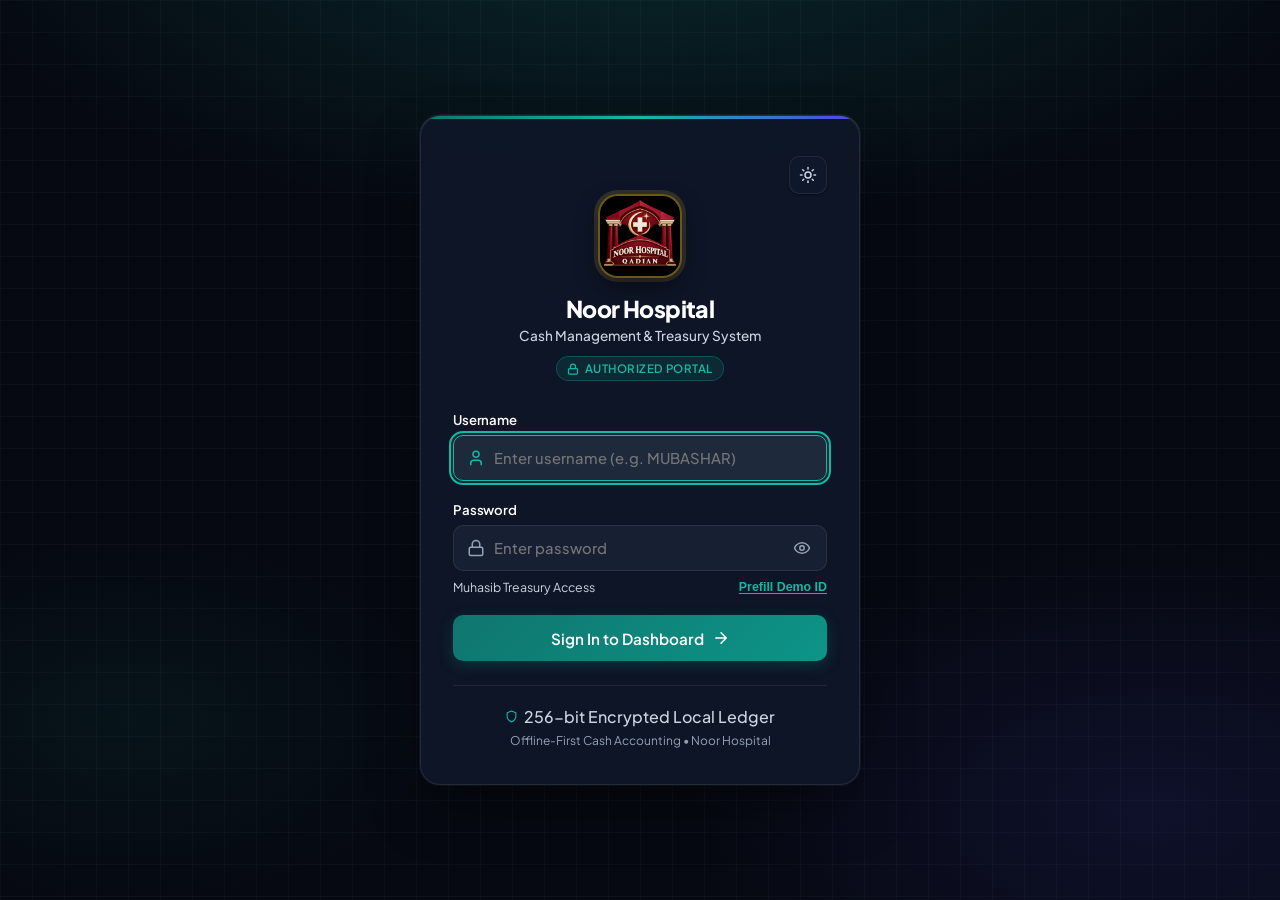
<file: index.html>
<!DOCTYPE html>
<html lang="en" data-theme="light">
<head>
  <meta charset="UTF-8">
  <meta name="viewport" content="width=device-width, initial-scale=1.0, viewport-fit=cover">
  <title>Noor Hospital - Cash Management System</title>
  <!-- SEO & Meta Tags -->
  <meta name="description" content="Offline-first cash management system for Noor Hospital to track Muhasib Cash, Hospital Collections, Slips, Bills, and Transfers.">
  <meta name="theme-color" content="#09090b">
  <meta name="apple-mobile-web-app-capable" content="yes">
  <meta name="apple-mobile-web-app-status-bar-style" content="black-translucent">
  <meta name="apple-mobile-web-app-title" content="Noor Hospital">
  <meta name="mobile-web-app-capable" content="yes">
  <meta name="format-detection" content="telephone=no">
  
  <!-- Anti-cache meta headers to ensure latest scripts are loaded -->
  <meta http-equiv="Cache-Control" content="no-cache, no-store, must-revalidate">
  <meta http-equiv="Pragma" content="no-cache">
  <meta http-equiv="Expires" content="0">
  
  <!-- Premium Fonts -->
  <link rel="preconnect" href="https://fonts.googleapis.com">
  <link rel="preconnect" href="https://fonts.gstatic.com" crossorigin>
  <link href="https://fonts.googleapis.com/css2?family=Plus+Jakarta+Sans:wght@300;400;500;600;700;800&family=JetBrains+Mono:wght@400;500;600&display=swap" rel="stylesheet">
  
  <!-- Favicon & Icons -->
  <link rel="icon" type="image/png" sizes="64x64" href="assets/favicon.png">
  <link rel="shortcut icon" href="favicon.ico">
  <link rel="apple-touch-icon" href="assets/logo.png">

  <!-- Critical Panel Visibility Rule (Guarantees only active section is visible) -->
  <style>
    .panel { display: none !important; }
    .panel.active { display: flex !important; }
  </style>
  <!-- Prevent sidebar flicker: apply collapsed state BEFORE first paint -->
  <script>
    try {
      if (localStorage.getItem('noor_sidebar_collapsed') === 'true') {
        document.documentElement.classList.add('sidebar-pre-collapsed');
      }
    } catch(e) {}
  </script>
  <style>
    html.sidebar-pre-collapsed .app-layout { grid-template-columns: 68px 1fr !important; }
    html.sidebar-pre-collapsed .sidebar { width: 68px !important; padding: 16px 8px 14px !important; overflow-x: hidden !important; }
    html.sidebar-pre-collapsed .brand-text,
    html.sidebar-pre-collapsed .nav-section-title,
    html.sidebar-pre-collapsed .sidebar-footer,
    html.sidebar-pre-collapsed .offline-status-indicator,
    html.sidebar-pre-collapsed .sync-status-indicator { display: none !important; }
    html.sidebar-pre-collapsed .sidebar-header { justify-content: center !important; margin-bottom: 16px !important; padding: 0 !important; }
    html.sidebar-pre-collapsed .brand { justify-content: center !important; }
    html.sidebar-pre-collapsed .brand-icon { width: 38px !important; height: 38px !important; }
    html.sidebar-pre-collapsed .nav-item { justify-content: center !important; padding: 10px 0 !important; border-radius: 10px !important; }
    html.sidebar-pre-collapsed .nav-item span { display: none !important; }
    html.sidebar-pre-collapsed .nav-item .badge { display: none !important; }
    html.sidebar-pre-collapsed .nav-item svg { width: 20px !important; height: 20px !important; margin: 0 !important; }
    html.sidebar-pre-collapsed .sidebar-collapse-btn svg { transform: rotate(180deg) !important; }
  </style>

  <!-- Main Stylesheet (Versioned for cache-busting) -->
  <link rel="stylesheet" href="assets/app.css?v=20261118_4">
  <link rel="stylesheet" href="assets/staff-receipts.css?v=20261010_17">
  <link rel="stylesheet" href="assets/cash-borrow.css?v=20261013_10">
  <link rel="stylesheet" href="assets/notepad.css?v=20261014_27">
  
  <!-- Excel Library (SheetJS) Loaded Locally -->
  <script src="assets/xlsx.min.js" defer></script>
  <!-- Chart.js Library Loaded Locally -->
  <script src="assets/chart.min.js" defer></script>
  <!-- Main Application Logic (Versioned for cache-busting) -->
  <script src="assets/app.js?v=20261121_2" defer></script>
  <script src="assets/staff-receipts.js?v=20261105_1" defer></script>
  <script src="assets/cash-borrow.js?v=20261014_22" defer></script>
  <script src="assets/notepad.js?v=20261014_27" defer></script>
</head>
<body>

  <!-- Toast Notification System -->
  <div id="toast-container" class="toast-container" aria-live="polite"></div>

  <!-- Login Screen -->
  <div id="login-screen" class="login-screen" style="display: none;" role="region" aria-label="Sign In Portal">
    <div class="login-container">
      <!-- Main Login Card -->
      <div class="login-card" id="login-card">
        <!-- Top control bar (Theme toggle inside card) -->
        <div class="login-top-bar">
          <button type="button" class="login-theme-btn" id="login-theme-toggle" aria-label="Toggle light/dark theme" title="Toggle Theme">
            <svg id="login-theme-icon" viewBox="0 0 24 24" fill="none" stroke="currentColor" stroke-width="2" stroke-linecap="round" stroke-linejoin="round">
              <circle cx="12" cy="12" r="4"/><path d="M12 2v2M12 20v2M4.93 4.93l1.41 1.41M17.66 17.66l1.41 1.41M2 12h2M20 12h2M6.34 17.66l-1.41 1.41M19.07 4.93l-1.41 1.41"/>
            </svg>
          </button>
        </div>
        <div class="login-brand">
          <div class="brand-icon brand-icon-img" aria-hidden="true">
            <img src="assets/logo.png" alt="Noor Hospital Qadian Logo" class="login-brand-logo">
          </div>
          <h2>Noor Hospital</h2>
          <p>Cash Management & Treasury System</p>
          <div class="login-secure-badge">
            <svg viewBox="0 0 24 24" fill="none" stroke="currentColor" stroke-width="2.5" stroke-linecap="round" stroke-linejoin="round">
              <rect width="18" height="11" x="3" y="11" rx="2" ry="2"/><path d="M7 11V7a5 5 0 0 1 10 0v4"/>
            </svg>
            <span>Authorized Portal</span>
          </div>
        </div>

        <!-- Inline Error Banner -->
        <div id="login-error-banner" class="login-error-banner" role="alert" aria-live="assertive">
          <svg viewBox="0 0 24 24" fill="none" stroke="currentColor" stroke-width="2" stroke-linecap="round" stroke-linejoin="round">
            <circle cx="12" cy="12" r="10"/><line x1="12" y1="8" x2="12" y2="12"/><line x1="12" y1="16" x2="12.01" y2="16"/>
          </svg>
          <span id="login-error-text">Invalid username or password</span>
        </div>

        <form id="form-login" novalidate>
          <div class="login-field">
            <div class="login-field-header">
              <label for="login-username">Username</label>
            </div>
            <div class="login-input-wrapper">
              <svg class="login-input-icon" viewBox="0 0 24 24" fill="none" stroke="currentColor" stroke-width="2" stroke-linecap="round" stroke-linejoin="round">
                <path d="M19 21v-2a4 4 0 0 0-4-4H9a4 4 0 0 0-4 4v2"/><circle cx="12" cy="7" r="4"/>
              </svg>
              <input type="text" id="login-username" class="login-input" placeholder="Enter username (e.g. MUBASHAR)" required autocomplete="username" autocapitalize="characters" spellcheck="false">
            </div>
          </div>

          <div class="login-field">
            <div class="login-field-header">
              <label for="login-password">Password</label>
            </div>
            <div class="login-input-wrapper">
              <svg class="login-input-icon" viewBox="0 0 24 24" fill="none" stroke="currentColor" stroke-width="2" stroke-linecap="round" stroke-linejoin="round">
                <rect width="18" height="11" x="3" y="11" rx="2" ry="2"/><path d="M7 11V7a5 5 0 0 1 10 0v4"/>
              </svg>
              <input type="password" id="login-password" class="login-input" placeholder="Enter password" required autocomplete="current-password">
              <button type="button" class="login-password-toggle" id="btn-toggle-password" aria-label="Show password" aria-pressed="false" tabindex="-1">
                <svg id="icon-pw-eye" viewBox="0 0 24 24" fill="none" stroke="currentColor" stroke-width="2" stroke-linecap="round" stroke-linejoin="round">
                  <path d="M2 12s3-7 10-7 10 7 10 7-3 7-10 7-10-7-10-7Z"/><circle cx="12" cy="12" r="3"/>
                </svg>
              </button>
            </div>
            <div class="login-quick-helper">
              <span>Muhasib Treasury Access</span>
              <button type="button" class="login-preset-btn" id="btn-quick-fill">Prefill Demo ID</button>
            </div>
          </div>

          <button type="submit" id="btn-login-submit" class="btn-login">
            <div class="login-spinner"></div>
            <span class="login-btn-text">Sign In to Dashboard</span>
            <svg viewBox="0 0 24 24" fill="none" stroke="currentColor" stroke-width="2" stroke-linecap="round" stroke-linejoin="round">
              <path d="M5 12h14M12 5l7 7-7 7"/>
            </svg>
          </button>
        </form>

        <div class="login-footer">
          <div class="security-note">
            <svg viewBox="0 0 24 24" fill="none" stroke="currentColor" stroke-width="2" stroke-linecap="round" stroke-linejoin="round">
              <path d="M12 22s8-4 8-10V5l-8-3-8 3v7c0 6 8 10 8 10z"/>
            </svg>
            <span>256-bit Encrypted Local Ledger</span>
          </div>
          <p>Offline-First Cash Accounting &bull; Noor Hospital</p>
        </div>
      </div>
    </div>
  </div>

  <div class="app-layout">
    <!-- Mobile Sidebar Drawer Backdrop -->
    <div class="sidebar-backdrop" id="sidebar-backdrop"></div>

    <!-- Navigation Sidebar -->
    <aside class="sidebar" id="sidebar">
      <div class="sidebar-header">
        <div class="brand" role="button" tabindex="0" onclick="app.ui.switchTab('dashboard')" onkeydown="if(event.key==='Enter'||event.key===' ')app.ui.switchTab('dashboard')" title="Go to Overview Dashboard" style="cursor: pointer;">
          <div class="brand-icon brand-icon-img">
            <img src="assets/logo.png" alt="Noor Hospital Logo" class="sidebar-brand-logo">
          </div>
          <div class="brand-text">
            <div class="brand-title-row">
              <h2>Noor Hospital</h2>
              <span class="brand-badge">FINANCE</span>
            </div>
            <p>Cash & Treasury OS</p>
          </div>
        </div>
        <button class="mobile-close-btn" id="mobile-close-btn" aria-label="Close menu">
          <svg viewBox="0 0 24 24" fill="none" stroke="currentColor" stroke-width="2" stroke-linecap="round" stroke-linejoin="round"><path d="M18 6 6 18M6 6l12 12"/></svg>
        </button>
        <button class="sidebar-collapse-btn" id="sidebar-collapse-btn" aria-label="Toggle sidebar" title="Collapse sidebar">
          <svg viewBox="0 0 24 24" fill="none" stroke="currentColor" stroke-width="2" stroke-linecap="round" stroke-linejoin="round"><path d="M15 18l-6-6 6-6"/></svg>
        </button>
      </div>

      <nav class="sidebar-nav">
        <!-- Group 1: Command Center -->
        <div class="nav-section-title">COMMAND CENTER</div>
        <button class="nav-item active" data-panel="dashboard" title="Overview Dashboard">
          <svg viewBox="0 0 24 24" fill="none" stroke="currentColor" stroke-width="2" stroke-linecap="round" stroke-linejoin="round"><rect width="7" height="9" x="3" y="3" rx="1"/><rect width="7" height="5" x="14" y="3" rx="1"/><rect width="7" height="9" x="14" y="12" rx="1"/><rect width="7" height="5" x="3" y="16" rx="1"/></svg>
          <span>Overview Dashboard</span>
        </button>

        <!-- Group 2: Muhasib Float & Advances -->
        <div class="nav-section-title">MUHASIB (FLOAT & ADVANCES)</div>
        <button class="nav-item" data-panel="advance-cash" title="Muhasib Cash (Float)">
          <svg viewBox="0 0 24 24" fill="none" stroke="currentColor" stroke-width="2" stroke-linecap="round" stroke-linejoin="round"><path d="M12 2v20M17 5H9.5a3.5 3.5 0 0 0 0 7h5a3.5 3.5 0 0 1 0 7H6"/></svg>
          <span>Muhasib Cash (Float)</span>
        </button>
        <button class="nav-item" data-panel="advance-bills" title="Muhasib Bills">
          <svg viewBox="0 0 24 24" fill="none" stroke="currentColor" stroke-width="2" stroke-linecap="round" stroke-linejoin="round"><path d="M15 2H6a2 2 0 0 0-2 2v16a2 2 0 0 0 2 2h12a2 2 0 0 0 2-2V7Z"/><path d="M14 2v4a2 2 0 0 0 2 2h4M10 9H8M16 13H8M16 17H8"/></svg>
          <span>Muhasib Bills</span>
          <span class="badge" id="sidebar-advance-bills-badge">0</span>
        </button>
        <button class="nav-item" data-panel="advance-cleared" title="Muhasib Bill Sayer (Cleared)">
          <svg viewBox="0 0 24 24" fill="none" stroke="currentColor" stroke-width="2" stroke-linecap="round" stroke-linejoin="round"><path d="M20 6 9 17l-5-5"/></svg>
          <span>Muhasib Bill Sayer</span>
          <span class="badge" id="sidebar-advance-cleared-badge">0</span>
        </button>
        <button class="nav-item" data-panel="advance-slips" title="Muhasib Advance Slips">
          <svg viewBox="0 0 24 24" fill="none" stroke="currentColor" stroke-width="2" stroke-linecap="round" stroke-linejoin="round"><path d="M4 2v20l2-1 2 1 2-1 2 1 2-1 2 1 2-1 2 1V2l-2 1-2-1-2 1-2-1-2 1-2-1-2 1Z"/><path d="M14 8H8M16 12H8M13 16H8"/></svg>
          <span>Muhasib Advance Slips</span>
          <span class="badge" id="sidebar-advance-slips-badge">0</span>
        </button>

        <!-- Group 3: Hospital Collections & Bills -->
        <div class="nav-section-title">HOSPITAL (COLLECTIONS & BILLS)</div>
        <button class="nav-item" data-panel="hospital-cash" title="Hospital Cash (Counter)">
          <svg viewBox="0 0 24 24" fill="none" stroke="currentColor" stroke-width="2" stroke-linecap="round" stroke-linejoin="round"><rect width="20" height="12" x="2" y="6" rx="2"/><circle cx="12" cy="12" r="2"/><path d="M6 12h.01M18 12h.01"/></svg>
          <span>Hospital Cash (Counter)</span>
        </button>
        <button class="nav-item" data-panel="bills" title="Hospital Bills">
          <svg viewBox="0 0 24 24" fill="none" stroke="currentColor" stroke-width="2" stroke-linecap="round" stroke-linejoin="round"><path d="M21 16V8a2 2 0 0 0-1-1.73l-7-4a2 2 0 0 0-2 0l-7 4A2 2 0 0 0 3 8v8a2 2 0 0 0 1 1.73l7 4a2 2 0 0 0 2 0l7-4A2 2 0 0 0 21 16z"/><path d="M3.27 6.96 12 12.01l8.73-5.05M12 22.08V12"/></svg>
          <span>Hospital Bills</span>
          <span class="badge" id="sidebar-bills-badge">0</span>
        </button>
        <button class="nav-item" data-panel="hospital-cleared" title="Hospital Bill Sayer (Cleared)">
          <svg viewBox="0 0 24 24" fill="none" stroke="currentColor" stroke-width="2" stroke-linecap="round" stroke-linejoin="round"><path d="M20 6 9 17l-5-5"/></svg>
          <span>Hospital Bill Sayer</span>
          <span class="badge badge-emerald" id="sidebar-hospital-cleared-badge">0</span>
        </button>
        <button class="nav-item" data-panel="temp-slips" title="Hospital Advance Slips">
          <svg viewBox="0 0 24 24" fill="none" stroke="currentColor" stroke-width="2" stroke-linecap="round" stroke-linejoin="round"><path d="M15 2H6a2 2 0 0 0-2 2v16a2 2 0 0 0 2 2h12a2 2 0 0 0 2-2V7Z"/><path d="M14 2v4a2 2 0 0 0 2 2h4M10 9H8M16 13H8M16 17H8"/></svg>
          <span>Hospital Advance Slips</span>
          <span class="badge" id="sidebar-temp-slips-badge">0</span>
        </button>
        <button class="nav-item" data-panel="hospital-deposits" title="Hospital Deposits">
          <svg viewBox="0 0 24 24" fill="none" stroke="currentColor" stroke-width="2" stroke-linecap="round" stroke-linejoin="round"><path d="M17 6h5v11a3 3 0 0 1-3 3H5a3 3 0 0 1-3-3V5a3 3 0 0 1 3-3h8"/><path d="M16 19h6M16 15h6M16 11h6M2 10h11"/></svg>
          <span>Hospital Deposits</span>
        </button>
        <button class="nav-item" data-panel="accounts" title="Accounts Department">
          <svg viewBox="0 0 24 24" fill="none" stroke="currentColor" stroke-width="2" stroke-linecap="round" stroke-linejoin="round"><path d="M4 4h16c1.1 0 2 .9 2 2v12c0 1.1-.9 2-2 2H4c-1.1 0-2-.9-2-2V6c0-1.1.9-2 2-2z"></path><polyline points="22,6 12,13 2,6"></polyline></svg>
          <span>Accounts Department</span>
        </button>

        <!-- Group 4: Reconciliation & Audit -->
        <div class="nav-section-title">RECONCILIATION & AUDIT</div>
        <button class="nav-item" data-panel="upi-reconciliation" title="UPI Reconciliation">
          <svg viewBox="0 0 24 24" fill="none" stroke="currentColor" stroke-width="2" stroke-linecap="round" stroke-linejoin="round"><rect width="14" height="20" x="5" y="2" rx="2"/><path d="M12 18h.01M9 6h6M9 10h6"/></svg>
          <span>UPI Reconciliation</span>
          <span class="badge badge-sky" id="sidebar-upi-badge">0</span>
        </button>
        <button class="nav-item" data-panel="staff-receipts" title="Advance Receipts Register">
          <svg viewBox="0 0 24 24" fill="none" stroke="currentColor" stroke-width="2" stroke-linecap="round" stroke-linejoin="round"><path d="M4 2v20l2-1 2 1 2-1 2 1 2-1 2 1 2-1 2 1V2l-2 1-2-1-2 1-2-1-2 1-2-1-2 1Z"/><path d="M8 7h8M8 11h8M8 15h5"/></svg>
          <span>Advance Receipts</span>
          <span class="badge" id="sidebar-receipts-badge">0</span>
        </button>
        <button class="nav-item" data-panel="cash-borrow" title="Cash Borrowing & Settlement">
          <svg viewBox="0 0 24 24" fill="none" stroke="currentColor" stroke-width="2" stroke-linecap="round" stroke-linejoin="round"><path d="m16 3 4 4-4 4"/><path d="M20 7H4"/><path d="m8 21-4-4 4-4"/><path d="M4 17h16"/></svg>
          <span>Cash Borrowing Register</span>
          <span class="badge badge-amber" id="sidebar-borrow-badge" style="display:none">0</span>
        </button>

        <!-- Group 5: Master Directories & Setup -->
        <div class="nav-section-title">MASTER DIRECTORIES & SETUP</div>
        <button class="nav-item" data-panel="vendors" title="Vendor & Staff Directory">
          <svg viewBox="0 0 24 24" fill="none" stroke="currentColor" stroke-width="2" stroke-linecap="round" stroke-linejoin="round"><path d="M16 21v-2a4 4 0 0 0-4-4H6a4 4 0 0 0-4 4v2"/><circle cx="9" cy="7" r="4"/><path d="M22 21v-2a4 4 0 0 0-3-3.87"/><path d="M16 3.13a4 4 0 0 1 0 7.75"/></svg>
          <span>Vendor & Staff Directory</span>
          <span class="badge" id="nav-vendors-badge">0</span>
        </button>
        <button class="nav-item" data-panel="heads" title="Expense Heads">
          <svg viewBox="0 0 24 24" fill="none" stroke="currentColor" stroke-width="2" stroke-linecap="round" stroke-linejoin="round"><path d="M4 19.5A2.5 2.5 0 0 1 6.5 17H20"/><path d="M6.5 2H20v20H6.5A2.5 2.5 0 0 1 4 19.5v-15A2.5 2.5 0 0 1 6.5 2z"/></svg>
          <span>Expense Heads</span>
          <span class="badge" id="nav-heads-badge">0</span>
        </button>

        <!-- Group 6: Statements & Intelligence -->
        <div class="nav-section-title">STATEMENTS & INTELLIGENCE</div>
        <button class="nav-item" data-panel="balance-sheet" title="Real-time Balance Sheet">
          <svg viewBox="0 0 24 24" fill="none" stroke="currentColor" stroke-width="2" stroke-linecap="round" stroke-linejoin="round"><path d="M3 3v18h18M18.7 8l-5.1 5.2-2.8-2.7L7 14.3"/></svg>
          <span>Real-time Balance Sheet</span>
        </button>
        <button class="nav-item" data-panel="reports" title="Financial Reports Centre">
          <svg viewBox="0 0 24 24" fill="none" stroke="currentColor" stroke-width="2" stroke-linecap="round" stroke-linejoin="round"><path d="M21.21 15.89A10 10 0 1 1 8 2.83M22 12A10 10 0 0 0 12 2v10z"/></svg>
          <span>Financial Reports Centre</span>
        </button>
        <button class="nav-item" data-panel="notepad" title="Notepad Quick Notes">
          <svg viewBox="0 0 24 24" fill="none" stroke="currentColor" stroke-width="2" stroke-linecap="round" stroke-linejoin="round"><path d="M14.5 2H6a2 2 0 0 0-2 2v16a2 2 0 0 0 2 2h12a2 2 0 0 0 2-2V7.5L14.5 2z"/><polyline points="14 2 14 8 20 8"/><line x1="16" y1="13" x2="8" y2="13"/><line x1="16" y1="17" x2="8" y2="17"/><line x1="10" y1="9" x2="8" y2="9"/></svg>
          <span>Notepad</span>
          <span class="badge badge-amber" id="sidebar-notepad-badge" style="display:none">0</span>
        </button>

        <!-- Group 7: System Settings (Last) -->
        <div class="nav-section-title">SETTINGS</div>
        <button class="nav-item" data-panel="settings" title="Backup, Sync & Settings">
          <svg viewBox="0 0 24 24" fill="none" stroke="currentColor" stroke-width="2" stroke-linecap="round" stroke-linejoin="round"><path d="M12.22 2h-.44a2 2 0 0 0-2 2v.18a2 2 0 0 1-1 1.73l-.43.25a2 2 0 0 1-2 0l-.15-.08a2 2 0 0 0-2.73.73l-.22.38a2 2 0 0 0 .73 2.73l.15.1a2 2 0 0 1 1 1.72v.51a2 2 0 0 1-1 1.74l-.15.09a2 2 0 0 0-.73 2.73l.22.38a2 2 0 0 0 2.73.73l.15-.08a2 2 0 0 1 2 0l.43.25a2 2 0 0 1 1 1.73V20a2 2 0 0 0 2 2h.44a2 2 0 0 0 2-2v-.18a2 2 0 0 1 1-1.73l.43-.25a2 2 0 0 1 2 0l.15.08a2 2 0 0 0 2.73-.73l.22-.39a2 2 0 0 0-.73-2.73l-.15-.08a2 2 0 0 1-1-1.74v-.5a2 2 0 0 1 1-1.74l.15-.1a2 2 0 0 0 .73-2.73l-.22-.38a2 2 0 0 0-2.73-.73l-.15.08a2 2 0 0 1-2 0l-.43-.25a2 2 0 0 1-1-1.73V4a2 2 0 0 0-2-2z"/><circle cx="12" cy="12" r="3"/></svg>
          <span>Backup, Sync & Settings</span>
        </button>
      </nav>

      <div class="sidebar-footer">
        <div class="sidebar-user-pill">
          <div class="user-avatar-dot">M</div>
          <div class="user-info-text">
            <span class="user-name">Mubashar Ali</span>
            <span class="user-role">Muhasib • Treasury Active</span>
          </div>
        </div>
        <div class="sidebar-footer-controls">
          <div class="offline-status-indicator" title="Local IndexedDB active. Offline entries sync automatically.">
            <span class="status-dot online"></span>
            <span class="status-text">Offline-First Engine</span>
          </div>
          <div class="theme-toggle-group">
            <button class="theme-btn" id="theme-light-btn" aria-label="Light mode" title="Light theme">
              <svg viewBox="0 0 24 24" fill="none" stroke="currentColor" stroke-width="2"><circle cx="12" cy="12" r="4"/><path d="M12 2v2M12 20v2M4.93 4.93l1.41 1.41M17.66 17.66l1.41 1.41M2 12h2M20 12h2M6.34 17.66l-1.41 1.41M19.07 4.93l-1.41 1.41"/></svg>
            </button>
            <button class="theme-btn active" id="theme-dark-btn" aria-label="Dark mode" title="Dark theme">
              <svg viewBox="0 0 24 24" fill="none" stroke="currentColor" stroke-width="2"><path d="M12 3a6 6 0 0 0 9 9 9 9 0 1 1-9-9Z"/></svg>
            </button>
          </div>
        </div>
        <button type="button" class="sidebar-logout-btn" id="btn-sidebar-logout" onclick="app.auth.logout()" title="Logout / Sign Out">
          <svg viewBox="0 0 24 24" fill="none" stroke="currentColor" stroke-width="2" stroke-linecap="round" stroke-linejoin="round" style="width: 15px; height: 15px;"><path d="M9 21H5a2 2 0 0 1-2-2V5a2 2 0 0 1 2-2h4M16 17l5-5-5-5M21 12H9"/></svg>
          <span>Logout</span>
        </button>
      </div>
    </aside>

    <!-- Main Workspace -->
    <main class="main-content">
      
      <!-- Top Status Header Bar -->
      <header class="top-bar">
        <div class="top-bar-row">
          <div class="top-bar-left">
            <button class="mobile-menu-btn" id="mobile-menu-btn" aria-label="Open menu">
              <svg viewBox="0 0 24 24" fill="none" stroke="currentColor" stroke-width="2" stroke-linecap="round" stroke-linejoin="round"><line x1="4" x2="20" y1="12" y2="12"/><line x1="4" x2="20" y1="6" y2="6"/><line x1="4" x2="20" y1="18" y2="18"/></svg>
            </button>
            <img src="assets/logo.png" alt="Noor Hospital Logo" class="topbar-mobile-logo" role="button" tabindex="0" onclick="app.ui.switchTab('dashboard')" onkeydown="if(event.key==='Enter'||event.key===' ')app.ui.switchTab('dashboard')" title="Go to Overview Dashboard" style="cursor: pointer;">
            <div class="top-bar-title-wrap">
              <h1 class="panel-heading" id="main-panel-title">Overview Dashboard</h1>
            </div>
          </div>
          <div class="sync-status-indicator" id="sync-status-indicator">
            <span class="sync-status-dot" id="sync-status-dot"></span>
            <span class="sync-status-text" id="sync-status-text">Checking...</span>
          </div>
          <div class="top-bar-right">
            <!-- Mobile Theme Toggle Button -->
            <button class="mobile-theme-btn" id="mobile-theme-btn" aria-label="Toggle theme">
              <svg class="theme-icon-sun" viewBox="0 0 24 24" fill="none" stroke="currentColor" stroke-width="2"><circle cx="12" cy="12" r="4"/><path d="M12 2v2M12 20v2M4.93 4.93l1.41 1.41M17.66 17.66l1.41 1.41M2 12h2M20 12h2M6.34 17.66l-1.41 1.41M19.07 4.93l-1.41 1.41"/></svg>
              <svg class="theme-icon-moon" style="display:none;" viewBox="0 0 24 24" fill="none" stroke="currentColor" stroke-width="2"><path d="M12 3a6 6 0 0 0 9 9 9 9 0 1 1-9-9Z"/></svg>
            </button>
            <!-- Logged-in User Display -->
            <div class="user-profile-badge" id="user-profile-badge" title="Authenticated User">
              <svg viewBox="0 0 24 24" fill="none" stroke="currentColor" stroke-width="2" style="width: 14px; height: 14px; color: var(--primary);"><path d="M20 21v-2a4 4 0 0 0-4-4H8a4 4 0 0 0-4 4v2"/><circle cx="12" cy="7" r="4"/></svg>
              <span id="user-display-name">MUBASHAR</span>
            </div>
          </div>
        </div>
      </header>

      <!-- PANELS (Tab Content) -->
      <div class="panel-container">

        <!-- 1. OVERVIEW DASHBOARD PANEL -->
        <section class="panel active" id="panel-dashboard">
          
          <!-- Executive Cash Command Bar -->
          <div class="dash-exec-hero">
            <div class="dash-exec-header">
              <div class="dash-exec-info">
                <div class="dash-status-row">
                  <div class="dash-status-pill">
                    <span class="live-pulse"></span>
                    <span>Audit Verified • Treasury Active</span>
                  </div>
                </div>
                <h2 class="dash-exec-title">Noor Hospital Cash Control System</h2>
                <p class="dash-exec-subtitle">Consolidated liquid cash positions, departmental imprest floats, and real-time liabilities.</p>
              </div>

              <!-- Quick Action Command Strip -->
              <div class="dash-quick-actions">
                <button type="button" class="dash-action-btn" onclick="app.ui.openBillModal('advance')" title="Add Muhasib Bill [Ctrl+M]">
                  <svg viewBox="0 0 24 24" fill="none" stroke="currentColor" stroke-width="2"><path d="M14 2H6a2 2 0 0 0-2 2v16a2 2 0 0 0 2 2h12a2 2 0 0 0 2-2V7Z"/><path d="M14 2v4a2 2 0 0 0 2 2h4M10 9H8M16 13H8M16 17H8"/></svg>
                  <span>Muhasib Bill</span>
                  <kbd class="kbd-hint">Ctrl+M</kbd>
                </button>
                <button type="button" class="dash-action-btn" onclick="app.ui.openModal('dialog-slip-add', 'advance')" title="Add Muhasib Advance Slip [Ctrl+Shift+M]">
                  <svg viewBox="0 0 24 24" fill="none" stroke="currentColor" stroke-width="2"><path d="M12 5v14M5 12h14"/></svg>
                  <span>Muhasib Adv</span>
                  <kbd class="kbd-hint">Ctrl+⇧M</kbd>
                </button>
                <button type="button" class="dash-action-btn" onclick="app.ui.openBillModal('hospital')" title="Add Hospital Bill [Ctrl+H]">
                  <svg viewBox="0 0 24 24" fill="none" stroke="currentColor" stroke-width="2"><path d="M14 2H6a2 2 0 0 0-2 2v16a2 2 0 0 0 2 2h12a2 2 0 0 0 2-2V7Z"/><path d="M14 2v4a2 2 0 0 0 2 2h4M10 9H8M16 13H8M16 17H8"/></svg>
                  <span>Hospital Bill</span>
                  <kbd class="kbd-hint">Ctrl+H</kbd>
                </button>
                <button type="button" class="dash-action-btn" onclick="app.ui.openModal('dialog-slip-add', 'hospital')" title="Add Hospital Advance Slip [Ctrl+Shift+H]">
                  <svg viewBox="0 0 24 24" fill="none" stroke="currentColor" stroke-width="2"><path d="M12 5v14M5 12h14"/></svg>
                  <span>Hospital Adv</span>
                  <kbd class="kbd-hint">Ctrl+⇧H</kbd>
                </button>
                <button type="button" class="dash-action-btn" onclick="if(window.app&&app.receipts)app.receipts.openAddModal()" title="Issue Staff Cash Advance Slip [Ctrl+S]">
                  <svg viewBox="0 0 24 24" fill="none" stroke="currentColor" stroke-width="2"><path d="M4 2v20l2-1 2 1 2-1 2 1 2-1 2 1 2-1 2 1V2l-2 1-2-1-2 1-2-1-2 1Z"/><path d="M8 7h8M8 11h8M8 15h5"/></svg>
                  <span>Staff Receipt</span>
                  <kbd class="kbd-hint">Ctrl+S</kbd>
                </button>
                <button type="button" id="btn-quick-cash-borrow" class="dash-action-btn" onclick="(window.CashBorrow||(window.app&&app.cashBorrow)||{}).openAddModal&&((window.CashBorrow||app.cashBorrow).openAddModal())" title="Record Cash Borrowing / Transfer (Hospital ⇄ Muhasib) [Ctrl+B / Alt+B]">
                  <svg viewBox="0 0 24 24" fill="none" stroke="currentColor" stroke-width="2"><path d="m16 3 4 4-4 4"/><path d="M20 7H4"/><path d="m8 21-4-4 4-4"/><path d="M4 17h16"/></svg>
                  <span>Cash Borrow</span>
                  <kbd class="kbd-hint">Ctrl+B</kbd>
                </button>
              </div>
            </div>

            <!-- Primary 4 Financial Pillars Strip (Executive Hierarchy) -->
            <div class="dash-pillar-grid">
              
              <!-- Pillar 1: Total Liquid Cash With Me (King Metric) -->
              <div class="dash-pillar-card pillar-hero-liquid" style="cursor:pointer;" onclick="document.querySelector('[data-panel=\'balance-sheet\']').click()" title="View Balance Sheet">
                <div class="pillar-card-top">
                  <span class="pillar-label">Total Liquid Cash With Me</span>
                  <span class="pillar-pill pill-liquid">Primary Reserve</span>
                </div>
                <div class="pillar-val" id="dash-total-cash-me">₹0.00</div>
                <div class="pillar-meta">
                  <span class="pillar-meta-dot"></span>
                  <span>Muhasib Float + Hospital Cash available in treasury</span>
                </div>
              </div>

              <!-- Pillar 2: Muhasib Float Available -->
              <div class="dash-pillar-card pillar-muhasib" style="cursor:pointer;" onclick="document.querySelector('[data-panel=\'advance-cash\']').click()" title="View Muhasib Cash">
                <div class="pillar-card-top">
                  <span class="pillar-label">Current Muhasib Float</span>
                  <span class="pillar-pill pill-muhasib">Float Active</span>
                </div>
                <div class="pillar-val text-muhasib" id="hero-adv-cash">—</div>
                <div class="pillar-meta">
                  <span>Available with Muhasib • Total received:</span>
                  <strong class="pillar-sub-amt" id="dash-total-advance-received">₹0.00</strong>
                </div>
              </div>

              <!-- Pillar 3: Hospital Cash Available -->
              <div class="dash-pillar-card pillar-hospital" style="cursor:pointer;" onclick="document.querySelector('[data-panel=\'hospital-cash\']').click()" title="View Hospital Cash">
                <div class="pillar-card-top">
                  <span class="pillar-label">Current Hospital Cash</span>
                  <span class="pillar-pill pill-hospital">Collections</span>
                </div>
                <div class="pillar-val text-hospital" id="hero-hosp-cash">—</div>
                <div class="pillar-meta">
                  <span>Cash collection balance • Gross inflow:</span>
                  <strong class="pillar-sub-amt" id="dash-total-hospital-collected">₹0.00</strong>
                </div>
              </div>

              <!-- Pillar 4: Total Pending Bills & Slips -->
              <div class="dash-pillar-card pillar-pending" style="cursor:pointer;" onclick="document.querySelector('[data-panel=\'bills\']').click()" title="View Pending Bills">
                <div class="pillar-card-top">
                  <span class="pillar-label">Total Pending Bills</span>
                  <span class="pillar-pill pill-pending">Unsettled</span>
                </div>
                <div class="pillar-val text-pending" id="hero-pending">—</div>
                <div class="pillar-meta">
                  <span>Muhasib bills:</span>
                  <strong class="pillar-sub-amt" id="hero-pending-adv">₹0.00</strong>
                </div>
                <div class="pillar-meta">
                  <span>Hospital bills:</span>
                  <strong class="pillar-sub-amt" id="hero-pending-hosp">₹0.00</strong>
                </div>
              </div>

            </div>
          </div>

          <!-- Executive Inter-Cash Liability Alert Banner (Hospital ⇄ Muhasib) -->
          <div class="cash-borrow-hero-banner is-balanced" id="dash-cash-borrow-banner"></div>

          <!-- Main Financial Metrics — Grouped: Muhasib | Hospital | UPI | Overall -->
          <div class="dash-groups">

            <!-- GROUP 1: Muhasib Float Treasury -->
            <div class="dash-group dash-group-muhasib">
              <div class="dash-group-head">
                <div class="dash-group-head-left">
                  <span class="dash-group-dot"></span>
                  <div>
                    <div class="dash-group-title">Muhasib Cash Float</div>
                  </div>
                </div>
                <span class="dash-dept-tag tag-muhasib">MUHASIB TREASURY</span>
              </div>
              <div class="metrics-grid">
                <!-- 1. Current Muhasib Cash Available (Hero Highlight Card - In Hand) -->
                <div class="card metric-card card-current-cash card-current-cash-muhasib" style="cursor: pointer;" onclick="document.querySelector('[data-panel=\'advance-cash\']').click()">
                  <div class="card-metric-header">
                    <span class="card-metric-title-wrap">
                      <span>Current Muhasib Cash Available</span>
                      <span class="cash-status-pill"><span class="cash-pulse-dot"></span>In Hand</span>
                    </span>
                    <span class="metric-icon">
                      <svg viewBox="0 0 24 24" fill="none" stroke="currentColor" stroke-width="2"><rect width="20" height="12" x="2" y="6" rx="2"/><circle cx="12" cy="12" r="2"/></svg>
                    </span>
                  </div>
                  <div class="card-metric-value text-error" id="dash-advance-cash">₹0.00</div>
                  <div class="card-metric-footer">
                    <span id="dash-advance-cash-sub">Active float balance available in hand</span>
                  </div>
                </div>

                <!-- 2. Muhasib Advance Slips (Moved to 2nd position) -->
                <div class="card metric-card card-pending" style="cursor: pointer;" onclick="document.querySelector('[data-panel=\'advance-slips\']').click()">
                  <div class="card-metric-header">
                    <span>Muhasib Advance Slips</span>
                    <span class="metric-icon">
                      <svg viewBox="0 0 24 24" fill="none" stroke="currentColor" stroke-width="2"><path d="M4 2v20l2-1 2 1 2-1 2 1 2-1 2 1 2-1 2 1V2l-2 1-2-1-2 1-2-1-2 1Z"/><path d="M14 8H8M16 12H8M13 16H8"/></svg>
                    </span>
                  </div>
                  <div class="card-metric-value" id="dash-advance-slips-total">₹0.00</div>
                  <div class="card-metric-footer">
                    <span id="dash-advance-slips-count">0 slips • Click to open register</span>
                  </div>
                </div>

                <!-- 3. Muhasib Total Cash -->
                <div class="card metric-card card-gradient-secondary" style="cursor: pointer;" onclick="document.querySelector('[data-panel=\'advance-cash\']').click()">
                  <div class="card-metric-header">
                    <span>Muhasib Total Cash</span>
                    <span class="metric-icon">
                      <svg viewBox="0 0 24 24" fill="none" stroke="currentColor" stroke-width="2"><path d="M12 2v20M17 5H9.5a3.5 3.5 0 0 0 0 7h5a3.5 3.5 0 0 1 0 7H6"/></svg>
                    </span>
                  </div>
                  <div class="card-metric-value" id="dash-advance-total-cash">₹0.00</div>
                  <div class="card-metric-footer">
                    <span>Gross cash received including opening balance</span>
                  </div>
                </div>

                <!-- 4. Muhasib Bills Pending -->
                <div class="card metric-card card-imprest" style="cursor: pointer;" onclick="document.querySelector('[data-panel=\'advance-bills\']').click()">
                  <div class="card-metric-header">
                    <span>Muhasib Bills Pending</span>
                    <span class="metric-icon">
                      <svg viewBox="0 0 24 24" fill="none" stroke="currentColor" stroke-width="2"><path d="M15 2H6a2 2 0 0 0-2 2v16a2 2 0 0 0 2 2h12a2 2 0 0 0 2-2V7Z"/><path d="M14 2v4a2 2 0 0 0 2 2h4M10 9H8M16 13H8M16 17H8"/></svg>
                    </span>
                  </div>
                  <div class="card-metric-value" id="dash-advance-bills-pending">₹0.00</div>
                  <div class="card-metric-footer">
                    <span>Unsettled bills against Muhasib float</span>
                  </div>
                </div>

                <!-- 5. Muhasib Bill Sayer (Cleared) -->
                <div class="card metric-card card-gradient-accent" style="cursor: pointer;" onclick="document.querySelector('[data-panel=\'advance-cleared\']').click()">
                  <div class="card-metric-header">
                    <span>Muhasib Bill Sayer (Cleared)</span>
                    <span class="metric-icon">
                      <svg viewBox="0 0 24 24" fill="none" stroke="currentColor" stroke-width="2"><path d="M20 6 9 17l-5-5"/></svg>
                    </span>
                  </div>
                  <div class="card-metric-value" id="dash-advance-cleared-total">₹0.00</div>
                  <div class="card-metric-footer">
                    <span id="dash-advance-cleared-count">0 bills • Click to open register</span>
                  </div>
                </div>
              </div>
            </div>

            <!-- GROUP 2: Hospital Collections & Amanat -->
            <div class="dash-group dash-group-hospital">
              <div class="dash-group-head">
                <div class="dash-group-head-left">
                  <span class="dash-group-dot"></span>
                  <div>
                    <div class="dash-group-title">Hospital Cash Collections</div>
                  </div>
                </div>
                <span class="dash-dept-tag tag-hospital">HOSPITAL REVENUE</span>
              </div>
              <div class="metrics-grid">
                <!-- 1. Current Hospital Cash Available (Hero Highlight Card) -->
                <div class="card metric-card card-current-cash card-current-cash-hospital" style="cursor: pointer;" onclick="document.querySelector('[data-panel=\'hospital-cash\']').click()">
                  <div class="card-metric-header">
                    <span class="card-metric-title-wrap">
                      <span>Current Hospital Cash Available</span>
                      <span class="cash-status-pill"><span class="cash-pulse-dot"></span>Counter</span>
                    </span>
                    <span class="metric-icon">
                      <svg viewBox="0 0 24 24" fill="none" stroke="currentColor" stroke-width="2"><path d="M12 2v20M17 5H9.5a3.5 3.5 0 0 0 0 7h5a3.5 3.5 0 0 1 0 7H6"/></svg>
                    </span>
                  </div>
                  <div class="card-metric-value text-error" id="dash-hospital-cash">₹0.00</div>
                  <div class="card-metric-footer">
                    <span id="dash-hospital-cash-sub">Current cash collections sitting in counter</span>
                  </div>
                </div>

                <!-- 2. Hospital Advance Slips (Moved to 2nd position) -->
                <div class="card metric-card card-pending" style="cursor: pointer;" onclick="document.querySelector('[data-panel=\'temp-slips\']').click()">
                  <div class="card-metric-header">
                    <span>Hospital Advance Slips</span>
                    <span class="metric-icon">
                      <svg viewBox="0 0 24 24" fill="none" stroke="currentColor" stroke-width="2"><path d="M15 2H6a2 2 0 0 0-2 2v16a2 2 0 0 0 2 2h12a2 2 0 0 0 2-2V7Z"/><path d="M14 2v4a2 2 0 0 0 2 2h4M10 9H8M16 13H8M16 17H8"/></svg>
                    </span>
                  </div>
                  <div class="card-metric-value" id="dash-hospital-slips-total">₹0.00</div>
                  <div class="card-metric-footer">
                    <span id="dash-hospital-slips-count">0 slips • Click to open register</span>
                  </div>
                </div>

                <!-- 3. Total Deposited To Muhasib -->
                <div class="card metric-card card-gradient-primary" style="cursor: pointer;" onclick="document.querySelector('[data-panel=\'hospital-deposits\']').click()">
                  <div class="card-metric-header">
                    <span>Total Deposited To Muhasib</span>
                    <span class="metric-icon">
                      <svg viewBox="0 0 24 24" fill="none" stroke="currentColor" stroke-width="2"><path d="M17 6h5v11a3 3 0 0 1-3 3H5a3 3 0 0 1-3-3V5a3 3 0 0 1 3-3h8"/><path d="M16 19h6M16 15h6M16 11h6M2 10h11"/></svg>
                    </span>
                  </div>
                  <div class="card-metric-value" id="dash-total-hospital-deposited">₹0.00</div>
                  <div class="card-metric-footer">
                    <span>Hospital deposits handed over to Muhasib</span>
                  </div>
                </div>

                <!-- 4. Hospital Bills Pending -->
                <div class="card metric-card card-pending" style="cursor: pointer;" onclick="document.querySelector('[data-panel=\'bills\']').click()">
                  <div class="card-metric-header">
                    <span>Hospital Bills Pending</span>
                    <span class="metric-icon">
                      <svg viewBox="0 0 24 24" fill="none" stroke="currentColor" stroke-width="2"><path d="M21 16V8a2 2 0 0 0-1-1.73l-7-4a2 2 0 0 0-2 0l-7 4A2 2 0 0 0 3 8v8a2 2 0 0 0 1 1.73l7 4a2 2 0 0 0 2 0l7-4A2 2 0 0 0 21 16z"/><path d="M3.27 6.96 12 12.01l8.73-5.05M12 22.08V12"/></svg>
                    </span>
                  </div>
                  <div class="card-metric-value" id="dash-hospital-bills-pending">₹0.00</div>
                  <div class="card-metric-footer">
                    <span>Hospital Bills - Amanat Transfers</span>
                  </div>
                </div>

                <!-- 5. Hospital Bill Sayer (Cleared) -->
                <div class="card metric-card card-gradient-accent" style="cursor: pointer;" onclick="document.querySelector('[data-panel=\'hospital-cleared\']').click()">
                  <div class="card-metric-header">
                    <span>Hospital Bill Sayer (Cleared)</span>
                    <span class="metric-icon">
                      <svg viewBox="0 0 24 24" fill="none" stroke="currentColor" stroke-width="2"><path d="M20 6 9 17l-5-5"/></svg>
                    </span>
                  </div>
                  <div class="card-metric-value" id="dash-hospital-cleared-total">₹0.00</div>
                  <div class="card-metric-footer">
                    <span id="dash-hospital-cleared-count">0 bills • Click to open register</span>
                  </div>
                </div>
              </div>
            </div>

            <!-- GROUP 3: Digital Banking -->
              <!-- UPI Reconciliation -->
              <div class="dash-group dash-group-upi">
                <div class="dash-group-head">
                  <div class="dash-group-head-left">
                    <span class="dash-group-dot"></span>
                    <div>
                      <div class="dash-group-title">UPI Digital Collections</div>
                    </div>
                  </div>
                  <span class="dash-dept-tag tag-upi">DIGITAL AUDIT</span>
                </div>
                <div class="metrics-grid metrics-grid-3">
                  <div class="card metric-card card-upi-hospital" style="cursor: pointer;" onclick="document.querySelector('[data-panel=\'upi-reconciliation\']').click()">
                    <div class="card-metric-header">
                      <span>Hospital UPI (Total)</span>
                      <span class="metric-icon">
                        <svg viewBox="0 0 24 24" fill="none" stroke="currentColor" stroke-width="2"><rect width="14" height="20" x="5" y="2" rx="2"/><path d="M12 18h.01M9 6h6M9 10h6"/></svg>
                      </span>
                    </div>
                    <div class="card-metric-value text-sky" id="dash-upi-hospital">₹0.00</div>
                    <div class="card-metric-footer">
                      <span>Hospital ledger UPI collections</span>
                    </div>
                  </div>

                  <div class="card metric-card card-upi-bank" style="cursor: pointer;" onclick="document.querySelector('[data-panel=\'upi-reconciliation\']').click()">
                    <div class="card-metric-header">
                      <span>Bank UPI (Total)</span>
                      <span class="metric-icon">
                        <svg viewBox="0 0 24 24" fill="none" stroke="currentColor" stroke-width="2"><rect width="14" height="20" x="5" y="2" rx="2"/><path d="M12 18h.01M9 6h6M9 10h6"/></svg>
                      </span>
                    </div>
                    <div class="card-metric-value text-indigo" id="dash-upi-bank">₹0.00</div>
                    <div class="card-metric-footer">
                      <span>Bank statement verified credits</span>
                    </div>
                  </div>

                  <div class="card metric-card card-upi-diff" style="cursor: pointer;" onclick="document.querySelector('[data-panel=\'upi-reconciliation\']').click()">
                    <div class="card-metric-header">
                      <span>UPI Variance / Difference</span>
                      <span class="metric-icon">
                        <svg viewBox="0 0 24 24" fill="none" stroke="currentColor" stroke-width="2"><path d="m16 3 4 4-4 4M20 7H4M8 21l-4-4 4-4M4 17h16"/></svg>
                      </span>
                    </div>
                    <div class="card-metric-value" id="dash-upi-diff">₹0.00</div>
                    <div class="card-metric-footer">
                      <span id="dash-upi-diff-sub">Hospital UPI − Bank UPI</span>
                    </div>
                  </div>
                </div>
              </div>

            <!-- Optional Hidden Mirror Elements so app.js setters never throw -->
            <div style="display:none;" aria-hidden="true">
              <span id="dash-amanat-received">₹0.00</span>
              <span id="dash-imprest-received">₹0.00</span>
              <span id="dash-total-transferred">₹0.00</span>
              <span id="dash-temp-slips-total">₹0.00</span>
              <span id="dash-temp-slips-badge">0</span>
              <span id="chart-kpi-liquid">₹0.00</span>
              <span id="chart-kpi-ratio">0.0%</span>
              <span id="chart-kpi-turnover">₹0.00</span>
              <span id="chart-kpi-ratio-sub"></span>
            </div>

          </div>

        </section>


        <!-- 2. MUHASIB CASH PANEL -->
        <section class="panel" id="panel-advance-cash">
          <div class="panel-action-bar">
            <div class="search-box">
              <input type="text" placeholder="Search advance ledger..." class="search-input" id="search-advance">
            </div>
            <button class="btn btn-primary" onclick="app.ui.openModal('dialog-advance-add')">
              <svg viewBox="0 0 24 24" fill="none" stroke="currentColor" stroke-width="2"><path d="M12 5v14M5 12h14"/></svg>
              <span>Add Cash Entry</span>
            </button>
          </div>
          <div class="ledger-filter-bar">
            <div class="ledger-filter-group">
              <input type="date" id="filter-advance-from" class="form-input form-input-sm" title="From date">
              <span class="filter-sep">to</span>
              <input type="date" id="filter-advance-to" class="form-input form-input-sm" title="To date">
            </div>
            <select id="sort-advance" class="form-select form-input-sm" style="max-width:160px">
              <option value="date_desc">Date: Newest First</option>
              <option value="date_asc">Date: Oldest First</option>
              <option value="amount_desc">Amount: High → Low</option>
              <option value="amount_asc">Amount: Low → High</option>
              <option value="alpha_asc">Remarks A → Z</option>
              <option value="alpha_desc">Remarks Z → A</option>
            </select>
            <span class="ledger-total-badge" id="total-advance">Total: ₹0.00 (0)</span>
            <button class="btn btn-secondary btn-sm" onclick="app.reports.exportPage('advance')">Export Excel</button>
            <button class="btn btn-secondary btn-sm" onclick="app.ui.clearFilters('advance')">Clear</button>
          </div>

          <div class="card overflow-x">
            <table class="data-table" id="table-advance">
              <thead>
                <tr>
                  <th>Date</th>
                  <th class="text-right">Amount</th>
                  <th>Remarks</th>
                  <th class="text-right">Running Balance</th>
                  <th class="text-center" style="width: 140px; min-width: 140px;">Action</th>
                </tr>
              </thead>
              <tbody id="list-advance">
                <!-- Javascript populated -->
              </tbody>
            </table>
          </div>
          <div class="mobile-card-list" id="mobile-list-advance"></div>
        </section>


        <!-- 3. HOSPITAL CASH PANEL -->
        <section class="panel" id="panel-hospital-cash">
          <div class="panel-action-bar">
            <div class="search-box">
              <input type="text" placeholder="Search hospital ledger..." class="search-input" id="search-hospital">
            </div>
            <button class="btn btn-primary" onclick="app.ui.openModal('dialog-hospital-add')">
              <svg viewBox="0 0 24 24" fill="none" stroke="currentColor" stroke-width="2"><path d="M12 5v14M5 12h14"/></svg>
              <span>Add Collection Entry</span>
            </button>
          </div>
          <div class="ledger-filter-bar">
            <div class="ledger-filter-group">
              <input type="date" id="filter-hospital-from" class="form-input form-input-sm" title="From date">
              <span class="filter-sep">to</span>
              <input type="date" id="filter-hospital-to" class="form-input form-input-sm" title="To date">
            </div>
            <select id="sort-hospital" class="form-select form-input-sm" style="max-width:160px">
              <option value="date_desc">Date: Newest First</option>
              <option value="date_asc">Date: Oldest First</option>
              <option value="amount_desc">Amount: High → Low</option>
              <option value="amount_asc">Amount: Low → High</option>
              <option value="alpha_asc">Source A → Z</option>
              <option value="alpha_desc">Source Z → A</option>
            </select>
            <span class="ledger-total-badge" id="total-hospital">Total: ₹0.00 (0)</span>
            <button class="btn btn-secondary btn-sm" onclick="app.reports.exportPage('hospital')">Export Excel</button>
            <button class="btn btn-secondary btn-sm" onclick="app.ui.clearFilters('hospital')">Clear</button>
          </div>

          <div class="card overflow-x">
            <table class="data-table" id="table-hospital">
              <thead>
                <tr>
                  <th>Date</th>
                  <th>Source</th>
                  <th class="text-right">Amount</th>
                  <th>Remarks</th>
                  <th class="text-right">Running Balance</th>
                  <th class="text-center" style="width: 140px; min-width: 140px;">Action</th>
                </tr>
              </thead>
              <tbody id="list-hospital">
                <!-- Javascript populated -->
              </tbody>
            </table>
          </div>
          <div class="mobile-card-list" id="mobile-list-hospital"></div>
        </section>


        <!-- 3B. HOSPITAL DEPOSITS PANEL -->
        <section class="panel" id="panel-hospital-deposits">
          <div class="panel-action-bar">
            <div class="search-box">
              <input type="text" placeholder="Search deposits ledger..." class="search-input" id="search-deposits">
            </div>
            <button class="btn btn-primary" onclick="app.ui.openModal('dialog-deposit-add')">
              <svg viewBox="0 0 24 24" fill="none" stroke="currentColor" stroke-width="2"><path d="M12 5v14M5 12h14"/></svg>
              <span>Add Deposit Entry</span>
            </button>
          </div>
          <div class="ledger-filter-bar">
            <div class="ledger-filter-group">
              <input type="date" id="filter-deposits-from" class="form-input form-input-sm" title="From date">
              <span class="filter-sep">to</span>
              <input type="date" id="filter-deposits-to" class="form-input form-input-sm" title="To date">
            </div>
            <select id="sort-deposits" class="form-select form-input-sm" style="max-width:160px">
              <option value="date_desc">Date: Newest First</option>
              <option value="date_asc">Date: Oldest First</option>
              <option value="amount_desc">Amount: High → Low</option>
              <option value="amount_asc">Amount: Low → High</option>
              <option value="alpha_asc">Receipt A → Z</option>
              <option value="alpha_desc">Receipt Z → A</option>
            </select>
            <span class="ledger-total-badge" id="total-deposits">Total: ₹0.00 (0)</span>
            <button class="btn btn-secondary btn-sm" onclick="app.reports.exportPage('deposits')">Export Excel</button>
            <button class="btn btn-secondary btn-sm" onclick="app.ui.clearFilters('deposits')">Clear</button>
          </div>

          <div class="card overflow-x">
            <table class="data-table" id="table-deposits">
              <thead>
                <tr>
                  <th>Date</th>
                  <th>Receipt / Voucher No</th>
                  <th class="text-right">Amount</th>
                  <th>Remarks</th>
                  <th class="text-center" style="width: 140px; min-width: 140px;">Action</th>
                </tr>
              </thead>
              <tbody id="list-deposits">
                <!-- Javascript populated -->
              </tbody>
            </table>
          </div>
          <div class="mobile-card-list" id="mobile-list-deposits"></div>
        </section>


        <!-- 4. TEMPORARY SLIPS PANEL (HOSPITAL) -->
        <section class="panel" id="panel-temp-slips">
          <div class="panel-action-bar">
            <div class="search-box">
              <input type="text" placeholder="Search hospital temp slips..." class="search-input" id="search-slips">
            </div>
            <button class="btn btn-primary" onclick="app.ui.openModal('dialog-slip-add', 'hospital')">
              <svg viewBox="0 0 24 24" fill="none" stroke="currentColor" stroke-width="2"><path d="M12 5v14M5 12h14"/></svg>
              <span>Add Hospital Temp Slip</span>
            </button>
          </div>
          <div class="ledger-filter-bar">
            <div class="ledger-filter-group">
              <input type="date" id="filter-slips-from" class="form-input form-input-sm" title="From date">
              <span class="filter-sep">to</span>
              <input type="date" id="filter-slips-to" class="form-input form-input-sm" title="To date">
            </div>
            <select id="sort-slips" class="form-select form-input-sm" style="max-width:160px">
              <option value="date_desc">Date: Newest First</option>
              <option value="date_asc">Date: Oldest First</option>
              <option value="amount_desc">Amount: High → Low</option>
              <option value="amount_asc">Amount: Low → High</option>
              <option value="alpha_asc">Vendor A → Z</option>
              <option value="alpha_desc">Vendor Z → A</option>
            </select>
            <span class="ledger-total-badge" id="total-slips">Total: ₹0.00 (0)</span>
            <button class="btn btn-secondary btn-sm" onclick="app.reports.exportPage('slips')">Export Excel</button>
            <button class="btn btn-secondary btn-sm" onclick="app.reports.printHospitalSlipsDetail()" style="background:var(--primary);border-color:var(--primary);color:#fff;font-weight:700">🖨️ PDF Print</button>
            <button class="btn btn-secondary btn-sm" onclick="app.ui.clearFilters('slips')">Clear</button>
          </div>

          <div class="card overflow-x">
            <table class="data-table" id="table-slips">
              <thead>
                <tr>
                  <th>Date</th>
                  <th>Vendor / Person</th>
                  <th class="text-right">Amount</th>
                  <th>Status</th>
                  <th>Remarks</th>
                  <th class="text-center" style="width: 190px; min-width: 190px;">Action</th>
                </tr>
              </thead>
              <tbody id="list-slips">
                <!-- Javascript populated -->
              </tbody>
            </table>
          </div>
          <div class="mobile-card-list" id="mobile-list-slips"></div>
        </section>

        <!-- 4.1. MUHASIB TEMPORARY SLIPS PANEL -->
        <section class="panel" id="panel-advance-slips">
          <div class="panel-action-bar">
            <div class="search-box">
              <input type="text" placeholder="Search muhasib temp slips..." class="search-input" id="search-advance-slips">
            </div>
            <button class="btn btn-primary" onclick="app.ui.openModal('dialog-slip-add', 'advance')">
              <svg viewBox="0 0 24 24" fill="none" stroke="currentColor" stroke-width="2"><path d="M12 5v14M5 12h14"/></svg>
              <span>Add Muhasib Temp Slip</span>
            </button>
          </div>
          <div class="ledger-filter-bar">
            <div class="ledger-filter-group">
              <input type="date" id="filter-advance-slips-from" class="form-input form-input-sm" title="From date">
              <span class="filter-sep">to</span>
              <input type="date" id="filter-advance-slips-to" class="form-input form-input-sm" title="To date">
            </div>
            <select id="sort-advance-slips" class="form-select form-input-sm" style="max-width:160px">
              <option value="date_desc">Date: Newest First</option>
              <option value="date_asc">Date: Oldest First</option>
              <option value="amount_desc">Amount: High → Low</option>
              <option value="amount_asc">Amount: Low → High</option>
              <option value="alpha_asc">Vendor A → Z</option>
              <option value="alpha_desc">Vendor Z → A</option>
            </select>
            <span class="ledger-total-badge" style="background:var(--tertiary-light);color:var(--tertiary);border-color:rgba(168,85,247,0.2)" id="total-advance-slips">Total: ₹0.00 (0)</span>
            <button class="btn btn-secondary btn-sm" onclick="app.reports.exportPage('advance-slips')">Export Excel</button>
            <button class="btn btn-secondary btn-sm" onclick="app.reports.printAdvanceSlipsDetail()" style="background:var(--tertiary);border-color:var(--tertiary);color:#fff;font-weight:700">🖨️ PDF Print</button>
            <button class="btn btn-secondary btn-sm" onclick="app.ui.clearFilters('advance-slips')">Clear</button>
          </div>

          <div class="card overflow-x">
            <table class="data-table" id="table-advance-slips">
              <thead>
                <tr>
                  <th>Date</th>
                  <th>Vendor / Person</th>
                  <th class="text-right">Amount</th>
                  <th>Status</th>
                  <th>Remarks</th>
                  <th class="text-center" style="width: 190px; min-width: 190px;">Action</th>
                </tr>
              </thead>
              <tbody id="list-advance-slips">
                <!-- Javascript populated -->
              </tbody>
            </table>
          </div>
          <div class="mobile-card-list" id="mobile-list-advance-slips"></div>
        </section>


        <!-- 4.5. ACCOUNTS DEPARTMENT PANEL -->
        <section class="panel" id="panel-accounts">
          <div class="panel-action-bar">
            <div class="search-box">
              <input type="text" placeholder="Search accounts register..." class="search-input" id="search-accounts">
            </div>
            <button class="btn btn-primary" onclick="app.ui.openAccountsModal()">
              <svg viewBox="0 0 24 24" fill="none" stroke="currentColor" stroke-width="2"><path d="M4 4h16c1.1 0 2 .9 2 2v12c0 1.1-.9 2-2 2H4c-1.1 0-2-.9-2-2V6c0-1.1.9-2 2-2z"></path><polyline points="22,6 12,13 2,6"></polyline></svg>
              <span>Send To Accounts</span>
            </button>
          </div>
          <div class="ledger-filter-bar">
            <div class="ledger-filter-group">
              <input type="date" id="filter-accounts-from" class="form-input form-input-sm" title="From date">
              <span class="filter-sep">to</span>
              <input type="date" id="filter-accounts-to" class="form-input form-input-sm" title="To date">
            </div>
            <select id="sort-accounts" class="form-select form-input-sm" style="max-width:160px">
              <option value="date_desc">Date: Newest First</option>
              <option value="date_asc">Date: Oldest First</option>
              <option value="amount_desc">Amount: High → Low</option>
              <option value="amount_asc">Amount: Low → High</option>
              <option value="alpha_asc">Ref A → Z</option>
              <option value="alpha_desc">Ref Z → A</option>
            </select>
            <span class="ledger-total-badge" id="total-accounts">Total: ₹0.00 (0)</span>
            <button class="btn btn-secondary btn-sm" onclick="app.reports.exportPage('accounts')">Export Excel</button>
            <button class="btn btn-secondary btn-sm" onclick="app.ui.clearFilters('accounts')">Clear</button>
          </div>

          <div class="card overflow-x">
            <table class="data-table" id="table-accounts">
              <thead>
                <tr>
                  <th>Date Sent</th>
                  <th>Bill Type</th>
                  <th class="text-right">Amount</th>
                  <th>Reference No</th>
                  <th>Remarks</th>
                  <th class="text-center" style="width: 140px; min-width: 140px;">Action</th>
                </tr>
              </thead>
              <tbody id="list-accounts">
                <!-- Javascript populated -->
              </tbody>
            </table>
          </div>
          <div class="mobile-card-list" id="mobile-list-accounts"></div>
        </section>

        <!-- 5. MUHASIB BILLS PANEL -->
        <section class="panel" id="panel-advance-bills">
          <div class="panel-action-bar">
            <div class="search-box">
              <input type="text" placeholder="Search muhasib bills..." class="search-input" id="search-advance-bills">
            </div>
            <button class="btn btn-primary" onclick="app.ui.openBillModal('advance')" style="background:var(--tertiary);border-color:var(--tertiary)">
              <svg viewBox="0 0 24 24" fill="none" stroke="currentColor" stroke-width="2"><path d="M12 5v14M5 12h14"/></svg>
              <span>Add Muhasib Bill</span>
            </button>
          </div>
          <div class="ledger-filter-bar" style="border-left:3px solid var(--tertiary)">
            <div class="ledger-filter-group">
              <input type="date" id="filter-advance-bills-from" class="form-input form-input-sm" title="From date">
              <span class="filter-sep">to</span>
              <input type="date" id="filter-advance-bills-to" class="form-input form-input-sm" title="To date">
            </div>
            <select id="sort-advance-bills" class="form-select form-input-sm" style="max-width:160px">
              <option value="date_desc">Date: Newest First</option>
              <option value="date_asc">Date: Oldest First</option>
              <option value="amount_desc">Amount: High → Low</option>
              <option value="amount_asc">Amount: Low → High</option>
              <option value="alpha_asc">Vendor A → Z</option>
              <option value="alpha_desc">Vendor Z → A</option>
              <option value="head_asc">Head A → Z</option>
              <option value="head_desc">Head Z → A</option>
            </select>
            <select id="filter-advance-bills-head" class="form-select form-input-sm" style="max-width:170px" onchange="app.ui.applyFilter('advance-bills',{head:this.value})" title="Filter by Head">
              <option value="">All Heads</option>
            </select>
            <span class="ledger-total-badge" style="background:var(--tertiary-light);color:var(--tertiary);border-color:rgba(168,85,247,0.2)" id="total-advance-bills">Total: ₹0.00 (0)</span>
            <button class="btn btn-secondary btn-sm" onclick="app.reports.exportPage('advance-bills')">Export Excel</button>
            <button class="btn btn-secondary btn-sm" onclick="app.reports.printAdvanceBillsDetail()" style="background:var(--tertiary);border-color:var(--tertiary);color:#fff;font-weight:700">🖨️ PDF Print</button>
            <button class="btn btn-secondary btn-sm" onclick="app.ui.clearFilters('advance-bills')">Clear</button>
          </div>

          <div class="batch-action-bar" id="advance-batch-bar" style="border-left:3px solid var(--tertiary)">
            <label class="batch-select-all">
              <input type="checkbox" id="select-all-advance-bills" onchange="app.ui.toggleSelectAllAdvanceBills(this.checked)">
              <span>Select All</span>
            </label>
            <span class="batch-count-badge" id="selected-advance-count">0 selected</span>
            <span class="batch-total-badge" id="selected-advance-total"></span>
            <input type="text" id="advance-batch-name-inline" class="form-input form-input-sm batch-name-input" placeholder="Batch name e.g. Batch-12 / 12-Sep" list="advance-batch-list" style="max-width:220px">
            <datalist id="advance-batch-list"></datalist>
            <button class="btn btn-secondary btn-sm" onclick="app.vendors.openBillPaymentFormFor('advance')" title="Open Bill Payment Request Form with the selected bills pre-filled">
              <span>Bill Payment Form</span>
            </button>
            <button class="btn btn-primary btn-sm" id="btn-batch-clear" onclick="app.ui.openBatchClearModal()" disabled style="background:var(--tertiary);border-color:var(--tertiary)">
              <svg viewBox="0 0 24 24" fill="none" stroke="currentColor" stroke-width="2.4" stroke-linecap="round" stroke-linejoin="round" style="width:14px;height:14px"><path d="M20 6 9 17l-5-5"/></svg>
              <span>Move Selected to Adv Clear</span>
            </button>
            <button class="btn btn-secondary btn-sm" onclick="app.ui.clearAdvanceBillSelection()">Unselect</button>
          </div>

          <div class="card overflow-x" style="border-left:3px solid var(--tertiary)">
            <table class="data-table" id="table-advance-bills">
              <thead>
                <tr>
                  <th class="text-center" style="width: 36px; padding: 12px 6px;"><input type="checkbox" id="select-all-advance-bills-head" title="Select all" onchange="app.ui.toggleSelectAllAdvanceBills(this.checked)"></th>
                  <th style="width: 100px;">Date</th>
                  <th style="width: 120px;">Bill Number</th>
                  <th style="width: 110px;">Label ID</th>
                  <th style="min-width: 160px;">Vendor Name</th>
                  <th style="width: 100px;">Vendor ID</th>
                  <th style="min-width: 140px;">Head</th>
                  <th class="text-right" style="width: 120px;">Amount</th>
                  <th style="min-width: 150px;">Remarks</th>
                  <th class="text-center" style="width: 130px;">Action</th>
                </tr>
              </thead>
              <tbody id="list-advance-bills"></tbody>
            </table>
          </div>
          <div class="mobile-card-list" id="mobile-list-advance-bills"></div>
        </section>

        <!-- 5A2. MUHASIB BILL SAYER PANEL -->
        <section class="panel" id="panel-advance-cleared">
          <div class="panel-action-bar">
            <div class="search-box">
              <input type="text" placeholder="Search cleared bills..." class="search-input" id="search-advance-cleared">
            </div>
          </div>
          <div class="ledger-filter-bar" style="border-left:3px solid var(--success)">
            <div class="ledger-filter-group">
              <input type="date" id="filter-advance-cleared-from" class="form-input form-input-sm" title="From date">
              <span class="filter-sep">to</span>
              <input type="date" id="filter-advance-cleared-to" class="form-input form-input-sm" title="To date">
            </div>
            <select id="sort-advance-cleared" class="form-select form-input-sm" style="max-width:160px">
              <option value="date_desc">Date: Newest First</option>
              <option value="date_asc">Date: Oldest First</option>
              <option value="amount_desc">Amount: High → Low</option>
              <option value="amount_asc">Amount: Low → High</option>
              <option value="alpha_asc">Vendor A → Z</option>
              <option value="alpha_desc">Vendor Z → A</option>
              <option value="head_asc">Head A → Z</option>
              <option value="head_desc">Head Z → A</option>
            </select>
            <select id="filter-advance-cleared-head" class="form-select form-input-sm" style="max-width:170px" onchange="app.ui.applyFilter('advance-cleared',{head:this.value})" title="Filter by Head">
              <option value="">All Heads</option>
            </select>
            <select id="filter-advance-cleared-batch" class="form-select form-input-sm" style="max-width:180px" onchange="app.ui.applyFilter('advance-cleared',{batch:this.value})" title="Filter by batch">
              <option value="">All Batches</option>
            </select>
            <button class="btn btn-secondary btn-sm" id="btn-rename-advance-batch" style="display:none;color:var(--primary);border-color:rgba(59,130,246,0.3)" onclick="app.ui.promptRenameAdvanceBatch()" title="Rename this batch or assign a batch name">✏️ Rename Batch</button>
            <button class="btn btn-secondary btn-sm" id="btn-undo-advance-batch" style="display:none;color:var(--warning);border-color:rgba(245,158,11,0.3)" onclick="app.ui.undoCurrentAdvanceBatch()" title="Move this entire batch back to Muhasib Bills">↩ Undo Batch</button>
            <button class="btn btn-secondary btn-sm" id="btn-lock-advance-batch" style="display:none;color:var(--success);border-color:rgba(16,185,129,0.35)" onclick="app.ui.toggleCurrentBatchLock('advance')" title="Lock or unlock this batch">Lock Batch</button>
            <span class="ledger-total-badge" style="background:rgba(16,185,129,0.12);color:var(--success);border-color:rgba(16,185,129,0.25)" id="total-advance-cleared">Total: ₹0.00 (0)</span>
            <button class="btn btn-secondary btn-sm" onclick="app.reports.exportPage('advance-cleared')">Export Excel</button>
            <button class="btn btn-secondary btn-sm" onclick="app.reports.printAdvanceClearedDetail()" style="background:var(--success);border-color:var(--success);color:#fff;font-weight:700">🖨️ PDF Print</button>
            <button class="btn btn-secondary btn-sm" onclick="app.ui.clearFilters('advance-cleared')">Clear</button>
          </div>

          <div class="card overflow-x" style="border-left:3px solid var(--success)">
            <table class="data-table" id="table-advance-cleared">
              <thead>
                <tr>
                  <th style="width: 100px;">Date</th>
                  <th style="width: 120px;">Bill Number</th>
                  <th style="min-width: 160px;">Vendor Name</th>
                  <th style="min-width: 140px;">Head</th>
                  <th class="text-right" style="width: 120px;">Amount</th>
                  <th style="width: 110px; text-align: center;">Batch</th>
                  <th style="min-width: 150px;">Remarks</th>
                  <th class="text-center" style="width: 130px;">Action</th>
                </tr>
              </thead>
              <tbody id="list-advance-cleared"></tbody>
            </table>
          </div>
          <div class="mobile-card-list" id="mobile-list-advance-cleared"></div>
        </section>

        <!-- 5B. HOSPITAL BILLS PANEL -->
        <section class="panel" id="panel-bills">
          <div class="panel-action-bar">
            <div class="search-box">
              <input type="text" placeholder="Search hospital bills..." class="search-input" id="search-bills">
            </div>
            <button class="btn btn-primary" onclick="app.ui.openBillModal('hospital')">
              <svg viewBox="0 0 24 24" fill="none" stroke="currentColor" stroke-width="2"><path d="M12 5v14M5 12h14"/></svg>
              <span>Add Hospital Bill</span>
            </button>
          </div>
          <div class="ledger-filter-bar" style="border-left:3px solid var(--secondary)">
            <div class="ledger-filter-group">
              <input type="date" id="filter-bills-from" class="form-input form-input-sm" title="From date">
              <span class="filter-sep">to</span>
              <input type="date" id="filter-bills-to" class="form-input form-input-sm" title="To date">
            </div>
            <select id="sort-bills" class="form-select form-input-sm" style="max-width:160px">
              <option value="date_desc">Date: Newest First</option>
              <option value="date_asc">Date: Oldest First</option>
              <option value="amount_desc">Amount: High → Low</option>
              <option value="amount_asc">Amount: Low → High</option>
              <option value="alpha_asc">Vendor A → Z</option>
              <option value="alpha_desc">Vendor Z → A</option>
              <option value="head_asc">Head A → Z</option>
              <option value="head_desc">Head Z → A</option>
            </select>
            <select id="filter-bills-head" class="form-select form-input-sm" style="max-width:170px" onchange="app.ui.applyFilter('bills',{head:this.value})" title="Filter by Head">
              <option value="">All Heads</option>
            </select>
            <span class="ledger-total-badge" style="background:var(--secondary-light);color:var(--secondary);border-color:rgba(99,102,241,0.2)" id="total-bills">Total: ₹0.00 (0)</span>
            <button class="btn btn-secondary btn-sm" onclick="app.reports.exportPage('bills')">Export Excel</button>
            <button class="btn btn-secondary btn-sm" onclick="app.reports.printHospitalBillsDetail()" style="background:var(--secondary);border-color:var(--secondary);color:#fff;font-weight:700">🖨️ PDF Print</button>
            <button class="btn btn-secondary btn-sm" onclick="app.ui.clearFilters('bills')">Clear</button>
          </div>

          <div class="batch-action-bar" id="hospital-batch-bar" style="border-left:3px solid var(--secondary)">
            <label class="batch-select-all">
              <input type="checkbox" id="select-all-hospital-bills" onchange="app.ui.toggleSelectAllHospitalBills(this.checked)">
              <span>Select All</span>
            </label>
            <span class="batch-count-badge" id="selected-hospital-count">0 selected</span>
            <span class="batch-total-badge" id="selected-hospital-total"></span>
            <input type="text" id="hospital-batch-name-inline" class="form-input form-input-sm batch-name-input" placeholder="Batch name e.g. HBatch-05 / 12-Sep" list="hospital-batch-list" style="max-width:220px">
            <datalist id="hospital-batch-list"></datalist>
            <button class="btn btn-secondary btn-sm" onclick="app.vendors.openBillPaymentFormFor('hospital')" title="Open Bill Payment Request Form with the selected bills pre-filled">
              <span>Bill Payment Form</span>
            </button>
            <button class="btn btn-primary btn-sm" id="btn-hospital-batch-clear" onclick="app.ui.openHospitalBatchClearModal()" disabled style="background:var(--success);border-color:var(--success)">
              <svg viewBox="0 0 24 24" fill="none" stroke="currentColor" stroke-width="2.4" stroke-linecap="round" stroke-linejoin="round" style="width:14px;height:14px"><path d="M20 6 9 17l-5-5"/></svg>
              <span>Move Selected to Bill Sayer</span>
            </button>
            <button class="btn btn-secondary btn-sm" onclick="app.ui.clearHospitalBillSelection()">Unselect</button>
          </div>

          <div class="card overflow-x" style="border-left:3px solid var(--secondary)">
            <table class="data-table" id="table-bills">
              <thead>
                <tr>
                  <th class="text-center" style="width: 36px; padding: 12px 6px;"><input type="checkbox" id="select-all-hospital-bills-head" title="Select all" onchange="app.ui.toggleSelectAllHospitalBills(this.checked)"></th>
                  <th style="width: 100px;">Date</th>
                  <th style="width: 120px;">Bill Number</th>
                  <th style="width: 110px;">Label ID</th>
                  <th style="min-width: 160px;">Vendor Name</th>
                  <th style="width: 100px;">Vendor ID</th>
                  <th style="min-width: 140px;">Head</th>
                  <th class="text-right" style="width: 120px;">Amount</th>
                  <th style="min-width: 150px;">Remarks</th>
                  <th class="text-center" style="width: 130px;">Action</th>
                </tr>
              </thead>
              <tbody id="list-bills"></tbody>
            </table>
          </div>
          <div class="mobile-card-list" id="mobile-list-bills"></div>
        </section>

        <!-- 5C. HOSPITAL BILL SAYER PANEL -->
        <section class="panel" id="panel-hospital-cleared">
          <div class="panel-action-bar">
            <div class="search-box">
              <input type="text" placeholder="Search cleared hospital bills..." class="search-input" id="search-hospital-cleared">
            </div>
          </div>
          <div class="ledger-filter-bar" style="border-left:3px solid var(--success)">
            <div class="ledger-filter-group">
              <input type="date" id="filter-hospital-cleared-from" class="form-input form-input-sm" title="From date">
              <span class="filter-sep">to</span>
              <input type="date" id="filter-hospital-cleared-to" class="form-input form-input-sm" title="To date">
            </div>
            <select id="sort-hospital-cleared" class="form-select form-input-sm" style="max-width:160px">
              <option value="date_desc">Date: Newest First</option>
              <option value="date_asc">Date: Oldest First</option>
              <option value="amount_desc">Amount: High → Low</option>
              <option value="amount_asc">Amount: Low → High</option>
              <option value="alpha_asc">Vendor A → Z</option>
              <option value="alpha_desc">Vendor Z → A</option>
              <option value="head_asc">Head A → Z</option>
              <option value="head_desc">Head Z → A</option>
            </select>
            <select id="filter-hospital-cleared-head" class="form-select form-input-sm" style="max-width:170px" onchange="app.ui.applyFilter('hospital-cleared',{head:this.value})" title="Filter by Head">
              <option value="">All Heads</option>
            </select>
            <select id="filter-hospital-cleared-batch" class="form-select form-input-sm" style="max-width:180px" onchange="app.ui.applyFilter('hospital-cleared',{batch:this.value})" title="Filter by batch">
              <option value="">All Batches</option>
            </select>
            <button class="btn btn-secondary btn-sm" id="btn-rename-hospital-batch" style="display:none;color:var(--primary);border-color:rgba(59,130,246,0.3)" onclick="app.ui.promptRenameHospitalBatch()" title="Rename this batch or assign a batch name">✏️ Rename Batch</button>
            <button class="btn btn-secondary btn-sm" id="btn-undo-hospital-batch" style="display:none;color:var(--warning);border-color:rgba(245,158,11,0.3)" onclick="app.ui.undoCurrentHospitalBatch()" title="Move this entire batch back to Hospital Bills">↩ Undo Batch</button>
            <button class="btn btn-secondary btn-sm" id="btn-lock-hospital-batch" style="display:none;color:var(--success);border-color:rgba(16,185,129,0.35)" onclick="app.ui.toggleCurrentBatchLock('hospital')" title="Lock or unlock this batch">Lock Batch</button>
            <span class="ledger-total-badge" style="background:rgba(16,185,129,0.12);color:var(--success);border-color:rgba(16,185,129,0.25)" id="total-hospital-cleared">Total: ₹0.00 (0)</span>
            <button class="btn btn-secondary btn-sm" onclick="app.reports.exportPage('hospital-cleared')">Export Excel</button>
            <button class="btn btn-secondary btn-sm" onclick="app.reports.printHospitalClearedDetail()" style="background:var(--success);border-color:var(--success);color:#fff;font-weight:700">🖨️ PDF Print</button>
            <button class="btn btn-secondary btn-sm" onclick="app.ui.clearFilters('hospital-cleared')">Clear</button>
          </div>

          <div class="card overflow-x" style="border-left:3px solid var(--success)">
            <table class="data-table" id="table-hospital-cleared">
              <thead>
                <tr>
                  <th style="width: 100px;">Date</th>
                  <th style="width: 120px;">Bill Number</th>
                  <th style="min-width: 160px;">Vendor Name</th>
                  <th style="min-width: 140px;">Head</th>
                  <th class="text-right" style="width: 120px;">Amount</th>
                  <th style="width: 110px; text-align: center;">Batch</th>
                  <th style="min-width: 150px;">Remarks</th>
                  <th class="text-center" style="width: 130px;">Action</th>
                </tr>
              </thead>
              <tbody id="list-hospital-cleared"></tbody>
            </table>
          </div>
          <div class="mobile-card-list" id="mobile-list-hospital-cleared"></div>
        </section>


        <!-- 6. VERIFICATION & TRANSFERS PANEL -->
        <section class="panel" id="panel-transfers">
          <div class="panel-action-bar">
            <div class="search-box">
              <input type="text" placeholder="Search transfers..." class="search-input" id="search-transfers">
            </div>
            <button class="btn btn-primary" onclick="app.ui.openModal('dialog-transfer-add')">
              <svg viewBox="0 0 24 24" fill="none" stroke="currentColor" stroke-width="2"><path d="m16 3 4 4-4 4M20 7H4M8 21l-4-4 4-4M4 17h16"/></svg>
              <span>Record Transfer</span>
            </button>
          </div>
          <div class="ledger-filter-bar">
            <div class="ledger-filter-group">
              <input type="date" id="filter-transfers-from" class="form-input form-input-sm" title="From date">
              <span class="filter-sep">to</span>
              <input type="date" id="filter-transfers-to" class="form-input form-input-sm" title="To date">
            </div>
            <select id="sort-transfers" class="form-select form-input-sm" style="max-width:160px">
              <option value="date_desc">Date: Newest First</option>
              <option value="date_asc">Date: Oldest First</option>
              <option value="amount_desc">Amount: High → Low</option>
              <option value="amount_asc">Amount: Low → High</option>
              <option value="alpha_asc">Remarks A → Z</option>
              <option value="alpha_desc">Remarks Z → A</option>
            </select>
            <span class="ledger-total-badge" id="total-transfers">Total: ₹0.00 (0)</span>
            <button class="btn btn-secondary btn-sm" onclick="app.reports.exportPage('transfers')">Export Excel</button>
            <button class="btn btn-secondary btn-sm" onclick="app.ui.clearFilters('transfers')">Clear</button>
          </div>

          <div class="card overflow-x">
            <table class="data-table" id="table-transfers">
              <thead>
                <tr>
                  <th>Date</th>
                  <th>Type</th>
                  <th class="text-right">Amount</th>
                  <th>Remarks</th>
                  <th class="text-center" style="width: 140px; min-width: 140px;">Action</th>
                </tr>
              </thead>
              <tbody id="list-transfers">
                <!-- Javascript populated -->
              </tbody>
            </table>
          </div>
          <div class="mobile-card-list" id="mobile-list-transfers"></div>
        </section>

        <!-- STAFF ADVANCE RECEIPTS PANEL -->
        <!-- STAFF ADVANCE RECEIPTS PANEL -->
        <section class="panel" id="panel-staff-receipts">
          <div class="rcpt-banner-card" style="background: linear-gradient(135deg, rgba(168, 85, 247, 0.12) 0%, rgba(99, 102, 241, 0.06) 100%); border: 1px solid rgba(168, 85, 247, 0.22); border-radius: var(--radius-md); padding: 1rem 1.25rem; margin-bottom: 1.2rem; display: flex; justify-content: space-between; align-items: center; flex-wrap: wrap; gap: 0.85rem;">
            <div>
              <div style="font-size: 1.15rem; font-weight: 800; color: #c084fc; display: flex; align-items: center; gap: 0.5rem;">
                <svg viewBox="0 0 24 24" fill="none" stroke="currentColor" stroke-width="2" style="width:20px;height:20px;"><path d="M4 2v20l2-1 2 1 2-1 2 1 2-1 2 1 2-1 2 1V2l-2 1-2-1-2 1-2-1-2 1-2-1-2 1Z"/><path d="M8 7h8M8 11h8M8 15h5"/></svg>
                <span>Advance Receipts &amp; Slips Register</span>
              </div>
              <div style="font-size: 0.78rem; color: var(--text-muted); margin-top: 0.2rem;">
                Issue cash advance receipts to staff/vendors and seamlessly route to Muhasib or Hospital Float.
              </div>
            </div>
            <div style="display: flex; gap: 0.5rem; flex-wrap: wrap; align-items: center;">
              <button type="button" class="btn btn-primary" onclick="app.receipts.openAddModal()" style="background:#a855f7; border-color:#a855f7;">
                <svg viewBox="0 0 24 24" fill="none" stroke="currentColor" stroke-width="2" style="width:15px;height:15px;"><path d="M12 5v14M5 12h14"/></svg>
                <span>New Advance Receipt</span>
              </button>
              <button type="button" class="btn btn-secondary" onclick="app.receipts.syncNow(true)" title="Save all receipts to Supabase online now">
                <svg viewBox="0 0 24 24" fill="none" stroke="currentColor" stroke-width="2" style="width:15px;height:15px;"><path d="M21 12a9 9 0 1 1-2.64-6.36M21 3v6h-6"/></svg>
                <span>Sync Online</span>
              </button>
              <button type="button" class="btn btn-secondary" onclick="app.receipts.exportExcel()">
                Export Excel
              </button>
            </div>
          </div>
          <div class="ledger-filter-bar">
            <div class="search-box">
              <input type="text" placeholder="Search name / purpose / slip..." class="search-input" id="search-staff-receipts">
            </div>
            <div class="ledger-filter-group">
              <input type="date" id="filter-staff-receipts-from" class="form-input form-input-sm" title="From date">
              <span class="filter-sep">to</span>
              <input type="date" id="filter-staff-receipts-to" class="form-input form-input-sm" title="To date">
            </div>
            <select id="filter-staff-receipts-vendor" class="form-select form-input-sm" style="max-width:180px" title="Filter by staff / vendor">
              <option value="">All Staff / Vendors</option>
            </select>
            <select id="sort-staff-receipts" class="form-select form-input-sm" style="max-width:160px">
              <option value="date_desc">Date: Newest First</option>
              <option value="date_asc">Date: Oldest First</option>
              <option value="amount_desc">Amount: High → Low</option>
              <option value="amount_asc">Amount: Low → High</option>
              <option value="alpha_asc">Name A → Z</option>
              <option value="alpha_desc">Name Z → A</option>
            </select>
            <span class="ledger-total-badge" id="total-staff-receipts" style="display:none">Total: ₹0.00 (0)</span>
            <button type="button" class="btn btn-secondary btn-sm" onclick="app.receipts.clearFilters()">Clear</button>
          </div>

          <div class="card overflow-x">
            <table class="data-table" id="table-staff-receipts">
              <thead>
                <tr>
                  <th style="width:105px;">Date</th>
                  <th>Received By</th>
                  <th style="width:110px;">Subject</th>
                  <th class="text-right" style="width:130px;">Amount</th>
                  <th style="width:170px;">Moved To</th>
                  <th class="text-center" style="width: 165px; min-width: 165px;">Action</th>
                </tr>
              </thead>
              <tbody id="list-staff-receipts">
              </tbody>
            </table>
          </div>
          <div class="mobile-card-list" id="mobile-list-staff-receipts"></div>
        </section>

        <!-- CASH BORROWING & LIABILITY PANEL (HOSPITAL ⇄ MUHASIB) -->
        <section class="panel" id="panel-cash-borrow">
          <div class="rcpt-banner-card" style="background: linear-gradient(135deg, rgba(225, 29, 72, 0.12) 0%, rgba(168, 85, 247, 0.08) 50%, rgba(2, 132, 199, 0.08) 100%); border: 1px solid rgba(225, 29, 72, 0.25); border-radius: var(--radius-md); padding: 1rem 1.25rem; margin-bottom: 1.2rem; display: flex; justify-content: space-between; align-items: center; flex-wrap: wrap; gap: 0.85rem;">
            <div>
              <div style="font-size: 1.15rem; font-weight: 800; color: #fb7185; display: flex; align-items: center; gap: 0.5rem;">
                <svg viewBox="0 0 24 24" fill="none" stroke="currentColor" stroke-width="2" style="width:20px;height:20px;"><path d="m16 3 4 4-4 4"/><path d="M20 7H4"/><path d="m8 21-4-4 4-4"/><path d="M4 17h16"/></svg>
                <span>Hospital &harr; Muhasib Cash Borrowing &amp; Settlement</span>
              </div>
              <div style="font-size: 0.78rem; color: var(--text-muted); margin-top: 0.2rem;">
                Track cash lent between Hospital Cash and Muhasib Cash for change, bills, or temporary loans with instant settlement.
              </div>
            </div>
            <div style="display: flex; gap: 0.5rem; flex-wrap: wrap; align-items: center;">
              <button type="button" class="btn btn-primary" onclick="(window.CashBorrow||(window.app&&app.cashBorrow)||{}).openAddModal&&((window.CashBorrow||app.cashBorrow).openAddModal())" style="background:#e11d48; border-color:#e11d48;">
                <svg viewBox="0 0 24 24" fill="none" stroke="currentColor" stroke-width="2" style="width:15px;height:15px;"><path d="M12 5v14M5 12h14"/></svg>
                <span>New Borrow Entry</span>
                <kbd class="kbd-hint" style="font-size:0.6rem; padding:1px 4px; opacity:0.85;">Alt+B</kbd>
              </button>
              <button type="button" class="btn btn-secondary" onclick="app.cashBorrow.syncOnline(false)" title="Sync records with Supabase online">
                <svg viewBox="0 0 24 24" fill="none" stroke="currentColor" stroke-width="2" style="width:15px;height:15px;"><path d="M21 12a9 9 0 1 1-2.64-6.36M21 3v6h-6"/></svg>
                <span>Sync Online</span>
              </button>
              <button type="button" class="btn btn-secondary" onclick="app.cashBorrow.exportExcel()">
                Export Excel
              </button>
            </div>
          </div>

          <!-- 4 KPI Cards -->
          <div class="borrow-kpi-grid">
            <div class="borrow-kpi-card kpi-net">
              <div class="borrow-kpi-title">Net Settlement Position</div>
              <div class="borrow-kpi-val" id="cb-kpi-net-val">₹0.00</div>
              <div class="borrow-kpi-sub" id="cb-kpi-net-sub">Both cashboxes are balanced</div>
            </div>
            <div class="borrow-kpi-card kpi-h2m">
              <div class="borrow-kpi-title">Muhasib Owes Hospital</div>
              <div class="borrow-kpi-val" id="cb-kpi-h2m-val">₹0.00</div>
              <div class="borrow-kpi-sub" id="cb-kpi-h2m-sub">0 pending (Muhasib liability)</div>
            </div>
            <div class="borrow-kpi-card kpi-m2h">
              <div class="borrow-kpi-title">Hospital Owes Muhasib</div>
              <div class="borrow-kpi-val" id="cb-kpi-m2h-val">₹0.00</div>
              <div class="borrow-kpi-sub" id="cb-kpi-m2h-sub">0 pending (Hospital liability)</div>
            </div>
            <div class="borrow-kpi-card kpi-settled">
              <div class="borrow-kpi-title">Total Settled Records</div>
              <div class="borrow-kpi-val" id="cb-kpi-settled-val">₹0.00</div>
              <div class="borrow-kpi-sub" id="cb-kpi-settled-sub">0 settled records</div>
            </div>
          </div>

          <!-- Filter & Search Toolbar -->
          <div class="ledger-filter-bar">
            <div class="search-box">
              <input type="text" placeholder="Search by amount, date or direction..." class="search-input" id="search-cash-borrow">
            </div>
            <div style="display:flex; gap:0.35rem; align-items:center;">
              <button type="button" class="btn btn-sm btn-primary" id="btn-cb-filter-all" onclick="app.cashBorrow.setStatusFilter('all')">All</button>
              <button type="button" class="btn btn-sm btn-secondary" id="btn-cb-filter-pending" onclick="app.cashBorrow.setStatusFilter('pending')">⚠️ Pending</button>
              <button type="button" class="btn btn-sm btn-secondary" id="btn-cb-filter-settled" onclick="app.cashBorrow.setStatusFilter('settled')">✓ Settled</button>
            </div>
            <select id="filter-cb-direction" class="form-select form-input-sm" style="max-width:210px;" title="Filter by direction">
              <option value="">All Transfer Flows</option>
              <option value="hospital_to_muhasib">🏥 Hospital &rarr; 💼 Muhasib</option>
              <option value="muhasib_to_hospital">💼 Muhasib &rarr; 🏥 Hospital</option>
            </select>
            <div class="ledger-filter-group">
              <input type="date" id="filter-cb-from" class="form-input form-input-sm" title="From date">
              <span class="filter-sep">to</span>
              <input type="date" id="filter-cb-to" class="form-input form-input-sm" title="To date">
            </div>
            <select id="sort-cash-borrow" class="form-select form-input-sm" style="max-width:160px">
              <option value="date_desc">Date: Newest First</option>
              <option value="date_asc">Date: Oldest First</option>
              <option value="amount_desc">Amount: High &rarr; Low</option>
              <option value="amount_asc">Amount: Low &rarr; High</option>
            </select>
            <span class="ledger-total-badge" id="total-cash-borrow-badge" style="display:none">Total: ₹0.00</span>
            <button type="button" class="btn btn-secondary btn-sm" onclick="app.cashBorrow.clearFilters()">Clear</button>
          </div>

          <!-- Table View -->
          <div class="card overflow-x">
            <table class="data-table" id="table-cash-borrow">
              <thead>
                <tr>
                  <th style="width:120px;">Date</th>
                  <th>Flow / Direction</th>
                  <th class="text-right" style="width:140px;">Amount</th>
                  <th style="width:120px;">Status</th>
                  <th class="text-center" style="width: 145px; min-width: 145px;">Action</th>
                </tr>
              </thead>
              <tbody id="list-cash-borrow">
              </tbody>
            </table>
          </div>
          <div class="mobile-card-list" id="mobile-list-cash-borrow"></div>
        </section>


        <!-- 6C. UPI TRANSACTION RECONCILIATION PANEL -->
        <section class="panel" id="panel-upi-reconciliation">
          <!-- Sub-view Navigation Switcher -->
          <div class="upi-header-bar">
            <div class="upi-subnav" id="upi-subnav">
              <button type="button" class="upi-subnav-btn active" id="btn-subnav-daily" onclick="app.upiReconciliation.switchSubView('daily')">
                <svg viewBox="0 0 24 24" fill="none" stroke="currentColor" stroke-width="2" style="width:15px;height:15px;"><rect width="18" height="18" x="3" y="4" rx="2" ry="2"/><line x1="16" x2="16" y1="2" y2="6"/><line x1="8" x2="8" y1="2" y2="6"/><line x1="3" x2="21" y1="10" y2="10"/></svg>
                <span>Daily Reconciliation</span>
              </button>
              <button type="button" class="upi-subnav-btn" id="btn-subnav-monthly" onclick="app.upiReconciliation.switchSubView('monthly')">
                <svg viewBox="0 0 24 24" fill="none" stroke="currentColor" stroke-width="2" style="width:15px;height:15px;"><path d="M3 3v18h18"/><path d="m19 9-5 5-4-4-3 3"/></svg>
                <span>Monthly Comparison</span>
              </button>
              <button type="button" class="upi-subnav-btn" id="btn-subnav-monthly-report" onclick="app.upiReconciliation.switchSubView('monthly-report')">
                <svg viewBox="0 0 24 24" fill="none" stroke="currentColor" stroke-width="2" style="width:15px;height:15px;"><path d="M14 2H6a2 2 0 0 0-2 2v16a2 2 0 0 0 2 2h12a2 2 0 0 0 2-2V8z"/><polyline points="14 2 14 8 20 8"/><line x1="16" y1="13" x2="8" y2="13"/><line x1="16" y1="17" x2="8" y2="17"/><polyline points="10 9 9 9 8 9"/></svg>
                <span>Selective Monthly Report</span>
              </button>
            </div>
            <div class="upi-header-actions">
              <button type="button" class="btn btn-primary" onclick="app.upiReconciliation.openAddModal()">
                <svg viewBox="0 0 24 24" fill="none" stroke="currentColor" stroke-width="2" style="width:15px;height:15px;"><path d="M12 5v14M5 12h14"/></svg>
                <span>Add Daily Entry</span>
              </button>
            </div>
          </div>

          <!-- Live KPI Summary Cards Grid -->
          <div class="upi-kpi-grid">
            <div class="upi-kpi-card kpi-hosp">
              <div class="upi-kpi-badge-tag tag-cyan">HOSPITAL STATEMENT (UPI)</div>
              <div class="upi-kpi-value" id="kpi-upi-hospital">₹0.00</div>
              <div class="upi-kpi-subtitle" id="kpi-upi-hospital-sub">Collections in Hospital Ledger</div>
            </div>
            <div class="upi-kpi-card kpi-bank">
              <div class="upi-kpi-badge-tag tag-purple">BANK STATEMENT (UPI)</div>
              <div class="upi-kpi-value" id="kpi-upi-bank">₹0.00</div>
              <div class="upi-kpi-subtitle" id="kpi-upi-bank-sub">Verified Credits in Bank Account</div>
            </div>
            <div class="upi-kpi-card kpi-diff">
              <div class="upi-kpi-badge-tag tag-amber">NET RECONCILIATION VARIANCE</div>
              <div class="upi-kpi-value" id="kpi-upi-diff">₹0.00</div>
              <div class="upi-kpi-subtitle" id="kpi-upi-diff-sub">Hospital UPI − Bank UPI</div>
            </div>
            <div class="upi-kpi-card kpi-status">
              <div class="upi-kpi-badge-tag tag-emerald">AUDIT & MATCH STATUS</div>
              <div class="upi-kpi-value" style="font-size: 1.15rem; display:flex; align-items:center; gap:0.4rem;" id="kpi-upi-status">
                <span class="badge-matched">✓ 0 Matched</span>
              </div>
              <div class="upi-kpi-subtitle" id="kpi-upi-status-sub">0 Days Audited</div>
            </div>
          </div>

          <!-- ================= DAILY VIEW ================= -->
          <div id="upi-view-daily">
            <!-- Inline Quick Add Bar -->
            <form class="upi-quick-add-bar" id="form-upi-quick-add" onsubmit="event.preventDefault(); app.upiReconciliation.quickSaveInline();">
              <div class="upi-quick-add-header">
                <span class="upi-quick-add-title">
                  <svg viewBox="0 0 24 24" fill="none" stroke="currentColor" stroke-width="2" style="width:16px;height:16px;color:#38bdf8;"><path d="M13 2H6a2 2 0 0 0-2 2v16a2 2 0 0 0 2 2h12a2 2 0 0 0 2-2V9z"/><polyline points="13 2 13 9 20 9"/></svg>
                  Quick Daily Reconciliation Entry
                </span>
                <span class="text-xs text-muted">Auto-calculates variance in real time • Press Enter to save</span>
              </div>
              <div class="upi-quick-add-fields">
                <input type="date" id="quick-upi-date" class="form-input form-input-sm" required title="Transaction Date">
                <input type="number" id="quick-upi-hospital" class="form-input form-input-sm num-val" placeholder="₹ Hospital UPI" step="0.01" min="0" required title="Hospital Statement UPI Amount">
                <input type="number" id="quick-upi-bank" class="form-input form-input-sm num-val" placeholder="₹ Bank UPI" step="0.01" min="0" required title="Bank UPI Statement Amount">
                <div class="upi-diff-chip" id="quick-upi-diff-display">Diff: ₹0.00</div>
                <input type="text" id="quick-upi-remarks" class="form-input form-input-sm" placeholder="Remarks (e.g. Machine 1 settled late)" autocomplete="off">
                <button type="submit" class="btn btn-primary btn-sm" id="btn-quick-upi-save" style="white-space: nowrap;">
                  <svg viewBox="0 0 24 24" fill="none" stroke="currentColor" stroke-width="2" style="width:14px;height:14px;"><path d="M19 21H5a2 2 0 0 1-2-2V5a2 2 0 0 1 2-2h11l5 5v11a2 2 0 0 1-2 2z"/><polyline points="17 21 17 13 7 13 7 21"/><polyline points="7 3 7 8 15 8"/></svg>
                  <span>Save Entry</span>
                </button>
              </div>
            </form>

            <!-- Filter Bar -->
            <div class="ledger-filter-bar upi-filter-bar">
              <div class="search-box">
                <input type="text" placeholder="Search remarks or date..." class="search-input" id="search-upi">
              </div>
              <div class="ledger-filter-group">
                <select id="filter-upi-month" class="form-select form-input-sm" style="max-width:160px" onchange="app.upiReconciliation.handleDailyMonthChange(this.value)" title="Filter by Month">
                  <option value="">All Months</option>
                </select>
                <input type="hidden" id="filter-upi-month-picker">
              </div>
              <div class="ledger-filter-group">
                <input type="date" id="filter-upi-from" class="form-input form-input-sm" title="From date">
                <span class="filter-sep">to</span>
                <input type="date" id="filter-upi-to" class="form-input form-input-sm" title="To date">
              </div>
              <select id="filter-upi-status" class="form-select form-input-sm" style="max-width:145px" onchange="app.upiReconciliation.renderTable()">
                <option value="all">All Entries</option>
                <option value="matched">Matched (₹0)</option>
                <option value="mismatched">Discrepancies</option>
              </select>
              <select id="sort-upi" class="form-select form-input-sm" style="max-width:155px" onchange="app.upiReconciliation.renderTable()">
                <option value="date_desc">Date: Newest First</option>
                <option value="date_asc">Date: Oldest First</option>
                <option value="diff_desc">Diff: High → Low</option>
                <option value="hosp_desc">Hospital: High → Low</option>
                <option value="bank_desc">Bank: High → Low</option>
              </select>
              <span class="ledger-total-badge" id="total-upi-badge">Total: 0 Days</span>
              <button type="button" class="btn btn-secondary btn-sm" onclick="app.upiReconciliation.exportExcel('daily')">Export Excel</button>
              <button type="button" class="btn btn-secondary btn-sm" onclick="app.upiReconciliation.printReport('daily')" style="background:rgba(2,132,199,0.18);border-color:rgba(2,132,199,0.4);color:#38bdf8;font-weight:700">🖨️ PDF Print</button>
              <button type="button" class="btn btn-secondary btn-sm" onclick="app.upiReconciliation.resetFilters()">Clear</button>
            </div>

            <!-- Monthly totals strip (visible when a month filter is applied) -->
            <div id="upi-month-summary" class="upi-month-summary" style="display:none"></div>

            <!-- Daily Table -->
            <div class="card overflow-x upi-table-card">
              <table class="data-table" id="table-upi-reconciliation">
                <thead>
                  <tr>
                    <th style="width: 45px;" class="text-center">#</th>
                    <th style="width: 110px;">Date</th>
                    <th class="text-right" style="width: 170px;">Hospital Statement UPI</th>
                    <th class="text-right" style="width: 170px;">Bank UPI Statement</th>
                    <th class="text-center" style="width: 170px;">Difference</th>
                    <th>Remarks</th>
                    <th class="text-center" style="width: 90px;">Actions</th>
                  </tr>
                </thead>
                <tbody id="list-upi-reconciliation">
                  <!-- Javascript populated -->
                </tbody>
              </table>
            </div>
            <div class="mobile-card-list" id="mobile-list-upi-reconciliation"></div>
          </div>

          <!-- ================= MONTHLY COMPARISON VIEW ================= -->
          <div id="upi-view-monthly" style="display: none;">
            <!-- Simple 1-Click Month Comparator -->
            <div class="month-compare-toolbar" style="background: radial-gradient(circle at 10% 10%, rgba(30, 41, 59, 0.4), rgba(15, 23, 42, 0.8)); border: 1px solid rgba(255, 255, 255, 0.08); border-radius: 12px; padding: 1rem 1.25rem;">
              <div style="display: flex; justify-content: space-between; align-items: center; flex-wrap: wrap; gap: 0.5rem;">
                <div style="font-weight: 800; font-size: 0.95rem; color: var(--text-main); display: flex; align-items: center; gap: 0.4rem;">
                  <svg viewBox="0 0 24 24" fill="none" stroke="currentColor" stroke-width="2" style="width:16px;height:16px;color:#8b5cf6;"><path d="M16 3h5v5M4 20L21 3M21 16v5h-5M15 15l6 6M4 4l5 5"/></svg>
                  Compare Two Months Side by Side
                </div>
                <div style="display: flex; gap: 0.5rem;">
                  <button type="button" class="btn btn-secondary btn-sm" onclick="app.upiReconciliation.exportExcel('monthly')">Export Excel</button>
                  <button type="button" class="btn btn-secondary btn-sm" onclick="app.upiReconciliation.printReport('monthly')" style="background:rgba(139,92,246,0.2);border-color:rgba(139,92,246,0.4);color:#c084fc;font-weight:700">🖨️ PDF Print</button>
                </div>
              </div>

              <div class="month-selectors-row" style="margin-top: 0.25rem;">
                <div class="month-select-wrap">
                  <label class="form-label" for="compare-month-a" style="margin-bottom:0; font-size:0.8rem; font-weight:700;">Select Month 1:</label>
                  <select id="compare-month-a" class="form-select form-input-sm" onchange="app.upiReconciliation.handleMonthCompareChange()"></select>
                </div>
                <div class="month-vs-badge" style="font-size:0.8rem; font-weight:800;">VS</div>
                <div class="month-select-wrap">
                  <label class="form-label" for="compare-month-b" style="margin-bottom:0; font-size:0.8rem; font-weight:700;">Select Month 2:</label>
                  <select id="compare-month-b" class="form-select form-input-sm" onchange="app.upiReconciliation.handleMonthCompareChange()"></select>
                </div>
              </div>
            </div>

            <!-- Easy Comparison Result -->
            <div id="month-compare-results-container">
              <!-- JS Populated clean 2-month side-by-side cards + easy comparison highlight -->
            </div>

            <!-- Clean Monthly Summary Table -->
            <div class="card overflow-x" style="margin-top: 1rem;">
              <div style="padding: 0.85rem 1rem; border-bottom: 1px solid var(--border-color); display: flex; justify-content: space-between; align-items: center;">
                <div style="font-weight: 800; font-size: 0.9rem;">Monthly Total Summary</div>
                <span class="text-xs text-muted">All months total UPI & differences</span>
              </div>
              <table class="data-table" id="table-upi-monthly" style="table-layout:fixed;">
                <thead>
                  <tr>
                    <th>Month</th>
                    <th class="text-center" style="width:70px;">Days</th>
                    <th class="text-right" style="width:150px;">Hospital UPI Total</th>
                    <th class="text-right" style="width:150px;">Bank UPI Total</th>
                    <th class="text-center" style="width:150px;">Difference</th>
                    <th class="text-center" style="width:200px;">Status</th>
                  </tr>
                </thead>
                <tbody id="list-upi-monthly">
                  <!-- Javascript populated -->
                </tbody>
              </table>
            </div>
          </div>

          <!-- ================= SELECTIVE MONTHLY REPORT VIEW ================= -->
          <div id="upi-view-monthly-report" style="display: none;">
            <!-- Selective Month Toolbar -->
            <div class="upi-report-toolbar card" style="padding: 1rem 1.25rem; margin-bottom: 1.25rem;">
              <div class="upi-report-toolbar-top" style="display: flex; justify-content: space-between; align-items: center; flex-wrap: wrap; gap: 0.75rem; margin-bottom: 0.85rem;">
                <div style="font-weight: 800; font-size: 1rem; color: var(--text-main); display: flex; align-items: center; gap: 0.5rem;">
                  <svg viewBox="0 0 24 24" fill="none" stroke="currentColor" stroke-width="2" style="width:18px;height:18px;color:#0284c7;"><path d="M14 2H6a2 2 0 0 0-2 2v16a2 2 0 0 0 2 2h12a2 2 0 0 0 2-2V8z"/><polyline points="14 2 14 8 20 8"/><line x1="16" y1="13" x2="8" y2="13"/><line x1="16" y1="17" x2="8" y2="17"/></svg>
                  <span>Selective Monthly UPI Statement & Audit</span>
                </div>
                <div style="display: flex; gap: 0.5rem; flex-wrap: wrap;">
                  <button type="button" class="btn btn-secondary btn-sm" onclick="app.upiReconciliation.exportMonthlyReportExcel()">
                    <svg viewBox="0 0 24 24" fill="none" stroke="currentColor" stroke-width="2" style="width:14px;height:14px;"><path d="M14 2H6a2 2 0 0 0-2 2v16a2 2 0 0 0 2 2h12a2 2 0 0 0 2-2V8z"/><path d="M14 2v6h6M8 12h8M8 16h8"/></svg>
                    <span>Export Excel</span>
                  </button>
                  <button type="button" class="btn btn-primary btn-sm" onclick="app.upiReconciliation.printMonthlyReportPDF()" style="background:#0284c7;border-color:#0284c7;font-weight:700;">
                    <svg viewBox="0 0 24 24" fill="none" stroke="currentColor" stroke-width="2" style="width:14px;height:14px;"><path d="M6 9V2h12v7M6 18H4a2 2 0 0 1-2-2v-5a2 2 0 0 1 2-2h16a2 2 0 0 1 2 2v5a2 2 0 0 1-2 2h-2M6 14h12v8H6z"/></svg>
                    <span>🖨️ Print Monthly Statement</span>
                  </button>
                </div>
              </div>

              <!-- Mode Switcher: Single Month vs Multiple Months -->
              <div class="upi-report-mode-tabs" style="display: flex; gap: 0.5rem; margin-bottom: 0.85rem; border-bottom: 1px solid var(--border-color); padding-bottom: 0.75rem;">
                <button type="button" class="btn btn-sm btn-secondary active" id="btn-report-mode-single" onclick="app.upiReconciliation.setReportMode('single')" style="display:flex; align-items:center; gap:0.35rem;">
                  <svg viewBox="0 0 24 24" fill="none" stroke="currentColor" stroke-width="2" style="width:14px;height:14px;"><rect width="18" height="18" x="3" y="4" rx="2" ry="2"/><line x1="16" x2="16" y1="2" y2="6"/><line x1="8" x2="8" y1="2" y2="6"/><line x1="3" x2="21" y1="10" y2="10"/></svg>
                  <span>Single Month</span>
                </button>
                <button type="button" class="btn btn-sm btn-secondary" id="btn-report-mode-multi" onclick="app.upiReconciliation.setReportMode('multiple')" style="display:flex; align-items:center; gap:0.35rem;">
                  <svg viewBox="0 0 24 24" fill="none" stroke="currentColor" stroke-width="2" style="width:14px;height:14px;"><path d="M8 2v4M16 2v4M3 10h18M5 4h14a2 2 0 0 1 2 2v14a2 2 0 0 1-2 2H5a2 2 0 0 1-2-2V6a2 2 0 0 1 2-2Z"/><path d="m9 16 2 2 4-4"/></svg>
                  <span>Multiple Months (Multi-Select & Range)</span>
                </button>
              </div>

              <!-- SINGLE MONTH CONTROLS -->
              <div id="upi-report-controls-single" class="upi-report-selectors-row" style="display: flex; flex-wrap: wrap; gap: 0.75rem; align-items: center;">
                <div class="month-select-wrap" style="min-width: 220px; flex: 1;">
                  <label class="form-label" for="report-upi-month-select" style="margin-bottom:0.25rem; font-size:0.75rem; font-weight:700; text-transform:uppercase; letter-spacing:0.04em;">Select Month:</label>
                  <select id="report-upi-month-select" class="form-select form-input-sm" onchange="app.upiReconciliation.handleReportMonthChange('dropdown')"></select>
                </div>
                <div class="month-select-wrap" style="width: 170px;">
                  <label class="form-label" for="report-upi-month-picker" style="margin-bottom:0.25rem; font-size:0.75rem; font-weight:700; text-transform:uppercase; letter-spacing:0.04em;">Custom Month:</label>
                  <input type="month" id="report-upi-month-picker" class="form-input form-input-sm" onchange="app.upiReconciliation.handleReportMonthChange('picker')">
                </div>
                <div class="month-select-wrap" style="min-width: 160px;">
                  <label class="form-label" for="filter-upi-report-status" style="margin-bottom:0.25rem; font-size:0.75rem; font-weight:700; text-transform:uppercase; letter-spacing:0.04em;">Status Filter:</label>
                  <select id="filter-upi-report-status" class="form-select form-input-sm" onchange="app.upiReconciliation.renderMonthlyReport()">
                    <option value="all">All Entries</option>
                    <option value="matched">Matched Only (₹0)</option>
                    <option value="mismatched">Discrepancies Only</option>
                  </select>
                </div>
                <div style="display: flex; gap: 0.35rem; align-items: flex-end; padding-top: 1rem;">
                  <button type="button" class="btn btn-secondary btn-sm" onclick="app.upiReconciliation.setReportMonthQuick('current')" title="Current Month">This Month</button>
                  <button type="button" class="btn btn-secondary btn-sm" onclick="app.upiReconciliation.setReportMonthQuick('previous')" title="Previous Month">Prev Month</button>
                </div>
              </div>

              <!-- MULTIPLE MONTHS CONTROLS -->
              <div id="upi-report-controls-multi" style="display: none; flex-direction: column; gap: 0.75rem;">
                <div style="display: flex; flex-wrap: wrap; gap: 0.75rem; align-items: flex-end;">
                  <!-- Month Range Inputs -->
                  <div class="month-select-wrap" style="width: 150px;">
                    <label class="form-label" for="report-upi-range-from" style="margin-bottom:0.25rem; font-size:0.75rem; font-weight:700; text-transform:uppercase; letter-spacing:0.04em;">From Month:</label>
                    <input type="month" id="report-upi-range-from" class="form-input form-input-sm">
                  </div>
                  <div class="month-select-wrap" style="width: 150px;">
                    <label class="form-label" for="report-upi-range-to" style="margin-bottom:0.25rem; font-size:0.75rem; font-weight:700; text-transform:uppercase; letter-spacing:0.04em;">To Month:</label>
                    <input type="month" id="report-upi-range-to" class="form-input form-input-sm">
                  </div>
                  <button type="button" class="btn btn-primary btn-sm" onclick="app.upiReconciliation.applyMonthRange()" style="height: 32px; background: #0284c7; border-color: #0284c7;">Apply Range</button>

                  <!-- Quick Presets -->
                  <div style="display: flex; gap: 0.35rem; flex-wrap: wrap; margin-left: auto;">
                    <button type="button" class="btn btn-secondary btn-sm" onclick="app.upiReconciliation.setMultiMonthPreset('all')">Select All</button>
                    <button type="button" class="btn btn-secondary btn-sm" onclick="app.upiReconciliation.setMultiMonthPreset('last3')">Last 3 Months</button>
                    <button type="button" class="btn btn-secondary btn-sm" onclick="app.upiReconciliation.setMultiMonthPreset('last6')">Last 6 Months</button>
                    <button type="button" class="btn btn-secondary btn-sm" onclick="app.upiReconciliation.setMultiMonthPreset('clear')">Clear Selection</button>
                  </div>
                </div>

                <!-- Interactive Multi-Month Checkbox Chips -->
                <div style="margin-top: 0.25rem;">
                  <div style="font-size: 0.75rem; font-weight: 700; text-transform: uppercase; color: var(--text-muted); margin-bottom: 0.35rem;">Click Months to Select / Deselect:</div>
                  <div id="report-upi-months-checkboxes" style="display: flex; flex-wrap: wrap; gap: 0.5rem;">
                    <!-- JS populated chips -->
                  </div>
                </div>
              </div>
            </div>

            <!-- Month Summary KPIs Grid -->
            <div class="upi-kpi-grid" id="upi-report-kpi-grid">
              <div class="upi-kpi-card kpi-hosp">
                <div class="upi-kpi-title" id="kpi-report-month-title">Selected Month</div>
                <div class="upi-kpi-value" id="kpi-report-hospital" style="color:#0284c7;">₹0.00</div>
                <div class="upi-kpi-subtitle" id="kpi-report-hospital-sub">Hospital UPI Collection</div>
              </div>
              <div class="upi-kpi-card kpi-bank">
                <div class="upi-kpi-title">Bank UPI Statement</div>
                <div class="upi-kpi-value" id="kpi-report-bank" style="color:#8b5cf6;">₹0.00</div>
                <div class="upi-kpi-subtitle" id="kpi-report-bank-sub">Bank UPI Received</div>
              </div>
              <div class="upi-kpi-card kpi-diff">
                <div class="upi-kpi-title">Net Difference</div>
                <div class="upi-kpi-value" id="kpi-report-diff">₹0.00</div>
                <div class="upi-kpi-subtitle" id="kpi-report-diff-sub">Hospital − Bank</div>
              </div>
              <div class="upi-kpi-card kpi-status">
                <div class="upi-kpi-title">Reconciliation Health</div>
                <div class="upi-kpi-value" id="kpi-report-status" style="font-size: 1.15rem; display:flex; align-items:center; gap:0.4rem;">
                  <span class="badge-matched">✓ 0 Matched</span>
                </div>
                <div class="upi-kpi-subtitle" id="kpi-report-status-sub">0 Days Reconciled</div>
              </div>
            </div>

            <!-- Month Discrepancy Alert / Highlights Box -->
            <div id="upi-report-discrepancy-alert" style="margin-bottom: 1.25rem;"></div>

            <!-- Month-Wise Statement Table (Unified for Single & Multiple Months) -->
            <div class="card overflow-x" style="border-left: 3px solid #0284c7; margin-bottom: 1.25rem;">
              <div style="padding: 0.85rem 1rem; border-bottom: 1px solid var(--border-color); display: flex; justify-content: space-between; align-items: center; flex-wrap: wrap; gap: 0.5rem;">
                <div style="font-weight: 800; font-size: 0.95rem; display:flex; align-items:center; gap:0.4rem; color: var(--text-main);">
                  <svg viewBox="0 0 24 24" fill="none" stroke="currentColor" stroke-width="2" style="width:16px;height:16px;color:#0284c7;"><rect width="18" height="18" x="3" y="4" rx="2" ry="2"/><line x1="16" x2="16" y1="2" y2="6"/><line x1="8" x2="8" y1="2" y2="6"/><line x1="3" x2="21" y1="10" y2="10"/></svg>
                  <span id="report-table-month-name">Monthly Statement (Month-Wise)</span>
                  <span class="badge" id="report-table-count-badge" style="background: rgba(2,132,199,0.12); color:#0284c7; font-weight:700;">0 Months</span>
                </div>
                <div class="text-xs text-muted" id="report-table-summary-info">Month-by-month reconciliation statement for selected period</div>
              </div>
              <table class="data-table" id="table-upi-monthly-report">
                <thead>
                  <tr>
                    <th style="width: 45px;" class="text-center">#</th>
                    <th>Month</th>
                    <th class="text-center">Days Reconciled</th>
                    <th class="text-right">Hospital Statement UPI</th>
                    <th class="text-right">Bank UPI Statement</th>
                    <th class="text-center">Net Difference</th>
                    <th class="text-center">Reconciliation Health</th>
                    <th class="text-center" style="width: 140px;">Status</th>
                    <th class="text-center" style="width: 100px;">Actions</th>
                  </tr>
                </thead>
                <tbody id="list-upi-monthly-report">
                  <!-- Javascript populated with month-wise rows -->
                </tbody>
                <tfoot id="foot-upi-monthly-report" style="font-weight: 800; background: var(--bg-app); border-top: 2px solid var(--border-color);">
                  <!-- Javascript populated footer totals -->
                </tfoot>
              </table>
            </div>
            <div class="mobile-card-list" id="mobile-list-upi-monthly-report"></div>

            <!-- Optional Day-by-Day Breakdown (Collapsed by default, opens when clicking 'View Days') -->
            <div class="card overflow-x" id="card-day-wise-breakdown" style="display: none; border-left: 3px solid #64748b; margin-top: 1rem; margin-bottom: 1.25rem;">
              <div style="padding: 0.85rem 1rem; border-bottom: 1px solid var(--border-color); display: flex; justify-content: space-between; align-items: center; flex-wrap: wrap; gap: 0.5rem;">
                <div style="font-weight: 800; font-size: 0.9rem; display: flex; align-items: center; gap: 0.4rem;">
                  <svg viewBox="0 0 24 24" fill="none" stroke="currentColor" stroke-width="2" style="width:15px;height:15px;color:#64748b;"><rect width="14" height="20" x="5" y="2" rx="2"/><path d="M12 18h.01M9 6h6M9 10h6"/></svg>
                  <span>Day-by-Day Reconciliation Breakdown:</span>
                  <span id="day-breakdown-month-label" class="text-primary font-bold">Selected Month</span>
                </div>
                <button type="button" class="btn btn-secondary btn-sm" onclick="app.upiReconciliation.toggleDayBreakdown(false)">✕ Close Day Breakdown</button>
              </div>
              <table class="data-table" id="table-upi-day-breakdown">
                <thead>
                  <tr>
                    <th style="width: 45px;" class="text-center">#</th>
                    <th>Date</th>
                    <th class="text-right">Hospital Statement UPI</th>
                    <th class="text-right">Bank UPI Statement</th>
                    <th class="text-center">Difference</th>
                    <th>Remarks</th>
                    <th class="text-center" style="width: 90px;">Actions</th>
                  </tr>
                </thead>
                <tbody id="list-upi-day-breakdown">
                  <!-- JS populated when opened -->
                </tbody>
                <tfoot id="foot-upi-day-breakdown" style="font-weight: 800; background: var(--bg-app); border-top: 2px solid var(--border-color);">
                </tfoot>
              </table>
              <div class="mobile-card-list" id="mobile-list-upi-day-breakdown"></div>
            </div>
          </div>
        </section>


        <!-- 7. BALANCE SHEET PANEL -->
        <section class="panel" id="panel-balance-sheet">
          <!-- Balance Sheet Top Action & Filter Bar -->
          <div class="ledger-filter-bar">
            <span class="ledger-total-badge" id="balance-sheet-date-display">Date: Jun 8, 2026</span>
            <button class="btn btn-secondary btn-sm" onclick="app.reports.printBalanceSheetStatement()" title="Print / Save PDF">
              <svg viewBox="0 0 24 24" fill="none" stroke="currentColor" stroke-width="2" style="width:14px; height:14px;"><path d="M6 9V2h12v7M6 18H4a2 2 0 0 1-2-2v-5a2 2 0 0 1 2-2h16a2 2 0 0 1 2 2v5a2 2 0 0 1-2 2h-2M6 14h12v8H6z"/></svg>
              <span>Print PDF</span>
            </button>
            <button class="btn btn-secondary btn-sm" onclick="app.reports.exportBalanceSheetExcel()" title="Export to Excel spreadsheet">
              <svg viewBox="0 0 24 24" fill="none" stroke="currentColor" stroke-width="2" style="width:14px; height:14px;"><path d="M14 2H6a2 2 0 0 0-2 2v16a2 2 0 0 0 2 2h12a2 2 0 0 0 2-2V8z"/><path d="M14 2v6h6M8 12h8M8 16h8"/></svg>
              <span>Export Excel</span>
            </button>
            <button class="btn btn-secondary btn-sm" onclick="app.reports.downloadBalanceSheetFile()" title="Save standalone HTML file">
              <svg viewBox="0 0 24 24" fill="none" stroke="currentColor" stroke-width="2" style="width:14px; height:14px;"><path d="M21 15v4a2 2 0 0 1-2 2H5a2 2 0 0 1-2-2v-4M7 10l5 5 5-5M12 15V3"/></svg>
              <span>Save File</span>
            </button>
          </div>

          <div class="balance-sheet-container">
            <div class="card balance-card">
              <div class="balance-sheet-header">
                <h2>Treasury Position Summary</h2>
                <span class="status-pill verified">Audit Reconciled</span>
              </div>
              
              <div class="balance-grid">
                <!-- Cash Position Section -->
                <div class="balance-section">
                  <h3 class="balance-section-title">Cash Position</h3>
                  <div class="balance-item">
                    <span class="balance-item-label">Muhasib Cash Available</span>
                    <span class="balance-item-val" id="bs-advance-cash">₹0.00</span>
                  </div>
                  <div class="balance-item border-bottom-subtle">
                    <span class="balance-item-label">Hospital Cash Available</span>
                    <span class="balance-item-val" id="bs-hospital-cash">₹0.00</span>
                  </div>
                  <div class="balance-item total-item">
                    <span class="balance-item-label">Total Cash With Me</span>
                    <span class="balance-item-val" id="bs-total-cash">₹0.00</span>
                  </div>
                </div>

                <!-- Bills Position Section -->
                <div class="balance-section">
                  <h3 class="balance-section-title">Bills Position</h3>
                  <div class="balance-item">
                    <span class="balance-item-label">Muhasib Bills Pending</span>
                    <span class="balance-item-val" id="bs-advance-bills">₹0.00</span>
                  </div>
                  <div class="balance-item border-bottom-subtle">
                    <span class="balance-item-label">Hospital Bills Pending</span>
                    <span class="balance-item-val" id="bs-hospital-bills">₹0.00</span>
                  </div>
                  <div class="balance-item total-item text-warning">
                    <span class="balance-item-label text-warning">Total Pending Bills</span>
                    <span class="balance-item-val text-warning" id="bs-total-pending">₹0.00</span>
                  </div>
                </div>

                <!-- Transfer Position Section -->
                <div class="balance-section">
                  <h3 class="balance-section-title">Transfer Position</h3>
                  <div class="balance-item">
                    <span class="balance-item-label">Amanat Received</span>
                    <span class="balance-item-val" id="bs-amanat">₹0.00</span>
                  </div>
                  <div class="balance-item border-bottom-subtle">
                    <span class="balance-item-label">Imprest Received</span>
                    <span class="balance-item-val" id="bs-imprest">₹0.00</span>
                  </div>
                  <div class="balance-item total-item value-subtle">
                    <span class="balance-item-label">Total Transferred</span>
                    <span class="balance-item-val" id="bs-total-transferred">₹0.00</span>
                  </div>
                </div>
              </div>

              <!-- Overall Summary Footer -->
              <div class="balance-sheet-summary-footer">
                <div class="summary-footer-item">
                  <span class="summary-footer-label">Total Cash Position</span>
                  <span class="summary-footer-val" id="bs-summary-cash">₹0.00</span>
                </div>
                <div class="summary-footer-item">
                  <span class="summary-footer-label">Total Outstanding Bills</span>
                  <span class="summary-footer-val text-warning" id="bs-summary-pending">₹0.00</span>
                </div>
                <div class="summary-footer-item">
                  <span class="summary-footer-label">Total Settled (Transferred)</span>
                  <span class="summary-footer-val" id="bs-summary-transferred">₹0.00</span>
                </div>
              </div>
            </div>

          </div>
        </section>


        <!-- 8. REPORTS CENTRE PANEL -->
        <section class="panel" id="panel-reports">
          <div class="reports-control-panel">
            <div class="card reports-filters-card">
              <div class="reports-filters-grid">
                <div class="form-group">
                  <label class="form-label" for="report-select-type">Select Report Type</label>
                  <select id="report-select-type" class="form-select">
                    <option value="advance">Muhasib Cash Report</option>
                    <option value="advance_bills">Muhasib Cash + Advance Bills + Temp Slips (Against Advance)</option>
                    <option value="hospital">Hospital Cash Report</option>
                    <option value="hospital_combined">Hospital Cash + Hospital Bills + Temp Slips + Deposits + Accounts (Dr/Cr)</option>
                    <option value="deposit_history">Hospital Deposit History</option>
                    <option value="monthly_deposit_summary">Monthly Deposit Summary</option>
                    <option value="muhasib_slips">Muhasib Temp Slip Report</option>
                    <option value="hospital_slips">Hospital Temp Slip Report</option>
                    <option value="slips">All Temp Slips Report</option>
                    <option value="muhasib_bills">Muhasib Bill Report</option>
                    <option value="hospital_bills">Hospital Bill Report</option>
                    <option value="bills">All Bills Report</option>
                    <option value="vendor">Vendor Comprehensive Report</option>
                    <option value="accounts_register">Accounts Register Report</option>
                    <option value="transfers">Transfer Report</option>
                    <option value="balance_sheet">Balance Sheet Report</option>
                  </select>
                </div>

                <div class="form-group" id="report-vendor-group" style="display: none;">
                  <label class="form-label" for="report-vendor-select">Select Vendor</label>
                  <select id="report-vendor-select" class="form-select">
                    <option value="">-- All Registered Vendors --</option>
                  </select>
                </div>
                
                <div class="form-group" id="report-date-start-group">
                  <label class="form-label" for="report-date-start">Start Date</label>
                  <input type="date" id="report-date-start" class="form-input">
                </div>

                <div class="form-group" id="report-date-end-group">
                  <label class="form-label" for="report-date-end">End Date</label>
                  <input type="date" id="report-date-end" class="form-input">
                </div>

                <div class="form-group flex justify-end items-end gap-2 flex-wrap">
                  <button class="btn btn-secondary flex-1" id="btn-print-report" onclick="app.reports.printCurrentReport()">
                    <svg viewBox="0 0 24 24" fill="none" stroke="currentColor" stroke-width="2"><path d="M6 9V2h12v7M6 18H4a2 2 0 0 1-2-2v-5a2 2 0 0 1 2-2h16a2 2 0 0 1 2 2v5a2 2 0 0 1-2 2h-2M6 14h12v8H6z"/></svg>
                    <span>Print PDF</span>
                  </button>
                  <button class="btn btn-secondary flex-1" id="btn-download-report" onclick="app.reports.downloadReportPdfFile()">
                    <svg viewBox="0 0 24 24" fill="none" stroke="currentColor" stroke-width="2"><path d="M21 15v4a2 2 0 0 1-2 2H5a2 2 0 0 1-2-2v-4M7 10l5 5 5-5M12 15V3"/></svg>
                    <span>Save File</span>
                  </button>
                  <button class="btn btn-primary flex-1" id="btn-excel-report" onclick="app.reports.exportToExcel()">
                    <svg viewBox="0 0 24 24" fill="none" stroke="currentColor" stroke-width="2"><path d="M14 2H6a2 2 0 0 0-2 2v16a2 2 0 0 0 2 2h12a2 2 0 0 0 2-2V8z"/><path d="M14 2v6h6M8 12h8M8 16h8"/></svg>
                    <span>Export Excel</span>
                  </button>
                </div>
              </div>
            </div>
          </div>

          <!-- Report Display Container -->
          <div class="card overflow-x" id="report-display-container">
            <div class="report-header-preview">
              <h2 id="report-title-display">Muhasib Cash Ledger Report</h2>
              <p id="report-meta-display">All Records</p>
            </div>
            
            <table class="data-table" id="table-report">
              <thead id="report-thead">
                <!-- Javascript populated -->
              </thead>
              <tbody id="report-tbody">
                <!-- Javascript populated -->
              </tbody>
            </table>
            
            <!-- Unique placeholder for balance sheet inside report display -->
            <div id="report-balance-sheet-placeholder" class="hidden">
              <!-- Rendered balance sheet details for printing -->
            </div>
          </div>
        </section>


        <!-- 9. VENDORS DIRECTORY PANEL -->
        <section class="panel" id="panel-vendors">
          <div class="panel-action-bar">
            <div class="search-box">
              <input type="text" placeholder="Search vendors by name, ID, phone, or remarks..." class="search-input" id="search-vendors" oninput="app.vendors.renderVendorsTable()">
            </div>
            <button type="button" class="btn btn-secondary" onclick="app.vendors.openPaymentForm()" title="Open Bill Payment Request Form with system vendors available for selection">
              <svg viewBox="0 0 24 24" fill="none" stroke="currentColor" stroke-width="2" style="width:16px;height:16px;"><rect x="3" y="3" width="18" height="18" rx="2"/><path d="M3 9h18M9 21V9"/></svg>
              <span>Bill Payment Form</span>
            </button>
            <button type="button" class="btn btn-primary" onclick="app.vendors.openAddVendorModal()">
              <svg viewBox="0 0 24 24" fill="none" stroke="currentColor" stroke-width="2" style="width:16px;height:16px;"><path d="M12 5v14M5 12h14"/></svg>
              <span>Add New Vendor</span>
            </button>
          </div>

          <!-- Filter & Aggregate Bar -->
          <div class="ledger-filter-bar" style="border-left:3px solid var(--primary); display:flex; align-items:center; justify-content:space-between; flex-wrap:wrap; gap:0.75rem;">
            <div class="ledger-filter-group" style="display:flex; align-items:center; gap:0.5rem; flex-wrap:wrap;">
              <select id="sort-vendors" class="form-select form-input-sm" style="max-width:170px;" onchange="app.vendors.renderVendorsTable()">
                <option value="name_asc">Name: A → Z</option>
                <option value="name_desc">Name: Z → A</option>
                <option value="spend_desc">Spend: High → Low</option>
                <option value="bills_desc">Most Bills</option>
              </select>
              <span class="ledger-total-badge" id="kpi-total-vendors-badge">Total: 0 Vendors</span>
            </div>
            <div style="display:flex; align-items:center; gap:0.75rem; margin-left:auto;">
              <span id="kpi-vendors-summary-pill" style="font-size:0.82rem;font-weight:600;color:var(--text-muted);">
                Total Spend: <strong class="text-success font-mono" id="kpi-vendors-total-spend-text" style="font-size:0.9rem;">₹0.00</strong>
              </span>
              <button type="button" class="btn btn-secondary btn-sm" onclick="app.vendors.resetFilters()">Clear</button>
            </div>
          </div>

          <!-- Table Container -->
          <div class="card overflow-x" style="border-left:3px solid var(--primary);">
            <table class="data-table" id="table-vendors">
              <thead>
                <tr>
                  <th style="width: 44px;" class="text-center">#</th>
                  <th>Vendor / Party Name</th>
                  <th>Vendor ID</th>
                  <th>Contact Phone</th>
                  <th class="text-right">Total Bills</th>
                  <th class="text-right">Active Slips</th>
                  <th class="text-right">Total Spend (₹)</th>
                  <th class="text-center" style="width: 140px;">Actions</th>
                </tr>
              </thead>
            <tbody id="list-vendors">
                <!-- Javascript populated -->
              </tbody>
            </table>
          </div>
        </section>

        <!-- 9B. HEAD DIRECTORY PANEL (same for Muhasib + Hospital) -->
        <section class="panel" id="panel-heads">
          <div class="panel-action-bar">
            <div class="search-box">
              <input type="text" placeholder="Search heads..." class="search-input" id="search-heads">
            </div>
            <button type="button" class="btn btn-primary" onclick="app.heads.openAddHeadModal()">
              <svg viewBox="0 0 24 24" fill="none" stroke="currentColor" stroke-width="2" style="width:16px;height:16px;"><path d="M12 5v14M5 12h14"/></svg>
              <span>Add New Head</span>
            </button>
          </div>
          <div class="ledger-filter-bar" style="border-left:3px solid var(--primary); display:flex; align-items:center; gap:0.75rem; flex-wrap:wrap;">
            <span class="ledger-total-badge" id="kpi-total-heads-badge">Total: 0 Heads</span>
            <span class="text-sm text-muted">Same heads apply to Muhasib + Hospital bills</span>
            <button type="button" class="btn btn-secondary btn-sm" style="margin-left:auto" onclick="app.heads.resetFilters()">Clear</button>
          </div>
          <div class="card overflow-x" style="border-left:3px solid var(--primary);">
            <table class="data-table" id="table-heads">
              <thead>
                <tr>
                  <th style="width: 44px;" class="text-center">#</th>
                  <th>Head Name</th>
                  <th class="text-right">Bills Usage</th>
                  <th class="text-center" style="width: 120px;">Actions</th>
                </tr>
              </thead>
              <tbody id="list-heads">
                <!-- Javascript populated -->
              </tbody>
            </table>
          </div>
        </section>


        <!-- 10. BACKUP & SETTINGS PANEL -->
        <section class="panel" id="panel-settings">
          <div class="settings-grid">
            <div class="card">
              <div class="card-title">Initial Float Values</div>
              <p class="text-sm text-muted" style="margin-bottom: 1.5rem;">Configure the starting balances of the system. These represent the initial cash floats.</p>
              
              <form id="form-update-opening-balances">
                <div class="form-group">
                  <label class="form-label" for="setting-opening-advance">Opening Muhasib Cash (₹)</label>
                  <input type="number" step="0.01" min="0" id="setting-opening-advance" class="form-input" inputmode="decimal" required>
                </div>
                <div class="form-group">
                  <label class="form-label" for="setting-opening-hospital">Opening Hospital Cash (₹)</label>
                  <input type="number" step="0.01" min="0" id="setting-opening-hospital" class="form-input" inputmode="decimal" required>
                </div>
                <button type="submit" class="btn btn-primary w-full">Save Opening Balances</button>
              </form>
            </div>


            <div class="card">
              <div class="card-title">Google Drive Folder Links</div>
              <p class="text-sm text-muted" style="margin-bottom: 1.5rem;">Configure separate Google Drive folder links for each record type. These folders can be opened when uploading or attaching files.</p>
              <form id="form-gdrive-folders">
                <div class="form-group">
                  <label class="form-label" for="setting-gdrive-hosp-bills">Hospital Bills Folder Link</label>
                  <input type="url" id="setting-gdrive-hosp-bills" class="form-input" placeholder="https://drive.google.com/drive/folders/...">
                </div>
                <div class="form-group">
                  <label class="form-label" for="setting-gdrive-adv-bills">Advance Bills Folder Link</label>
                  <input type="url" id="setting-gdrive-adv-bills" class="form-input" placeholder="https://drive.google.com/drive/folders/...">
                </div>
                <div class="form-group">
                  <label class="form-label" for="setting-gdrive-slips">Temporary Slips Folder Link</label>
                  <input type="url" id="setting-gdrive-slips" class="form-input" placeholder="https://drive.google.com/drive/folders/...">
                </div>
                <div class="form-group">
                  <label class="form-label" for="setting-gdrive-deposits">Muhasib Deposits Folder Link</label>
                  <input type="url" id="setting-gdrive-deposits" class="form-input" placeholder="https://drive.google.com/drive/folders/...">
                </div>
                <button type="submit" class="btn btn-primary w-full">Save Folder Links</button>
              </form>
            </div>

            <div class="card">
              <div class="card-title">Data Backup & Restore</div>
              <p class="text-sm text-muted" style="margin-bottom: 1.5rem;">Export the entire hospital database into a single JSON file for offline archival, or restore from a previous backup.</p>
              
              <div class="flex flex-col gap-3">
                <button class="btn btn-secondary justify-start w-full" onclick="app.db.exportBackup()">
                  <svg viewBox="0 0 24 24" fill="none" stroke="currentColor" stroke-width="2"><path d="M21 15v4a2 2 0 0 1-2 2H5a2 2 0 0 1-2-2v-4M17 8l-5-5-5 5M12 3v12"/></svg>
                  <span>Export JSON Backup</span>
                </button>
                
                <div class="restore-dropzone">
                  <input type="file" id="import-file-input" accept=".json" class="hidden">
                  <button class="btn btn-secondary justify-start w-full" onclick="document.getElementById('import-file-input').click()">
                    <svg viewBox="0 0 24 24" fill="none" stroke="currentColor" stroke-width="2"><path d="M21 15v4a2 2 0 0 1-2 2H5a2 2 0 0 1-2-2v-4M7 10l5 5 5-5M12 15V3"/></svg>
                    <span>Import JSON Backup File</span>
                  </button>
                </div>
              </div>
            </div>

            <div class="card" style="display: none;">
              <div class="card-title">Supabase Database & Storage Configuration</div>
              <p class="text-sm text-muted" style="margin-bottom: 1rem;">Configure your Supabase credentials to enable real-time data synchronization across all devices and browsers, plus document attachment uploads.</p>
              
              <details style="margin-bottom: 1.5rem; background: var(--bg-elevated); border: 1px solid var(--border-color); border-radius: var(--radius); padding: 0;">
                <summary style="padding: 0.75rem 1rem; cursor: pointer; font-weight: 600; font-size: 0.85rem; color: var(--text-main);">📋 Required SQL Schema — Run in Supabase SQL Editor</summary>
                <pre style="padding: 1rem; font-size: 0.72rem; line-height: 1.5; overflow-x: auto; color: var(--text-muted); margin: 0; border-top: 1px solid var(--border-color);"><code>-- Noor Hospital CMS — Supabase Tables Setup
-- Run this entire script in your Supabase SQL Editor.

CREATE TABLE IF NOT EXISTS settings (
  key TEXT PRIMARY KEY,
  value TEXT,
  updated_at TIMESTAMPTZ DEFAULT now(),
  device_id TEXT
);

CREATE TABLE IF NOT EXISTS advance_cash (
  id BIGSERIAL PRIMARY KEY,
  date TEXT,
  amount NUMERIC DEFAULT 0,
  remarks TEXT,
  created_at TIMESTAMPTZ DEFAULT now(),
  updated_at TIMESTAMPTZ DEFAULT now(),
  device_id TEXT
);

CREATE TABLE IF NOT EXISTS hospital_cash (
  id BIGSERIAL PRIMARY KEY,
  date TEXT,
  source TEXT,
  amount NUMERIC DEFAULT 0,
  remarks TEXT,
  created_at TIMESTAMPTZ DEFAULT now(),
  updated_at TIMESTAMPTZ DEFAULT now(),
  device_id TEXT
);

CREATE TABLE IF NOT EXISTS hospital_deposits (
  id BIGSERIAL PRIMARY KEY,
  date TEXT,
  amount NUMERIC DEFAULT 0,
  "receiptNumber" TEXT,
  remarks TEXT,
  "attachmentUrl" TEXT,
  "fileName" TEXT,
  "fileType" TEXT,
  "uploadDate" TEXT,
  "pendingUpload" BOOLEAN DEFAULT false,
  "localAttachmentData" TEXT,
  created_at TIMESTAMPTZ DEFAULT now(),
  updated_at TIMESTAMPTZ DEFAULT now(),
  device_id TEXT
);

CREATE TABLE IF NOT EXISTS temporary_slips (
  id BIGSERIAL PRIMARY KEY,
  date TEXT,
  vendor TEXT,
  amount NUMERIC DEFAULT 0,
  "expenseType" TEXT,
  "tokenNumber" TEXT,
  remarks TEXT,
  status TEXT DEFAULT 'pending',
  "attachmentUrl" TEXT,
  "fileName" TEXT,
  "fileType" TEXT,
  "uploadDate" TEXT,
  "pendingUpload" BOOLEAN DEFAULT false,
  "localAttachmentData" TEXT,
  created_at TIMESTAMPTZ DEFAULT now(),
  updated_at TIMESTAMPTZ DEFAULT now(),
  device_id TEXT
);

CREATE TABLE IF NOT EXISTS bills (
  id BIGSERIAL PRIMARY KEY,
  date TEXT,
  "billNumber" TEXT,
  vendor TEXT,
  amount NUMERIC DEFAULT 0,
  "expenseType" TEXT,
  "tokenNumber" TEXT,
  "labelId" TEXT,
  category TEXT,
  remarks TEXT,
  "slipId" BIGINT,
  status TEXT DEFAULT 'pending',
  "transferId" BIGINT,
  "attachmentUrl" TEXT,
  "fileName" TEXT,
  "fileType" TEXT,
  "uploadDate" TEXT,
  "pendingUpload" BOOLEAN DEFAULT false,
  "localAttachmentData" TEXT,
  created_at TIMESTAMPTZ DEFAULT now(),
  updated_at TIMESTAMPTZ DEFAULT now(),
  device_id TEXT
);

-- Quick Upgrade for existing Supabase projects:
-- ALTER TABLE temporary_slips ADD COLUMN IF NOT EXISTS "tokenNumber" TEXT;
-- ALTER TABLE bills ADD COLUMN IF NOT EXISTS "tokenNumber" TEXT;
-- ALTER TABLE bills ADD COLUMN IF NOT EXISTS "labelId" TEXT;

CREATE TABLE IF NOT EXISTS transfers (
  id BIGSERIAL PRIMARY KEY,
  date TEXT,
  type TEXT,
  amount NUMERIC DEFAULT 0,
  remarks TEXT,
  created_at TIMESTAMPTZ DEFAULT now(),
  updated_at TIMESTAMPTZ DEFAULT now(),
  device_id TEXT
);

CREATE TABLE IF NOT EXISTS vendors (
  id BIGSERIAL PRIMARY KEY,
  name TEXT UNIQUE NOT NULL,
  category TEXT DEFAULT 'General',
  phone TEXT,
  remarks TEXT,
  "vendorCode" TEXT,
  created_at TIMESTAMPTZ DEFAULT now(),
  updated_at TIMESTAMPTZ DEFAULT now(),
  device_id TEXT
);

CREATE TABLE IF NOT EXISTS heads (
  id BIGSERIAL PRIMARY KEY,
  name TEXT UNIQUE NOT NULL,
  created_at TIMESTAMPTZ DEFAULT now(),
  updated_at TIMESTAMPTZ DEFAULT now(),
  device_id TEXT
);

CREATE TABLE IF NOT EXISTS upi_reconciliations (
  id BIGSERIAL PRIMARY KEY,
  date TEXT NOT NULL,
  hospital_upi NUMERIC DEFAULT 0,
  bank_upi NUMERIC DEFAULT 0,
  difference NUMERIC DEFAULT 0,
  status TEXT DEFAULT 'matched',
  remarks TEXT,
  created_at TIMESTAMPTZ DEFAULT now(),
  updated_at TIMESTAMPTZ DEFAULT now(),
  device_id TEXT
);

CREATE TABLE IF NOT EXISTS staff_receipts (
  id TEXT PRIMARY KEY,
  date TEXT,
  name TEXT,
  amount NUMERIC DEFAULT 0,
  subject TEXT,
  purpose TEXT,
  "givenBy" TEXT,
  status TEXT DEFAULT 'pending',
  "movedTo" TEXT,
  "slipId" BIGINT,
  "slipToken" TEXT,
  "showReceiverSig" BOOLEAN DEFAULT TRUE,
  "showAuthSig" BOOLEAN DEFAULT TRUE,
  created_at TIMESTAMPTZ DEFAULT now(),
  updated_at TIMESTAMPTZ DEFAULT now(),
  device_id TEXT
);

CREATE TABLE IF NOT EXISTS cash_borrowings (
  id TEXT PRIMARY KEY,
  date TEXT,
  direction TEXT,
  amount NUMERIC DEFAULT 0,
  purpose TEXT,
  given_by TEXT,
  status TEXT DEFAULT 'pending',
  settled_amount NUMERIC DEFAULT 0,
  settled_at TIMESTAMPTZ,
  settle_notes TEXT,
  created_at TIMESTAMPTZ DEFAULT now(),
  updated_at TIMESTAMPTZ DEFAULT now(),
  device_id TEXT
);

-- Quick Upgrade for existing Supabase projects (run once):
-- ALTER TABLE bills ADD COLUMN IF NOT EXISTS "head" TEXT;
-- ALTER TABLE vendors ADD COLUMN IF NOT EXISTS "vendorCode" TEXT;
-- ALTER TABLE staff_receipts ADD COLUMN IF NOT EXISTS "showReceiverSig" BOOLEAN DEFAULT TRUE;
-- ALTER TABLE staff_receipts ADD COLUMN IF NOT EXISTS "showAuthSig" BOOLEAN DEFAULT TRUE;

-- Enable Row Level Security (optional but recommended)
ALTER TABLE settings ENABLE ROW LEVEL SECURITY;
ALTER TABLE advance_cash ENABLE ROW LEVEL SECURITY;
ALTER TABLE hospital_cash ENABLE ROW LEVEL SECURITY;
ALTER TABLE temporary_slips ENABLE ROW LEVEL SECURITY;
ALTER TABLE bills ENABLE ROW LEVEL SECURITY;
ALTER TABLE transfers ENABLE ROW LEVEL SECURITY;
ALTER TABLE hospital_deposits ENABLE ROW LEVEL SECURITY;
ALTER TABLE vendors ENABLE ROW LEVEL SECURITY;
ALTER TABLE heads ENABLE ROW LEVEL SECURITY;
ALTER TABLE upi_reconciliations ENABLE ROW LEVEL SECURITY;
ALTER TABLE staff_receipts ENABLE ROW LEVEL SECURITY;

-- Allow all operations (for service_role key usage)
CREATE POLICY "Allow all" ON settings FOR ALL USING (true) WITH CHECK (true);
CREATE POLICY "Allow all" ON advance_cash FOR ALL USING (true) WITH CHECK (true);
CREATE POLICY "Allow all" ON hospital_cash FOR ALL USING (true) WITH CHECK (true);
CREATE POLICY "Allow all" ON temporary_slips FOR ALL USING (true) WITH CHECK (true);
CREATE POLICY "Allow all" ON vendors FOR ALL USING (true) WITH CHECK (true);
CREATE POLICY "Allow all" ON heads FOR ALL USING (true) WITH CHECK (true);
CREATE POLICY "Allow all" ON bills FOR ALL USING (true) WITH CHECK (true);
CREATE POLICY "Allow all" ON transfers FOR ALL USING (true) WITH CHECK (true);
CREATE POLICY "Allow all" ON hospital_deposits FOR ALL USING (true) WITH CHECK (true);
CREATE POLICY "Allow all" ON upi_reconciliations FOR ALL USING (true) WITH CHECK (true);
CREATE POLICY "Allow all" ON staff_receipts FOR ALL USING (true) WITH CHECK (true);</code></pre>
              </details>

              <form id="form-supabase-config">
                <div class="form-group">
                  <label class="form-label" for="setting-supabase-url">Supabase URL</label>
                  <input type="url" id="setting-supabase-url" class="form-input" placeholder="https://your-project.supabase.co" required>
                </div>
                <div class="form-group">
                  <label class="form-label" for="setting-supabase-key">Supabase API Key (Service Role Key)</label>
                  <input type="password" id="setting-supabase-key" class="form-input" placeholder="eyJhbGciOiJI..." required>
                </div>
                <div class="form-group">
                  <label class="form-label" for="setting-supabase-bucket">Storage Bucket Name</label>
                  <input type="text" id="setting-supabase-bucket" class="form-input" placeholder="bills" required>
                </div>
                <button type="submit" class="btn btn-primary w-full">Save & Sync Configuration</button>
              </form>
            </div>

            <div class="card border-warning-subtle">
              <div class="card-title text-warning">Session Management</div>
              <p class="text-sm text-muted" style="margin-bottom: 1.5rem;">Log out of your account on this device. You will need to enter your password to sign in again.</p>
              <button class="btn btn-secondary w-full" onclick="app.auth.logout()" style="border-color: var(--border-color); color: var(--text-main); display: flex; align-items: center; justify-content: center; gap: 0.5rem; min-height: 44px;">
                <svg viewBox="0 0 24 24" fill="none" stroke="currentColor" stroke-width="2" style="width: 18px; height: 18px;"><path d="M9 21H5a2 2 0 0 1-2-2V5a2 2 0 0 1 2-2h4M16 17l5-5-5-5M21 12H9"/></svg>
                <span>Logout</span>
              </button>
            </div>

            <div class="card border-error-subtle">
              <div class="card-title text-error">Danger Zone</div>
              <p class="text-sm text-muted" style="margin-bottom: 1.5rem;">This action will permanently wipe all tables, collections, slips, bills, and ledger history. This action cannot be undone.</p>
              <button class="btn btn-error w-full" onclick="app.db.promptResetDatabase()">
                <svg viewBox="0 0 24 24" fill="none" stroke="currentColor" stroke-width="2"><path d="M3 6h18M19 6v14c0 1-1 2-2 2H7c-1 0-2-1-2-2V6M8 6V4c0-1 1-2 2-2h4c1 0 2 1 2 2v2M10 11v6M14 11v6"/></svg>
                <span>Reset Database</span>
              </button>
            </div>
          </div>
        </section>

        <!-- ==================== NOTEPAD PANEL ==================== -->
        <section class="panel" id="panel-notepad">
          <div class="notepad-layout">

            <!-- Quick-Add Card -->
            <div class="notepad-quick-add">
              <div class="notepad-quick-add-row">
                <textarea id="notepad-text" class="notepad-input-body" placeholder="Write your note here... (Ctrl+Enter to save)" rows="3"></textarea>
              </div>
              <div class="notepad-meta-row">
                <div class="notepad-color-picker">
                  <span class="notepad-color-swatch active" data-color="teal" style="background:#0f766e" title="Teal"></span>
                  <span class="notepad-color-swatch" data-color="indigo" style="background:#4f46e5" title="Indigo"></span>
                  <span class="notepad-color-swatch" data-color="amber" style="background:#d97706" title="Amber"></span>
                  <span class="notepad-color-swatch" data-color="rose" style="background:#e11d48" title="Rose"></span>
                  <span class="notepad-color-swatch" data-color="sky" style="background:#0284c7" title="Sky"></span>
                  <span class="notepad-color-swatch" data-color="violet" style="background:#7c3aed" title="Violet"></span>
                  <span class="notepad-color-swatch" data-color="slate" style="background:#64748b" title="Slate"></span>
                </div>
                <button type="button" class="notepad-add-btn" id="notepad-add-btn">
                  <svg viewBox="0 0 24 24" fill="none" stroke="currentColor" stroke-width="2"><path d="M12 5v14M5 12h14"/></svg>
                  Save Note
                </button>
              </div>
            </div>

            <!-- Stats Strip (Total Only) -->
            <div class="notepad-stats">
              <div class="notepad-stat-card">
                <div class="notepad-stat-icon total">
                  <svg viewBox="0 0 24 24" fill="none" stroke="currentColor" stroke-width="2"><path d="M14.5 2H6a2 2 0 0 0-2 2v16a2 2 0 0 0 2 2h12a2 2 0 0 0 2-2V7.5L14.5 2z"/><polyline points="14 2 14 8 20 8"/></svg>
                </div>
                <div class="notepad-stat-info">
                  <span class="notepad-stat-value" id="notepad-stat-total">0</span>
                  <span class="notepad-stat-label">Total Notes</span>
                </div>
              </div>
            </div>

            <!-- Search Bar -->
            <div class="notepad-toolbar">
              <div class="notepad-search-wrap">
                <svg viewBox="0 0 24 24" fill="none" stroke="currentColor" stroke-width="2" stroke-linecap="round" stroke-linejoin="round"><circle cx="11" cy="11" r="8"/><path d="m21 21-4.3-4.3"/></svg>
                <input type="text" id="notepad-search" class="notepad-search" placeholder="Search notes..." autocomplete="off" />
              </div>
            </div>

            <!-- Notes Grid -->
            <div class="notepad-grid" id="notepad-grid">
              <!-- Cards rendered dynamically by notepad.js -->
            </div>

          </div>
        </section>

      </div>
    </main>
  </div>


  <!-- MODERN MODALS & OVERLAYS USING NATIVE DIALOGS -->

  <!-- MODAL: Adjust Opening Balances -->
  <dialog id="dialog-settings" closedby="any" class="modal-dialog">
    <div class="modal-header">
      <div class="modal-title-wrap">
        <div class="modal-title-row">
          <span class="modal-header-icon">
            <svg viewBox="0 0 24 24" fill="none" stroke="currentColor"><path d="M12 20v-6M6 20V10M18 20V4"/></svg>
          </span>
          <h3>Opening Balances</h3>
        </div>
        <p class="modal-subtitle">Configure system initial float and counter balance</p>
      </div>
      <button class="modal-close-btn" onclick="app.ui.closeModal('dialog-settings')">
        <svg viewBox="0 0 24 24" fill="none" stroke="currentColor" stroke-width="2"><path d="M18 6 6 18M6 6l12 12"/></svg>
      </button>
    </div>
    <form id="form-settings-balances">
      <div class="modal-body">
        <div class="form-group">
          <label class="form-label" for="input-opening-advance">Opening Muhasib Cash (₹)</label>
          <input type="number" step="0.01" min="0" id="input-opening-advance" class="form-input" inputmode="decimal" placeholder="0.00" required>
        </div>
        <div class="form-group">
          <label class="form-label" for="input-opening-hospital">Opening Hospital Cash (₹)</label>
          <input type="number" step="0.01" min="0" id="input-opening-hospital" class="form-input" inputmode="decimal" placeholder="0.00" required>
        </div>
      </div>
      <div class="modal-footer">
        <button type="button" class="btn btn-secondary" onclick="app.ui.closeModal('dialog-settings')">Cancel</button>
        <button type="submit" class="btn btn-primary">Save Changes</button>
      </div>
    </form>
  </dialog>


  <!-- MODAL: Add Muhasib Cash Entry -->
  <dialog id="dialog-advance-add" closedby="any" class="modal-dialog modal-dialog-bill">
    <div class="modal-header">
      <div class="modal-title-wrap">
        <div class="modal-title-row">
          <span class="modal-header-icon">
            <svg viewBox="0 0 24 24" fill="none" stroke="currentColor"><path d="M12 2v20M17 5H9.5a3.5 3.5 0 0 0 0 7h5a3.5 3.5 0 0 1 0 7H6"/></svg>
          </span>
          <h3 id="dialog-advance-title">Record Muhasib Cash Float</h3>
        </div>
        <p class="modal-subtitle">Add cash replenishment float from Muhasib to current petty cash</p>
      </div>
      <button class="modal-close-btn" onclick="app.ui.closeModal('dialog-advance-add')">
        <svg viewBox="0 0 24 24" fill="none" stroke="currentColor" stroke-width="2"><path d="M18 6 6 18M6 6l12 12"/></svg>
      </button>
    </div>
    <form id="form-advance-add">
      <input type="hidden" id="edit-advance-id">
      <div class="modal-body">
        <!-- Dual-Column Pro Layout -->
        <div class="modal-form-grid">
          <!-- Row 1: Amount & Entry Date in the same row -->
          <div class="form-group" style="margin-bottom:0">
            <div class="form-label-row">
              <label class="form-label" for="adv-amount">Float Replenishment Amount <span class="text-error">*</span></label>
              <span class="amt-currency-label">INR (₹)</span>
            </div>
            <div class="amt-input-wrap">
              <span class="amt-cur">₹</span>
              <input type="number" step="0.01" min="0.01" id="adv-amount" class="amt-input" inputmode="decimal" placeholder="0.00" required autocomplete="off">
            </div>
            <div class="amt-words" id="adv-amount-words">Zero Rupees</div>
            <div class="quick-chips">
              <button type="button" class="qchip" data-target="adv-amount" data-add="500">+500</button>
              <button type="button" class="qchip" data-target="adv-amount" data-add="1000">+1,000</button>
              <button type="button" class="qchip" data-target="adv-amount" data-add="5000">+5,000</button>
              <button type="button" class="qchip" data-target="adv-amount" data-add="10000">+10,000</button>
              <button type="button" class="qchip" data-target="adv-amount" data-add="25000">+25,000</button>
              <button type="button" class="qchip qchip-clear" data-target="adv-amount" data-clear="1">✕ Clear</button>
            </div>
          </div>

          <div class="form-group" style="margin-bottom:0">
            <div class="form-label-row">
              <label class="form-label" for="adv-date">Entry Date <span class="text-error">*</span></label>
              <div class="date-presets">
                <button type="button" class="date-pill" data-target="adv-date" data-preset="today">Today</button>
                <button type="button" class="date-pill" data-target="adv-date" data-preset="yesterday">Yesterday</button>
              </div>
            </div>
            <input type="date" id="adv-date" class="form-input" required>
          </div>

          <!-- Row 2: Purpose Cards (Left) & Remarks (Right) -->
          <div class="form-col">
            <label class="form-label">Float Category / Purpose</label>
            <div class="float-cat-grid" style="grid-template-columns: 1fr; gap: 7px; margin-bottom: 0;">
              <button type="button" class="float-cat-card active" data-cat="Received cash replenishment from Muhasib">
                <span class="float-cat-icon">💵</span>
                <div class="float-cat-text">
                  <span class="float-cat-title">Cash Replenishment</span>
                  <span class="float-cat-sub">Routine petty float top-up</span>
                </div>
              </button>
              <button type="button" class="float-cat-card" data-cat="Monthly advance cash float">
                <span class="float-cat-icon">📅</span>
                <div class="float-cat-text">
                  <span class="float-cat-title">Monthly Imprest</span>
                  <span class="float-cat-sub">Month beginning advance</span>
                </div>
              </button>
              <button type="button" class="float-cat-card" data-cat="Emergency petty cash float">
                <span class="float-cat-icon">⚡</span>
                <div class="float-cat-text">
                  <span class="float-cat-title">Emergency Float</span>
                  <span class="float-cat-sub">Urgent hospital operation</span>
                </div>
              </button>
              <button type="button" class="float-cat-card" data-cat="Bank self cash withdrawal">
                <span class="float-cat-icon">🏦</span>
                <div class="float-cat-text">
                  <span class="float-cat-title">Bank Withdrawal</span>
                  <span class="float-cat-sub">Direct cash withdrawal</span>
                </div>
              </button>
            </div>
          </div>

          <div class="form-col">
            <div class="form-group" style="margin-bottom:0">
              <label class="form-label" for="adv-remarks">Remarks / Notes</label>
              <textarea id="adv-remarks" class="form-textarea" placeholder="e.g. Received cash replenishment from Muhasib..." rows="3" required></textarea>
              <div class="remark-chips">
                <button type="button" class="rchip" data-remark="Received cash replenishment">💵 Replenishment</button>
                <button type="button" class="rchip" data-remark="Monthly advance cash float">📅 Monthly Float</button>
                <button type="button" class="rchip" data-remark="Emergency petty cash">⚡ Emergency Float</button>
              </div>
            </div>
          </div>
        </div>
      </div>
      <div class="modal-footer">
        <button type="button" class="btn btn-secondary" onclick="app.ui.closeModal('dialog-advance-add')">Cancel</button>
        <button type="submit" class="btn btn-primary">
          <span>Save Float Entry</span>
          <kbd class="kbd-hint">↵</kbd>
        </button>
      </div>
    </form>
  </dialog>


  <!-- MODAL: Add Hospital Cash Entry -->
  <dialog id="dialog-hospital-add" closedby="any" class="modal-dialog modal-dialog-bill">
    <div class="modal-header">
      <div class="modal-title-wrap">
        <div class="modal-title-row">
          <span class="modal-header-icon">
            <svg viewBox="0 0 24 24" fill="none" stroke="currentColor"><path d="M19 21H5a2 2 0 0 1-2-2V5a2 2 0 0 1 2-2h14a2 2 0 0 1 2 2v14a2 2 0 0 1-2 2zM12 7v10M7 12h10"/></svg>
          </span>
          <h3 id="dialog-hospital-title">Hospital Cash Collection</h3>
        </div>
        <p class="modal-subtitle">Record daily counter collection from hospital revenue departments</p>
      </div>
      <button class="modal-close-btn" onclick="app.ui.closeModal('dialog-hospital-add')">
        <svg viewBox="0 0 24 24" fill="none" stroke="currentColor" stroke-width="2"><path d="M18 6 6 18M6 6l12 12"/></svg>
      </button>
    </div>
    <form id="form-hospital-add">
      <input type="hidden" id="edit-hospital-id">
      <div class="modal-body">
        <!-- Dual-Column Pro Layout -->
        <div class="modal-form-grid">
          <!-- Row 1: Collection Amount & Collection Date in the same row -->
          <div class="form-group" style="margin-bottom:0">
            <div class="form-label-row">
              <label class="form-label" for="hosp-amount">Collection Amount <span class="text-error">*</span></label>
              <span class="amt-currency-label">INR (₹)</span>
            </div>
            <div class="amt-input-wrap">
              <span class="amt-cur">₹</span>
              <input type="number" step="0.01" min="0.01" id="hosp-amount" class="amt-input" inputmode="decimal" placeholder="0.00" required autocomplete="off">
            </div>
            <div class="amt-words" id="hosp-amount-words">Zero Rupees</div>
            <div class="quick-chips">
              <button type="button" class="qchip" data-target="hosp-amount" data-add="500">+500</button>
              <button type="button" class="qchip" data-target="hosp-amount" data-add="1000">+1,000</button>
              <button type="button" class="qchip" data-target="hosp-amount" data-add="5000">+5,000</button>
              <button type="button" class="qchip" data-target="hosp-amount" data-add="10000">+10,000</button>
              <button type="button" class="qchip" data-target="hosp-amount" data-add="25000">+25,000</button>
              <button type="button" class="qchip qchip-clear" data-target="hosp-amount" data-clear="1">✕ Clear</button>
            </div>
          </div>

          <div class="form-group" style="margin-bottom:0">
            <div class="form-label-row">
              <label class="form-label" for="hosp-date">Collection Date <span class="text-error">*</span></label>
              <div class="date-presets">
                <button type="button" class="date-pill" data-target="hosp-date" data-preset="today">Today</button>
                <button type="button" class="date-pill" data-target="hosp-date" data-preset="yesterday">Yesterday</button>
              </div>
            </div>
            <input type="date" id="hosp-date" class="form-input" required>
          </div>

          <!-- Row 2: Department Selection Cards (Left) & Shift + Remarks (Right) -->
          <div class="form-col">
            <label class="form-label">Revenue Department</label>
            <select id="hosp-source" class="form-select hidden-select" required>
              <option value="OPD">OPD</option>
              <option value="Laboratory">Laboratory</option>
              <option value="Pharmacy">Pharmacy</option>
              <option value="Room Charges">Room Charges</option>
              <option value="Reception Cash">Reception Cash</option>
            </select>
            <div class="dept-card-grid" style="grid-template-columns: 1fr; gap: 6px; margin-bottom: 0;">
              <button type="button" class="dept-card active" data-source="OPD">
                <span class="dept-card-icon">🩺</span>
                <div class="dept-card-text">
                  <span class="dept-card-name">OPD Clinic</span>
                  <span class="dept-card-sub">Doctor Consultations</span>
                </div>
                <span class="dept-card-check">✓</span>
              </button>
              <button type="button" class="dept-card" data-source="Laboratory">
                <span class="dept-card-icon">🧪</span>
                <div class="dept-card-text">
                  <span class="dept-card-name">Laboratory</span>
                  <span class="dept-card-sub">Pathology & Diagnostic Scans</span>
                </div>
                <span class="dept-card-check">✓</span>
              </button>
              <button type="button" class="dept-card" data-source="Pharmacy">
                <span class="dept-card-icon">💊</span>
                <div class="dept-card-text">
                  <span class="dept-card-name">Pharmacy</span>
                  <span class="dept-card-sub">Medicine Counter Sales</span>
                </div>
                <span class="dept-card-check">✓</span>
              </button>
              <button type="button" class="dept-card" data-source="Room Charges">
                <span class="dept-card-icon">🛏️</span>
                <div class="dept-card-text">
                  <span class="dept-card-name">Room Charges</span>
                  <span class="dept-card-sub">In-Patient Wards & Beds</span>
                </div>
                <span class="dept-card-check">✓</span>
              </button>
              <button type="button" class="dept-card" data-source="Reception Cash">
                <span class="dept-card-icon">🛎️</span>
                <div class="dept-card-text">
                  <span class="dept-card-name">Reception Cash</span>
                  <span class="dept-card-sub">General Desk & Emergency</span>
                </div>
                <span class="dept-card-check">✓</span>
              </button>
            </div>
          </div>

          <div class="form-col">
            <div class="form-group" style="margin-bottom:0.75rem">
              <label class="form-label">Collection Shift</label>
              <div class="shift-chips">
                <button type="button" class="shift-chip active" data-shift="Morning Shift">☀️ Morning</button>
                <button type="button" class="shift-chip" data-shift="Evening Shift">🌙 Evening</button>
                <button type="button" class="shift-chip" data-shift="Full Day Collection">📅 Full Day</button>
              </div>
            </div>

            <div class="form-group" style="margin-bottom:0">
              <label class="form-label" for="hosp-remarks">Remarks / Shift Notes</label>
              <textarea id="hosp-remarks" class="form-textarea" placeholder="Counter handover, collection notes..." rows="3"></textarea>
              <div class="remark-chips">
                <button type="button" class="rchip" data-remark="Morning Shift Counter">☀️ Morning Shift</button>
                <button type="button" class="rchip" data-remark="Evening Shift Counter">🌙 Evening Shift</button>
                <button type="button" class="rchip" data-remark="Full Day Collection">📅 Full Day</button>
              </div>
            </div>
          </div>
        </div>
      </div>
      <div class="modal-footer">
        <button type="button" class="btn btn-secondary" onclick="app.ui.closeModal('dialog-hospital-add')">Cancel</button>
        <button type="submit" class="btn btn-primary">
          <span>Record Collection</span>
          <kbd class="kbd-hint">↵</kbd>
        </button>
      </div>
    </form>
  </dialog>


  <!-- MODAL: Add Hospital Cash Deposit to Muhasib -->
  <!-- MODAL: Add Hospital Cash Deposit to Muhasib -->
  <dialog id="dialog-deposit-add" closedby="any" class="modal-dialog modal-dialog-bill">
    <div class="modal-header">
      <div class="modal-title-wrap">
        <div class="modal-title-row">
          <span class="modal-header-icon">
            <svg viewBox="0 0 24 24" fill="none" stroke="currentColor"><path d="m12 3 1.9 5.8a2 2 0 0 0 1.9 1.4h6.1l-4.9 3.6a2 2 0 0 0-.7 2.2l1.9 5.8-5-3.6a2 2 0 0 0-2.4 0l-5 3.6 1.9-5.8a2 2 0 0 0-.7-2.2L1.1 10.2h6.1a2 2 0 0 0 1.9-1.4L12 3z"/><path d="M12 17v5M5 22h14"/></svg>
          </span>
          <h3 id="dialog-deposit-title">Add Hospital Cash Deposit</h3>
        </div>
        <p class="modal-subtitle">Handover hospital cash collection to Muhasib account</p>
      </div>
      <button class="modal-close-btn" onclick="app.ui.closeModal('dialog-deposit-add')">
        <svg viewBox="0 0 24 24" fill="none" stroke="currentColor" stroke-width="2"><path d="M18 6 6 18M6 6l12 12"/></svg>
      </button>
    </div>
    <form id="form-deposit-add">
      <input type="hidden" id="edit-deposit-id">
      <div class="modal-body">
        <div class="modal-form-grid">
          <!-- Row 1: Deposit Amount & Deposit Date in the same row -->
          <div class="form-group" style="margin-bottom:0">
            <div class="form-label-row">
              <label class="form-label" for="dep-amount">Deposit Amount <span class="text-error">*</span></label>
              <span class="amt-currency-label">INR (₹)</span>
            </div>
            <div class="amt-input-wrap">
              <span class="amt-cur">₹</span>
              <input type="number" step="0.01" min="0.01" id="dep-amount" class="amt-input" inputmode="decimal" placeholder="0.00" required autocomplete="off">
            </div>
            <div class="amt-words" id="dep-amount-words">Zero Rupees</div>
            <div class="quick-chips">
              <button type="button" class="qchip" data-target="dep-amount" data-add="500">+500</button>
              <button type="button" class="qchip" data-target="dep-amount" data-add="1000">+1,000</button>
              <button type="button" class="qchip" data-target="dep-amount" data-add="5000">+5,000</button>
              <button type="button" class="qchip" data-target="dep-amount" data-add="10000">+10,000</button>
              <button type="button" class="qchip qchip-clear" data-target="dep-amount" data-clear="1">✕ Clear</button>
            </div>
          </div>

          <div class="form-group" style="margin-bottom:0">
            <div class="form-label-row">
              <label class="form-label" for="dep-date">Deposit Date <span class="text-error">*</span></label>
              <div class="date-presets">
                <button type="button" class="date-pill" data-target="dep-date" data-preset="today">Today</button>
                <button type="button" class="date-pill" data-target="dep-date" data-preset="yesterday">Yesterday</button>
              </div>
            </div>
            <input type="date" id="dep-date" class="form-input" required>
          </div>

          <!-- Row 2: Left Column (Receipt & Remarks) & Right Column (Attachment) -->
          <div class="modal-col">
            <div class="form-group">
              <label class="form-label" for="dep-receipt">Receipt / Voucher Number <span class="text-error">*</span></label>
              <input type="text" id="dep-receipt" class="form-input font-mono" placeholder="e.g. REC-9821" required>
            </div>
            <div class="form-group" style="margin-bottom:0">
              <label class="form-label" for="dep-remarks">Remarks</label>
              <textarea id="dep-remarks" class="form-textarea" placeholder="Deposit notes..." rows="3"></textarea>
            </div>
          </div>

          <div class="modal-col">
            <div class="form-group" style="margin-bottom:0">
              <label class="form-label">Receipt Attachment (Photo / PDF)</label>
              <div class="upload-source-selector" style="display: flex; gap: 0.5rem; margin-bottom: 0.5rem;">
                <button type="button" class="btn btn-secondary btn-sm flex-1 active" id="deposit-source-supabase" onclick="app.attachments.setUploadSource('deposit', 'supabase')">
                  <svg viewBox="0 0 24 24" fill="none" stroke="currentColor" stroke-width="2" style="width:12px; height:12px;"><path d="M21 15v4a2 2 0 0 1-2 2H5a2 2 0 0 1-2-2v-4M17 8l-5-5-5 5M12 3v12"/></svg>
                  <span>Supabase</span>
                </button>
                <button type="button" class="btn btn-secondary btn-sm flex-1" id="deposit-source-gdrive" onclick="app.attachments.setUploadSource('deposit', 'gdrive')">
                  <svg viewBox="0 0 24 24" fill="currentColor" style="width:12px; height:12px;"><path d="M19.43 12.98l-6.73-11.66c-.2-.35-.57-.55-.97-.55h-.17c-.4 0-.76.2-.97.55L3.86 12.98c-.2.35-.2.78 0 1.13l3.37 5.83c.2.35.56.55.96.55h13.46c.4 0 .76-.2.97-.55l3.37-5.83c.2-.35.2-.78 0-1.13zM8.47 18.24l-3.37-5.83L11.83 1h3.37zM18.8 12.42l-3.37 5.83H8.7l3.37-5.83zm-1.68-2.91L13.8 3.68l3.37 5.83z"/></svg>
                  <span>Google Drive</span>
                </button>
              </div>

              <div class="upload-dropzone" id="deposit-upload-zone" style="padding: 0.85rem 0.6rem;">
                <input type="file" id="deposit-attachment-input" accept="image/*,application/pdf" class="hidden">
                <input type="file" id="deposit-camera-input" accept="image/*" capture="environment" class="hidden">
                <div class="upload-prompt">
                  <svg viewBox="0 0 24 24" fill="none" stroke="currentColor" stroke-width="2" class="upload-icon" style="width:22px; height:22px;"><path d="M21 15v4a2 2 0 0 1-2 2H5a2 2 0 0 1-2-2v-4M17 8l-5-5-5 5M12 3v12"/></svg>
                  <p class="upload-text" style="font-size:0.78rem;">Drag & drop receipt, or <span class="upload-link" id="deposit-file-trigger">browse</span></p>
                  <p class="upload-subtext" style="font-size:0.68rem;">JPG, PNG, WEBP, or PDF</p>
                </div>
                <button type="button" class="btn btn-secondary btn-sm" id="deposit-camera-trigger" style="margin-top: 0.4rem; font-size:0.75rem; padding: 0.25rem 0.6rem;">
                  <svg viewBox="0 0 24 24" fill="none" stroke="currentColor" stroke-width="2" style="width:12px; height:12px;"><path d="M23 19a2 2 0 0 1-2 2H3a2 2 0 0 1-2-2V8a2 2 0 0 1 2-2h4l2-3h6l2 3h4a2 2 0 0 1 2 2z"/><circle cx="12" cy="13" r="4"/></svg>
                  <span>Take Photo</span>
                </button>
              </div>

              <div class="gdrive-input-zone hidden" id="deposit-gdrive-zone" style="background: var(--bg-elevated); border: 1px solid var(--border-color); border-radius: var(--radius); padding: 0.8rem; display: flex; flex-direction: column; gap: 0.5rem;">
                <div style="display: flex; align-items: center; justify-content: space-between; gap: 0.5rem;">
                  <span class="text-xs font-semibold text-muted">Paste Google Drive Link</span>
                  <a id="deposit-gdrive-folder-link" href="#" target="_blank" class="btn btn-secondary btn-xs" style="gap: 0.25rem;">
                    <span>Open Folder ↗</span>
                  </a>
                </div>
                <input type="url" id="deposit-gdrive-url" class="form-input text-xs" placeholder="https://docs.google.com/file/d/...">
              </div>

              <div class="upload-preview hidden" id="deposit-upload-preview">
                <!-- Rendered via JS -->
              </div>
            </div>
          </div>
        </div>
      </div>
      <div class="modal-footer">
        <button type="button" class="btn btn-secondary" onclick="app.ui.closeModal('dialog-deposit-add')">Cancel</button>
        <button type="submit" class="btn btn-primary">Save Deposit</button>
      </div>
    </form>
  </dialog>


  <!-- MODAL: Add Temporary Slip -->
  <dialog id="dialog-slip-add" closedby="any" class="modal-dialog">
    <div class="modal-header">
      <div class="modal-title-wrap">
        <div class="modal-title-row">
          <span class="modal-header-icon">
            <svg viewBox="0 0 24 24" fill="none" stroke="currentColor"><path d="M14 2H6a2 2 0 0 0-2 2v16a2 2 0 0 0 2 2h12a2 2 0 0 0 2-2V8z"/><polyline points="14 2 14 8 20 8"/><line x1="16" y1="13" x2="8" y2="13"/><line x1="16" y1="17" x2="8" y2="17"/></svg>
          </span>
          <h3 id="dialog-slip-title">Add Temporary Slip</h3>
          <span class="token-badge" id="slip-token-badge">AUTO</span>
        </div>
        <p class="modal-subtitle">Issue temporary cash slip before final invoice arrives</p>
      </div>
      <button class="modal-close-btn" onclick="app.ui.closeModal('dialog-slip-add')">
        <svg viewBox="0 0 24 24" fill="none" stroke="currentColor" stroke-width="2"><path d="M18 6 6 18M6 6l12 12"/></svg>
      </button>
    </div>
    <form id="form-slip-add">
      <input type="hidden" id="edit-slip-id">
      <input type="hidden" id="slip-token">
      <div class="modal-body">
        <!-- Hidden Expense Type (auto-selected by register) -->
        <input type="hidden" id="slip-exp-type" value="hospital">

        <!-- Dual-Column Pro Layout -->
        <div class="modal-form-grid">
          <!-- Row 1: Slip Amount & Slip Date in the same row -->
          <div class="form-group" style="margin-bottom:0">
            <div class="form-label-row">
              <label class="form-label" for="slip-amount">Slip Amount <span class="text-error">*</span></label>
              <span class="amt-currency-label">INR (₹)</span>
            </div>
            <div class="amt-input-wrap">
              <span class="amt-cur">₹</span>
              <input type="number" step="0.01" min="0.01" id="slip-amount" class="amt-input" inputmode="decimal" placeholder="0.00" required autocomplete="off">
            </div>
            <div class="amt-words" id="slip-amount-words">Zero Rupees</div>
            <div class="quick-chips">
              <button type="button" class="qchip" data-target="slip-amount" data-add="100">+100</button>
              <button type="button" class="qchip" data-target="slip-amount" data-add="500">+500</button>
              <button type="button" class="qchip" data-target="slip-amount" data-add="1000">+1,000</button>
              <button type="button" class="qchip" data-target="slip-amount" data-add="5000">+5,000</button>
              <button type="button" class="qchip qchip-clear" data-target="slip-amount" data-clear="1">✕ Clear</button>
            </div>
          </div>

          <div class="form-group" style="margin-bottom:0">
            <div class="form-label-row">
              <label class="form-label" for="slip-date">Date <span class="text-error">*</span></label>
              <div class="date-presets">
                <button type="button" class="date-pill" data-target="slip-date" data-preset="today">Today</button>
                <button type="button" class="date-pill" data-target="slip-date" data-preset="yesterday">Yesterday</button>
              </div>
            </div>
            <input type="date" id="slip-date" class="form-input" required>
          </div>

          <!-- Row 2: Vendor / Person Name (Full Width) -->
          <div class="form-group" style="grid-column: 1 / -1; margin-bottom:0">
            <div class="form-label-row">
              <label class="form-label" for="slip-vendor">Vendor / Person <span class="text-error">*</span></label>
              <button type="button" class="btn-vendor-quick-add" onclick="app.vendors.openAddVendorModal('', 'slip')">+ New Vendor</button>
            </div>
            <select id="slip-vendor" class="form-select" required>
              <option value="">-- Select Registered Vendor --</option>
            </select>
          </div>
        </div>

        <!-- 4. Collapsible Remarks & Attachment -->
        <details class="easy-details">
          <summary>
            <span class="summary-left">
              <svg viewBox="0 0 24 24" fill="none" stroke="currentColor" stroke-width="2" style="width:14px;height:14px;"><path d="m21.44 11.05-9.19 9.19a6 6 0 0 1-8.49-8.49l8.57-8.57A4 4 0 1 1 18 8.84l-8.59 8.57a2 2 0 0 1-2.83-2.83l8.49-8.48"/></svg>
              <span>Receipt Photo & Remarks</span>
            </span>
            <span class="summary-badge">Optional</span>
          </summary>
          <div class="details-content">
            <div class="form-group">
              <label class="form-label" for="slip-remarks">Remarks / Purpose of Advance</label>
              <textarea id="slip-remarks" class="form-textarea" placeholder="Purpose of payment or advance..." rows="2"></textarea>
            </div>
            <div class="form-group">
              <label class="form-label">Attach Bill / Slip Receipt</label>
              <div class="upload-source-selector" style="display: flex; gap: 0.5rem; margin-bottom: 0.6rem;">
                <button type="button" class="btn btn-secondary btn-sm flex-1 active" id="slip-source-supabase" onclick="app.attachments.setUploadSource('slip', 'supabase')">
                  <svg viewBox="0 0 24 24" fill="none" stroke="currentColor" stroke-width="2" style="width:12px; height:12px;"><path d="M21 15v4a2 2 0 0 1-2 2H5a2 2 0 0 1-2-2v-4M17 8l-5-5-5 5M12 3v12"/></svg>
                  <span>Upload Photo</span>
                </button>
                <button type="button" class="btn btn-secondary btn-sm flex-1" id="slip-source-gdrive" onclick="app.attachments.setUploadSource('slip', 'gdrive')">
                  <svg viewBox="0 0 24 24" fill="currentColor" style="width:12px; height:12px;"><path d="M19.43 12.98l-6.73-11.66c-.2-.35-.57-.55-.97-.55h-.17c-.4 0-.76.2-.97.55L3.86 12.98c-.2.35-.2.78 0 1.13l3.37 5.83c.2.35.56.55.96.55h13.46c.4 0 .76-.2.97-.55l3.37-5.83c.2-.35.2-.78 0-1.13zM8.47 18.24l-3.37-5.83L11.83 1h3.37zM18.8 12.42l-3.37 5.83H8.7l3.37-5.83zm-1.68-2.91L13.8 3.68l3.37 5.83z"/></svg>
                  <span>Google Drive</span>
                </button>
              </div>

              <div class="upload-dropzone" id="slip-upload-zone">
                <input type="file" id="slip-attachment-input" accept="image/*,application/pdf" class="hidden">
                <input type="file" id="slip-camera-input" accept="image/*" capture="environment" class="hidden">
                <div class="upload-prompt">
                  <svg viewBox="0 0 24 24" fill="none" stroke="currentColor" stroke-width="2" class="upload-icon"><path d="M21 15v4a2 2 0 0 1-2 2H5a2 2 0 0 1-2-2v-4M17 8l-5-5-5 5M12 3v12"/></svg>
                  <p class="upload-text">Tap <span class="upload-link" id="slip-file-trigger">browse</span> or drop bill here</p>
                  <p class="upload-subtext">JPG, PNG, WEBP, or PDF</p>
                </div>
                <button type="button" class="btn btn-secondary btn-sm" id="slip-camera-trigger" style="margin-top: 0.4rem;">
                  <svg viewBox="0 0 24 24" fill="none" stroke="currentColor" stroke-width="2" style="width:13px;height:13px;"><path d="M14.5 4h-5L7 7H4a2 2 0 0 0-2 2v9a2 2 0 0 0 2 2h16a2 2 0 0 0 2-2V9a2 2 0 0 0-2-2h-3l-2.5-3z"/><circle cx="12" cy="13" r="4"/></svg>
                  <span>Camera Photo</span>
                </button>
              </div>

              <div class="gdrive-input-zone hidden" id="slip-gdrive-zone" style="background: var(--bg-elevated); border: 1px solid var(--border-color); border-radius: var(--radius); padding: 0.8rem; display: flex; flex-direction: column; gap: 0.6rem;">
                <div style="display: flex; align-items: center; justify-content: space-between; gap: 0.5rem;">
                  <span class="text-xs font-semibold text-muted">Paste Google Drive Link</span>
                  <a id="slip-gdrive-folder-link" href="#" target="_blank" class="btn btn-secondary btn-xs" style="gap: 0.25rem;">
                    <span>Open Folder ↗</span>
                  </a>
                </div>
                <input type="url" id="slip-gdrive-url" class="form-input" placeholder="https://drive.google.com/...">
              </div>

              <div class="upload-preview hidden" id="slip-upload-preview"></div>
            </div>
          </div>
        </details>
      </div>
      <div class="modal-footer">
        <button type="button" class="btn btn-secondary" onclick="app.ui.closeModal('dialog-slip-add')">Cancel</button>
        <button type="submit" class="btn btn-primary" id="btn-save-slip">
          <span>Save Slip</span>
          <kbd class="kbd-hint">↵</kbd>
        </button>
      </div>
    </form>
  </dialog>


  <!-- MODAL: Convert Temporary Slip to Final Bill -->
  <dialog id="dialog-slip-convert" closedby="any" class="modal-dialog modal-dialog-bill">
    <div class="modal-header">
      <div class="modal-title-wrap">
        <div class="modal-title-row">
          <span class="modal-header-icon">
            <svg viewBox="0 0 24 24" fill="none" stroke="currentColor"><polyline points="16 3 21 3 21 8"/><line x1="4" y1="20" x2="21" y2="3"/><polyline points="21 16 21 21 16 21"/><line x1="15" y1="15" x2="21" y2="21"/></svg>
          </span>
          <h3 id="dialog-convert-title">Convert to Final Bill</h3>
        </div>
        <p class="modal-subtitle">Convert and split temporary slip into verified final bills</p>
      </div>
      <button class="modal-close-btn" onclick="app.ui.closeModal('dialog-slip-convert')">
        <svg viewBox="0 0 24 24" fill="none" stroke="currentColor" stroke-width="2"><path d="M18 6 6 18M6 6l12 12"/></svg>
      </button>
    </div>
    <form id="form-slip-convert">
      <!-- Hidden inputs for mapping -->
      <input type="hidden" id="convert-slip-id">
      <input type="hidden" id="convert-slip-exptype">
      
      <div class="modal-body">
        <!-- Display fields of the original slip -->
        <div class="details-badge-row">
          <div class="detail-badge">
            <span class="detail-badge-label">Original Vendor</span>
            <span class="detail-badge-val" id="convert-slip-vendor-display">-</span>
          </div>
          <div class="detail-badge">
            <span class="detail-badge-label">Slip Amount</span>
            <span class="detail-badge-val" id="convert-slip-amount-display">₹0.00</span>
          </div>
        </div>

        <div class="form-group">
          <label class="form-label" for="convert-bill-exptype">Destination</label>
          <select id="convert-bill-exptype" class="form-select" required onchange="app.ui.onConvertDestinationChange()">
            <option value="hospital_bill" selected>Hospital Bills (Against Hospital Cash Collection)</option>
            <option value="advance_bill">Muhasib Bills (Against Muhasib Advance Float)</option>
            <option value="hospital_slip">Hospital Adv Slip (Move to Hospital Advance)</option>
            <option value="advance_slip">Muhasib Adv Slip (Move to Muhasib Advance)</option>
          </select>
        </div>

        <div class="form-group">
          <label class="form-label">Split Total vs Slip</label>
          <div class="detail-badge" style="margin:0;">
            <span class="detail-badge-label">Split Total / Remaining</span>
            <span class="detail-badge-val" id="convert-split-total-display">₹0.00 / ₹0.00</span>
          </div>
        </div>

        <div class="form-group">
          <div class="form-label-row" style="display:flex; justify-content:space-between; align-items:center;">
            <label class="form-label" style="margin-bottom:0;">Split Bills — One row per vendor / group <span class="text-error">*</span></label>
            <button type="button" class="btn-vendor-quick-add" onclick="app.ui.addConvertSplitRow()">+ Add Bill Row</button>
          </div>
          <div id="convert-split-rows" style="display:flex; flex-direction:column; gap:0.6rem; margin-top:0.5rem;"></div>
          <p class="text-muted" style="font-size:0.75rem; margin-top:0.4rem;">Each row creates a separate bill with its own bill number and date (example: 500 slip → 100 + 100 + 200 + 100). For slip destination only vendor + amount + date are used. Total cannot exceed slip amount.</p>
        </div>
        <input type="hidden" id="convert-bill-category" value="General">
        <div class="form-group">
          <label class="form-label" for="convert-bill-remarks">Remarks (applied to all split bills, optional)</label>
          <textarea id="convert-bill-remarks" class="form-textarea" placeholder="Final bill adjustments..." rows="2"></textarea>
        </div>
        <div class="form-group">
          <label class="form-label">Bill Attachment (Auto-carried from Slip / Customize)</label>
          <div class="upload-source-selector" style="display: flex; gap: 0.5rem; margin-bottom: 0.75rem;">
            <button type="button" class="btn btn-secondary btn-sm flex-1 active" id="convert-source-supabase" onclick="app.attachments.setUploadSource('convert', 'supabase')">
              <svg viewBox="0 0 24 24" fill="none" stroke="currentColor" stroke-width="2" style="width:12px; height:12px;"><path d="M21 15v4a2 2 0 0 1-2 2H5a2 2 0 0 1-2-2v-4M17 8l-5-5-5 5M12 3v12"/></svg>
              <span>Supabase</span>
            </button>
            <button type="button" class="btn btn-secondary btn-sm flex-1" id="convert-source-gdrive" onclick="app.attachments.setUploadSource('convert', 'gdrive')">
              <svg viewBox="0 0 24 24" fill="currentColor" style="width:12px; height:12px;"><path d="M19.43 12.98l-6.73-11.66c-.2-.35-.57-.55-.97-.55h-.17c-.4 0-.76.2-.97.55L3.86 12.98c-.2.35-.2.78 0 1.13l3.37 5.83c.2.35.56.55.96.55h13.46c.4 0 .76-.2.97-.55l3.37-5.83c.2-.35.2-.78 0-1.13zM8.47 18.24l-3.37-5.83L11.83 1h3.37zM18.8 12.42l-3.37 5.83H8.7l3.37-5.83zm-1.68-2.91L13.8 3.68l3.37 5.83z"/></svg>
              <span>Google Drive</span>
            </button>
          </div>

          <div class="upload-dropzone" id="convert-upload-zone">
            <input type="file" id="convert-attachment-input" accept="image/*,application/pdf" class="hidden">
            <input type="file" id="convert-camera-input" accept="image/*" capture="environment" class="hidden">
            <div class="upload-prompt">
              <svg viewBox="0 0 24 24" fill="none" stroke="currentColor" stroke-width="2" class="upload-icon"><path d="M21 15v4a2 2 0 0 1-2 2H5a2 2 0 0 1-2-2v-4M17 8l-5-5-5 5M12 3v12"/></svg>
              <p class="upload-text">Drag & drop new bill, or <span class="upload-link" id="convert-file-trigger">browse file</span></p>
              <p class="upload-subtext">Will preserve slip attachment if left blank</p>
            </div>
            <button type="button" class="btn btn-secondary btn-sm" id="convert-camera-trigger" style="margin-top: 0.5rem;">
              <svg viewBox="0 0 24 24" fill="none" stroke="currentColor" stroke-width="2"><path d="M23 19a2 2 0 0 1-2 2H3a2 2 0 0 1-2-2V8a2 2 0 0 1 2-2h4l2-3h6l2 3h4a2 2 0 0 1 2 2z"/><circle cx="12" cy="13" r="4"/></svg>
              <span>Take Camera Photo</span>
            </button>
          </div>

          <div class="gdrive-input-zone hidden" id="convert-gdrive-zone" style="background: var(--bg-elevated); border: 1px solid var(--border-color); border-radius: var(--radius); padding: 1rem; display: flex; flex-direction: column; gap: 0.75rem;">
            <div style="display: flex; align-items: center; justify-content: space-between; gap: 0.5rem;">
              <span class="text-sm font-medium text-muted">Paste Google Drive Link</span>
              <a id="convert-gdrive-folder-link" href="#" target="_blank" class="btn btn-secondary btn-xs" style="gap: 0.25rem;">
                <svg viewBox="0 0 24 24" fill="none" stroke="currentColor" stroke-width="2" style="width:10px; height:10px;"><path d="M18 13v6a2 2 0 0 1-2 2H5a2 2 0 0 1-2-2V8a2 2 0 0 1 2-2h6M15 3h6v6M10 14 21 3"/></svg>
                <span>Open Folder</span>
              </a>
            </div>
            <input type="url" id="convert-gdrive-url" class="form-input" placeholder="https://docs.google.com/file/d/...">
          </div>

          <div class="upload-preview hidden" id="convert-upload-preview">
            <!-- Rendered via JS -->
          </div>
        </div>
      </div>
      <div class="modal-footer">
        <button type="button" class="btn btn-secondary" onclick="app.ui.closeModal('dialog-slip-convert')">Cancel</button>
        <button type="submit" class="btn btn-primary" id="btn-convert-finalize">Finalize Bills</button>
      </div>
    </form>
  </dialog>


  <!-- MODAL: Add Bill Directly — Clean Fintech Pro -->
  <dialog id="dialog-bill-add" closedby="any" class="modal-dialog modal-dialog-bill">
    <div class="modal-header">
      <div class="modal-title-wrap">
        <div class="modal-title-row">
          <span class="modal-header-icon">
            <svg viewBox="0 0 24 24" fill="none" stroke="currentColor"><rect width="20" height="14" x="2" y="5" rx="2"/><line x1="2" x2="22" y1="10" y2="10"/></svg>
          </span>
          <h3 id="dialog-bill-title">New Bill</h3>
        </div>
        <p class="modal-subtitle">Direct vendor bill registration with category head & accounts tracking</p>
      </div>
      <button class="modal-close-btn" onclick="app.ui.closeModal('dialog-bill-add')">
        <svg viewBox="0 0 24 24" fill="none" stroke="currentColor" stroke-width="2"><path d="M18 6 6 18M6 6l12 12"/></svg>
      </button>
    </div>
    <form id="form-bill-add">
      <input type="hidden" id="edit-bill-id">
      <div class="modal-body">
        <!-- Dual-Column Pro Grid -->
        <div class="modal-form-grid">
          <!-- Row 1: Amount & Bill Date in the same row -->
          <div class="form-group" style="margin-bottom:0">
            <div class="form-label-row">
              <label class="form-label" for="bill-amount">Bill Amount <span class="text-error">*</span></label>
              <span class="amt-currency-label">INR (₹)</span>
            </div>
            <div class="amt-input-wrap">
              <span class="amt-cur">₹</span>
              <input type="number" step="0.01" min="0.01" id="bill-amount" class="amt-input" inputmode="decimal" placeholder="0.00" required autocomplete="off">
            </div>
            <div class="amt-words" id="bill-amount-words">Zero Rupees</div>
            <div class="quick-chips">
              <button type="button" class="qchip" data-target="bill-amount" data-add="100">+100</button>
              <button type="button" class="qchip" data-target="bill-amount" data-add="500">+500</button>
              <button type="button" class="qchip" data-target="bill-amount" data-add="1000">+1,000</button>
              <button type="button" class="qchip" data-target="bill-amount" data-add="5000">+5,000</button>
              <button type="button" class="qchip" data-target="bill-amount" data-add="10000">+10,000</button>
              <button type="button" class="qchip qchip-clear" data-target="bill-amount" data-clear="1">✕ Clear</button>
            </div>
          </div>

          <div class="form-group" style="margin-bottom:0">
            <div class="form-label-row">
              <label class="form-label" for="bill-date">Bill Date <span class="text-error">*</span></label>
              <div class="date-presets">
                <button type="button" class="date-pill" data-target="bill-date" data-preset="today">Today</button>
                <button type="button" class="date-pill" data-target="bill-date" data-preset="yesterday">Yesterday</button>
              </div>
            </div>
            <input type="date" id="bill-date" class="form-input" required>
          </div>

          <!-- Row 2: Bill / Invoice # & Label ID -->
          <div class="form-group" style="margin-bottom:0">
            <label class="form-label" for="bill-number">Bill / Invoice # <span class="text-error">*</span></label>
            <input type="text" id="bill-number" class="form-input font-mono" placeholder="Enter manual Bill / Invoice #" required autocomplete="off">
          </div>

          <!-- Optional Label ID: user-typed, unique. Replaces the old auto Token No. -->
          <div class="form-group" style="margin-bottom:0">
            <div class="form-label-row">
              <label class="form-label" for="bill-label-id">Label ID <span class="text-muted" style="font-weight:600;font-size:0.72rem;">(optional, must be unique)</span></label>
            </div>
            <input type="text" id="bill-label-id" class="form-input font-mono" placeholder="e.g. 73-123" value="73-" autocomplete="off" maxlength="60">
          </div>

          <!-- Row 2: Paid From & Vendor -->
          <div class="form-group" style="margin-bottom:0">
            <label class="form-label">Paid From (Expense Source)</label>
            <div class="seg-control" id="bill-seg">
              <button type="button" data-val="advance" id="bill-seg-advance" class="seg-btn active">
                <span class="seg-dot advance-dot"></span>
                <span>Muhasib Cash</span>
              </button>
              <button type="button" data-val="hospital" id="bill-seg-hospital" class="seg-btn">
                <span class="seg-dot hospital-dot"></span>
                <span>Hospital Cash</span>
              </button>
            </div>
            <select id="bill-exp-type" class="form-select hidden-select" required tabindex="-1" aria-hidden="true">
              <option value="advance">Muhasib Cash Expense</option>
              <option value="hospital">Hospital Cash Expense</option>
            </select>
          </div>

          <div class="form-group" style="margin-bottom:0">
            <div class="form-label-row">
              <label class="form-label" for="bill-vendor">Vendor Name <span class="text-error">*</span></label>
              <button type="button" class="btn-vendor-quick-add" onclick="app.vendors.openAddVendorModal('', 'bill')">+ New Vendor</button>
            </div>
            <select id="bill-vendor" class="form-select" required>
              <option value="">-- Select Registered Vendor --</option>
            </select>
          </div>

          <input type="hidden" id="bill-category" value="General">

          <!-- Row 3: Expense Head & Top Used Head Suggestions (full width) -->
          <div class="form-group" style="grid-column: 1 / -1; margin-bottom:0">
            <div class="form-label-row">
              <label class="form-label" for="bill-head">Expense Head <span class="text-error">*</span></label>
              <button type="button" class="btn-vendor-quick-add" onclick="app.heads.openAddHeadModal('', 'bill')">+ New Head</button>
            </div>
            <select id="bill-head" class="form-select" required>
              <option value="">-- Select Head --</option>
            </select>
            <div class="recent-vendors" id="recent-heads" style="margin-top:0.35rem"></div>
          </div>
        </div>

        <!-- 6. Collapsible Remarks & Attachments -->
        <details class="easy-details">
          <summary>
            <span class="summary-left">
              <svg viewBox="0 0 24 24" fill="none" stroke="currentColor" stroke-width="2" style="width:14px;height:14px;"><path d="m21.44 11.05-9.19 9.19a6 6 0 0 1-8.49-8.49l8.57-8.57A4 4 0 1 1 18 8.84l-8.59 8.57a2 2 0 0 1-2.83-2.83l8.49-8.48"/></svg>
              <span>Receipt Photo, PDF & Remarks</span>
            </span>
            <span class="summary-badge">Optional</span>
          </summary>
          <div class="details-content">
            <div class="form-group">
              <label class="form-label" for="bill-remarks">Remarks / Note</label>
              <textarea id="bill-remarks" class="form-textarea" placeholder="e.g. Monthly medicine stock, urgent purchase..." rows="2"></textarea>
              <div class="remark-chips">
                <button type="button" class="rchip" data-remark="Paid in full">✓ Paid in full</button>
                <button type="button" class="rchip" data-remark="Monthly stock">📦 Monthly stock</button>
                <button type="button" class="rchip" data-remark="Urgent purchase">⚡ Urgent</button>
              </div>
            </div>
            <div class="form-group">
              <label class="form-label">Attach Bill / Invoice</label>
              <div class="upload-source-selector" style="display: flex; gap: 0.5rem; margin-bottom: 0.6rem;">
                <button type="button" class="btn btn-secondary btn-sm flex-1 active" id="bill-source-supabase" onclick="app.attachments.setUploadSource('bill', 'supabase')">
                  <svg viewBox="0 0 24 24" fill="none" stroke="currentColor" stroke-width="2" style="width:12px; height:12px;"><path d="M21 15v4a2 2 0 0 1-2 2H5a2 2 0 0 1-2-2v-4M17 8l-5-5-5 5M12 3v12"/></svg>
                  <span>Upload Photo</span>
                </button>
                <button type="button" class="btn btn-secondary btn-sm flex-1" id="bill-source-gdrive" onclick="app.attachments.setUploadSource('bill', 'gdrive')">
                  <svg viewBox="0 0 24 24" fill="currentColor" style="width:12px; height:12px;"><path d="M19.43 12.98l-6.73-11.66c-.2-.35-.57-.55-.97-.55h-.17c-.4 0-.76.2-.97.55L3.86 12.98c-.2.35-.2.78 0 1.13l3.37 5.83c.2.35.56.55.96.55h13.46c.4 0 .76-.2.97-.55l3.37-5.83c.2-.35.2-.78 0-1.13zM8.47 18.24l-3.37-5.83L11.83 1h3.37zM18.8 12.42l-3.37 5.83H8.7l3.37-5.83zm-1.68-2.91L13.8 3.68l3.37 5.83z"/></svg>
                  <span>Google Drive</span>
                </button>
              </div>

              <div class="upload-dropzone" id="bill-upload-zone">
                <input type="file" id="bill-attachment-input" accept="image/*,application/pdf" class="hidden">
                <input type="file" id="bill-camera-input" accept="image/*" capture="environment" class="hidden">
                <div class="upload-prompt">
                  <svg viewBox="0 0 24 24" fill="none" stroke="currentColor" stroke-width="2" class="upload-icon"><path d="M21 15v4a2 2 0 0 1-2 2H5a2 2 0 0 1-2-2v-4M17 8l-5-5-5 5M12 3v12"/></svg>
                  <p class="upload-text">Tap <span class="upload-link" id="bill-file-trigger">browse</span> or drop photo here</p>
                  <p class="upload-subtext">JPG, PNG, WEBP, or PDF</p>
                </div>
                <button type="button" class="btn btn-secondary btn-sm" id="bill-camera-trigger" style="margin-top: 0.4rem;">
                  <svg viewBox="0 0 24 24" fill="none" stroke="currentColor" stroke-width="2" style="width:13px;height:13px;"><path d="M14.5 4h-5L7 7H4a2 2 0 0 0-2 2v9a2 2 0 0 0 2 2h16a2 2 0 0 0 2-2V9a2 2 0 0 0-2-2h-3l-2.5-3z"/><circle cx="12" cy="13" r="4"/></svg>
                  <span>Camera Photo</span>
                </button>
              </div>

              <div class="gdrive-input-zone hidden" id="bill-gdrive-zone" style="background: var(--bg-elevated); border:1px solid var(--border-color); border-radius: var(--radius); padding: 0.8rem; display:flex; flex-direction:column; gap:0.6rem;">
                <div style="display:flex; align-items:center; justify-content:space-between; gap:0.5rem;">
                  <span class="text-xs font-semibold text-muted">Paste Google Drive Link</span>
                  <a id="bill-gdrive-folder-link" href="#" target="_blank" class="btn btn-secondary btn-xs" style="gap:0.25rem;"><span>Open Folder ↗</span></a>
                </div>
                <input type="url" id="bill-gdrive-url" class="form-input" placeholder="https://drive.google.com/...">
              </div>

              <div class="upload-preview hidden" id="bill-upload-preview"></div>
            </div>
          </div>
        </details>
      </div>
      <div class="modal-footer">
        <button type="button" class="btn btn-secondary" onclick="app.ui.closeModal('dialog-bill-add')">Cancel</button>
        <button type="button" class="btn btn-secondary" id="bill-save-new-btn" title="Save this bill and open empty form for next">Save &amp; Next</button>
        <button type="submit" class="btn btn-primary" id="bill-save-btn">
          <span>Save Bill</span>
          <kbd class="kbd-hint">↵</kbd>
        </button>
      </div>
    </form>
  </dialog>


  <!-- MODAL: Send To Accounts -->
  <dialog id="dialog-accounts-add" closedby="any" class="modal-dialog">
    <div class="modal-header">
      <div class="modal-title-wrap">
        <div class="modal-title-row">
          <span class="modal-header-icon">
            <svg viewBox="0 0 24 24" fill="none" stroke="currentColor"><path d="m22 2-7 20-4-9-9-4Z"/><path d="M22 2 11 13"/></svg>
          </span>
          <h3 id="dialog-accounts-title">Send To Accounts Department</h3>
        </div>
        <p class="modal-subtitle">Transfer cleared bills batch to Central Accounts</p>
      </div>
      <button class="modal-close-btn" onclick="app.ui.closeModal('dialog-accounts-add')">
        <svg viewBox="0 0 24 24" fill="none" stroke="currentColor" stroke-width="2"><path d="M18 6 6 18M6 6l12 12"/></svg>
      </button>
    </div>
    <form id="form-accounts-add">
      <input type="hidden" id="edit-accounts-id">
      <div class="modal-body">
        <div class="form-group">
          <label class="form-label" for="accounts-date">Date Sent</label>
          <input type="date" id="accounts-date" class="form-input" required>
        </div>
        
        <div class="form-group">
          <label class="form-label" for="accounts-bill-type">Bill Type</label>
          <select id="accounts-bill-type" class="form-select" required onchange="app.ui.calculateAccountsBatch()">
            <option value="">Select Bill Type</option>
            <option value="advance">Muhasib Cash Bills</option>
            <option value="hospital">Hospital Cash Bills</option>
          </select>
        </div>

        <div class="setup-row" style="margin-bottom: 1rem;">
          <div class="setup-col" style="background: var(--bg-elevated); padding: 0.75rem; border-radius: var(--radius); border: 1px solid var(--border-color);">
            <label class="form-label-subtle">Max Available to Send</label>
            <div class="setup-value" id="accounts-pending-amount" style="font-size: 1.25rem;">₹0.00</div>
          </div>
        </div>
        
        <div class="form-group">
          <label class="form-label" for="accounts-amount">Amount to Send</label>
          <input type="number" id="accounts-amount" class="form-input" required min="1" step="0.01">
        </div>

        <div class="form-group">
          <label class="form-label" for="accounts-ref">Reference No (Optional)</label>
          <input type="text" id="accounts-ref" class="form-input" placeholder="e.g. Batch #123">
        </div>

        <div class="form-group">
          <label class="form-label" for="accounts-remarks">Remarks</label>
          <textarea id="accounts-remarks" class="form-textarea" placeholder="Additional details..."></textarea>
        </div>
      </div>
      <div class="modal-footer">
        <button type="button" class="btn btn-secondary" onclick="app.ui.closeModal('dialog-accounts-add')">Cancel</button>
        <button type="submit" class="btn btn-primary" id="btn-accounts-save" disabled>Send to Accounts</button>
      </div>
    </form>
  </dialog>

  <!-- MODAL: Cash Advance Adjustment - Print Options -->
  <dialog id="dialog-print-options" closedby="any" class="modal-dialog modal-dialog-sm">
    <div class="modal-header">
      <div class="modal-title-wrap">
        <h3>Cash Advance Adjustment Form</h3>
        <p class="modal-subtitle">Print header options — defaults already filled</p>
      </div>
      <button class="modal-close-btn" onclick="app.ui.closeModal('dialog-print-options')">
        <svg viewBox="0 0 24 24" fill="none" stroke="currentColor" stroke-width="2"><path d="M18 6 6 18M6 6l12 12"/></svg>
      </button>
    </div>
    <form id="form-print-options" onsubmit="return app.reports.confirmBillPrintOptions(event)">
      <div class="modal-body">
        <div class="form-group">
          <label class="form-label" for="print-dept-name">Dept Name</label>
          <input type="text" id="print-dept-name" class="form-input" value="NOOR HOSPITAL" required>
        </div>
        <div class="grid-2">
          <div class="form-group">
            <label class="form-label" for="print-budget-id">Dept Budget ID</label>
            <input type="text" id="print-budget-id" class="form-input font-mono" value="73" required>
          </div>
          <div class="form-group">
            <label class="form-label" for="print-mode">Mode</label>
            <select id="print-mode" class="form-select" required>
              <option value="Online">Online</option>
              <option value="Cash" selected>Cash</option>
              <option value="Cash Advance Settlement">Cash Advance Settlement</option>
              <option value="IND/VENDOR">IND/VENDOR</option>
            </select>
          </div>
        </div>
        <div class="form-group">
          <label class="form-label" for="print-detail-note">Detail of Payment <span style="font-weight:400;color:var(--text-muted)">(Optional)</span></label>
          <textarea id="print-detail-note" class="form-textarea" rows="3" placeholder="Write a note here... (optional)"></textarea>
        </div>
      </div>
      <div class="modal-footer">
        <button type="button" class="btn btn-secondary" onclick="app.ui.closeModal('dialog-print-options')">Cancel</button>
        <button type="submit" class="btn btn-primary">🖨️ Print / PDF</button>
      </div>
    </form>
  </dialog>

  <!-- MODAL: Add Verification & Transfer -->
  <dialog id="dialog-transfer-add" closedby="any" class="modal-dialog">
    <div class="modal-header">
      <div class="modal-title-wrap">
        <div class="modal-title-row">
          <span class="modal-header-icon">
            <svg viewBox="0 0 24 24" fill="none" stroke="currentColor"><path d="M17 3 21 7 17 11"/><path d="M3 7h18"/><path d="M7 21 3 17 7 13"/><path d="M21 17H3"/></svg>
          </span>
          <h3 id="dialog-transfer-title">Record Verification Transfer</h3>
        </div>
        <p class="modal-subtitle">Transfer funds between Imprest and Amanat accounts</p>
      </div>
      <button class="modal-close-btn" onclick="app.ui.closeModal('dialog-transfer-add')">
        <svg viewBox="0 0 24 24" fill="none" stroke="currentColor" stroke-width="2"><path d="M18 6 6 18M6 6l12 12"/></svg>
      </button>
    </div>
    <form id="form-transfer-add">
      <input type="hidden" id="edit-transfer-id">
      <div class="modal-body">
        <div class="form-group">
          <label class="form-label" for="transfer-date">Date</label>
          <input type="date" id="transfer-date" class="form-input" required>
        </div>
        
        <div class="form-group">
          <label class="form-label" for="transfer-type">Transfer Type</label>
          <select id="transfer-type" class="form-select" required>
            <option value="imprest">Imprest Noor Hospital Entry (Advance)</option>
            <option value="amanat">Amanat Noor Hospital Entry (Hospital)</option>
          </select>
        </div>

        <div class="details-badge-row">
          <div class="detail-badge w-full">
            <span class="detail-badge-label">Available Pending Limit</span>
            <span class="detail-badge-val text-warning" id="transfer-pending-limit-display">₹0.00</span>
          </div>
        </div>

        <div class="form-group">
          <label class="form-label" for="transfer-amount">Transfer Amount (₹)</label>
          <input type="number" step="0.01" min="0.01" id="transfer-amount" class="form-input" inputmode="decimal" placeholder="0.00" required>
          <span class="form-help-error hidden" id="transfer-amount-error-help">Transfer amount exceeds pending bills!</span>
        </div>
        
        <div class="form-group">
          <label class="form-label" for="transfer-remarks">Remarks</label>
          <textarea id="transfer-remarks" class="form-textarea" placeholder="Verification voucher or reference numbers..." rows="3" required></textarea>
        </div>
      </div>
      <div class="modal-footer">
        <button type="button" class="btn btn-secondary" onclick="app.ui.closeModal('dialog-transfer-add')">Cancel</button>
        <button type="submit" class="btn btn-primary">Save Transfer</button>
      </div>
    </form>
  </dialog>

  <!-- MODAL: Add/Edit Vendor -->
  <dialog id="dialog-vendor-add" closedby="any" class="modal-dialog modal-dialog-sm">
    <div class="modal-header">
      <div class="modal-title-wrap">
        <div class="modal-title-row">
          <span class="modal-header-icon">
            <svg viewBox="0 0 24 24" fill="none" stroke="currentColor"><path d="M16 21v-2a4 4 0 0 0-4-4H6a4 4 0 0 0-4 4v2"/><circle cx="9" cy="7" r="4"/><path d="M22 21v-2a4 4 0 0 0-3-3.87"/><path d="M16 3.13a4 4 0 0 1 0 7.75"/></svg>
          </span>
          <h3 id="dialog-vendor-title">Add New Vendor</h3>
        </div>
        <p class="modal-subtitle">Register vendor in master list for bills and temporary slips</p>
      </div>
      <button class="modal-close-btn" onclick="app.ui.closeModal('dialog-vendor-add')">
        <svg viewBox="0 0 24 24" fill="none" stroke="currentColor" stroke-width="2"><path d="M18 6 6 18M6 6l12 12"/></svg>
      </button>
    </div>
    <form id="form-vendor-add">
      <input type="hidden" id="edit-vendor-id">
      <div class="modal-body">
        <div class="form-group">
          <label class="form-label" for="vendor-name">Vendor / Supplier Name <span class="text-error">*</span></label>
          <input type="text" id="vendor-name" class="form-input" placeholder="e.g. Apex Surgicals, Al-Shifa Pharmacy" required autocomplete="off">
          <div id="vendor-name-error" class="text-xs text-error mt-1" style="display:none;font-weight:600;"></div>
        </div>
        <div class="form-group">
          <label class="form-label" for="vendor-code">Vendor ID <span style="font-weight:400;color:var(--text-muted)">(Optional)</span></label>
          <input type="text" id="vendor-code" class="form-input font-mono" placeholder="e.g. V-001" autocomplete="off">
        </div>
        <input type="hidden" id="vendor-category-input" value="General">
        <div class="form-group">
          <label class="form-label" for="vendor-phone">Phone / Contact (Optional)</label>
          <input type="text" id="vendor-phone" class="form-input" placeholder="e.g. +91 98765 43210" autocomplete="off">
        </div>
        <div class="form-group">
          <label class="form-label" for="vendor-remarks">Remarks / Notes (Optional)</label>
          <textarea id="vendor-remarks" class="form-textarea" placeholder="Payment terms, GST, contact person, address..."></textarea>
        </div>
      </div>
      <div class="modal-footer">
        <button type="button" class="btn btn-secondary" onclick="app.ui.closeModal('dialog-vendor-add')">Cancel</button>
        <button type="submit" class="btn btn-primary" id="btn-save-vendor">Save Vendor</button>
      </div>
    </form>
  </dialog>

  <!-- MODAL: Add/Edit Head (same for Muhasib + Hospital) -->
  <dialog id="dialog-head-add" closedby="any" class="modal-dialog modal-dialog-sm">
    <div class="modal-header">
      <div class="modal-title-wrap">
        <div class="modal-title-row">
          <span class="modal-header-icon">
            <svg viewBox="0 0 24 24" fill="none" stroke="currentColor"><path d="M4 19.5v-15A2.5 2.5 0 0 1 6.5 2H20v20H6.5a2.5 2.5 0 0 1-2.5-2.5Z"/><path d="M6 6h10M6 10h10"/></svg>
          </span>
          <h3 id="dialog-head-title">Add New Head</h3>
        </div>
        <p class="modal-subtitle">Expense head for Muhasib + Hospital bills (e.g. STATIONARY)</p>
      </div>
      <button class="modal-close-btn" onclick="app.ui.closeModal('dialog-head-add')">
        <svg viewBox="0 0 24 24" fill="none" stroke="currentColor" stroke-width="2"><path d="M18 6 6 18M6 6l12 12"/></svg>
      </button>
    </div>
    <form id="form-head-add">
      <input type="hidden" id="edit-head-id">
      <div class="modal-body">
        <div class="form-group">
          <label class="form-label" for="head-name">Head Name <span class="text-error">*</span></label>
          <input type="text" id="head-name" class="form-input" placeholder="e.g. STATIONARY" required autocomplete="off" style="text-transform:uppercase">
        </div>
      </div>
      <div class="modal-footer">
        <button type="button" class="btn btn-secondary" onclick="app.ui.closeModal('dialog-head-add')">Cancel</button>
        <button type="submit" class="btn btn-primary" id="btn-save-head">Save Head</button>
      </div>
    </form>
  </dialog>

  <!-- MODAL: Add / Edit UPI Reconciliation Entry -->
  <dialog id="dialog-upi-add" closedby="any" class="modal-dialog modal-dialog-sm">
    <div class="modal-header">
      <div class="modal-title-wrap">
        <div class="modal-title-row">
          <span class="modal-header-icon">
            <svg viewBox="0 0 24 24" fill="none" stroke="currentColor"><path d="M12 2v20M17 5H9.5a3.5 3.5 0 0 0 0 7h5a3.5 3.5 0 0 1 0 7H6"/></svg>
          </span>
          <h3 id="dialog-upi-title">Add UPI Daily Reconciliation</h3>
        </div>
        <p class="modal-subtitle">Reconcile daily Hospital UPI statement with Bank UPI statement</p>
      </div>
      <button type="button" class="modal-close-btn" onclick="app.ui.closeModal('dialog-upi-add')">
        <svg viewBox="0 0 24 24" fill="none" stroke="currentColor" stroke-width="2"><path d="M18 6 6 18M6 6l12 12"/></svg>
      </button>
    </div>
    <form id="form-upi-add" onsubmit="event.preventDefault(); app.upiReconciliation.handleModalSubmit();">
      <input type="hidden" id="edit-upi-id">
      <div class="modal-body">
        <div class="form-group">
          <label class="form-label" for="upi-date">Date <span class="text-error">*</span></label>
          <input type="date" id="upi-date" class="form-input" required>
        </div>
        <div style="display: grid; grid-template-columns: repeat(auto-fit, minmax(180px, 1fr)); gap: 12px;">
          <div class="form-group">
            <label class="form-label" for="upi-hospital-amount">Hospital Statement UPI (₹) <span class="text-error">*</span></label>
            <input type="number" id="upi-hospital-amount" class="form-input num-val" placeholder="0.00" step="0.01" min="0" required autocomplete="off">
          </div>
          <div class="form-group">
            <label class="form-label" for="upi-bank-amount">Bank UPI Statement (₹) <span class="text-error">*</span></label>
            <input type="number" id="upi-bank-amount" class="form-input num-val" placeholder="0.00" step="0.01" min="0" required autocomplete="off">
          </div>
        </div>
        <div class="form-group">
          <label class="form-label">Difference Preview</label>
          <div class="upi-diff-chip" id="modal-upi-diff-display" style="width: 100%; justify-content: flex-start; height: 38px; font-size: 0.85rem;">
            Diff: ₹0.00 (Matched)
          </div>
        </div>
        <div class="form-group">
          <label class="form-label" for="upi-remarks">Remarks / Discrepancy Note (Optional)</label>
          <textarea id="upi-remarks" class="form-textarea" placeholder="e.g. ₹500 batch missing on machine 2, credited next morning..." rows="2"></textarea>
        </div>
      </div>
      <div class="modal-footer">
        <button type="button" class="btn btn-secondary" onclick="app.ui.closeModal('dialog-upi-add')">Cancel</button>
        <button type="submit" class="btn btn-primary" id="btn-save-upi">Save Entry</button>
      </div>
    </form>
  </dialog>

  <!-- MODAL: Batch Adv Clear (multi-bill move with batch name) -->
  <dialog id="dialog-batch-clear" closedby="any" class="modal-dialog">
    <div class="modal-header">
      <div class="modal-title-wrap">
        <h3>Move Bills to Adv Clear — Batch</h3>
        <p class="modal-subtitle">Selected bills will be cleared together in a single batch</p>
      </div>
      <button class="modal-close-btn" onclick="app.ui.closeModal('dialog-batch-clear')">
        <svg viewBox="0 0 24 24" fill="none" stroke="currentColor" stroke-width="2"><path d="M18 6 6 18M6 6l12 12"/></svg>
      </button>
    </div>
    <div class="modal-body">
      <div class="form-group">
        <label class="form-label" for="batch-clear-name">Batch Name / Number *</label>
        <input type="text" id="batch-clear-name" class="form-input" placeholder="e.g. Batch-12, 12-Sep-Match, Imprest-05" list="advance-batch-list" autocomplete="off">
        <small class="form-hint">This batch name will be assigned to all selected bills for reference under Adv Clear.</small>
      </div>
      <div class="batch-summary-card">
        <div class="batch-summary-row"><span>Total Bills</span><strong id="batch-clear-count">0</strong></div>
        <div class="batch-summary-row"><span>Total Amount</span><strong id="batch-clear-total">₹0.00</strong></div>
      </div>
      <div id="batch-clear-list" class="batch-clear-list"></div>
    </div>
    <div class="modal-footer">
      <button type="button" class="btn btn-secondary" onclick="app.ui.closeModal('dialog-batch-clear')">Cancel</button>
      <button type="button" class="btn btn-primary" id="btn-batch-clear-confirm" onclick="app.ui.confirmBatchClear()" style="background:var(--tertiary);border-color:var(--tertiary)">Confirm Move to Adv Clear</button>
    </div>
  </dialog>

  <!-- MODAL: Batch Hospital Clear (multi-bill move with batch name) -->
  <dialog id="dialog-hospital-batch-clear" closedby="any" class="modal-dialog">
    <div class="modal-header">
      <div class="modal-title-wrap">
        <h3>Move Hospital Bills to Clear — Batch</h3>
        <p class="modal-subtitle">Selected hospital bills will be cleared together in a single batch</p>
      </div>
      <button class="modal-close-btn" onclick="app.ui.closeModal('dialog-hospital-batch-clear')">
        <svg viewBox="0 0 24 24" fill="none" stroke="currentColor" stroke-width="2"><path d="M18 6 6 18M6 6l12 12"/></svg>
      </button>
    </div>
    <div class="modal-body">
      <div class="form-group">
        <label class="form-label" for="hospital-batch-clear-name">Batch Name / Number *</label>
        <input type="text" id="hospital-batch-clear-name" class="form-input" placeholder="e.g. HBatch-05, 12-Sep-Match, Amanat-03" list="hospital-batch-list" autocomplete="off">
        <small class="form-hint">This batch name will be assigned to all selected hospital bills for reference under Hospital Bill Sayer.</small>
      </div>
      <div class="batch-summary-card">
        <div class="batch-summary-row"><span>Total Bills</span><strong id="hospital-batch-clear-count">0</strong></div>
        <div class="batch-summary-row"><span>Total Amount</span><strong id="hospital-batch-clear-total">₹0.00</strong></div>
      </div>
      <div id="hospital-batch-clear-list" class="batch-clear-list"></div>
    </div>
    <div class="modal-footer">
      <button type="button" class="btn btn-secondary" onclick="app.ui.closeModal('dialog-hospital-batch-clear')">Cancel</button>
      <button type="button" class="btn btn-primary" id="btn-hospital-batch-clear-confirm" onclick="app.ui.confirmHospitalBatchClear()" style="background:var(--success);border-color:var(--success)">Confirm Move to Bill Sayer</button>
    </div>
  </dialog>

  <!-- MODAL: Rename Batch / Assign Batch Name -->
  <dialog id="dialog-rename-batch" closedby="any" class="modal-dialog">
    <div class="modal-header">
      <div class="modal-title-wrap">
        <h3 id="rename-batch-modal-title">Rename Batch</h3>
        <p class="modal-subtitle" id="rename-batch-modal-subtitle">Update the batch name for all matching cleared bills</p>
      </div>
      <button class="modal-close-btn" onclick="app.ui.closeModal('dialog-rename-batch')">
        <svg viewBox="0 0 24 24" fill="none" stroke="currentColor" stroke-width="2"><path d="M18 6 6 18M6 6l12 12"/></svg>
      </button>
    </div>
    <div class="modal-body">
      <input type="hidden" id="rename-batch-type" value="advance">
      <input type="hidden" id="rename-batch-old-name" value="">
      <div class="batch-summary-card" style="margin-bottom:1rem">
        <div class="batch-summary-row"><span>Current Batch</span><strong id="rename-batch-current-display">—</strong></div>
        <div class="batch-summary-row"><span>Affected Bills</span><strong id="rename-batch-affected-count">0</strong></div>
        <div class="batch-summary-row"><span>Total Amount</span><strong id="rename-batch-affected-total">₹0.00</strong></div>
      </div>
      <div class="form-group">
        <label class="form-label" for="rename-batch-new-name">New Batch Name *</label>
        <input type="text" id="rename-batch-new-name" class="form-input" placeholder="e.g. 1-172, Batch-01, Legacy Bills" autocomplete="off" onkeydown="if(event.key==='Enter'){event.preventDefault();app.ui.confirmRenameBatch();}">
        <small class="form-hint" id="rename-batch-hint">Enter the new batch name. All matching bills will be updated immediately and synced across devices.</small>
      </div>
    </div>
    <div class="modal-footer">
      <button type="button" class="btn btn-secondary" onclick="app.ui.closeModal('dialog-rename-batch')">Cancel</button>
      <button type="button" class="btn btn-primary" id="btn-rename-batch-confirm" onclick="app.ui.confirmRenameBatch()" style="background:var(--primary);border-color:var(--primary)">Save Batch Name</button>
    </div>
  </dialog>

  <!-- MODAL: Move Bill(s) to Another Batch -->
  <dialog id="dialog-move-bill-batch" closedby="any" class="modal-dialog">
    <div class="modal-header">
      <div class="modal-title-wrap">
        <h3 id="move-bill-modal-title">Move Bill to Another Batch</h3>
        <p class="modal-subtitle">Transfer bill(s) from current batch to another existing or new batch</p>
      </div>
      <button class="modal-close-btn" onclick="app.ui.closeModal('dialog-move-bill-batch')">
        <svg viewBox="0 0 24 24" fill="none" stroke="currentColor" stroke-width="2"><path d="M18 6 6 18M6 6l12 12"/></svg>
      </button>
    </div>
    <div class="modal-body">
      <input type="hidden" id="move-bill-batch-primary-id" value="">
      <input type="hidden" id="move-bill-batch-type" value="advance">

      <!-- Current Bill Info / Summary -->
      <div class="batch-summary-card" style="margin-bottom:0.8rem">
        <div class="batch-summary-row"><span>Current Batch</span><strong id="move-bill-current-batch-badge" class="batch-badge">—</strong></div>
        <div class="batch-summary-row"><span>Primary Bill</span><strong id="move-bill-primary-desc">—</strong></div>
        <div class="batch-summary-row"><span>Total Moving</span><strong id="move-bill-total-summary">1 bill (₹0.00)</strong></div>
      </div>

      <!-- Other bills in the same batch (optional multi-select) -->
      <div id="move-bill-co-bills-wrap" style="display:none;margin-bottom:1rem">
        <div style="display:flex;justify-content:space-between;align-items:center;margin-bottom:0.4rem">
          <label class="form-label" style="margin:0;font-size:0.82rem">Also move other bills from this batch?</label>
          <button type="button" class="btn btn-secondary btn-sm" id="btn-move-co-bills-toggle-all" onclick="app.ui.toggleMoveCoBillsSelectAll()" style="font-size:0.75rem;padding:0.15rem 0.5rem">Select All</button>
        </div>
        <div id="move-bill-co-bills-list" class="batch-clear-list" style="max-height:160px"></div>
      </div>

      <!-- Target Batch Form -->
      <div class="form-group">
        <label class="form-label" for="move-bill-target-batch-select">Target Batch *</label>
        <select id="move-bill-target-batch-select" class="form-select" onchange="app.ui.onMoveBillBatchSelectChange(this.value)">
        </select>
      </div>

      <div class="form-group" id="move-bill-custom-batch-group" style="display:none">
        <label class="form-label" for="move-bill-target-batch-custom">New Batch Name *</label>
        <input type="text" id="move-bill-target-batch-custom" class="form-input" placeholder="e.g. 4-205, Batch-10, Amanat-04" autocomplete="off" onkeydown="if(event.key==='Enter'){event.preventDefault();app.ui.confirmMoveBillBatch();}">
        <small class="form-hint">Type a new batch name for the selected bill(s).</small>
      </div>
    </div>
    <div class="modal-footer">
      <button type="button" class="btn btn-secondary" onclick="app.ui.closeModal('dialog-move-bill-batch')">Cancel</button>
      <button type="button" class="btn btn-primary" id="btn-move-bill-batch-confirm" onclick="app.ui.confirmMoveBillBatch()" style="background:var(--tertiary);border-color:var(--tertiary)">Move Bill</button>
    </div>
  </dialog>

  <!-- MODAL: Staff Advance Receipt Add/Edit -->
  <dialog id="dialog-receipt-add" closedby="any" class="modal-dialog">
    <div class="modal-header">
      <div class="modal-title-wrap">
        <div class="modal-title-row">
          <span class="modal-header-icon">
            <svg viewBox="0 0 24 24" fill="none" stroke="currentColor"><path d="M14 2H6a2 2 0 0 0-2 2v16a2 2 0 0 0 2 2h12a2 2 0 0 0 2-2V8z"/><polyline points="14 2 14 8 20 8"/><line x1="16" y1="13" x2="8" y2="13"/><line x1="16" y1="17" x2="8" y2="17"/><polyline points="10 9 9 9 8 9"/></svg>
          </span>
          <h3 id="dialog-receipt-title">New Staff Advance Receipt</h3>
        </div>
        <p class="modal-subtitle">Generate advance salary or loan receipt voucher for hospital staff</p>
      </div>
      <button class="modal-close-btn" onclick="app.ui.closeModal('dialog-receipt-add')">
        <svg viewBox="0 0 24 24" fill="none" stroke="currentColor" stroke-width="2"><path d="M18 6 6 18M6 6l12 12"/></svg>
      </button>
    </div>
    <form id="form-receipt-add">
      <input type="hidden" id="edit-receipt-id">
      <div class="modal-body">
        <div class="form-group">
          <label class="form-label" for="receipt-date">Date <span class="text-error">*</span></label>
          <input type="date" id="receipt-date" class="form-input" required>
        </div>
        <div class="amt-hero">
          <label class="form-label" for="receipt-amount">Amount (₹) <span class="text-error">*</span></label>
          <div class="amt-input-wrap">
            <span class="amt-cur">₹</span>
            <input type="number" step="0.01" min="0.01" id="receipt-amount" class="form-input amt-input" inputmode="decimal" placeholder="0.00" required autocomplete="off">
          </div>
          <div class="quick-chips">
            <button type="button" class="qchip" data-receipt-add="100">+100</button>
            <button type="button" class="qchip" data-receipt-add="500">+500</button>
            <button type="button" class="qchip" data-receipt-add="1000">+1,000</button>
            <button type="button" class="qchip" data-receipt-add="5000">+5,000</button>
            <button type="button" class="qchip qchip-clear" data-receipt-add="clear">✕ Clear</button>
          </div>
          <div class="rcpt-words-preview" id="receipt-words-preview">—</div>
        </div>
        <!-- Received By: Select Registered Vendor / Staff OR New -->
        <div class="form-group" style="margin-bottom:.75rem">
          <div class="form-label-row" style="display:flex; justify-content:space-between; align-items:center; margin-bottom:0.35rem;">
            <label class="form-label" for="receipt-name" style="margin-bottom:0;">Received By (Vendor / Staff) <span class="text-error">*</span></label>
            <button type="button" class="btn-vendor-quick-add" onclick="app.vendors.openAddVendorModal('', 'receipt')">+ New Vendor</button>
          </div>
          <select id="receipt-name" class="form-select" required>
            <option value="">-- Select Registered Vendor / Staff --</option>
          </select>
          <div class="recent-vendors" id="recent-receipt-vendors" style="margin-top:0.35rem;"></div>

          <div class="form-group hidden" id="receipt-name-custom-wrap" style="margin-top:0.5rem; margin-bottom:0;">
            <label class="form-label" for="receipt-name-custom" style="font-size:0.82rem;">Custom Receiver Name <span class="text-error">*</span></label>
            <input type="text" id="receipt-name-custom" class="form-input" placeholder="e.g. Rehmat Ali SB." autocomplete="off">
            <span class="text-xs text-muted" style="display:block; margin-top:0.2rem;">Tip: To avoid duplicates in future, use "+ New Vendor" above to register staff/vendor once.</span>
          </div>
        </div>
        <input type="hidden" id="receipt-status" value="pending">
        <input type="hidden" id="receipt-subject" value="ADVANCE">
        <div class="form-group">
          <label class="form-label" for="receipt-purpose">Purpose / Note <span style="font-weight:400;color:var(--text-muted)">(Optional)</span></label>
          <textarea id="receipt-purpose" class="form-textarea" rows="2" placeholder="e.g. urgent household expense, travel..."></textarea>
        </div>
        <div class="form-group">
          <label class="form-label" for="receipt-givenby">Given By <span style="font-weight:400;color:var(--text-muted)">(Optional)</span></label>
          <input type="text" id="receipt-givenby" class="form-input" placeholder="e.g. Mubashar (Muhasib)" autocomplete="off">
        </div>
        <div class="form-group">
          <label class="form-label">Signatures on Print</label>
          <div style="display:flex;gap:1.25rem;flex-wrap:wrap;align-items:center;">
            <label style="display:flex;align-items:center;gap:0.45rem;font-size:0.85rem;font-weight:600;cursor:pointer;">
              <input type="checkbox" id="receipt-sig-receiver" checked style="width:17px;height:17px;accent-color:#0d9488;">
              <span>Receiver Signature</span>
            </label>
            <label style="display:flex;align-items:center;gap:0.45rem;font-size:0.85rem;font-weight:600;cursor:pointer;">
              <input type="checkbox" id="receipt-sig-auth" checked style="width:17px;height:17px;accent-color:#0d9488;">
              <span>Authorised Sign</span>
            </label>
          </div>
        </div>
        <div class="rcpt-live-box">
          <div class="rcpt-live-head">Live Preview — builds automatically as you type</div>
          <div class="rcpt-live-body" id="receipt-live-preview"></div>
        </div>
      </div>
      <div class="modal-footer">
        <button type="button" class="btn btn-secondary" onclick="app.ui.closeModal('dialog-receipt-add')">Cancel</button>
        <button type="submit" class="btn btn-primary">Save & Preview Receipt</button>
      </div>
    </form>
  </dialog>

  <!-- MODAL: Staff Advance Receipt Preview / Print -->
  <dialog id="dialog-receipt-view" closedby="any" class="modal-dialog">
    <div class="modal-header">
      <div class="modal-title-wrap">
        <h3>Advance Receipt</h3>
        <p class="modal-subtitle" id="receipt-view-sub">Preview</p>
      </div>
      <button class="modal-close-btn" onclick="app.ui.closeModal('dialog-receipt-view')">
        <svg viewBox="0 0 24 24" fill="none" stroke="currentColor" stroke-width="2"><path d="M18 6 6 18M6 6l12 12"/></svg>
      </button>
    </div>
    <div class="modal-body">
      <div class="rcpt-paper" id="receipt-paper">
        <div class="rcpt-paper-head">
          <div class="rcpt-hosp">NOOR HOSPITAL</div>
        </div>
        <div class="rcpt-subject-line" id="receipt-paper-subject">ADVANCE</div>
        <div class="rcpt-paper-meta">
          <span id="receipt-paper-date">Date: 01-10-2026</span>
        </div>
        <p class="rcpt-paper-text" id="receipt-paper-text"></p>
        <div class="rcpt-paper-rows">
          <div class="rcpt-row"><span>Received By:</span><strong id="receipt-paper-name">—</strong></div>
          <div class="rcpt-row"><span>Amount:</span><strong id="receipt-paper-amount">—</strong></div>
          <div class="rcpt-row"><span>Date:</span><strong id="receipt-paper-date2">—</strong></div>
          <div class="rcpt-row" id="receipt-paper-purpose-wrap"><span>Purpose:</span><strong id="receipt-paper-purpose">—</strong></div>
          <div class="rcpt-row" id="receipt-paper-givenby-wrap"><span>Given By:</span><strong id="receipt-paper-givenby">—</strong></div>
        </div>
        <div class="rcpt-sign-row" id="receipt-paper-sign-row">
          <div class="rcpt-sign" id="receipt-paper-sig-receiver">Receiver Signature<br>___________________</div>
          <div class="rcpt-sign" id="receipt-paper-sig-auth">Authorised Sign<br>___________________</div>
        </div>
      </div>
      <div class="rcpt-share-grid">
        <button type="button" class="btn btn-primary btn-sm" onclick="app.receipts.printCurrent()">🖨️ Print / PDF (A4)</button>
        <button type="button" class="btn btn-secondary btn-sm" onclick="app.receipts.openMoveDialog()">📥 Move To Adv...</button>
        <button type="button" class="btn btn-secondary btn-sm" onclick="app.receipts.editCurrent()">✏️ Edit</button>
      </div>
    </div>
    <div class="modal-footer">
      <button type="button" class="btn btn-secondary" onclick="app.ui.closeModal('dialog-receipt-view')">Close</button>
    </div>
  </dialog>

  <!-- MODAL: Receipt Move Choice — Muhasib Adv / Hospital Adv / Skip -->
  <dialog id="dialog-receipt-move" closedby="any" class="modal-dialog modal-dialog-sm">
    <div class="modal-header">
      <div class="modal-title-wrap">
        <h3>Where should this receipt be added?</h3>
        <p class="modal-subtitle" id="receipt-move-sub">—</p>
      </div>
      <button class="modal-close-btn" onclick="app.receipts.skipMove()">
        <svg viewBox="0 0 24 24" fill="none" stroke="currentColor" stroke-width="2"><path d="M18 6 6 18M6 6l12 12"/></svg>
      </button>
    </div>
    <div class="modal-body">
      <div class="rcpt-move-summary" id="receipt-move-summary"></div>
      <div class="rcpt-move-grid">
        <button type="button" class="btn btn-primary" onclick="app.receipts.confirmMove('advance')">
          <span>📥 Add to Muhasib Advance</span>
          <small>Muhasib Advance Slip register</small>
        </button>
        <button type="button" class="btn btn-primary" onclick="app.receipts.confirmMove('hospital')" style="background:#4f46e5;border-color:#4f46e5">
          <span>📥 Add to Hospital Advance</span>
          <small>Hospital Advance Slip register</small>
        </button>
        <button type="button" class="btn btn-secondary" onclick="app.receipts.skipMove()">
          <span>⏭️ Skip — do not add anywhere</span>
          <small>Keep the receipt only (print / save)</small>
        </button>
      </div>
    </div>
  </dialog>

  <!-- MODAL: Cash Borrowing Add / Edit Dialog -->
  <dialog id="dialog-cash-borrow-add" closedby="any" class="modal-dialog modal-dialog-sm">
    <div class="modal-header">
      <div class="modal-title-wrap">
        <h3 id="dialog-cb-title">Record Cash Borrowing / Transfer</h3>
        <p class="modal-subtitle">Hospital Cash ⇄ Muhasib Cash</p>
      </div>
      <button class="modal-close-btn" type="button" onclick="app.cashBorrow.closeModal('dialog-cash-borrow-add')">
        <svg viewBox="0 0 24 24" fill="none" stroke="currentColor" stroke-width="2"><path d="M18 6 6 18M6 6l12 12"/></svg>
      </button>
    </div>
    <form id="form-cb-add">
      <div class="modal-body">
        <!-- Visual Radio Selection for Flow Direction -->
        <label class="form-label" style="margin-bottom:0.4rem;">Select Direction <span class="text-error">*</span></label>
        <div class="cb-radio-grid">
          <!-- Flow 1: Hospital -> Muhasib -->
          <div class="cb-radio-card active" id="cb-radio-h2m">
            <div class="cb-radio-card-head">
              <span class="cb-radio-icon" style="background:rgba(168,85,247,0.15); color:#a855f7;">🏥&rarr;💼</span>
              <span class="cb-radio-duty duty-h2m">Muhasib Owes</span>
            </div>
            <div class="cb-radio-title">Hospital &rarr; Muhasib</div>
            <div class="cb-radio-sub">Drawn from Hospital Cashbox</div>
          </div>

          <!-- Flow 2: Muhasib -> Hospital -->
          <div class="cb-radio-card" id="cb-radio-m2h">
            <div class="cb-radio-card-head">
              <span class="cb-radio-icon" style="background:rgba(2,132,199,0.15); color:#0284c7;">💼&rarr;🏥</span>
              <span class="cb-radio-duty duty-m2h">Hospital Owes</span>
            </div>
            <div class="cb-radio-title">Muhasib &rarr; Hospital</div>
            <div class="cb-radio-sub">Drawn from Muhasib Cashbox</div>
          </div>
        </div>

        <!-- Amount Input + Quick Chips -->
        <div class="form-group" style="margin-top:0.85rem;">
          <label class="form-label" for="cb-amount">Amount (₹) <span class="text-error">*</span></label>
          <input type="number" id="cb-amount" class="form-input form-input-lg" placeholder="Enter amount (e.g. 170)" step="any" min="1" required autocomplete="off">
          <div class="qchip-row" style="margin-top:0.4rem; display:flex; gap:0.35rem; flex-wrap:wrap;">
            <button type="button" class="qchip" data-cb-amt="50">+50</button>
            <button type="button" class="qchip" data-cb-amt="100">+100</button>
            <button type="button" class="qchip" data-cb-amt="170">+170</button>
            <button type="button" class="qchip" data-cb-amt="500">+500</button>
            <button type="button" class="qchip" data-cb-amt="1000">+1,000</button>
            <button type="button" class="qchip qchip-clear" data-cb-amt="clear">✕ Clear</button>
          </div>
          <div class="rcpt-words-preview" id="cb-words-preview" style="margin-top:0.45rem;">—</div>
        </div>

        <!-- Date Row -->
        <div class="form-group">
          <label class="form-label" for="cb-date">Date <span class="text-error">*</span></label>
          <input type="date" id="cb-date" class="form-input" required>
        </div>
      </div>
      <div class="modal-footer">
        <button type="button" class="btn btn-secondary" onclick="app.cashBorrow.closeModal('dialog-cash-borrow-add')">Cancel</button>
        <button type="submit" class="btn btn-primary" style="background:#e11d48; border-color:#e11d48;">Save Transfer</button>
      </div>
    </form>
  </dialog>

  <!-- MODAL: Cash Borrowing Settlement Dialog -->
  <dialog id="dialog-cash-borrow-settle" closedby="any" class="modal-dialog modal-dialog-sm">
    <div class="modal-header">
      <div class="modal-title-wrap">
        <h3>Settle Cash Borrowing</h3>
        <p class="modal-subtitle">Mark borrowed cash as returned to balance cashboxes</p>
      </div>
      <button class="modal-close-btn" type="button" onclick="app.cashBorrow.closeModal('dialog-cash-borrow-settle')">
        <svg viewBox="0 0 24 24" fill="none" stroke="currentColor" stroke-width="2"><path d="M18 6 6 18M6 6l12 12"/></svg>
      </button>
    </div>
    <form id="form-cb-settle">
      <div class="modal-body">
        <div class="rcpt-move-summary" id="cb-settle-record-info" style="margin-bottom:0.9rem;"></div>

        <div class="form-group">
          <label class="form-label" for="cb-settle-amount">Return Amount (₹) <span class="text-error">*</span></label>
          <input type="number" id="cb-settle-amount" class="form-input form-input-lg" step="any" min="1" required>
        </div>

        <div class="form-group">
          <label class="form-label" for="cb-settle-date">Settlement Date <span class="text-error">*</span></label>
          <input type="date" id="cb-settle-date" class="form-input" required>
        </div>
      </div>
      <div class="modal-footer">
        <button type="button" class="btn btn-secondary" onclick="app.cashBorrow.closeModal('dialog-cash-borrow-settle')">Cancel</button>
        <button type="submit" class="btn btn-primary" style="background:#10b981; border-color:#10b981;">✓ Confirm Return</button>
      </div>
    </form>
  </dialog>

  <!-- MODAL: Confirmation Dialog (Custom Alert Overlay) -->
  <dialog id="dialog-confirm" closedby="any" class="modal-dialog modal-dialog-sm border-error-subtle">
    <div class="modal-header">
      <h3 class="text-error" id="confirm-title">Are you absolutely sure?</h3>
    </div>
    <div class="modal-body">
      <p id="confirm-message" style="margin-bottom: 0.5rem;"></p>
    </div>
    <div class="modal-footer">
      <button type="button" class="btn btn-secondary" id="confirm-cancel-btn">Cancel</button>
      <button type="button" class="btn btn-error" id="confirm-yes-btn">Confirm Reset</button>
    </div>
  </dialog>

  <!-- MODAL: Full Screen Document Viewer -->
  <dialog id="dialog-viewer" closedby="any" class="modal-dialog modal-dialog-lg">
    <div class="modal-header">
      <h3 id="viewer-title">Attached Document</h3>
      <button class="modal-close-btn" onclick="app.ui.closeModal('dialog-viewer')">
        <svg viewBox="0 0 24 24" fill="none" stroke="currentColor" stroke-width="2"><path d="M18 6 6 18M6 6l12 12"/></svg>
      </button>
    </div>
    <div class="modal-body viewer-body" style="padding:0; max-height:80vh; min-height:450px; display:flex; align-items:center; justify-content:center; overflow:hidden; background-color:#09090b;">
      <div id="viewer-content" style="width:100%; height:100%; display:flex; align-items:center; justify-content:center; padding:1.5rem;">
        <!-- Rendered dynamically -->
      </div>
    </div>
    <div class="modal-footer justify-between">
      <div class="viewer-meta" style="max-width: 40%; overflow: hidden; text-overflow: ellipsis; white-space: nowrap;">
        <span id="viewer-file-name" class="text-sm font-mono text-muted">document.pdf</span>
      </div>
      <div class="flex gap-2" style="max-width: 60%;">
        <input type="file" id="viewer-replace-input" accept="image/*,application/pdf" class="hidden">
        <button type="button" class="btn btn-secondary btn-sm" id="viewer-replace-btn">
          <svg viewBox="0 0 24 24" fill="none" stroke="currentColor" stroke-width="2" style="width:12px; height:12px;"><path d="M21.5 2v6h-6M21.34 15.57a10 10 0 1 1-.57-8.38l5.67-5.67"/></svg>
          <span>Replace</span>
        </button>
        <button type="button" class="btn btn-secondary btn-sm text-error" id="viewer-delete-btn">
          <svg viewBox="0 0 24 24" fill="none" stroke="currentColor" stroke-width="2" style="width:12px; height:12px;"><path d="M3 6h18M19 6v14c0 1-1 2-2 2H7c-1 0-2-1-2-2V6M8 6V4c0-1 1-2 2-2h4c1 0 2 1 2 2v2M10 11v6M14 11v6"/></svg>
          <span>Delete</span>
        </button>
        <a id="viewer-download-link" href="#" download class="btn btn-secondary btn-sm" target="_blank">
          <svg viewBox="0 0 24 24" fill="none" stroke="currentColor" stroke-width="2" style="width:12px; height:12px;"><path d="M21 15v4a2 2 0 0 1-2 2H5a2 2 0 0 1-2-2v-4M7 10l5 5 5-5M12 15V3"/></svg>
          <span>Download</span>
        </a>
        <button type="button" class="btn btn-primary btn-sm" onclick="app.ui.closeModal('dialog-viewer')">Close</button>
      </div>
    </div>
  </dialog>

  <!-- BOTTOM NAVIGATION BAR (Mobile Only) -->
  <nav class="bottom-nav" id="bottom-nav">
    <button class="bottom-nav-item active" data-nav="dashboard" aria-label="Dashboard">
      <svg viewBox="0 0 24 24" fill="none" stroke="currentColor" stroke-width="2" stroke-linecap="round" stroke-linejoin="round"><rect width="7" height="9" x="3" y="3" rx="1"/><rect width="7" height="5" x="14" y="3" rx="1"/><rect width="7" height="9" x="14" y="12" rx="1"/><rect width="7" height="5" x="3" y="16" rx="1"/></svg>
      <span>Dashboard</span>
    </button>
    <button class="bottom-nav-item" data-nav="ledgers" aria-label="Ledgers">
      <svg viewBox="0 0 24 24" fill="none" stroke="currentColor" stroke-width="2" stroke-linecap="round" stroke-linejoin="round"><path d="M12 2v20M17 5H9.5a3.5 3.5 0 0 0 0 7h5a3.5 3.5 0 0 1 0 7H6"/></svg>
      <span>Ledgers</span>
    </button>
    <button class="bottom-nav-item" data-nav="bills" aria-label="Bills">
      <svg viewBox="0 0 24 24" fill="none" stroke="currentColor" stroke-width="2" stroke-linecap="round" stroke-linejoin="round"><path d="M21 16V8a2 2 0 0 0-1-1.73l-7-4a2 2 0 0 0-2 0l-7 4A2 2 0 0 0 3 8v8a2 2 0 0 0 1 1.73l7 4a2 2 0 0 0 2 0l7-4A2 2 0 0 0 21 16z"/><path d="M3.27 6.96 12 12.01l8.73-5.05M12 22.08V12"/></svg>
      <span>Bills</span>
      <span class="nav-badge" id="bottom-nav-bills-badge" style="display:none;">0</span>
    </button>
    <button class="bottom-nav-item" data-nav="reports" aria-label="Reports">
      <svg viewBox="0 0 24 24" fill="none" stroke="currentColor" stroke-width="2" stroke-linecap="round" stroke-linejoin="round"><path d="M3 3v18h18M18.7 8l-5.1 5.2-2.8-2.7L7 14.3"/></svg>
      <span>Reports</span>
    </button>
    <button class="bottom-nav-item" data-nav="settings" aria-label="Settings">
      <svg viewBox="0 0 24 24" fill="none" stroke="currentColor" stroke-width="2" stroke-linecap="round" stroke-linejoin="round"><path d="M12.22 2h-.44a2 2 0 0 0-2 2v.18a2 2 0 0 1-1 1.73l-.43.25a2 2 0 0 1-2 0l-.15-.08a2 2 0 0 0-2.73.73l-.22.38a2 2 0 0 0 .73 2.73l.15.1a2 2 0 0 1 1 1.72v.51a2 2 0 0 1-1 1.74l-.15.09a2 2 0 0 0-.73 2.73l.22.38a2 2 0 0 0 2.73.73l.15-.08a2 2 0 0 1 2 0l.43.25a2 2 0 0 1 1 1.73V20a2 2 0 0 0 2 2h.44a2 2 0 0 0 2-2v-.18a2 2 0 0 1 1-1.73l.43-.25a2 2 0 0 1 2 0l.15.08a2 2 0 0 0 2.73-.73l.22-.39a2 2 0 0 0-.73-2.73l-.15-.08a2 2 0 0 1-1-1.74v-.5a2 2 0 0 1 1-1.74l.15-.1a2 2 0 0 0 .73-2.73l-.22-.38a2 2 0 0 0-2.73-.73l-.15.08a2 2 0 0 1-2 0l-.43-.25a2 2 0 0 1-1-1.73V4a2 2 0 0 0-2-2z"/><circle cx="12" cy="12" r="3"/></svg>
      <span>Settings</span>
    </button>
  </nav>

  <!-- Mobile Ledgers Sub-Menu -->
  <div class="mobile-submenu-overlay" id="mobile-ledger-submenu">
    <div class="mobile-submenu-card">
      <div class="mobile-submenu-pill"></div>
      <div class="mobile-submenu-header">
        <h4>Ledgers & Registers</h4>
      </div>
      <button class="mobile-submenu-item" data-panel="advance-cash">
        <svg viewBox="0 0 24 24" fill="none" stroke="currentColor" stroke-width="2"><path d="M12 2v20M17 5H9.5a3.5 3.5 0 0 0 0 7h5a3.5 3.5 0 0 1 0 7H6"/></svg>
        <span>Muhasib Cash</span>
      </button>
      <button class="mobile-submenu-item" data-panel="advance-bills">
        <svg viewBox="0 0 24 24" fill="none" stroke="currentColor" stroke-width="2"><path d="M15 2H6a2 2 0 0 0-2 2v16a2 2 0 0 0 2 2h12a2 2 0 0 0 2-2V7Z"/><path d="M14 2v4a2 2 0 0 0 2 2h4M10 9H8M16 13H8M16 17H8"/></svg>
        <span>Muhasib Bills</span>
        <span class="submenu-badge" id="submenu-advance-bills-badge" style="background:var(--tertiary-light);color:var(--tertiary)">0</span>
      </button>
      <button class="mobile-submenu-item" data-panel="advance-cleared">
        <svg viewBox="0 0 24 24" fill="none" stroke="currentColor" stroke-width="2"><path d="M20 6 9 17l-5-5"/></svg>
        <span>Muhasib Bill Sayer</span>
      </button>
      <button class="mobile-submenu-item" data-panel="advance-slips">
        <svg viewBox="0 0 24 24" fill="none" stroke="currentColor" stroke-width="2"><path d="M4 2v20l2-1 2 1 2-1 2 1 2-1 2 1 2-1 2 1V2l-2 1-2-1-2 1-2-1-2 1-2-1-2 1Z"/><path d="M14 8H8M16 12H8M13 16H8"/></svg>
        <span>Muhasib Advance Slip</span>
        <span class="submenu-badge" id="submenu-advance-slips-badge" style="background:var(--tertiary-light);color:var(--tertiary)">0</span>
      </button>
      <button class="mobile-submenu-item" data-panel="hospital-cash">
        <svg viewBox="0 0 24 24" fill="none" stroke="currentColor" stroke-width="2"><rect width="20" height="12" x="2" y="6" rx="2"/><circle cx="12" cy="12" r="2"/><path d="M6 12h.01M18 12h.01"/></svg>
        <span>Hospital Cash</span>
      </button>
      <button class="mobile-submenu-item" data-panel="bills">
        <svg viewBox="0 0 24 24" fill="none" stroke="currentColor" stroke-width="2"><path d="M21 16V8a2 2 0 0 0-1-1.73l-7-4a2 2 0 0 0-2 0l-7 4A2 2 0 0 0 3 8v8a2 2 0 0 0 1 1.73l7 4a2 2 0 0 0 2 0l7-4A2 2 0 0 0 21 16z"/><path d="M3.27 6.96 12 12.01l8.73-5.05M12 22.08V12"/></svg>
        <span>Hospital Bills</span>
        <span class="submenu-badge" id="submenu-bills-badge" style="background:var(--secondary-light);color:var(--secondary)">0</span>
      </button>
      <button class="mobile-submenu-item" data-panel="hospital-cleared">
        <svg viewBox="0 0 24 24" fill="none" stroke="currentColor" stroke-width="2"><path d="M20 6 9 17l-5-5"/></svg>
        <span>Hospital Bill Sayer</span>
      </button>
      <button class="mobile-submenu-item" data-panel="temp-slips">
        <svg viewBox="0 0 24 24" fill="none" stroke="currentColor" stroke-width="2"><path d="M15 2H6a2 2 0 0 0-2 2v16a2 2 0 0 0 2 2h12a2 2 0 0 0 2-2V7Z"/><path d="M14 2v4a2 2 0 0 0 2 2h4M10 9H8M16 13H8M16 17H8"/></svg>
        <span>Hospital Advance Slip</span>
        <span class="submenu-badge" id="submenu-slips-badge">0</span>
      </button>
      <button class="mobile-submenu-item" data-panel="hospital-deposits">
        <svg viewBox="0 0 24 24" fill="none" stroke="currentColor" stroke-width="2"><path d="M17 6h5v11a3 3 0 0 1-3 3H5a3 3 0 0 1-3-3V5a3 3 0 0 1 3-3h8"/><path d="M16 19h6M16 15h6M16 11h6M2 10h11"/></svg>
        <span>Hospital Deposits</span>
      </button>
      <button class="mobile-submenu-item" data-panel="accounts">
        <svg viewBox="0 0 24 24" fill="none" stroke="currentColor" stroke-width="2"><path d="M4 4h16c1.1 0 2 .9 2 2v12c0 1.1-.9 2-2 2H4c-1.1 0-2-.9-2-2V6c0-1.1.9-2 2-2z"></path><polyline points="22,6 12,13 2,6"></polyline></svg>
        <span>Accounts Department</span>
      </button>
      <button class="mobile-submenu-item" data-panel="transfers">
        <svg viewBox="0 0 24 24" fill="none" stroke="currentColor" stroke-width="2"><path d="m16 3 4 4-4 4M20 7H4M8 21l-4-4 4-4M4 17h16"/></svg>
        <span>Verification & Transfers</span>
      </button>
      <button class="mobile-submenu-item" data-panel="upi-reconciliation">
        <svg viewBox="0 0 24 24" fill="none" stroke="currentColor" stroke-width="2"><rect width="14" height="20" x="5" y="2" rx="2"/><path d="M12 18h.01M9 6h6M9 10h6"/></svg>
        <span>UPI Reconciliation (UPI Rec)</span>
      </button>
      <button class="mobile-submenu-item" data-panel="staff-receipts" onclick="try{app.ui.switchTab('staff-receipts')}catch(e){}document.querySelectorAll('.panel-container .panel').forEach(function(p){p.classList.toggle('active',p.id==='panel-staff-receipts')});try{var m=document.getElementById('mobile-ledger-submenu');if(m)m.classList.remove('active')}catch(e2){}">
        <svg viewBox="0 0 24 24" fill="none" stroke="currentColor" stroke-width="2"><path d="M4 2v20l2-1 2 1 2-1 2 1 2-1 2 1 2-1 2 1V2l-2 1-2-1-2 1-2-1-2 1-2-1-2 1Z"/><path d="M8 7h8M8 11h8M8 15h5"/></svg>
        <span>Advance Receipts (Recpt Rec)</span>
      </button>
      <button class="mobile-submenu-item" data-panel="cash-borrow" onclick="try{app.ui.switchTab('cash-borrow')}catch(e){}document.querySelectorAll('.panel-container .panel').forEach(function(p){p.classList.toggle('active',p.id==='panel-cash-borrow')});try{var m=document.getElementById('mobile-ledger-submenu');if(m)m.classList.remove('active')}catch(e2){}">
        <svg viewBox="0 0 24 24" fill="none" stroke="currentColor" stroke-width="2"><path d="m16 3 4 4-4 4"/><path d="M20 7H4"/><path d="m8 21-4-4 4-4"/><path d="M4 17h16"/></svg>
        <span>Cash Borrowing Register</span>
      </button>
    </div>
  </div>

  <!-- Mobile Bills Sub-Menu -->
  <div class="mobile-submenu-overlay" id="mobile-bills-submenu">
    <div class="mobile-submenu-card">
      <div class="mobile-submenu-pill"></div>
      <div class="mobile-submenu-header">
        <h4>Bills Registers</h4>
      </div>
      <button class="mobile-submenu-item" data-panel="advance-bills">
        <svg viewBox="0 0 24 24" fill="none" stroke="currentColor" stroke-width="2"><path d="M15 2H6a2 2 0 0 0-2 2v16a2 2 0 0 0 2 2h12a2 2 0 0 0 2-2V7Z"/><path d="M14 2v4a2 2 0 0 0 2 2h4M10 9H8M16 13H8M16 17H8"/></svg>
        <span>Muhasib Bills</span>
        <span class="submenu-badge" id="submenu-advance-bills-badge2" style="background:var(--tertiary-light);color:var(--tertiary)">0</span>
      </button>
      <button class="mobile-submenu-item" data-panel="advance-cleared">
        <svg viewBox="0 0 24 24" fill="none" stroke="currentColor" stroke-width="2"><path d="M20 6 9 17l-5-5"/></svg>
        <span>Muhasib Bill Sayer</span>
      </button>
      <button class="mobile-submenu-item" data-panel="bills">
        <svg viewBox="0 0 24 24" fill="none" stroke="currentColor" stroke-width="2"><path d="M21 16V8a2 2 0 0 0-1-1.73l-7-4a2 2 0 0 0-2 0l-7 4A2 2 0 0 0 3 8v8a2 2 0 0 0 1 1.73l7 4a2 2 0 0 0 2 0l7-4A2 2 0 0 0 21 16z"/><path d="M3.27 6.96 12 12.01l8.73-5.05M12 22.08V12"/></svg>
        <span>Hospital Bills</span>
        <span class="submenu-badge" id="submenu-bills-badge2" style="background:var(--secondary-light);color:var(--secondary)">0</span>
      </button>
    </div>
  </div>

  <!-- Mobile Reports Sub-Menu -->
  <div class="mobile-submenu-overlay" id="mobile-reports-submenu">
    <div class="mobile-submenu-card">
      <div class="mobile-submenu-pill"></div>
      <div class="mobile-submenu-header">
        <h4>Reports & Balance Sheet</h4>
      </div>
      <button class="mobile-submenu-item" data-panel="balance-sheet">
        <svg viewBox="0 0 24 24" fill="none" stroke="currentColor" stroke-width="2" stroke-linecap="round" stroke-linejoin="round"><path d="M3 3v18h18M18.7 8l-5.1 5.2-2.8-2.7L7 14.3"/></svg>
        <span>Cash Position Balance Sheet</span>
      </button>
      <button class="mobile-submenu-item" data-panel="reports">
        <svg viewBox="0 0 24 24" fill="none" stroke="currentColor" stroke-width="2" stroke-linecap="round" stroke-linejoin="round"><path d="M21.21 15.89A10 10 0 1 1 8 2.83M22 12A10 10 0 0 0 12 2v10z"/></svg>
        <span>Financial Reports Centre</span>
      </button>
    </div>
  </div>

<script>
// Premium hero sync — mirrors dashboard totals into hero banner + panel subtitles (event driven, no lag)
(function(){
  var map=[["dash-advance-cash","hero-adv-cash"],["dash-hospital-cash","hero-hosp-cash"],["dash-total-pending-bills","hero-pending"]];
  var subs={dashboard:"Noor Hospital • Live cash position • Offline-first", "advance-cash":"Muhasib float ledger • Search, filter & export", "advance-bills":"Muhasib purchase bills • Imprest settlement", "advance-cleared":"Muhasib bill sayer • Undo available", "advance-slips":"Muhasib temporary slips • Imprest advances", "hospital-cash":"Daily collections ledger • Search, filter & export", "hospital-deposits":"Deposits to Muhasib • Receipts & attachments", "temp-slips":"Hospital temporary advances • Vendor / person wise", "accounts":"Bills sent to accounts • Awaiting verification", "bills":"Hospital purchase bills • Amanat settlement", "hospital-cleared":"Hospital bill sayer • Batch wise • Undo available", "transfers":"Verification & settlement transfers", "upi-reconciliation":"Daily Hospital UPI vs Bank UPI reconciliation & monthly comparison", "balance-sheet":"Assets = Cash + pending + awaiting", "reports":"Export, print & backup centre", "vendors":"Vendor master • Add / edit", "heads":"Expense heads • Same for Muhasib + Hospital", "settings":"Opening balances, backup & restore", "staff-receipts":"Staff Advance Receipts • Cash disbursement slips & settlement", "cash-borrow":"Hospital ⇄ Muhasib cash borrowing • Change & liability settlement"};
  function sync(){
    map.forEach(function(p){var a=document.getElementById(p[0]),b=document.getElementById(p[1]);if(a&&b&&a.textContent)b.textContent=a.textContent;});
    var t=document.getElementById("main-panel-title"),s=document.getElementById("main-panel-sub");
    if(t&&s){var key=(t.textContent||"").toLowerCase();var found=null;Object.keys(subs).forEach(function(k){if(key.indexOf(k.split("-")[0])>-1&&!found)found=k;});
      var active=document.querySelector(".nav-item.active");if(active&&active.dataset&&active.dataset.panel&&subs[active.dataset.panel])s.textContent=subs[active.dataset.panel];}
  }
  window.syncHeroUI = sync;
  document.addEventListener("DOMContentLoaded", sync);
  window.addEventListener("app:rendered", sync);
  sync();
})();
</script>
<script>
// Bill Easy Entry v2 — fast input helpers (preserves all IDs/logic)
(function(){
  function $(id){return document.getElementById(id);}
  function ready(fn){if(document.readyState!=="loading")fn();else document.addEventListener("DOMContentLoaded",fn);}

  // 1. Instant Global Event Delegation for Chips (works reliably on mobile tap & desktop click)
  document.addEventListener("click", function(e) {
    // Amount Quick Chips (+100, +500, +1k, +5k, Clear)
    var qchip = e.target.closest(".qchip");
    if (qchip) {
      e.preventDefault();
      var targetId = qchip.dataset.target || (qchip.closest("#dialog-slip-add") ? "slip-amount" : "bill-amount");
      var amtInput = $(targetId);
      if (amtInput) {
        var curVal = parseFloat(amtInput.value) || 0;
        if (qchip.dataset.clear) {
          amtInput.value = "";
        } else {
          var addVal = parseFloat(qchip.dataset.add) || 0;
          amtInput.value = (curVal + addVal).toFixed(2).replace(/\.00$/, '');
        }
        amtInput.dispatchEvent(new Event("input", { bubbles: true }));
        amtInput.dispatchEvent(new Event("change", { bubbles: true }));
        amtInput.focus();
      }
      return;
    }


    // Segmented Buttons (slip-seg, bill-seg)
    var segBtn = e.target.closest(".seg-control .seg-btn");
    if (segBtn) {
      e.preventDefault();
      var parentSeg = segBtn.closest(".seg-control");
      var val = segBtn.dataset.val;
      if (parentSeg && val) {
        parentSeg.querySelectorAll(".seg-btn").forEach(function(b) {
          b.classList.toggle("active", b === segBtn || b.dataset.val === val);
        });
        if (parentSeg.id === "slip-seg") {
          var sSel = $("slip-exp-type");
          if (sSel && sSel.value !== val) {
            sSel.value = val;
            sSel.dispatchEvent(new Event("change", { bubbles: true }));
          }
        } else if (parentSeg.id === "bill-seg") {
          var bSel = $("bill-exp-type");
          if (bSel && bSel.value !== val) {
            bSel.value = val;
            bSel.dispatchEvent(new Event("change", { bubbles: true }));
          }
        }
      }
      return;
    }

    // Remark Chips (Paid in full, Monthly stock, Urgent)
    var remarkChip = e.target.closest(".remark-chips button, [data-remark]");
    if (remarkChip) {
      e.preventDefault();
      var remArea = remarkChip.closest("#dialog-slip-add") ? $("slip-remarks") : $("bill-remarks");
      if (remArea && remarkChip.dataset.remark) {
        var rText = remarkChip.dataset.remark;
        remArea.value = remArea.value ? remArea.value.replace(/\s+$/, '') + " | " + rText : rText;
        remArea.dispatchEvent(new Event("input", { bubbles: true }));
        remArea.focus();
      }
      return;
    }
  });

  ready(function(){
    var tries=0;
    var timer=setInterval(function(){
      tries++;
      var theApp = window.app || (typeof app !== "undefined" ? app : null);
      if(theApp && theApp.ui && $("form-bill-add")){
        clearInterval(timer);
        if(!window.app) window.app = theApp;
        init();
      }
      else if(tries>60){
        clearInterval(timer);
        init();
      }
    },50);
  });
  function init(){
    var sel=$("bill-exp-type"),cat=$("bill-category"),amt=$("bill-amount"),vendor=$("bill-vendor"),
        bno=$("bill-number"),remarks=$("bill-remarks"),dlg=$("dialog-bill-add"),form=$("form-bill-add");
    var theApp = window.app || (typeof app !== "undefined" ? app : null);

    function syncBillTokenUI(){
      // Token numbers are retired for bills: the user now types an optional
      // Label ID in the bill form, so there is nothing to auto-generate here.
    }
    function paintSeg(){
      if(!sel) return;
      var v=sel.value||"advance";
      document.querySelectorAll("#bill-seg .seg-btn").forEach(function(b){b.classList.toggle("active",b.dataset.val===v);});
      syncBillTokenUI();
    }
    document.querySelectorAll("#bill-seg .seg-btn").forEach(function(b){b.addEventListener("click",function(){if(sel){sel.value=b.dataset.val;sel.dispatchEvent(new Event("change"));paintSeg();try{localStorage.setItem("nh_last_bill_type",sel.value);}catch(e){}}});});
    if(sel){sel.addEventListener("change",paintSeg);paintSeg();}
    function paintCat(){
      // Category removed from UI
    }
    function refreshVendors(){
      try{
        var appObj = window.app || (typeof app !== "undefined" ? app : null);
        if(appObj && appObj.vendors && appObj.vendors.populateVendorDropdowns){
          appObj.vendors.populateVendorDropdowns();
        }
        var rv=$("recent-vendors");if(rv){rv.innerHTML="";}
      }catch(e){}
    }
    function nextBillNo(){
      try{
        var appObj = window.app || (typeof app !== "undefined" ? app : null);
        var bills=(appObj&&appObj.state&&appObj.state.bills)||[];
        var max=1000,prefix="INV-";
        bills.forEach(function(b){var m=String(b.billNumber||"").match(/(\d+)\s*$/);if(m){var n=parseInt(m[1],10);if(n>max)max=n;}});
        return prefix+(max+1);
      }catch(e){return "INV-1001";}
    }
    if(theApp && theApp.ui && theApp.ui.openBillModal && theApp.ui.openModal){
      var origBillModal=theApp.ui.openBillModal.bind(theApp.ui);
      theApp.ui.openBillModal=function(type){window._billExplicitType=type||null; return origBillModal(type);};
      var origOpen=theApp.ui.openModal.bind(theApp.ui);
      theApp.ui.openModal=function(id, opt){
        origOpen(id, opt);
        if(id==="dialog-bill-add"){
          refreshVendors();
          var isEdit=$("edit-bill-id")&&$("edit-bill-id").value;
          if(!isEdit){
            try{
              var ex=window._billExplicitType; if(ex && sel){sel.value=ex; sel.dispatchEvent(new Event("change")); window._billExplicitType=null;} else if(sel) {var lt=localStorage.getItem("nh_last_bill_type");if(lt){sel.value=lt;sel.dispatchEvent(new Event("change"));}}
              var lc=localStorage.getItem("nh_last_bill_cat");if(lc && cat){cat.value=lc;}
            }catch(e){}
            paintSeg();paintCat();syncBillTokenUI();
            var lblNew=$("bill-label-id"); if(lblNew) lblNew.value="73-";
            if(bno){ bno.value=""; bno.placeholder="Enter manual Bill / Invoice #"; }
          }
          setTimeout(function(){try{if(amt&&!amt.value){amt.focus();}else if(bno){bno.focus();}else if(amt&&vendor){(amt.value?vendor:amt).focus();}}catch(e){}},120);
        }
      };
    }
    if(dlg){
      dlg.addEventListener("keydown",function(e){if((e.ctrlKey||e.metaKey)&&e.key==="Enter"){e.preventDefault();if(form)form.requestSubmit();}});
      dlg.addEventListener("close",function(){
        if(window._billSaveNew){
          window._billSaveNew=false;
          var keepType=sel?sel.value:"advance",keepCat=cat?cat.value:"Medicine",keepDate=$("bill-date")?$("bill-date").value:"";
          setTimeout(function(){
            var f=$("form-bill-add");if(f)f.reset();
            if($("edit-bill-id"))$("edit-bill-id").value="";var tt=$("dialog-bill-title");if(tt)tt.innerText="New Bill";
            if(sel)sel.value=keepType;if(cat)cat.value=keepCat;if($("bill-date"))$("bill-date").value=keepDate;
            paintSeg();paintCat();refreshVendors();
            try{theApp.ui.openModal("dialog-bill-add");}catch(e){dlg.showModal();}
          },80);
        }
      });
    }
    if(amt){amt.addEventListener("keydown",function(e){if(e.key==="Enter"&&!e.ctrlKey&&!e.metaKey){e.preventDefault();if(vendor)vendor.focus();}});}
    var saveNew=$("bill-save-new-btn");
    if(saveNew)saveNew.addEventListener("click",function(){window._billSaveNew=true;if(form)form.requestSubmit();});
    refreshVendors();
  }
})();
</script>

  <!-- FLOATING MESSENGER-STYLE NOTES BUBBLE & POPUP -->
  <div class="note-messenger-wrapper" id="note-messenger-wrapper" style="display:none;">
    <!-- Single Floating Bubble Trigger -->
    <div class="note-bubble-stack" id="note-bubble-stack" onclick="window.toggleNotesBubblePopup()" title="Click to view & add notes">
      <!-- Main front bubble (Single bubble only) -->
      <div class="note-bubble-main">
        <svg viewBox="0 0 24 24" fill="none" stroke="currentColor" stroke-width="2" stroke-linecap="round" stroke-linejoin="round">
          <path d="M14.5 2H6a2 2 0 0 0-2 2v16a2 2 0 0 0 2 2h12a2 2 0 0 0 2-2V7.5L14.5 2z"/>
          <polyline points="14 2 14 8 20 8"/>
          <line x1="16" y1="13" x2="8" y2="13"/>
          <line x1="16" y1="17" x2="8" y2="17"/>
        </svg>
        <span class="note-bubble-badge" id="note-bubble-badge">0</span>
      </div>
    </div>

    <!-- Messenger Style Expandable Popover Card -->
    <div class="note-bubble-popup" id="note-bubble-popup" style="display:none;">
      <div class="note-popup-header">
        <div class="note-popup-title-row">
          <div class="note-popup-icon-wrap">
            <svg viewBox="0 0 24 24" fill="none" stroke="currentColor" stroke-width="2"><path d="M14.5 2H6a2 2 0 0 0-2 2v16a2 2 0 0 0 2 2h12a2 2 0 0 0 2-2V7.5L14.5 2z"/><polyline points="14 2 14 8 20 8"/></svg>
          </div>
          <div>
            <h4 class="note-popup-title">Quick Notes</h4>
            <span class="note-popup-subtitle" id="note-popup-subtitle">0 saved notes</span>
          </div>
        </div>
        <div class="note-popup-actions">
          <button type="button" class="note-popup-action-btn" onclick="app.ui.switchTab('notepad'); window.closeNotesBubblePopup();" title="Open full Notepad">
            <svg viewBox="0 0 24 24" fill="none" stroke="currentColor" stroke-width="2"><path d="M18 13v6a2 2 0 0 1-2 2H5a2 2 0 0 1-2-2V8a2 2 0 0 1 2-2h6"/><polyline points="15 3 21 3 21 9"/><line x1="10" y1="14" x2="21" y2="3"/></svg>
          </button>
          <button type="button" class="note-popup-close-btn" onclick="window.closeNotesBubblePopup()" title="Close">
            <svg viewBox="0 0 24 24" fill="none" stroke="currentColor" stroke-width="2"><path d="M18 6 6 18M6 6l12 12"/></svg>
          </button>
        </div>
      </div>

      <!-- Quick Note Add Box Inside Popup -->
      <div class="note-popup-quick-add">
        <textarea id="note-popup-input" class="note-popup-input" placeholder="Write a note here... (Enter to save)" rows="2"></textarea>
        <div class="note-popup-quick-actions">
          <div class="note-popup-colors" id="note-popup-colors">
            <span class="note-popup-color-dot active" data-color="teal" style="background:#0f766e" title="Teal"></span>
            <span class="note-popup-color-dot" data-color="indigo" style="background:#4f46e5" title="Indigo"></span>
            <span class="note-popup-color-dot" data-color="amber" style="background:#d97706" title="Amber"></span>
            <span class="note-popup-color-dot" data-color="rose" style="background:#e11d48" title="Rose"></span>
            <span class="note-popup-color-dot" data-color="sky" style="background:#0284c7" title="Sky"></span>
          </div>
          <button type="button" class="note-popup-add-btn" id="note-popup-add-btn" onclick="window.addNoteFromPopup()">
            <svg viewBox="0 0 24 24" fill="none" stroke="currentColor" stroke-width="2"><path d="M12 5v14M5 12h14"/></svg>
            <span>Add Note</span>
          </button>
        </div>
      </div>

      <!-- Notes list preview -->
      <div class="note-popup-body" id="note-popup-body">
        <!-- Rendered dynamically by notepad.js -->
      </div>

      <div class="note-popup-footer">
        <button type="button" class="note-popup-open-full" onclick="app.ui.switchTab('notepad'); window.closeNotesBubblePopup();">
          <span>Open Full Notepad</span>
          <svg viewBox="0 0 24 24" fill="none" stroke="currentColor" stroke-width="2"><path d="M5 12h14M12 5l7 7-7 7"/></svg>
        </button>
      </div>
    </div>
  </div>
</body>
</html>
</file>
<file: assets/app.css>
/* ============================================================
   NOOR HOSPITAL — SWISS MEDICAL-FINTECH DESIGN SYSTEM
   Precision-engineered, hand-crafted accounting & treasury interface.
   Ultra-clean surfaces, authoritative typography, enterprise data entry.
   ============================================================ */

:root {
  --font-sans: 'Plus Jakarta Sans', -apple-system, BlinkMacSystemFont, "Segoe UI", Roboto, Helvetica, Arial, sans-serif;
  --font-mono: 'JetBrains Mono', SFMono-Regular, Consolas, Menlo, monospace;
  --radius-xs: 4px;
  --radius-sm: 6px;
  --radius-md: 10px;
  --radius-lg: 14px;
  --radius-xl: 18px;
  --ease: cubic-bezier(0.16, 1, 0.3, 1);
}

/* ---------- 1. THEME PALETTES ---------- */
html[data-theme="light"] {
  /* Surface System: Crisp Clinical Slate */
  --bg-app: #f8fafc;
  --bg-sidebar: #0b1322;
  --bg-card: #ffffff;
  --bg-input: #f1f5f9;
  --bg-input-focus: #ffffff;
  --bg-elevated: #ffffff;
  --bg-secondary: #f1f5f9;
  --bg-toast: #0f172a;
  
  --text-main: #0f172a;
  --text-muted: #64748b;
  --text-subtle: #94a3b8;
  --text-inverse: #ffffff;
  --border-color: #e2e8f0;
  --border-subtle: #f1f5f9;
  
  /* Precision Semantic Accents */
  --primary: #0f766e;           /* Deep Clinical Emerald */
  --primary-hover: #0d9488;
  --primary-light: #f0fdfa;
  --primary-border: #99f6e4;
  --primary-ink: #115e59;
  
  --emerald: #059669;           /* Collections / Inflow */
  --emerald-light: #ecfdf5;
  --emerald-border: #a7f3d0;
  
  --sapphire: #0284c7;          /* Hospital Collections & Deposits */
  --sapphire-light: #f0f9ff;
  --sapphire-border: #bae6fd;
  
  --secondary: #4f46e5;         /* Verification & Transfers */
  --secondary-hover: #4338ca;
  --secondary-light: #eef2ff;
  --secondary-border: #c7d2fe;
  
  --amber: #d97706;             /* Temporary Slips & Alerts */
  --amber-hover: #b45309;
  --amber-light: #fffbeb;
  --amber-border: #fde68a;
  --accent: #d97706;
  --accent-light: #fffbeb;
  
  --tertiary: #7c3aed;
  --tertiary-light: #f5f3ff;
  
  --error: #e11d48;             /* Outflow / Expenses / Bills */
  --error-hover: #be123c;
  --error-light: #fff1f2;
  --error-border: #fecdd3;
  
  --shadow-sm: 0 1px 2px 0 rgba(15, 23, 42, 0.04);
  --shadow-md: 0 4px 12px -2px rgba(15, 23, 42, 0.06), 0 2px 4px -1px rgba(15, 23, 42, 0.03);
  --shadow-lg: 0 12px 28px -4px rgba(15, 23, 42, 0.08), 0 4px 8px -2px rgba(15, 23, 42, 0.04);
  --topbar-bg: rgba(255, 255, 255, 0.94);
}

html[data-theme="dark"] {
  /* Surface System: Deep Obsidian Fintech */
  --bg-app: #080c14;
  --bg-sidebar: #060910;
  --bg-card: #0f172a;
  --bg-input: #172033;
  --bg-input-focus: #1e293b;
  --bg-elevated: #162032;
  --bg-secondary: #162032;
  --bg-toast: #f8fafc;
  
  --text-main: #ffffff;
  --text-muted: #cbd5e1;
  --text-subtle: #94a3b8;
  --text-inverse: #0f172a;
  --border-color: rgba(255, 255, 255, 0.08);
  --border-subtle: rgba(255, 255, 255, 0.04);
  
  --primary: #14b8a6;
  --primary-hover: #2dd4bf;
  --primary-light: rgba(20, 184, 166, 0.12);
  --primary-border: rgba(20, 184, 166, 0.28);
  --primary-ink: #5eead4;
  
  --emerald: #10b981;
  --emerald-light: rgba(16, 185, 129, 0.12);
  --emerald-border: rgba(16, 185, 129, 0.28);
  
  --sapphire: #38bdf8;
  --sapphire-light: rgba(56, 189, 248, 0.12);
  --sapphire-border: rgba(56, 189, 248, 0.28);
  
  --secondary: #818cf8;
  --secondary-hover: #a5b4fc;
  --secondary-light: rgba(129, 140, 248, 0.12);
  --secondary-border: rgba(129, 140, 248, 0.28);
  
  --amber: #fbbf24;
  --amber-hover: #fcd34d;
  --amber-light: rgba(251, 191, 36, 0.12);
  --amber-border: rgba(251, 191, 36, 0.28);
  --accent: #fbbf24;
  --accent-light: rgba(251, 191, 36, 0.12);
  
  --tertiary: #a78bfa;
  --tertiary-light: rgba(167, 139, 250, 0.12);
  
  --error: #fb7185;
  --error-hover: #f43f5e;
  --error-light: rgba(251, 113, 133, 0.12);
  --error-border: rgba(251, 113, 133, 0.28);
  
  --shadow-sm: 0 1px 2px 0 rgba(0, 0, 0, 0.4);
  --shadow-md: 0 4px 14px -2px rgba(0, 0, 0, 0.5);
  --shadow-lg: 0 16px 36px -6px rgba(0, 0, 0, 0.65);
  --topbar-bg: rgba(15, 23, 42, 0.94);
}

/* ---------- 2. RESETS & SOLID FOUNDATION ---------- */
* { box-sizing: border-box; margin: 0; padding: 0; }
html {
  height: 100%;
  width: 100%;
  max-width: 100vw;
  overflow: hidden;
  overscroll-behavior: none;
  -webkit-text-size-adjust: 100%;
}
body {
  font-family: var(--font-sans);
  background: var(--bg-app);
  color: var(--text-main);
  height: 100%;
  height: 100dvh;
  width: 100%;
  max-width: 100vw;
  overflow: hidden;
  overscroll-behavior: none;
  position: fixed;
  inset: 0;
  -webkit-font-smoothing: antialiased;
  -moz-osx-font-smoothing: grayscale;
}
/* NO FLOATING BACKGROUND BLOBS - Clean, purposeful financial surfaces */
body::before { display: none !important; }

::-webkit-scrollbar { width: 6px; height: 6px; }
::-webkit-scrollbar-track { background: transparent; }
::-webkit-scrollbar-thumb { background: #cbd5e1; border-radius: 99px; }
html[data-theme="dark"] ::-webkit-scrollbar-thumb { background: #334155; }

/* ---------- 3. WORKSPACE LAYOUT ---------- */
.app-layout {
  display: grid;
  grid-template-columns: 270px 1fr;
  height: 100%;
  height: 100dvh;
  width: 100%;
  max-width: 100vw;
  overflow: hidden;
  position: relative;
  z-index: 1;
}
.main-content {
  display: flex;
  flex-direction: column;
  height: 100%;
  height: 100dvh;
  width: 100%;
  max-width: 100%;
  overflow: hidden;
  min-width: 0;
  background: var(--bg-app);
}
.panel-container {
  flex: 1;
  overflow-y: auto;
  overflow-x: hidden;
  padding: 16px 18px 40px;
  position: relative;
  scroll-behavior: smooth;
  width: 100%;
  max-width: 100%;
  box-sizing: border-box;
  -webkit-overflow-scrolling: touch;
}
.panel {
  display: none;
  flex-direction: column;
  animation: panelFade .22s var(--ease);
  max-width: 100%;
  width: 100%;
  min-width: 0;
  box-sizing: border-box;
}
.panel.active { display: flex; }
@keyframes panelFade {
  from { opacity: 0; transform: translateY(6px); }
  to { opacity: 1; transform: none; }
}
@keyframes pulseDot {
  0%, 100% { transform: scale(1); opacity: 1; }
  50% { transform: scale(1.4); opacity: 0.5; }
}

/* ---------- 4. SIDEBAR: BESPOKE OBSIDIAN TREASURY NAVIGATION ---------- */
.sidebar {
  background: var(--bg-sidebar);
  color: #94a3b8;
  border-right: 1px solid rgba(255, 255, 255, 0.08);
  display: flex;
  flex-direction: column;
  height: 100%;
  overflow-y: auto;
  padding: 16px 12px 14px;
  position: relative;
  transition: width 0.28s cubic-bezier(.4,0,.2,1), padding 0.28s cubic-bezier(.4,0,.2,1);
  width: 270px;
  min-width: 0;
  scrollbar-width: thin;
}
.sidebar::-webkit-scrollbar { width: 4px; }
.sidebar::-webkit-scrollbar-thumb { background: rgba(255,255,255,0.12); border-radius: 99px; }

/* Sidebar collapse toggle button */
.sidebar-collapse-btn {
  display: flex;
  align-items: center;
  justify-content: center;
  width: 28px;
  height: 28px;
  min-width: 28px;
  min-height: 28px;
  background: rgba(255, 255, 255, 0.05);
  border: 1px solid rgba(255, 255, 255, 0.1);
  color: #94a3b8;
  cursor: pointer;
  border-radius: 8px;
  padding: 0;
  flex-shrink: 0;
  transition: all 0.18s cubic-bezier(.4,0,.2,1);
}
.sidebar-collapse-btn:hover {
  background: rgba(255, 255, 255, 0.14);
  color: #ffffff;
  border-color: rgba(255, 255, 255, 0.2);
}
.sidebar-collapse-btn svg {
  width: 15px;
  height: 15px;
  stroke: currentColor;
  stroke-width: 2.2;
  transition: transform 0.28s cubic-bezier(.4,0,.2,1);
}

/* Collapsed sidebar state */
.app-layout { transition: grid-template-columns 0.28s cubic-bezier(.4,0,.2,1); }
.app-layout.sidebar-collapsed { grid-template-columns: 68px 1fr; }
.app-layout.sidebar-collapsed .sidebar {
  width: 68px;
  padding: 16px 8px 14px;
  overflow-x: hidden;
}
.app-layout.sidebar-collapsed .sidebar-collapse-btn svg { transform: rotate(180deg); }
.app-layout.sidebar-collapsed .brand-text,
.app-layout.sidebar-collapsed .nav-section-title,
.app-layout.sidebar-collapsed .sidebar-user-pill,
.app-layout.sidebar-collapsed .sidebar-footer-controls,
.app-layout.sidebar-collapsed .offline-status-indicator,
.app-layout.sidebar-collapsed .sync-status-indicator { display: none; }

.app-layout.sidebar-collapsed .sidebar-footer {
  padding-top: 8px;
  margin-top: auto;
  border-top: 1px solid rgba(255, 255, 255, 0.08);
}
.app-layout.sidebar-collapsed .sidebar-logout-btn {
  justify-content: center !important;
  padding: 10px 0 !important;
  margin: 0 !important;
  border-radius: 10px !important;
}
.app-layout.sidebar-collapsed .sidebar-logout-btn span {
  display: none !important;
}
.app-layout.sidebar-collapsed .sidebar-logout-btn svg {
  margin: 0 !important;
  width: 18px !important;
  height: 18px !important;
}

.app-layout.sidebar-collapsed .sidebar-header { justify-content: center; margin-bottom: 16px; padding: 0; }
.app-layout.sidebar-collapsed .brand { justify-content: center; }
.app-layout.sidebar-collapsed .brand-icon { width: 38px; height: 38px; }

.app-layout.sidebar-collapsed .nav-item {
  justify-content: center;
  padding: 10px 0;
  border-radius: 10px;
}
.app-layout.sidebar-collapsed .nav-item span { display: none; }
.app-layout.sidebar-collapsed .nav-item .badge { display: none; }
.app-layout.sidebar-collapsed .nav-item svg { width: 20px; height: 20px; margin: 0; }
.sidebar::before { display: none !important; }

/* Header Branding */
.sidebar-header {
  display: flex;
  align-items: center;
  justify-content: space-between;
  margin-bottom: 16px;
  padding: 6px 8px 14px;
  border-bottom: 1px solid rgba(255, 255, 255, 0.06);
  gap: 8px;
  min-height: 56px;
}
.brand {
  display: flex;
  align-items: center;
  gap: 12px;
  min-width: 0;
  cursor: pointer;
  user-select: none;
  transition: opacity 0.15s ease, transform 0.15s ease;
}
.brand:hover {
  opacity: 0.92;
}
.brand:active {
  transform: scale(0.98);
}
.brand-icon {
  width: 38px;
  height: 38px;
  border-radius: 10px;
  flex-shrink: 0;
  background: linear-gradient(135deg, #0d9488 0%, #065f46 100%);
  color: #ffffff;
  display: flex;
  align-items: center;
  justify-content: center;
  border: 1px solid rgba(255, 255, 255, 0.22);
  box-shadow: 0 4px 14px rgba(13, 148, 136, 0.4), inset 0 1px 0 rgba(255, 255, 255, 0.3);
}
.brand-icon.brand-icon-img {
  background: #000000;
  border: 1px solid rgba(212, 175, 55, 0.4);
  box-shadow: 0 3px 10px rgba(0, 0, 0, 0.35);
  overflow: hidden;
  padding: 0;
}
.brand-icon.brand-icon-img img,
.brand-icon img {
  width: 100%;
  height: 100%;
  object-fit: cover;
  display: block;
  border-radius: inherit;
}
.brand-icon svg { width: 20px; height: 20px; }
.topbar-mobile-logo {
  display: none;
  width: 32px;
  height: 32px;
  border-radius: 8px;
  object-fit: cover;
  border: 1px solid rgba(212, 175, 55, 0.35);
  margin-right: 8px;
  background: #000000;
  cursor: pointer;
  transition: transform 0.15s ease, opacity 0.15s ease;
}
.topbar-mobile-logo:hover {
  opacity: 0.88;
  transform: scale(1.05);
}
.topbar-mobile-logo:active {
  transform: scale(0.96);
}
@media (max-width: 768px) {
  .topbar-mobile-logo {
    display: inline-block;
  }
}
.brand-title-row {
  display: flex;
  align-items: center;
  gap: 6px;
}
.brand-text h2 {
  font-size: 0.94rem;
  font-weight: 800;
  letter-spacing: -0.02em;
  color: #ffffff;
  line-height: 1.15;
}
.brand-badge {
  font-size: 0.58rem;
  font-weight: 800;
  letter-spacing: 0.06em;
  color: #5eead4;
  background: rgba(20, 184, 166, 0.18);
  border: 1px solid rgba(20, 184, 166, 0.35);
  padding: 1px 5px;
  border-radius: 4px;
}
.brand-text p {
  font-size: 0.67rem;
  color: #94a3b8;
  font-weight: 600;
  letter-spacing: 0.02em;
  margin-top: 2px;
}

/* Nav Grouping & Items */
.sidebar-nav {
  display: flex;
  flex-direction: column;
  gap: 3px;
  flex: 1;
}
.nav-section-title {
  font-size: 0.62rem;
  font-weight: 800;
  text-transform: uppercase;
  letter-spacing: 0.09em;
  color: #64748b;
  margin: 14px 0 5px;
  padding: 0 10px;
}
.nav-section-title:first-child { margin-top: 4px; }

.nav-item {
  background: transparent;
  border: 1px solid transparent;
  border-radius: 9px;
  color: #94a3b8;
  cursor: pointer;
  display: flex;
  align-items: center;
  gap: 10px;
  font-size: 0.81rem;
  font-weight: 600;
  padding: 8px 11px;
  text-align: left;
  transition: all 0.16s cubic-bezier(0.16, 1, 0.3, 1);
  width: 100%;
  position: relative;
}
.nav-item svg {
  width: 17px;
  height: 17px;
  flex-shrink: 0;
  color: #64748b;
  transition: color 0.16s ease, transform 0.16s ease;
}
.nav-item:hover {
  background: rgba(255, 255, 255, 0.06);
  color: #f8fafc;
  transform: translateX(2px);
}
.nav-item:hover svg {
  color: #cbd5e1;
}
.nav-item.active {
  background: rgba(20, 184, 166, 0.14) !important;
  color: #ffffff !important;
  font-weight: 700;
  border-color: rgba(20, 184, 166, 0.3) !important;
  box-shadow: 0 2px 8px rgba(0, 0, 0, 0.25), inset 0 1px 0 rgba(255, 255, 255, 0.06);
}
.nav-item.active svg {
  color: #2dd4bf !important;
}
.nav-item.active::before {
  content: "";
  position: absolute;
  left: 0;
  top: 7px;
  bottom: 7px;
  width: 3px;
  background: #2dd4bf;
  border-radius: 0 4px 4px 0;
  box-shadow: 0 0 10px rgba(45, 212, 191, 0.6);
}

/* Badges */
.badge {
  background: rgba(255, 255, 255, 0.08);
  color: #cbd5e1;
  font-family: var(--font-mono);
  font-size: 0.65rem;
  font-weight: 700;
  padding: 2px 7px;
  border-radius: 99px;
  margin-left: auto;
  border: 1px solid rgba(255, 255, 255, 0.08);
  font-variant-numeric: tabular-nums;
  line-height: 1.2;
}
.badge-emerald {
  background: rgba(16, 185, 129, 0.15) !important;
  color: #34d399 !important;
  border-color: rgba(16, 185, 129, 0.3) !important;
}
.badge-sky {
  background: rgba(56, 189, 248, 0.15) !important;
  color: #38bdf8 !important;
  border-color: rgba(56, 189, 248, 0.3) !important;
}
.nav-item.active .badge {
  background: rgba(20, 184, 166, 0.25);
  color: #5eead4;
  border-color: rgba(20, 184, 166, 0.4);
}

/* Footer Section */
.sidebar-footer {
  margin-top: 14px;
  border-top: 1px solid rgba(255, 255, 255, 0.08);
  padding-top: 12px;
  display: flex;
  flex-direction: column;
  gap: 10px;
}
.sidebar-user-pill {
  display: flex;
  align-items: center;
  gap: 10px;
  background: rgba(255, 255, 255, 0.04);
  border: 1px solid rgba(255, 255, 255, 0.07);
  border-radius: 10px;
  padding: 8px 10px;
}
.user-avatar-dot {
  width: 30px;
  height: 30px;
  border-radius: 50%;
  background: linear-gradient(135deg, #0d9488 0%, #0f766e 100%);
  color: #ffffff;
  display: flex;
  align-items: center;
  justify-content: center;
  font-size: 0.76rem;
  font-weight: 800;
  flex-shrink: 0;
  border: 1px solid rgba(255, 255, 255, 0.2);
}
.user-info-text {
  display: flex;
  flex-direction: column;
  min-width: 0;
}
.user-name {
  font-size: 0.78rem;
  font-weight: 700;
  color: #f1f5f9;
  line-height: 1.2;
}
.user-role {
  font-size: 0.65rem;
  color: #94a3b8;
  font-weight: 500;
}
.sidebar-footer-controls {
  display: flex;
  align-items: center;
  justify-content: space-between;
  gap: 8px;
}
.offline-status-indicator {
  display: flex;
  align-items: center;
  gap: 7px;
  background: rgba(20, 184, 166, 0.08);
  border: 1px solid rgba(20, 184, 166, 0.2);
  border-radius: 7px;
  padding: 6px 9px;
  flex: 1;
}
.status-dot {
  width: 7px;
  height: 7px;
  border-radius: 50%;
  display: inline-block;
  flex-shrink: 0;
  background: #10b981;
}
.status-dot.online { animation: pulseDot 2s infinite; }
.status-text {
  font-size: 0.67rem;
  color: #5eead4;
  font-weight: 700;
  white-space: nowrap;
}
.theme-toggle-group {
  display: flex;
  background: rgba(0, 0, 0, 0.4);
  border: 1px solid rgba(255, 255, 255, 0.08);
  border-radius: 7px;
  padding: 2px;
  gap: 2px;
}
.theme-btn {
  background: transparent;
  border: none;
  border-radius: 5px;
  color: #94a3b8;
  cursor: pointer;
  padding: 5px 8px;
  display: flex;
  align-items: center;
  justify-content: center;
  transition: all 0.15s ease;
}
.theme-btn:hover { color: #ffffff; }
.theme-btn svg { width: 14px; height: 14px; }
.theme-btn.active {
  background: #0d9488;
  color: #ffffff;
  box-shadow: 0 1px 4px rgba(0,0,0,0.3);
}

/* Sidebar Bottom Logout Button */
.sidebar-logout-btn {
  display: flex;
  align-items: center;
  justify-content: center;
  gap: 8px;
  width: 100%;
  padding: 8px 12px;
  border-radius: 8px;
  background: rgba(239, 68, 68, 0.08);
  border: 1px solid rgba(239, 68, 68, 0.22);
  color: #f87171;
  font-family: var(--font-sans);
  font-size: 0.78rem;
  font-weight: 700;
  cursor: pointer;
  transition: all 0.18s cubic-bezier(0.16, 1, 0.3, 1);
  text-align: center;
  margin-top: 4px;
}
.sidebar-logout-btn svg {
  width: 15px;
  height: 15px;
  color: #f87171;
  flex-shrink: 0;
  transition: transform 0.18s ease;
}
.sidebar-logout-btn:hover {
  background: rgba(239, 68, 68, 0.18);
  border-color: rgba(239, 68, 68, 0.45);
  color: #fca5a5;
  transform: translateY(-1px);
}
.sidebar-logout-btn:hover svg {
  transform: translateX(2px);
}
html[data-theme="light"] .sidebar-logout-btn {
  background: #fef2f2;
  border-color: #fecaca;
  color: #dc2626;
}
html[data-theme="light"] .sidebar-logout-btn svg {
  color: #dc2626;
}
html[data-theme="light"] .sidebar-logout-btn:hover {
  background: #fee2e2;
  border-color: #fca5a5;
  color: #b91c1c;
}

/* ---------- 5. TOP STATUS HEADER BAR ---------- */
.top-bar {
  background: var(--topbar-bg);
  backdrop-filter: blur(12px);
  -webkit-backdrop-filter: blur(12px);
  border-bottom: 1px solid var(--border-color);
  display: flex;
  align-items: center;
  justify-content: space-between;
  flex-wrap: wrap;
  gap: 10px 16px;
  padding: 12px 28px;
  min-height: 64px;
  position: sticky;
  top: 0;
  z-index: 30;
  flex-shrink: 0;
}
.top-bar-row {
  display: flex;
  align-items: center;
  gap: 16px;
  flex: 1;
  min-width: 0;
}
.top-bar-left {
  display: flex;
  align-items: center;
  gap: 12px;
  min-width: 0;
}
.top-bar-title-wrap { min-width: 0; }
.mobile-menu-btn {
  display: none;
  align-items: center;
  justify-content: center;
  width: 38px;
  height: 38px;
  min-width: 38px;
  min-height: 38px;
  background: var(--bg-card);
  border: 1px solid var(--border-color);
  color: var(--text-main);
  cursor: pointer;
  border-radius: var(--radius-sm);
  padding: 0;
  flex-shrink: 0;
  box-shadow: var(--shadow-sm);
  transition: all 0.15s ease;
}
.mobile-menu-btn:active {
  transform: scale(0.96);
  background: var(--bg-input);
}
.mobile-menu-btn svg {
  width: 20px;
  height: 20px;
  stroke: currentColor;
  stroke-width: 2.3;
}
.panel-heading {
  font-size: 1.18rem;
  font-weight: 800;
  letter-spacing: -0.02em;
  line-height: 1.2;
  white-space: nowrap;
  color: var(--text-main);
}
.page-sub {
  font-size: 0.74rem;
  color: var(--text-muted);
  font-weight: 600;
  margin-top: 1px;
}
.top-bar-right {
  display: flex;
  align-items: center;
  gap: 10px;
}
.sync-status-indicator {
  display: flex;
  align-items: center;
  gap: 7px;
  background: var(--bg-card);
  border: 1px solid var(--border-color);
  border-radius: 99px;
  padding: 5px 12px;
  font-size: 0.72rem;
  font-weight: 700;
  color: var(--text-muted);
}
.sync-status-dot {
  width: 7px;
  height: 7px;
  border-radius: 50%;
  background: #f59e0b;
  animation: pulseDot 1.6s infinite;
}
.user-profile-badge {
  display: flex;
  align-items: center;
  gap: 8px;
  background: var(--bg-card);
  border: 1px solid var(--border-color);
  border-radius: 99px;
  padding: 4px 12px 4px 5px;
  font-size: 0.74rem;
  font-weight: 800;
  letter-spacing: 0.03em;
  color: var(--text-main);
}
.user-profile-badge::before {
  content: "M";
  width: 24px;
  height: 24px;
  border-radius: 50%;
  background: var(--primary);
  color: #fff;
  display: flex;
  align-items: center;
  justify-content: center;
  font-size: 0.72rem;
  font-weight: 800;
}
.user-profile-badge svg { display: none; }
.topbar-logout-btn {
  display: inline-flex;
  align-items: center;
  gap: 5px;
  background: var(--bg-card);
  border: 1px solid var(--border-color);
  color: var(--text-muted);
  border-radius: 99px;
  padding: 4px 10px;
  font-size: 0.74rem;
  font-weight: 700;
  cursor: pointer;
  transition: all 0.18s ease;
  line-height: 1;
}
.topbar-logout-btn svg {
  width: 13px;
  height: 13px;
  color: var(--text-muted);
  transition: transform 0.18s ease, color 0.18s ease;
}
.topbar-logout-btn:hover {
  background: rgba(239, 68, 68, 0.12);
  border-color: rgba(239, 68, 68, 0.35);
  color: var(--error);
}
.topbar-logout-btn:hover svg {
  color: var(--error);
  transform: translateX(2px);
}
@media (max-width: 640px) {
  .topbar-logout-btn span {
    display: none;
  }
  .topbar-logout-btn {
    padding: 6px;
    border-radius: 8px;
  }
}

/* Accessibility Focus-Visible Ring */
:focus-visible {
  outline: 2px solid var(--primary) !important;
  outline-offset: 2px !important;
}
button:focus-visible,
a:focus-visible,
input:focus-visible,
select:focus-visible,
textarea:focus-visible {
  outline: 2px solid var(--primary) !important;
  outline-offset: 2px !important;
}
.quick-actions-bar {
  display: flex;
  align-items: center;
  gap: 8px;
  flex-wrap: wrap;
  width: 100%;
  max-width: 100%;
  box-sizing: border-box;
}
.quick-actions-bar .btn {
  flex: 1 1 auto;
  min-width: 0;
  white-space: nowrap;
}

/* ---------- 6. BUTTON SYSTEM ---------- */
.btn {
  align-items: center;
  border: 1px solid transparent;
  border-radius: var(--radius-sm);
  cursor: pointer;
  display: inline-flex;
  font-family: var(--font-sans);
  font-size: 0.82rem;
  font-weight: 700;
  gap: 6px;
  justify-content: center;
  line-height: 1;
  padding: 0.62rem 0.95rem;
  transition: all 0.15s var(--ease);
  white-space: nowrap;
}
.btn:active { transform: scale(0.98); }
.btn-sm { font-size: 0.74rem; padding: 0.48rem 0.75rem; border-radius: 7px; }
.btn svg { width: 14px; height: 14px; stroke-width: 2.2px; }

.btn-primary {
  background: var(--primary);
  color: #fff;
  border-color: var(--primary);
  box-shadow: 0 1px 2px rgba(15, 118, 110, 0.2);
}
.btn-primary:hover {
  background: var(--primary-hover);
  border-color: var(--primary-hover);
}
.btn-secondary {
  background: var(--bg-card);
  color: var(--text-main);
  border-color: var(--border-color);
  box-shadow: var(--shadow-sm);
}
.btn-secondary:hover {
  background: var(--bg-input);
  border-color: var(--text-subtle);
}
.btn-danger, .btn.text-error {
  color: var(--error);
  border-color: var(--error-border);
  background: var(--error-light);
}
.btn-danger:hover, .btn.text-error:hover {
  background: var(--error);
  color: #fff;
}
.w-full { width: 100%; }

/* ---------- 7. EXECUTIVE DASHBOARD & COMMAND BAR ---------- */
.exec-command-bar, .dash-hero {
  background: var(--bg-card);
  border: 1px solid var(--border-color);
  border-radius: var(--radius-lg);
  padding: 20px 24px;
  margin-bottom: 20px;
  box-shadow: var(--shadow-sm);
  display: flex;
  align-items: center;
  justify-content: space-between;
  gap: 20px;
  position: relative;
}
/* ---------- 7. EXECUTIVE DASHBOARD HERO & PILLARS ---------- */
/* ---------- 7. EXECUTIVE DASHBOARD HERO & PILLARS ---------- */
.dash-exec-hero {
  background: 
    radial-gradient(circle at 10% 15%, rgba(13, 148, 136, 0.22) 0%, transparent 40%),
    radial-gradient(circle at 90% 85%, rgba(99, 102, 241, 0.18) 0%, transparent 45%),
    radial-gradient(circle at 50% 50%, rgba(168, 85, 247, 0.08) 0%, transparent 50%),
    linear-gradient(135deg, #090d16 0%, #0d1527 100%);
  border: 1px solid rgba(255, 255, 255, 0.1);
  border-radius: 18px;
  padding: 24px 26px;
  margin-bottom: 22px;
  box-shadow: 0 14px 40px -10px rgba(0, 0, 0, 0.5), inset 0 1px 0 rgba(255, 255, 255, 0.12);
  position: relative;
  overflow: hidden;
}
html[data-theme="light"] .dash-exec-hero {
  background: 
    radial-gradient(circle at 10% 15%, rgba(13, 148, 136, 0.05) 0%, transparent 45%),
    radial-gradient(circle at 90% 85%, rgba(99, 102, 241, 0.04) 0%, transparent 45%),
    linear-gradient(135deg, #ffffff 0%, #f8fafc 100%);
  color: #0f172a;
  border-color: #e2e8f0;
  box-shadow: 0 10px 25px -5px rgba(0, 0, 0, 0.05), 0 1px 3px rgba(0, 0, 0, 0.03);
}
html[data-theme="light"] .dash-exec-header {
  border-bottom: 1px solid #e2e8f0;
}
html[data-theme="light"] .dash-exec-title {
  color: #0f172a;
}
html[data-theme="light"] .dash-exec-subtitle {
  color: #64748b;
}
html[data-theme="light"] .dash-status-pill {
  color: #0f766e;
  background: rgba(13, 148, 136, 0.1);
  border-color: rgba(13, 148, 136, 0.3);
}
html[data-theme="light"] .dash-action-btn {
  background: #ffffff;
  border: 1px solid #cbd5e1;
  color: #1e293b;
  box-shadow: 0 1px 3px rgba(0, 0, 0, 0.05);
}
html[data-theme="light"] .dash-action-btn:hover {
  background: #f1f5f9;
  border-color: #94a3b8;
  color: #0f172a;
}
html[data-theme="light"] .dash-action-btn .kbd-hint {
  background: #f1f5f9;
  color: #64748b;
  border-color: #cbd5e1;
}
html[data-theme="light"] .dash-action-primary {
  background: linear-gradient(135deg, #0d9488 0%, #0f766e 100%);
  border-color: #0d9488;
  color: #ffffff;
  box-shadow: 0 4px 12px rgba(13, 148, 136, 0.3);
}
html[data-theme="light"] .dash-action-accent {
  background: rgba(99, 102, 241, 0.1);
  border-color: rgba(99, 102, 241, 0.3);
  color: #4f46e5;
}

.dash-exec-header {
  display: flex;
  align-items: center;
  justify-content: space-between;
  gap: 20px;
  flex-wrap: wrap;
  margin-bottom: 22px;
  border-bottom: 1px solid rgba(255, 255, 255, 0.09);
  padding-bottom: 18px;
}
.dash-exec-info { flex: 1; min-width: 260px; }
.dash-status-row {
  display: flex;
  align-items: center;
  gap: 10px;
  flex-wrap: wrap;
  margin-bottom: 8px;
}
.dash-status-pill {
  display: inline-flex;
  align-items: center;
  gap: 7px;
  font-size: 0.68rem;
  font-weight: 800;
  letter-spacing: 0.06em;
  text-transform: uppercase;
  color: #5eead4;
  background: rgba(20, 184, 166, 0.16);
  border: 1px solid rgba(20, 184, 166, 0.35);
  padding: 3px 11px;
  border-radius: 99px;
}
.live-pulse {
  width: 7px;
  height: 7px;
  border-radius: 50%;
  background: #2dd4bf;
  box-shadow: 0 0 10px #2dd4bf;
  animation: pulseDot 1.8s infinite;
}

/* ---- Dashboard Note Notification Badge (Compact Dot Style) ---- */
.dash-note-notify-badge {
  display: inline-flex;
  align-items: center;
  gap: 6px;
  background: rgba(245, 158, 11, 0.16);
  border: 1px solid rgba(245, 158, 11, 0.4);
  color: #fbbf24;
  padding: 3px 11px;
  border-radius: 99px;
  font-family: var(--font-sans);
  font-size: 0.68rem;
  font-weight: 800;
  cursor: pointer;
  letter-spacing: 0.04em;
  transition: all 0.2s cubic-bezier(0.16, 1, 0.3, 1);
  box-shadow: 0 2px 8px rgba(245, 158, 11, 0.2);
  animation: dash-note-pop 0.3s cubic-bezier(0.16, 1, 0.3, 1) both;
}
@keyframes dash-note-pop {
  from { opacity: 0; transform: scale(0.92); }
  to { opacity: 1; transform: scale(1); }
}
.dash-note-notify-badge:hover {
  background: rgba(245, 158, 11, 0.28);
  border-color: rgba(245, 158, 11, 0.65);
  transform: translateY(-1px);
  box-shadow: 0 4px 14px rgba(245, 158, 11, 0.3);
  color: #fef3c7;
}
.dash-note-notify-badge svg {
  width: 12px;
  height: 12px;
  stroke-width: 2.2;
}

.notify-pulse-dot {
  width: 7px;
  height: 7px;
  border-radius: 50%;
  background: #f59e0b;
  box-shadow: 0 0 8px #f59e0b;
  position: relative;
  flex-shrink: 0;
}
.notify-pulse-dot::after {
  content: '';
  position: absolute;
  top: -2px;
  left: -2px;
  right: -2px;
  bottom: -2px;
  border-radius: 50%;
  border: 1.5px solid #f59e0b;
  animation: notify-dot-ping 1.8s cubic-bezier(0, 0, 0.2, 1) infinite;
}
@keyframes notify-dot-ping {
  0% { transform: scale(1); opacity: 0.9; }
  75%, 100% { transform: scale(2.2); opacity: 0; }
}

/* Topbar Notification Icon Button */
.topbar-note-notify {
  display: inline-flex;
  align-items: center;
  justify-content: center;
  position: relative;
  width: 32px;
  height: 32px;
  border-radius: 8px;
  background: var(--bg-card);
  border: 1px solid var(--border-color);
  color: var(--text-muted);
  cursor: pointer;
  transition: all 0.18s ease;
}
.topbar-note-notify:hover {
  background: var(--bg-input-focus);
  color: var(--primary);
  border-color: var(--primary-border);
}
.topbar-note-notify svg {
  width: 15px;
  height: 15px;
}
.topbar-notify-dot {
  position: absolute;
  top: 5px;
  right: 5px;
  width: 7px;
  height: 7px;
  border-radius: 50%;
  background: #f59e0b;
  box-shadow: 0 0 6px #f59e0b;
}
.dash-exec-title {
  font-size: 1.45rem;
  font-weight: 800;
  letter-spacing: -0.025em;
  color: #ffffff;
  line-height: 1.2;
}
.dash-exec-subtitle {
  font-size: 0.82rem;
  color: #94a3b8;
  margin-top: 5px;
  font-weight: 500;
}

/* Quick Actions in Dashboard Hero */
.dash-quick-actions {
  display: grid;
  grid-template-columns: repeat(auto-fit, minmax(130px, 1fr));
  gap: 8px;
  width: 100%;
}
.dash-action-btn {
  background: rgba(255, 255, 255, 0.07);
  border: 1px solid rgba(255, 255, 255, 0.13);
  color: #f1f5f9;
  border-radius: 9px;
  padding: 8px 13px;
  font-family: var(--font-sans);
  font-size: 0.79rem;
  font-weight: 700;
  cursor: pointer;
  display: inline-flex;
  align-items: center;
  gap: 6px;
  transition: all 0.18s cubic-bezier(0.16, 1, 0.3, 1);
  white-space: nowrap;
}
.dash-action-btn svg { width: 15px; height: 15px; stroke-width: 2.2; }
.dash-action-btn:hover {
  background: rgba(255, 255, 255, 0.16);
  transform: translateY(-1px);
  border-color: rgba(255, 255, 255, 0.28);
  box-shadow: 0 4px 12px rgba(0, 0, 0, 0.25);
}
.dash-action-primary {
  background: linear-gradient(135deg, #0d9488 0%, #0f766e 100%);
  border-color: rgba(94, 234, 212, 0.5);
  color: #ffffff;
  box-shadow: 0 4px 14px rgba(13, 148, 136, 0.45);
}
.dash-action-primary:hover {
  background: linear-gradient(135deg, #14b8a6 0%, #0d9488 100%);
  border-color: rgba(94, 234, 212, 0.75);
  box-shadow: 0 6px 18px rgba(13, 148, 136, 0.6);
}
.dash-action-accent {
  background: rgba(99, 102, 241, 0.22);
  border-color: rgba(99, 102, 241, 0.45);
  color: #c7d2fe;
}
.dash-action-accent:hover {
  background: rgba(99, 102, 241, 0.35);
  color: #ffffff;
  border-color: rgba(99, 102, 241, 0.65);
}

.dash-action-btn .kbd-hint {
  display: inline-block;
  font-family: var(--font-mono);
  font-size: 0.62rem;
  font-weight: 700;
  padding: 1.5px 5px;
  border-radius: 4px;
  background: rgba(255, 255, 255, 0.14);
  color: rgba(255, 255, 255, 0.88);
  border: 1px solid rgba(255, 255, 255, 0.2);
  margin-left: 5px;
  line-height: 1.25;
  letter-spacing: 0.02em;
}
.dash-action-btn:hover .kbd-hint {
  background: rgba(255, 255, 255, 0.25);
  color: #ffffff;
  border-color: rgba(255, 255, 255, 0.4);
}
@media (max-width: 600px) {
  .dash-action-btn .kbd-hint {
    display: none;
  }
}

/* 4 Financial Pillar Cards Strip (Executive Master Row) — fluid auto-fit */
.dash-pillar-grid {
  display: grid;
  grid-template-columns: repeat(4, minmax(0, 1fr));
  gap: 15px;
  width: 100%;
  max-width: 100%;
  box-sizing: border-box;
}
@media (max-width: 1400px) {
  .dash-pillar-grid { grid-template-columns: repeat(2, minmax(0, 1fr)); }
}
@media (max-width: 600px) {
  .dash-pillar-grid { grid-template-columns: minmax(0, 1fr); }
}

.dash-pillar-card {
  background: rgba(255, 255, 255, 0.04);
  border: 1px solid rgba(255, 255, 255, 0.08);
  border-radius: 14px;
  padding: 16px 18px 14px;
  display: flex;
  flex-direction: column;
  justify-content: space-between;
  gap: 8px;
  transition: all 0.2s cubic-bezier(0.16, 1, 0.3, 1);
  position: relative;
  overflow: hidden;
  min-width: 0;
  width: 100%;
  max-width: 100%;
  box-sizing: border-box;
  height: 100%;
}
.dash-pillar-card:hover {
  background: rgba(255, 255, 255, 0.075);
  transform: translateY(-2px);
  border-color: rgba(255, 255, 255, 0.22);
  box-shadow: 0 10px 24px -4px rgba(0, 0, 0, 0.45);
}
.pillar-hero-liquid {
  background: linear-gradient(135deg, rgba(16, 185, 129, 0.18) 0%, rgba(20, 184, 166, 0.1) 100%);
  border: 1px solid rgba(16, 185, 129, 0.4);
  box-shadow: 0 0 25px -4px rgba(16, 185, 129, 0.25);
}
.pillar-hero-liquid:hover {
  border-color: rgba(16, 185, 129, 0.65);
  box-shadow: 0 10px 28px -4px rgba(16, 185, 129, 0.4);
}
.pillar-muhasib {
  border-top: 3px solid #fb7185;
  background: rgba(244, 63, 94, 0.06);
}
.pillar-muhasib:hover {
  border-color: #fb7185;
  box-shadow: 0 8px 24px -4px rgba(244, 63, 94, 0.28);
}
.pillar-hospital {
  border-top: 3px solid #fb7185;
  background: rgba(244, 63, 94, 0.06);
}
.pillar-hospital:hover {
  border-color: #fb7185;
  box-shadow: 0 8px 24px -4px rgba(244, 63, 94, 0.28);
}
.pillar-pending {
  border-top: 3px solid #64748b;
  background: rgba(100, 116, 139, 0.06);
}
.pillar-pending:hover {
  border-color: #94a3b8;
  box-shadow: 0 8px 24px -4px rgba(100, 116, 139, 0.28);
}

.pillar-card-top {
  display: flex;
  align-items: center;
  justify-content: space-between;
  gap: 8px;
  flex-wrap: wrap;
  min-width: 0;
}
.pillar-label {
  font-size: 0.72rem;
  font-weight: 700;
  text-transform: uppercase;
  letter-spacing: 0.05em;
  color: #94a3b8;
  min-width: 0;
  flex: 1 1 auto;
  overflow-wrap: anywhere;
  word-break: break-word;
  line-height: 1.35;
}
.pillar-pill {
  font-size: 0.62rem;
  font-weight: 800;
  text-transform: uppercase;
  letter-spacing: 0.05em;
  padding: 2px 8px;
  border-radius: 99px;
  border: 1px solid transparent;
  flex-shrink: 0;
  white-space: nowrap;
  max-width: 100%;
}
.pill-liquid { background: rgba(16, 185, 129, 0.22); color: #34d399; border-color: rgba(16, 185, 129, 0.45); }
.pill-muhasib { background: rgba(244, 63, 94, 0.18); color: #fb7185; border-color: rgba(244, 63, 94, 0.45); }
.pill-hospital { background: rgba(244, 63, 94, 0.18); color: #fb7185; border-color: rgba(244, 63, 94, 0.45); }
.pill-pending { background: rgba(148, 163, 184, 0.18); color: #cbd5e1; border-color: rgba(148, 163, 184, 0.4); }

.pillar-val {
  font-family: var(--font-mono);
  font-size: clamp(1.15rem, 1.05rem + 1.2vw, 1.65rem);
  font-weight: 800;
  letter-spacing: -0.03em;
  color: #ffffff;
  font-variant-numeric: tabular-nums;
  margin: 4px 0 3px;
  line-height: 1.15;
  min-width: 0;
  max-width: 100%;
  overflow-wrap: anywhere;
  word-break: break-word;
  white-space: normal;
}
.pillar-hero-liquid .pillar-val {
  color: #34d399;
  font-size: clamp(1.3rem, 1.15rem + 1.4vw, 1.85rem);
  text-shadow: 0 0 16px rgba(52, 211, 153, 0.3);
}
.text-muhasib { color: #fb7185; }
.text-hospital { color: #fb7185; }
.text-pending { color: #f1f5f9; }

.pillar-meta {
  font-size: 0.71rem;
  color: #94a3b8;
  display: flex;
  align-items: center;
  flex-wrap: wrap;
  row-gap: 4px;
  column-gap: 6px;
  border-top: 1px solid rgba(255, 255, 255, 0.08);
  padding-top: 9px;
  min-width: 0;
  overflow-wrap: anywhere;
  word-break: break-word;
}
.pillar-meta-dot {
  width: 6px;
  height: 6px;
  border-radius: 50%;
  background: #10b981;
  box-shadow: 0 0 8px #10b981;
  flex-shrink: 0;
}
.pillar-sub-amt {
  font-family: var(--font-mono);
  font-weight: 700;
  color: #f1f5f9;
  margin-left: auto;
  overflow-wrap: anywhere;
  word-break: break-word;
  white-space: normal;
  text-align: right;
  min-width: 0;
  max-width: 100%;
}

/* ---------- 8. REFINED DASHBOARD GROUP SECTIONS ---------- */
.dash-groups { display: flex; flex-direction: column; gap: 20px; min-width: 0; width: 100%; max-width: 100%; box-sizing: border-box; }
.dash-group {
  background: var(--bg-card);
  border: 1px solid var(--border-color);
  border-radius: var(--radius-lg);
  padding: 20px 22px 22px;
  box-shadow: 0 4px 20px -2px rgba(0, 0, 0, 0.04);
  position: relative;
  overflow: visible;
  transition: border-color 0.2s ease, box-shadow 0.2s ease;
  min-width: 0;
  width: 100%;
  max-width: 100%;
  box-sizing: border-box;
}
html[data-theme="dark"] .dash-group {
  box-shadow: 0 8px 30px -8px rgba(0, 0, 0, 0.4);
}

.dash-group-head {
  display: flex;
  align-items: center;
  justify-content: space-between;
  flex-wrap: wrap;
  row-gap: 10px;
  column-gap: 12px;
  margin-bottom: 18px;
  padding: 0 2px;
  min-width: 0;
}
.dash-group-head-left {
  display: flex;
  align-items: center;
  gap: 12px;
  min-width: 0;
  flex: 1 1 auto;
  flex-wrap: wrap;
}
.dash-group-dot {
  width: 13px;
  height: 13px;
  border-radius: 999px;
  flex-shrink: 0;
  background: var(--text-muted);
  border: 2px solid rgba(255,255,255,0.7);
}
.dash-group-title {
  font-size: 1.18rem;
  font-weight: 900;
  letter-spacing: -0.02em;
  line-height: 1.2;
  display: inline-block;
  padding: 5px 14px 6px;
  border-radius: 9px;
  border: 1px solid transparent;
  color: var(--text-main);
  background: var(--bg-input);
}
/* Highlighted section headings — easily scannable per department */
.dash-group-muhasib .dash-group-title {
  color: #6d28d9;
  background: rgba(168, 85, 247, 0.16);
  border-color: rgba(168, 85, 247, 0.45);
  box-shadow: 0 2px 10px -2px rgba(168, 85, 247, 0.35);
}
html[data-theme="dark"] .dash-group-muhasib .dash-group-title {
  color: #d8b4fe;
  background: rgba(168, 85, 247, 0.22);
}
.dash-group-hospital .dash-group-title {
  color: #4338ca;
  background: rgba(99, 102, 241, 0.16);
  border-color: rgba(99, 102, 241, 0.45);
  box-shadow: 0 2px 10px -2px rgba(99, 102, 241, 0.35);
}
html[data-theme="dark"] .dash-group-hospital .dash-group-title {
  color: #c7d2fe;
  background: rgba(99, 102, 241, 0.22);
}
.dash-group-upi .dash-group-title {
  color: #0369a1;
  background: rgba(14, 165, 233, 0.16);
  border-color: rgba(14, 165, 233, 0.45);
  box-shadow: 0 2px 10px -2px rgba(14, 165, 233, 0.35);
}
html[data-theme="dark"] .dash-group-upi .dash-group-title {
  color: #7dd3fc;
  background: rgba(14, 165, 233, 0.22);
}
/* Stronger group frame so each section reads as a distinct block */
.dash-group-muhasib { border-top: 3px solid #a855f7; border-left: 4px solid rgba(168, 85, 247, 0.55); }
.dash-group-hospital { border-top: 3px solid #6366f1; border-left: 4px solid rgba(99, 102, 241, 0.55); }
.dash-group-upi { border-top: 3px solid #0ea5e9; border-left: 4px solid rgba(14, 165, 233, 0.55); }
.dash-group-sub {
  font-size: 0.74rem;
  color: var(--text-muted);
  margin-top: 2px;
  font-weight: 500;
}

/* Department Header Badges */
.dash-dept-tag {
  font-size: 0.64rem;
  font-weight: 800;
  letter-spacing: 0.06em;
  text-transform: uppercase;
  padding: 3px 10px;
  border-radius: 99px;
  border: 1px solid transparent;
  display: inline-flex;
  align-items: center;
}
.tag-muhasib { background: rgba(168, 85, 247, 0.14); color: #a855f7; border-color: rgba(168, 85, 247, 0.3); }
html[data-theme="dark"] .tag-muhasib { color: #c084fc; border-color: rgba(168, 85, 247, 0.4); }

.tag-hospital { background: rgba(99, 102, 241, 0.14); color: #6366f1; border-color: rgba(99, 102, 241, 0.3); }
html[data-theme="dark"] .tag-hospital { color: #818cf8; border-color: rgba(99, 102, 241, 0.4); }

.tag-upi { background: rgba(14, 165, 233, 0.14); color: #0284c7; border-color: rgba(14, 165, 233, 0.3); }
html[data-theme="dark"] .tag-upi { color: #38bdf8; border-color: rgba(14, 165, 233, 0.4); }

.tag-accounts { background: rgba(99, 102, 241, 0.14); color: #4f46e5; border-color: rgba(99, 102, 241, 0.3); }
html[data-theme="dark"] .tag-accounts { color: #a78bfa; border-color: rgba(99, 102, 241, 0.4); }

/* Accent Dots */
.dash-group-muhasib .dash-group-dot { background: #a855f7; box-shadow: 0 0 10px rgba(168, 85, 247, 0.5); }
.dash-group-hospital .dash-group-dot { background: #6366f1; box-shadow: 0 0 10px rgba(99, 102, 241, 0.5); }
.dash-group-upi .dash-group-dot { background: #0ea5e9; box-shadow: 0 0 10px rgba(14, 165, 233, 0.5); }
.dash-group-accounts .dash-group-dot { background: #8b5cf6; box-shadow: 0 0 10px rgba(139, 92, 246, 0.5); }

/* Financial Metrics Grid — fluid auto-adjust (laptop vs PC) */
.metrics-grid {
  display: grid;
  grid-template-columns: repeat(auto-fit, minmax(min(100%, 240px), 1fr));
  gap: 15px;
  width: 100%;
  max-width: 100%;
  box-sizing: border-box;
}
.metrics-grid-3 {
  grid-template-columns: repeat(auto-fit, minmax(min(100%, 200px), 1fr));
}
.metrics-grid-2 {
  grid-template-columns: repeat(auto-fit, minmax(min(100%, 260px), 1fr));
}
@media (max-width: 900px) {
  .metrics-grid-3, .metrics-grid-2 { grid-template-columns: minmax(0, 1fr); }
}

.dash-reconcile-matrix {
  display: grid;
  grid-template-columns: minmax(0, 1fr) minmax(0, 1fr);
  gap: 18px;
  width: 100%;
  max-width: 100%;
  box-sizing: border-box;
  min-width: 0;
}
@media (max-width: 1400px) {
  .dash-reconcile-matrix { grid-template-columns: minmax(0, 1fr); }
}

/* Laptop/PC fluid spacing — more room for cards on smaller screens */
@media (max-width: 1400px) {
  .panel-container { padding: 20px 20px 40px; }
  .dash-exec-hero { padding: 20px; }
}
@media (max-width: 1100px) {
  .panel-container { padding: 16px 16px 32px; }
  .dash-exec-hero { padding: 18px 16px; }
  .dash-group { padding: 16px 16px 18px; }
  .dash-pillar-card { padding: 14px 15px 12px; }
  .metric-card { min-height: 0; }
}

/* Metric Cards */
.card {
  background: var(--bg-card);
  border: 1px solid var(--border-color);
  border-radius: var(--radius-md);
  padding: 16px 18px;
  box-shadow: var(--shadow-sm);
  position: relative;
}
.metric-card {
  min-height: 130px;
  height: 100%;
  display: flex;
  flex-direction: column;
  justify-content: space-between;
  gap: 8px;
  transition: all 0.18s cubic-bezier(0.16, 1, 0.3, 1);
  border-radius: 13px;
  background: var(--bg-card);
  border: 1px solid var(--border-color);
  padding: 16px 18px;
  overflow: visible;
  min-width: 0;
  width: 100%;
  max-width: 100%;
  box-sizing: border-box;
  overflow-wrap: anywhere;
}
.metric-card:hover {
  box-shadow: 0 8px 24px -4px rgba(0, 0, 0, 0.12);
  transform: translateY(-2px);
  border-color: rgba(255, 255, 255, 0.22);
}
html[data-theme="light"] .metric-card:hover {
  box-shadow: 0 8px 20px -4px rgba(15, 23, 42, 0.1);
  border-color: rgba(15, 23, 42, 0.25);
}

/* Subtle Department-Themed Top Borders on Cards */
.dash-group-muhasib .metric-card {
  border-top: 3px solid rgba(168, 85, 247, 0.4);
}
.dash-group-muhasib .metric-card:hover {
  border-top-color: #a855f7;
  border-color: rgba(168, 85, 247, 0.5);
  box-shadow: 0 8px 25px -4px rgba(168, 85, 247, 0.15);
}
.dash-group-muhasib .metric-icon {
  background: rgba(168, 85, 247, 0.12);
  color: #a855f7;
  border-color: rgba(168, 85, 247, 0.25);
}
html[data-theme="dark"] .dash-group-muhasib .metric-icon {
  color: #c084fc;
}

.dash-group-hospital .metric-card {
  border-top: 3px solid rgba(99, 102, 241, 0.4);
}
.dash-group-hospital .metric-card:hover {
  border-top-color: #6366f1;
  border-color: rgba(99, 102, 241, 0.5);
  box-shadow: 0 8px 25px -4px rgba(99, 102, 241, 0.15);
}
.dash-group-hospital .metric-icon {
  background: rgba(99, 102, 241, 0.12);
  color: #6366f1;
  border-color: rgba(99, 102, 241, 0.25);
}
html[data-theme="dark"] .dash-group-hospital .metric-icon {
  color: #818cf8;
}

.dash-group-upi .metric-card {
  border-top: 3px solid rgba(14, 165, 233, 0.4);
}
.dash-group-upi .metric-card:hover {
  border-top-color: #0ea5e9;
  border-color: rgba(14, 165, 233, 0.5);
  box-shadow: 0 8px 25px -4px rgba(14, 165, 233, 0.15);
}
.dash-group-upi .metric-icon {
  background: rgba(14, 165, 233, 0.12);
  color: #0284c7;
  border-color: rgba(14, 165, 233, 0.25);
}
html[data-theme="dark"] .dash-group-upi .metric-icon {
  color: #38bdf8;
}

.dash-group-accounts .metric-card {
  border-top: 3px solid rgba(139, 92, 246, 0.4);
}
.dash-group-accounts .metric-card:hover {
  border-top-color: #8b5cf6;
  border-color: rgba(139, 92, 246, 0.5);
  box-shadow: 0 8px 25px -4px rgba(139, 92, 246, 0.15);
}
.dash-group-accounts .metric-icon {
  background: rgba(139, 92, 246, 0.12);
  color: #8b5cf6;
  border-color: rgba(139, 92, 246, 0.25);
}
html[data-theme="dark"] .dash-group-accounts .metric-icon {
  color: #a78bfa;
}

/* ==========================================================================
   Hero Highlight Cards: Current Cash Available (Muhasib & Hospital)
   Distinct elevated styling to make in-hand cash availability visually pop
   ========================================================================== */
.card-current-cash {
  position: relative !important;
  overflow: hidden !important;
  border-radius: 14px !important;
  transition: transform 0.2s cubic-bezier(0.16, 1, 0.3, 1), box-shadow 0.2s ease, border-color 0.2s ease !important;
}

.card-current-cash::before {
  content: '';
  position: absolute;
  top: 0;
  left: 0;
  right: 0;
  height: 4px;
  border-radius: 14px 14px 0 0;
}

/* Muhasib Current Cash */
.card-current-cash-muhasib {
  background: linear-gradient(145deg, rgba(168, 85, 247, 0.09) 0%, rgba(147, 51, 234, 0.04) 50%, var(--bg-card) 100%) !important;
  border: 1.5px solid rgba(168, 85, 247, 0.45) !important;
  box-shadow: 0 4px 20px -2px rgba(168, 85, 247, 0.18) !important;
}

.card-current-cash-muhasib::before {
  background: linear-gradient(90deg, #a855f7, #c084fc, #6366f1);
}

html[data-theme="light"] .card-current-cash-muhasib {
  background: linear-gradient(145deg, #faf5ff 0%, #f3e8ff 45%, #ffffff 100%) !important;
  border: 1.5px solid #d8b4fe !important;
  box-shadow: 0 6px 22px -2px rgba(147, 51, 234, 0.14) !important;
}

.card-current-cash-muhasib:hover {
  transform: translateY(-3px) !important;
  border-color: #a855f7 !important;
  box-shadow: 0 12px 30px -4px rgba(168, 85, 247, 0.28) !important;
}

.card-current-cash-muhasib .metric-icon {
  background: linear-gradient(135deg, rgba(168, 85, 247, 0.24), rgba(147, 51, 234, 0.16)) !important;
  color: #9333ea !important;
  border: 1px solid rgba(168, 85, 247, 0.45) !important;
  box-shadow: 0 2px 10px rgba(168, 85, 247, 0.25) !important;
}

html[data-theme="dark"] .card-current-cash-muhasib .metric-icon {
  color: #d8b4fe !important;
}

.card-current-cash-muhasib .card-metric-value {
  color: #f43f5e !important;
  font-weight: 850 !important;
  letter-spacing: -0.04em !important;
}

html[data-theme="dark"] .card-current-cash-muhasib .card-metric-value {
  color: #fb7185 !important;
  text-shadow: 0 0 22px rgba(244, 63, 94, 0.35);
}

/* Hospital Current Cash */
.card-current-cash-hospital {
  background: linear-gradient(145deg, rgba(99, 102, 241, 0.09) 0%, rgba(14, 165, 233, 0.04) 50%, var(--bg-card) 100%) !important;
  border: 1.5px solid rgba(99, 102, 241, 0.45) !important;
  box-shadow: 0 4px 20px -2px rgba(99, 102, 241, 0.18) !important;
}

.card-current-cash-hospital::before {
  background: linear-gradient(90deg, #6366f1, #818cf8, #0ea5e9);
}

html[data-theme="light"] .card-current-cash-hospital {
  background: linear-gradient(145deg, #eef2ff 0%, #e0e7ff 45%, #ffffff 100%) !important;
  border: 1.5px solid #c7d2fe !important;
  box-shadow: 0 6px 22px -2px rgba(99, 102, 241, 0.14) !important;
}

.card-current-cash-hospital:hover {
  transform: translateY(-3px) !important;
  border-color: #6366f1 !important;
  box-shadow: 0 12px 30px -4px rgba(99, 102, 241, 0.28) !important;
}

.card-current-cash-hospital .metric-icon {
  background: linear-gradient(135deg, rgba(99, 102, 241, 0.24), rgba(14, 165, 233, 0.16)) !important;
  color: #4f46e5 !important;
  border: 1px solid rgba(99, 102, 241, 0.45) !important;
  box-shadow: 0 2px 10px rgba(99, 102, 241, 0.25) !important;
}

html[data-theme="dark"] .card-current-cash-hospital .metric-icon {
  color: #a5b4fc !important;
}

.card-current-cash-hospital .card-metric-value {
  color: #f43f5e !important;
  font-weight: 850 !important;
  letter-spacing: -0.04em !important;
}

html[data-theme="dark"] .card-current-cash-hospital .card-metric-value {
  color: #fb7185 !important;
  text-shadow: 0 0 22px rgba(244, 63, 94, 0.35);
}

/* Header badge and title wrap */
.card-metric-title-wrap {
  display: flex;
  align-items: center;
  gap: 7px;
  flex-wrap: wrap;
  flex: 1 1 auto;
  min-width: 0;
}

.cash-status-pill {
  display: inline-flex;
  align-items: center;
  gap: 5px;
  padding: 2px 7px;
  border-radius: 999px;
  font-size: 0.62rem;
  font-weight: 750;
  letter-spacing: 0.05em;
  text-transform: uppercase;
  background: rgba(16, 185, 129, 0.12);
  color: #059669;
  border: 1px solid rgba(16, 185, 129, 0.28);
  line-height: 1.2;
}

html[data-theme="dark"] .cash-status-pill {
  background: rgba(16, 185, 129, 0.18);
  color: #34d399;
  border-color: rgba(52, 211, 153, 0.35);
}

.cash-pulse-dot {
  width: 6px;
  height: 6px;
  border-radius: 50%;
  background: #10b981;
  box-shadow: 0 0 6px rgba(16, 185, 129, 0.7);
  animation: cashDotPulse 2s infinite ease-in-out;
  display: inline-block;
  flex-shrink: 0;
}

@keyframes cashDotPulse {
  0%, 100% { opacity: 1; transform: scale(1); }
  50% { opacity: 0.35; transform: scale(0.75); }
}

.card-metric-header {
  display: flex;
  align-items: flex-start;
  justify-content: space-between;
  gap: 10px;
  font-size: 0.72rem;
  font-weight: 700;
  letter-spacing: 0.04em;
  text-transform: uppercase;
  color: var(--text-muted);
  min-width: 0;
  flex-wrap: wrap;
}
.card-metric-header > span:first-child {
  flex: 1 1 auto;
  min-width: 0;
  overflow-wrap: anywhere;
  word-break: break-word;
  line-height: 1.4;
  white-space: normal;
}
.metric-icon {
  width: 34px;
  height: 34px;
  border-radius: 9px;
  flex-shrink: 0;
  display: flex;
  align-items: center;
  justify-content: center;
  background: var(--bg-input);
  color: var(--text-muted);
  border: 1px solid var(--border-color);
  transition: transform 0.18s ease;
}
.metric-card:hover .metric-icon {
  transform: scale(1.06);
}
.metric-icon svg { width: 17px; height: 17px; }

.card-metric-value {
  font-family: var(--font-mono);
  font-size: clamp(1.15rem, 1.05rem + 1.1vw, 1.68rem);
  font-weight: 800;
  letter-spacing: -0.03em;
  color: var(--text-main);
  font-variant-numeric: tabular-nums;
  margin: 3px 0 2px;
  line-height: 1.2;
  min-width: 0;
  max-width: 100%;
  white-space: nowrap !important;
  overflow: hidden !important;
  text-overflow: ellipsis !important;
}
.card-metric-footer {
  font-size: 0.71rem;
  color: var(--text-muted);
  display: flex;
  align-items: center;
  flex-wrap: wrap;
  row-gap: 4px;
  column-gap: 6px;
  border-top: 1px solid var(--border-subtle);
  padding-top: 8px;
  font-weight: 500;
  min-width: 0;
  overflow-wrap: anywhere;
  word-break: break-word;
}
.card-metric-footer > span {
  min-width: 0;
  overflow-wrap: anywhere;
  word-break: break-word;
  white-space: normal;
}

/* Colors on values */
.text-error { color: #f43f5e !important; }
.text-sky { color: #0284c7 !important; }
html[data-theme="dark"] .text-sky { color: #38bdf8 !important; }
.text-indigo { color: #4f46e5 !important; }
html[data-theme="dark"] .text-indigo { color: #818cf8 !important; }

/* ---------- 9. EXECUTIVE ANALYTICS & FINANCIAL INTELLIGENCE SUITE ---------- */
.charts-section {
  margin-top: 22px;
  width: 100%;
}
.charts-suite-grid {
  display: grid;
  grid-template-columns: minmax(0, 1fr);
  gap: 20px;
  width: 100%;
}
.donut-body-grid {
  display: grid;
  grid-template-columns: minmax(0, 1fr) minmax(0, 1.25fr);
  gap: 28px;
  align-items: center;
}
@media (max-width: 900px) {
  .donut-body-grid {
    grid-template-columns: minmax(0, 1fr);
    gap: 16px;
  }
}

.chart-card {
  background: var(--bg-card);
  border: 1px solid var(--border-color);
  border-radius: var(--radius-lg);
  padding: 22px 24px;
  box-shadow: 0 4px 20px -2px rgba(0, 0, 0, 0.04);
  display: flex;
  flex-direction: column;
  position: relative;
  overflow: hidden;
  transition: all 0.2s ease;
}
html[data-theme="dark"] .chart-card {
  background: linear-gradient(180deg, rgba(17, 24, 39, 0.75) 0%, rgba(10, 15, 29, 0.9) 100%);
  border: 1px solid rgba(255, 255, 255, 0.08);
  box-shadow: 0 10px 30px -4px rgba(0, 0, 0, 0.45), inset 0 1px 0 rgba(255, 255, 255, 0.04);
}

.chart-badge-tag {
  display: inline-flex;
  align-items: center;
  gap: 6px;
  font-size: 0.64rem;
  font-weight: 800;
  text-transform: uppercase;
  letter-spacing: 0.06em;
  padding: 3px 9px;
  border-radius: 99px;
  background: rgba(16, 185, 129, 0.12);
  color: #10b981;
  border: 1px solid rgba(16, 185, 129, 0.3);
  margin-bottom: 8px;
}
.chart-badge-tag.tag-purple {
  background: rgba(168, 85, 247, 0.12);
  color: #a855f7;
  border-color: rgba(168, 85, 247, 0.3);
}
.pulse-dot-green {
  width: 6px;
  height: 6px;
  border-radius: 50%;
  background: #10b981;
  box-shadow: 0 0 8px #10b981;
  animation: pulseDot 2s infinite;
}

.chart-card-header {
  display: flex;
  align-items: flex-start;
  justify-content: space-between;
  gap: 16px;
  flex-wrap: wrap;
  border-bottom: 1px solid var(--border-subtle);
  padding-bottom: 14px;
}
.chart-header-left {
  flex: 1 1 240px;
}
.chart-title {
  font-size: 1.05rem;
  font-weight: 800;
  letter-spacing: -0.02em;
  color: var(--text-main);
}
.chart-subtitle {
  font-size: 0.74rem;
  color: var(--text-muted);
  margin-top: 3px;
  line-height: 1.35;
}

/* Mode Switcher Tabs */
.chart-mode-switcher {
  display: inline-flex;
  align-items: center;
  background: var(--bg-app);
  padding: 3px;
  border-radius: 10px;
  border: 1px solid var(--border-color);
  gap: 3px;
  flex-shrink: 0;
}
.chart-mode-btn {
  display: inline-flex;
  align-items: center;
  gap: 6px;
  padding: 6px 12px;
  border-radius: 7px;
  border: none;
  background: transparent;
  color: var(--text-muted);
  font-size: 0.73rem;
  font-weight: 700;
  cursor: pointer;
  transition: all 0.16s ease;
  white-space: nowrap;
}
.chart-mode-btn svg { width: 13px; height: 13px; flex-shrink: 0; }
.chart-mode-btn:hover {
  color: var(--text-main);
  background: rgba(255, 255, 255, 0.05);
}
.chart-mode-btn.active {
  background: var(--bg-card);
  color: var(--text-main);
  box-shadow: 0 2px 6px rgba(0, 0, 0, 0.12);
}
html[data-theme="dark"] .chart-mode-btn.active {
  background: rgba(255, 255, 255, 0.12);
  color: #ffffff;
}

/* Mini KPI Ribbon */
.chart-kpi-ribbon {
  display: flex;
  align-items: center;
  justify-content: space-between;
  background: var(--bg-app);
  border: 1px solid var(--border-color);
  border-radius: 12px;
  padding: 12px 18px;
  margin: 16px 0 14px;
  gap: 12px;
}
@media (max-width: 680px) {
  .chart-kpi-ribbon {
    flex-direction: column;
    align-items: flex-start;
  }
  .chart-kpi-divider { display: none; }
}
.chart-kpi-divider {
  width: 1px;
  height: 32px;
  background: var(--border-color);
  flex-shrink: 0;
}
.chart-kpi-item {
  display: flex;
  flex-direction: column;
  gap: 2px;
  flex: 1;
}
.chart-kpi-label {
  font-size: 0.67rem;
  font-weight: 750;
  text-transform: uppercase;
  letter-spacing: 0.05em;
  color: var(--text-muted);
}
.chart-kpi-val {
  font-family: var(--font-mono);
  font-size: 1.12rem;
  font-weight: 800;
  color: var(--text-main);
  letter-spacing: -0.02em;
}
.chart-kpi-sub {
  font-size: 0.67rem;
  color: var(--text-muted);
}

/* Footer insights */
.chart-footer-insights {
  display: flex;
  align-items: center;
  justify-content: flex-start;
  gap: 8px;
  flex-wrap: wrap;
  margin-top: 14px;
  padding-top: 14px;
  border-top: 1px solid var(--border-subtle);
}
.chart-insight-chip {
  display: inline-flex;
  align-items: center;
  gap: 7px;
  padding: 5px 11px;
  border-radius: 8px;
  background: var(--bg-app);
  border: 1px solid var(--border-color);
  font-size: 0.74rem;
  font-weight: 600;
  color: var(--text-main);
}
.chart-insight-dot {
  width: 8px;
  height: 8px;
  border-radius: 50%;
  flex-shrink: 0;
}

/* Donut Glass Center */
.donut-chart-wrapper {
  position: relative;
  display: flex;
  align-items: center;
  justify-content: center;
}
.donut-glass-center {
  position: absolute;
  top: 50%;
  left: 50%;
  transform: translate(-50%, -50%);
  display: flex;
  flex-direction: column;
  align-items: center;
  justify-content: center;
  text-align: center;
  pointer-events: none;
  background: rgba(15, 23, 42, 0.45);
  backdrop-filter: blur(8px);
  -webkit-backdrop-filter: blur(8px);
  border-radius: 50%;
  width: 108px;
  height: 108px;
  border: 1px solid rgba(255, 255, 255, 0.08);
  box-shadow: 0 4px 16px rgba(0, 0, 0, 0.2);
}
html[data-theme="light"] .donut-glass-center {
  background: rgba(255, 255, 255, 0.85);
  border: 1px solid rgba(0, 0, 0, 0.08);
}
.donut-center-label {
  font-size: 0.62rem;
  text-transform: uppercase;
  letter-spacing: 0.05em;
  font-weight: 800;
  color: var(--text-muted);
}
.donut-center-val {
  font-family: var(--font-mono);
  font-size: 1.05rem;
  font-weight: 800;
  color: var(--text-main);
  margin: 1px 0;
}
.donut-center-sub {
  font-size: 0.65rem;
  color: var(--text-muted);
}

/* Donut Heads Breakdown */
.donut-breakdown-list {
  display: flex;
  flex-direction: column;
  gap: 10px;
  margin-top: 16px;
  padding-top: 14px;
  border-top: 1px solid var(--border-subtle);
}
.donut-head-row {
  display: flex;
  flex-direction: column;
  gap: 5px;
}
.donut-head-top {
  display: flex;
  align-items: center;
  justify-content: space-between;
  font-size: 0.77rem;
}
.donut-head-name {
  display: inline-flex;
  align-items: center;
  gap: 7px;
  font-weight: 600;
  color: var(--text-main);
}
.donut-head-dot {
  width: 7px;
  height: 7px;
  border-radius: 50%;
  flex-shrink: 0;
}
.donut-head-amt {
  font-family: var(--font-mono);
  font-weight: 700;
  color: var(--text-main);
}
.donut-head-track {
  width: 100%;
  height: 5px;
  background: var(--bg-app);
  border-radius: 99px;
  overflow: hidden;
}
.donut-head-fill {
  height: 100%;
  border-radius: 99px;
  transition: width 0.4s ease;
}

.dashboard-details-row { display: grid; grid-template-columns: 2fr 1fr; gap: 16px; margin-top: 16px; }
.card-title {
  font-size: 0.92rem;
  font-weight: 800;
  margin-bottom: 14px;
  color: var(--text-main);
  display: flex;
  align-items: center;
  gap: 8px;
}
.card-title::before {
  content: "";
  width: 3px;
  height: 14px;
  border-radius: 99px;
  background: var(--primary);
}
.math-breakdowns { display: flex; flex-direction: column; gap: 10px; }
.math-line {
  display: flex;
  align-items: center;
  gap: 10px;
  background: var(--bg-app);
  padding: 12px 14px;
  border-radius: var(--radius-md);
  border: 1px solid var(--border-color);
}
.math-term { display: flex; flex-direction: column; flex: 1; min-width: 0; }
.math-label { font-size: 0.66rem; color: var(--text-muted); font-weight: 700; text-transform: uppercase; letter-spacing: 0.05em; }
.math-value { font-family: var(--font-mono); font-size: 1.05rem; font-weight: 700; font-variant-numeric: tabular-nums; }
.math-operator {
  font-family: var(--font-mono);
  font-size: 1rem;
  color: var(--primary);
  font-weight: 700;
  background: var(--primary-light);
  width: 26px;
  height: 26px;
  border-radius: 50%;
  display: flex;
  align-items: center;
  justify-content: center;
  flex-shrink: 0;
}
.setup-row { display: grid; grid-template-columns: 1fr 1fr; gap: 10px; }
.setup-col {
  display: flex;
  flex-direction: column;
  background: var(--bg-app);
  border: 1px solid var(--border-color);
  padding: 12px;
  border-radius: var(--radius-md);
}
.form-label-subtle { font-size: 0.66rem; font-weight: 800; text-transform: uppercase; color: var(--text-muted); }
.setup-value { font-family: var(--font-mono); font-size: 1rem; font-weight: 700; margin-top: 4px; }

/* ---------- 10. LEDGER TABLES & CONTROLS ---------- */
.panel-action-bar {
  display: flex;
  align-items: center;
  justify-content: space-between;
  margin-bottom: 14px;
  gap: 12px;
  flex-wrap: wrap;
}
.search-box { position: relative; flex: 1; max-width: 360px; min-width: 200px; }
.search-box::before {
  content: "⌕";
  position: absolute;
  left: 12px;
  top: 50%;
  transform: translateY(-50%);
  color: var(--text-muted);
  font-size: 1rem;
}
.search-input, .form-input, .form-select, .form-textarea {
  width: 100%;
  background: var(--bg-card);
  border: 1.5px solid var(--border-color);
  color: var(--text-main);
  border-radius: 10px;
  padding: 0.65rem 0.9rem 0.65rem 2.1rem;
  font-family: var(--font-sans);
  font-size: 0.84rem;
  outline: none;
  transition: border-color 0.2s ease, box-shadow 0.2s ease, background 0.2s ease;
}
.form-input, .form-select, .form-textarea { padding-left: 0.9rem; }
.search-input:focus, .form-input:focus, .form-select:focus, .form-textarea:focus {
  border-color: var(--modal-accent, var(--primary));
  box-shadow: 0 0 0 3px rgba(15, 118, 110, 0.1);
  background: var(--bg-input-focus);
}
.form-input-sm { font-size: 0.76rem; padding: 0.44rem 0.65rem; }
.form-label { display: block; margin-bottom: 6px; font-weight: 700; font-size: 0.8rem; color: var(--text-main); letter-spacing: -0.005em; }
.form-group { margin-bottom: 14px; }
.form-help-error { color: var(--error); font-size: 0.74rem; margin-top: 4px; font-weight: 600; }
/* Grid layouts inside modals */
.grid-2 { display: grid; grid-template-columns: 1fr 1fr; gap: 12px; }
@media (max-width: 480px) { .grid-2 { grid-template-columns: 1fr; } }

.ledger-filter-bar {
  display: flex;
  flex-wrap: wrap;
  align-items: center;
  gap: 10px;
  margin-bottom: 14px;
  padding: 10px 14px;
  background: var(--bg-card);
  border: 1px solid var(--border-color);
  border-radius: var(--radius-md);
  box-shadow: var(--shadow-sm);
}
.ledger-filter-group { display: flex; align-items: center; gap: 8px; }
.filter-sep { font-size: 0.74rem; color: var(--text-muted); font-weight: 700; }
.ledger-total-badge {
  font-family: var(--font-mono);
  font-size: 0.75rem;
  font-weight: 700;
  background: var(--primary-light);
  color: var(--primary-ink);
  border: 1px solid var(--primary-border);
  padding: 5px 12px;
  border-radius: 99px;
}
.card.overflow-x, .overflow-x {
  padding: 0 !important;
  overflow-x: auto !important;
  overflow-y: hidden !important;
  max-width: 100% !important;
  min-width: 0 !important;
  width: 100% !important;
  -webkit-overflow-scrolling: touch !important;
  scrollbar-width: thin;
  scrollbar-color: rgba(148, 163, 184, 0.45) transparent;
}
html[data-theme="dark"] .card.overflow-x,
html[data-theme="dark"] .overflow-x {
  scrollbar-color: rgba(255, 255, 255, 0.22) transparent;
}
.card.overflow-x::-webkit-scrollbar,
.overflow-x::-webkit-scrollbar {
  height: 8px;
  width: 8px;
}
.card.overflow-x::-webkit-scrollbar-track,
.overflow-x::-webkit-scrollbar-track {
  background: rgba(0, 0, 0, 0.03);
  border-radius: 99px;
}
html[data-theme="dark"] .card.overflow-x::-webkit-scrollbar-track,
html[data-theme="dark"] .overflow-x::-webkit-scrollbar-track {
  background: rgba(255, 255, 255, 0.03);
}
.card.overflow-x::-webkit-scrollbar-thumb,
.overflow-x::-webkit-scrollbar-thumb {
  background: rgba(148, 163, 184, 0.45);
  border-radius: 99px;
}
html[data-theme="dark"] .card.overflow-x::-webkit-scrollbar-thumb,
html[data-theme="dark"] .overflow-x::-webkit-scrollbar-thumb {
  background: rgba(255, 255, 255, 0.22);
}
.card.overflow-x::-webkit-scrollbar-thumb:hover,
.overflow-x::-webkit-scrollbar-thumb:hover {
  background: rgba(100, 116, 139, 0.7);
}
html[data-theme="dark"] .card.overflow-x::-webkit-scrollbar-thumb:hover,
html[data-theme="dark"] .overflow-x::-webkit-scrollbar-thumb:hover {
  background: rgba(255, 255, 255, 0.38);
}

/* Precision Accounting Table — auto-fit responsive */
.data-table {
  width: 100% !important;
  max-width: 100% !important;
  border-collapse: collapse;
  font-size: 0.885rem;
}
.data-table thead th {
  text-align: left;
  font-size: 0.77rem;
  font-weight: 750;
  text-transform: uppercase;
  letter-spacing: 0.05em;
  color: var(--text-muted);
  background: var(--bg-app);
  padding: 13px 12px;
  border-bottom: 1px solid var(--border-color);
  white-space: nowrap;
  position: sticky;
  top: 0;
  z-index: 2;
}
html[data-theme="dark"] .data-table thead th {
  color: #cbd5e1;
  background: #060910;
  border-bottom: 1px solid rgba(255, 255, 255, 0.12);
}
.data-table tbody td {
  padding: 12px 12px;
  border-bottom: 1px solid var(--border-color);
  vertical-align: middle;
  color: var(--text-main);
  font-size: 0.88rem;
  line-height: 1.42;
}
html[data-theme="dark"] .data-table tbody td {
  color: #f8fafc;
}
.data-table tbody tr {
  transition: background 0.12s;
  min-height: 50px;
}
.data-table tbody tr:nth-child(even) { background: rgba(0, 0, 0, 0.015); }
html[data-theme="dark"] .data-table tbody tr:nth-child(even) { background: rgba(255, 255, 255, 0.025); }
.data-table tbody tr:hover { background: rgba(20, 184, 166, 0.06); }

/* Auto-fit responsive table column adjustments */
.data-table td.num-val {
  white-space: nowrap;
}
#table-advance-bills,
#table-advance-cleared,
#table-bills,
#table-hospital-cleared,
#table-slips,
#table-advance-slips,
#table-advance,
#table-hospital,
#table-deposits,
#table-accounts,
#table-transfers,
#table-vendors,
#table-staff-receipts,
#table-upi-reconciliation {
  width: 100% !important;
  max-width: 100% !important;
}

#table-advance-bills td:nth-child(4),
#table-advance-cleared td:nth-child(3),
#table-bills td:nth-child(4),
#table-hospital-cleared td:nth-child(3) {
  min-width: 150px;
  word-break: break-word;
  line-height: 1.38;
}
#table-advance-bills td:nth-child(5),
#table-advance-cleared td:nth-child(4),
#table-bills td:nth-child(5),
#table-hospital-cleared td:nth-child(4) {
  min-width: 130px;
  word-break: break-word;
  line-height: 1.38;
}

/* Action button containers never squish, shrink or wrap */
.data-table td .flex.gap-2.justify-center,
.data-table td .table-actions,
.data-table td .rcpt-row-actions {
  display: inline-flex !important;
  align-items: center !important;
  justify-content: center !important;
  gap: 3px !important;
  flex-wrap: nowrap !important;
  white-space: nowrap !important;
}
.data-table td .btn-sm {
  flex-shrink: 0 !important;
  white-space: nowrap !important;
  padding: 4px 8px !important;
  font-size: 0.75rem !important;
}
.num-val {
  font-family: var(--font-mono);
  font-variant-numeric: tabular-nums;
  color: inherit;
}
.link-btn {
  background: var(--primary-light);
  color: var(--primary);
  border: 1px solid var(--primary-border);
  padding: 1px 7px;
  border-radius: 4px;
  font-size: 0.7rem;
  font-weight: 700;
  cursor: pointer;
  margin-left: 6px;
  display: inline-flex;
  align-items: center;
  transition: all 0.15s;
}
.link-btn:hover {
  background: var(--primary);
  color: #ffffff;
}
.text-right { text-align: right !important; }
.data-table th.text-right,
.data-table td.text-right,
.data-table td.num-val.text-right {
  text-align: right !important;
}
.text-center { text-align: center; }
.btn-edit-action, .attachment-badge, .detail-badge {
  border-radius: var(--radius-xs);
  font-size: 0.72rem;
  font-weight: 700;
  padding: 4px 8px;
  border: 1px solid var(--border-color);
  background: var(--bg-card);
  color: var(--text-main);
  cursor: pointer;
}
.btn-edit-action:hover { background: var(--bg-input); }

/* Status Pills */
.status-pill {
  display: inline-flex;
  align-items: center;
  gap: 4px;
  padding: 2px 7px;
  border-radius: 99px;
  font-size: 0.7rem;
  font-weight: 700;
  text-transform: uppercase;
  letter-spacing: 0.04em;
}
.status-pill.verified, .status-pill.settled {
  background: var(--emerald-light);
  color: var(--emerald);
  border: 1px solid var(--emerald-border);
}
.status-pill.pending, .status-pill.active {
  background: var(--amber-light);
  color: var(--amber);
  border: 1px solid var(--amber-border);
}
.status-pill.danger {
  background: var(--error-light);
  color: var(--error);
  border: 1px solid var(--error-border);
}

/* ---------- 10b. REPORTS CENTRE CONTROLS & DISPLAY ---------- */
.reports-control-panel {
  margin-bottom: 20px;
}
.reports-filters-card {
  padding: 16px 20px;
}
.reports-filters-grid {
  display: grid;
  grid-template-columns: 2fr 1.2fr 1.2fr auto;
  gap: 14px;
  align-items: flex-end;
}
#report-display-container {
  padding: 20px 24px;
  overflow-x: auto;
  -webkit-overflow-scrolling: touch;
}
.report-header-preview {
  display: flex;
  justify-content: space-between;
  align-items: center;
  margin-bottom: 16px;
  padding-bottom: 12px;
  border-bottom: 1px solid var(--border-color);
}
#report-title-display {
  font-size: 1.15rem;
  font-weight: 800;
  color: var(--text-main);
  letter-spacing: -0.01em;
}
#report-meta-display {
  font-size: 0.78rem;
  color: var(--text-muted);
  font-weight: 600;
}

/* ---------- 11. ERGONOMIC DATA ENTRY MODALS — PREMIUM REDESIGN ---------- */
dialog:not([open]) {
  display: none !important;
}

/* ─── Modal Container: Elevated Card with Frosted Glass Edge ─── */
dialog, .modal-dialog {
  background: var(--bg-card);
  color: var(--text-main);
  border: 1px solid rgba(255, 255, 255, 0.12);
  border-radius: 20px;
  padding: 0;
  box-shadow:
    0 0 0 1px rgba(255,255,255,0.06),
    0 32px 72px -16px rgba(0, 0, 0, 0.75),
    0 0 50px -15px var(--modal-accent-glow, rgba(99,102,241,0.2));
  max-width: 650px;
  width: min(650px, calc(100vw - 32px));
  height: auto;
  max-height: min(94vh, 880px);
  max-height: min(94dvh, 880px);
  display: none;
  flex-direction: column;
  overflow: hidden;
  margin: auto;
  position: fixed;
  inset: 0;
  z-index: 1000;
}
dialog.modal-dialog-sm {
  height: auto !important;
  max-width: 480px;
}
dialog.modal-dialog-bill, .modal-dialog.modal-dialog-bill {
  max-width: 820px;
  width: min(820px, calc(100vw - 32px));
  height: auto;
  max-height: min(94vh, 880px);
  max-height: min(94dvh, 880px);
}
dialog[open], .modal-dialog[open] {
  display: flex !important;
  flex-direction: column !important;
  animation: modalSlideIn 0.28s cubic-bezier(0.16, 1, 0.3, 1) forwards;
}
@keyframes modalSlideIn {
  from { opacity: 0; transform: translateY(16px) scale(0.97); }
  to { opacity: 1; transform: translateY(0) scale(1); }
}
dialog form, .modal-dialog form {
  display: flex !important;
  flex-direction: column !important;
  flex: 1 1 auto !important;
  min-height: 0 !important;
  width: 100% !important;
  overflow: hidden !important;
  box-sizing: border-box !important;
}

/* ─── Backdrop: Deep Frosted Glass ─── */
dialog::backdrop {
  background: rgba(4, 8, 16, 0.72);
  backdrop-filter: blur(14px) saturate(1.6);
  -webkit-backdrop-filter: blur(14px) saturate(1.6);
}

/* ─── Modal Header: Colored Accent Bar ─── */
.modal-header {
  padding: 18px 22px 16px;
  border-bottom: 1px solid var(--border-color);
  display: flex;
  align-items: center;
  justify-content: space-between;
  background: var(--bg-card);
  flex-shrink: 0;
  position: relative;
}
/* Accent top-bar: each modal type sets --modal-accent */
.modal-header::before {
  content: '';
  position: absolute;
  top: 0;
  left: 0;
  right: 0;
  height: 3px;
  background: var(--modal-accent, var(--primary));
  border-radius: 16px 16px 0 0;
  opacity: 0.85;
}
.modal-header h3 {
  font-size: 1.08rem;
  font-weight: 800;
  letter-spacing: -0.025em;
  display: flex;
  align-items: center;
  gap: 10px;
}

/* ─── Header Icon Badge — Contextual Color Circle ─── */
.modal-header-icon {
  display: inline-flex;
  align-items: center;
  justify-content: center;
  width: 34px;
  height: 34px;
  min-width: 34px;
  border-radius: 10px;
  flex-shrink: 0;
  background: var(--modal-accent-bg, var(--primary-light));
  color: var(--modal-accent, var(--primary));
  border: 1px solid var(--modal-accent-border, var(--primary-border));
}
.modal-header-icon svg {
  width: 17px;
  height: 17px;
  stroke-width: 2.2;
}

/* ─── Modal Subtitle (under title wrap) ─── */
.modal-subtitle {
  font-size: 0.73rem;
  color: var(--text-muted);
  font-weight: 500;
  margin-top: 2px;
  line-height: 1.35;
}

/* ─── Close Button: Refined Pill ─── */
.modal-close-btn {
  display: inline-flex !important;
  align-items: center !important;
  justify-content: center !important;
  width: 34px !important;
  height: 34px !important;
  min-width: 34px !important;
  min-height: 34px !important;
  background: var(--bg-input) !important;
  border: 1px solid var(--border-color) !important;
  border-radius: 10px !important;
  cursor: pointer !important;
  color: var(--text-muted) !important;
  padding: 0 !important;
  outline: none !important;
  transition: all 0.18s ease !important;
}
.modal-close-btn:hover {
  background: var(--border-color) !important;
  color: var(--error) !important;
  border-color: rgba(239, 68, 68, 0.25) !important;
  transform: rotate(90deg);
}
.modal-close-btn svg { width: 16px !important; height: 16px !important; stroke: currentColor !important; }

/* ─── Modal Body: Better Scroll & Padding ─── */
.modal-body {
  padding: 20px 22px;
  flex: 1 1 auto;
  overflow-y: auto;
  overscroll-behavior: contain;
  -webkit-overflow-scrolling: touch;
  scrollbar-width: thin;
  scrollbar-color: rgba(148, 163, 184, 0.3) transparent;
}
.modal-body::-webkit-scrollbar { width: 5px; }
.modal-body::-webkit-scrollbar-thumb { background: rgba(148, 163, 184, 0.3); border-radius: 99px; }

/* ─── Modal Footer: Sleek Floating Bar ─── */
.modal-footer {
  padding: 14px 24px;
  display: flex;
  align-items: center;
  justify-content: flex-end;
  gap: 10px;
  border-top: 1px solid var(--border-color);
  background: var(--bg-card);
  flex-shrink: 0;
  border-radius: 0 0 20px 20px;
}
.modal-footer .btn {
  min-height: 40px;
  padding: 0 18px;
  border-radius: 10px;
  font-weight: 700;
  font-size: 0.84rem;
}
/* Make primary submit buttons in modals bolder */
.modal-footer .btn-primary {
  padding: 0.65rem 1.4rem;
  font-weight: 800;
  font-size: 0.85rem;
  border-radius: 10px;
  letter-spacing: -0.01em;
  transition: all 0.2s cubic-bezier(0.16, 1, 0.3, 1);
}
.modal-footer .btn-primary:hover {
  transform: translateY(-1px);
}
.modal-footer .btn-secondary {
  border-radius: 10px;
  padding: 0.65rem 1.1rem;
  font-size: 0.84rem;
}

/* ─── Per-Dialog Accent Colors (Clean, non-red fintech palette) ─── */
/* Muhasib Cash Entry: Royal Violet */
dialog#dialog-advance-add {
  --modal-accent: #8b5cf6;
  --modal-accent-bg: rgba(139,92,246,0.12);
  --modal-accent-border: rgba(139,92,246,0.28);
  --modal-accent-glow: rgba(139,92,246,0.25);
}
dialog#dialog-advance-add .modal-footer .btn-primary {
  background: linear-gradient(135deg, #7c3aed, #8b5cf6);
  border-color: #7c3aed;
  box-shadow: 0 4px 14px rgba(124,58,237,0.4);
}
dialog#dialog-advance-add .modal-footer .btn-primary:hover {
  background: linear-gradient(135deg, #6d28d9, #7c3aed);
  box-shadow: 0 6px 20px rgba(124,58,237,0.55);
}

/* Hospital Cash Entry: Medical Teal */
dialog#dialog-hospital-add {
  --modal-accent: #0d9488;
  --modal-accent-bg: rgba(13,148,136,0.12);
  --modal-accent-border: rgba(13,148,136,0.28);
  --modal-accent-glow: rgba(13,148,136,0.25);
}
dialog#dialog-hospital-add .modal-footer .btn-primary {
  background: linear-gradient(135deg, #0f766e, #0d9488);
  border-color: #0f766e;
  box-shadow: 0 4px 14px rgba(15,118,110,0.4);
}
dialog#dialog-hospital-add .modal-footer .btn-primary:hover {
  background: linear-gradient(135deg, #115e59, #0f766e);
  box-shadow: 0 6px 20px rgba(15,118,110,0.55);
}

/* Hospital Deposit: Sapphire Blue */
dialog#dialog-deposit-add {
  --modal-accent: #0284c7;
  --modal-accent-bg: rgba(2,132,199,0.12);
  --modal-accent-border: rgba(2,132,199,0.28);
  --modal-accent-glow: rgba(2,132,199,0.25);
}
dialog#dialog-deposit-add .modal-footer .btn-primary {
  background: linear-gradient(135deg, #0284c7, #0ea5e9);
  border-color: #0284c7;
  box-shadow: 0 4px 14px rgba(2,132,199,0.4);
}
dialog#dialog-deposit-add .modal-footer .btn-primary:hover {
  background: linear-gradient(135deg, #0369a1, #0284c7);
  box-shadow: 0 6px 20px rgba(2,132,199,0.55);
}

/* Temporary Slip: Amber Gold */
dialog#dialog-slip-add {
  --modal-accent: #f59e0b;
  --modal-accent-bg: rgba(245,158,11,0.12);
  --modal-accent-border: rgba(245,158,11,0.28);
  --modal-accent-glow: rgba(245,158,11,0.25);
}
dialog#dialog-slip-add .modal-footer .btn-primary {
  background: linear-gradient(135deg, #d97706, #f59e0b);
  border-color: #d97706;
  box-shadow: 0 4px 14px rgba(217,119,6,0.4);
}
dialog#dialog-slip-add .modal-footer .btn-primary:hover {
  background: linear-gradient(135deg, #b45309, #d97706);
  box-shadow: 0 6px 20px rgba(217,119,6,0.55);
}

/* Direct Bill Entry: Indigo / Electric Violet (Luxurious & Clean, NO HARSH RED) */
dialog#dialog-bill-add {
  --modal-accent: #6366f1;
  --modal-accent-bg: rgba(99,102,241,0.12);
  --modal-accent-border: rgba(99,102,241,0.28);
  --modal-accent-glow: rgba(99,102,241,0.25);
}
dialog#dialog-bill-add .modal-footer .btn-primary {
  background: linear-gradient(135deg, #4f46e5, #6366f1);
  border-color: #4f46e5;
  box-shadow: 0 4px 16px rgba(79,70,229,0.4);
}
dialog#dialog-bill-add .modal-footer .btn-primary:hover {
  background: linear-gradient(135deg, #4338ca, #4f46e5);
  box-shadow: 0 6px 22px rgba(79,70,229,0.55);
}
dialog#dialog-bill-add .modal-footer #bill-save-new-btn {
  border-radius: 10px;
  background: var(--bg-input);
  border: 1px solid var(--border-color);
  color: var(--text-main);
  transition: all 0.2s ease;
}
dialog#dialog-bill-add .modal-footer #bill-save-new-btn:hover {
  border-color: #6366f1;
  color: #818cf8;
  background: rgba(99,102,241,0.1);
}

/* Slip Convert: Indigo Violet */
dialog#dialog-slip-convert {
  --modal-accent: #6366f1;
  --modal-accent-bg: rgba(99,102,241,0.12);
  --modal-accent-border: rgba(99,102,241,0.28);
  --modal-accent-glow: rgba(99,102,241,0.25);
}
dialog#dialog-slip-convert .modal-footer .btn-primary {
  background: linear-gradient(135deg, #4f46e5, #6366f1);
  border-color: #4f46e5;
  box-shadow: 0 4px 14px rgba(79,70,229,0.35);
}
dialog#dialog-slip-convert .modal-footer .btn-primary:hover {
  background: linear-gradient(135deg, #4338ca, #4f46e5);
  box-shadow: 0 6px 20px rgba(79,70,229,0.5);
}

/* Accounts Send: Emerald */
dialog#dialog-accounts-add {
  --modal-accent: #059669;
  --modal-accent-bg: rgba(5,150,105,0.12);
  --modal-accent-border: rgba(5,150,105,0.28);
  --modal-accent-glow: rgba(5,150,105,0.25);
}
dialog#dialog-accounts-add .modal-footer .btn-primary {
  background: linear-gradient(135deg, #059669, #10b981);
  border-color: #059669;
  box-shadow: 0 4px 14px rgba(5,150,105,0.35);
}
dialog#dialog-accounts-add .modal-footer .btn-primary:hover {
  background: linear-gradient(135deg, #047857, #059669);
  box-shadow: 0 6px 20px rgba(5,150,105,0.5);
}

/* Transfer: Indigo */
dialog#dialog-transfer-add {
  --modal-accent: #6366f1;
  --modal-accent-bg: rgba(99,102,241,0.12);
  --modal-accent-border: rgba(99,102,241,0.28);
  --modal-accent-glow: rgba(99,102,241,0.25);
}
dialog#dialog-transfer-add .modal-footer .btn-primary {
  background: linear-gradient(135deg, #4f46e5, #6366f1);
  border-color: #4f46e5;
  box-shadow: 0 4px 14px rgba(79,70,229,0.35);
}
dialog#dialog-transfer-add .modal-footer .btn-primary:hover {
  background: linear-gradient(135deg, #4338ca, #4f46e5);
  box-shadow: 0 6px 20px rgba(79,70,229,0.5);
}

/* Master Modals: Vendor, Head, Settings */
dialog#dialog-vendor-add { --modal-accent: #0891b2; --modal-accent-bg: rgba(8,145,178,0.1); --modal-accent-border: rgba(8,145,178,0.25); }
dialog#dialog-head-add { --modal-accent: #059669; --modal-accent-bg: rgba(5,150,105,0.1); --modal-accent-border: rgba(5,150,105,0.25); }
dialog#dialog-settings { --modal-accent: #64748b; --modal-accent-bg: rgba(100,116,139,0.1); --modal-accent-border: rgba(100,116,139,0.25); }
dialog#dialog-print-options { --modal-accent: #7c3aed; --modal-accent-bg: rgba(124,58,237,0.1); --modal-accent-border: rgba(124,58,237,0.25); }
dialog#dialog-batch-clear { --modal-accent: #059669; --modal-accent-bg: rgba(5,150,105,0.1); --modal-accent-border: rgba(5,150,105,0.25); }
dialog#dialog-hospital-batch-clear { --modal-accent: #0f766e; --modal-accent-bg: rgba(15,118,110,0.1); --modal-accent-border: rgba(15,118,110,0.25); }
dialog#dialog-upi-add { --modal-accent: #0284c7; --modal-accent-bg: rgba(2,132,199,0.1); --modal-accent-border: rgba(2,132,199,0.25); }

/* Remove desktop number input spinners globally */
input[type="number"]::-webkit-outer-spin-button,
input[type="number"]::-webkit-inner-spin-button {
  -webkit-appearance: none;
  margin: 0;
}
input[type="number"] {
  -moz-appearance: textfield;
}

/* Modal Form Grid (2-column Pro Layout for wide modals) */
.modal-form-grid {
  display: grid;
  grid-template-columns: 1fr 1fr;
  gap: 16px;
  align-items: start;
  margin-bottom: 12px;
}
@media (max-width: 720px) {
  .modal-form-grid {
    grid-template-columns: 1fr;
    gap: 12px;
  }
}
.form-col {
  display: flex;
  flex-direction: column;
  gap: 2px;
}

/* Modal Header and Title Wrap */
.modal-title-wrap {
  display: flex;
  flex-direction: column;
  gap: 2px;
  min-width: 0;
  flex: 1;
}
.modal-title-row {
  display: flex;
  align-items: center;
  gap: 10px;
  flex-wrap: wrap;
}
.token-badge {
  display: inline-flex;
  align-items: center;
  gap: 4px;
  font-family: var(--font-mono);
  font-size: 0.72rem;
  font-weight: 800;
  padding: 3px 9px;
  border-radius: 7px;
  background: rgba(16, 185, 129, 0.12);
  color: #10b981;
  border: 1px solid rgba(16, 185, 129, 0.25);
  letter-spacing: 0.04em;
  user-select: all;
}

/* ─── Grand Amount Display Deck — Apple / Stripe Fintech Deck ─── */
.amt-hero {
  background: var(--bg-elevated);
  border: 1px solid var(--border-color);
  border-radius: 18px;
  padding: 12px 16px 10px;
  margin-bottom: 12px;
  box-shadow: inset 0 1px 0 rgba(255, 255, 255, 0.05), 0 4px 18px rgba(0, 0, 0, 0.18);
  position: relative;
  overflow: hidden;
  transition: all 0.25s cubic-bezier(0.16, 1, 0.3, 1);
}
.amt-hero::before {
  content: '';
  position: absolute;
  top: 0; left: 0; right: 0;
  height: 3px;
  background: linear-gradient(90deg, var(--modal-accent, #6366f1), #38bdf8, #10b981);
  opacity: 0.85;
}
.amt-hero:focus-within {
  border-color: var(--modal-accent, #6366f1);
  box-shadow: inset 0 1px 0 rgba(255, 255, 255, 0.1), 0 0 0 3px var(--modal-accent-glow, rgba(99, 102, 241, 0.2)), 0 8px 24px rgba(0, 0, 0, 0.25);
  background: var(--bg-card);
}
.amt-hero-top {
  display: flex;
  align-items: center;
  justify-content: space-between;
  margin-bottom: 8px;
}
.amt-hero .form-label {
  font-size: 0.72rem;
  text-transform: uppercase;
  letter-spacing: 0.08em;
  color: var(--text-muted);
  font-weight: 800;
  margin-bottom: 0;
}
.amt-currency-label {
  font-size: 0.68rem;
  font-weight: 800;
  color: var(--modal-accent, #6366f1);
  letter-spacing: 0.05em;
  background: var(--modal-accent-bg, rgba(99, 102, 241, 0.12));
  border: 1px solid var(--modal-accent-border, rgba(99, 102, 241, 0.25));
  padding: 2px 8px;
  border-radius: 6px;
}
.amt-input-wrap {
  position: relative;
  display: flex;
  align-items: center;
  gap: 8px;
  min-height: 46px;
}
.amt-cur {
  font-weight: 900;
  color: var(--modal-accent, #818cf8);
  font-size: 1.5rem;
  font-family: var(--font-mono);
  user-select: none;
  line-height: 1;
}
.amt-input {
  font-family: var(--font-mono) !important;
  font-size: 1.6rem !important;
  font-weight: 800 !important;
  padding: 0 !important;
  border: none !important;
  background: transparent !important;
  color: var(--text-main) !important;
  width: 100% !important;
  letter-spacing: -0.02em !important;
  outline: none !important;
  box-shadow: none !important;
  line-height: 1.2 !important;
}
.amt-input:focus {
  border: none !important;
  outline: none !important;
  box-shadow: none !important;
}
.amt-input::placeholder { color: var(--text-subtle) !important; opacity: 0.35 !important; }
.amt-words {
  display: inline-flex;
  align-items: center;
  gap: 6px;
  font-size: 0.76rem;
  font-weight: 600;
  color: var(--text-subtle);
  margin-top: 8px;
  padding: 3px 10px;
  border-radius: 8px;
  background: rgba(255, 255, 255, 0.04);
  border: 1px solid rgba(255, 255, 255, 0.06);
  min-height: 24px;
  letter-spacing: 0.01em;
  transition: all 0.2s ease;
  font-style: italic;
  width: fit-content;
}
.amt-words.has-value {
  color: #38bdf8;
  font-style: normal;
  font-weight: 700;
  background: rgba(56, 189, 248, 0.12);
  border-color: rgba(56, 189, 248, 0.28);
  box-shadow: 0 0 14px rgba(56, 189, 248, 0.12);
}

/* ─── Quick Amount Chips — Rounded Tactile Pill Buttons ─── */
.quick-chips {
  display: flex;
  gap: 8px;
  margin-top: 10px;
  flex-wrap: wrap;
}
.qchip {
  flex: 1 1 auto;
  min-width: 54px;
  padding: 6px 12px;
  background: var(--bg-card);
  border: 1px solid var(--border-color);
  border-radius: 20px;
  font-size: 0.76rem;
  font-weight: 700;
  font-family: var(--font-mono);
  color: var(--text-muted);
  cursor: pointer;
  transition: all 0.18s cubic-bezier(0.16, 1, 0.3, 1);
  text-align: center;
  user-select: none;
}
.qchip:hover {
  background: var(--bg-input);
  color: var(--text-main);
  border-color: var(--modal-accent, #6366f1);
  transform: translateY(-2px);
  box-shadow: 0 4px 10px rgba(0, 0, 0, 0.15);
}
.qchip:active {
  transform: scale(0.93);
  background: var(--modal-accent-bg, rgba(99, 102, 241, 0.15));
  color: var(--modal-accent, #818cf8);
}
.qchip.qchip-clear {
  flex: 0 0 auto;
  color: var(--error);
  border-color: rgba(239, 68, 68, 0.25);
  background: rgba(239, 68, 68, 0.05);
}
.qchip.qchip-clear:hover {
  background: rgba(239, 68, 68, 0.15);
  color: #ef4444;
  border-color: var(--error);
}

/* Date Presets Pill Row */
.date-presets {
  display: flex;
  align-items: center;
  gap: 6px;
}
.date-pill {
  padding: 2px 9px;
  font-size: 0.70rem;
  font-weight: 700;
  background: var(--bg-input);
  border: 1px solid var(--border-color);
  border-radius: 7px;
  color: var(--text-muted);
  cursor: pointer;
  transition: all 0.15s ease;
  user-select: none;
}
.date-pill:hover {
  background: var(--modal-accent-bg, rgba(99, 102, 241, 0.12));
  border-color: var(--modal-accent, #6366f1);
  color: var(--modal-accent, #818cf8);
  transform: translateY(-1px);
}
.date-pill.active {
  background: var(--modal-accent, #6366f1) !important;
  color: #ffffff !important;
  border-color: var(--modal-accent, #6366f1) !important;
  box-shadow: 0 2px 8px var(--modal-accent-glow, rgba(99,102,241,0.3));
}
/* Entry-form date & amount fields: matching size & appearance side-by-side */
.modal-dialog input[type="date"].form-input {
  font-size: 1.5rem;
  font-weight: 700;
  letter-spacing: -0.01em;
  line-height: 1.2;
  min-height: 46px;
  padding: 0.15rem 0.8rem;
  background: var(--bg-card);
  border: 1.5px solid var(--border-color);
  border-radius: 10px;
  color: var(--text-main);
  box-sizing: border-box;
  transition: border-color 0.2s ease, box-shadow 0.2s ease, background 0.2s ease;
}
.modal-dialog input[type="date"].form-input:focus {
  border-color: var(--modal-accent, var(--primary));
  box-shadow: 0 0 0 3px var(--modal-accent-glow, rgba(99, 102, 241, 0.2));
  background: var(--bg-input-focus, var(--bg-card));
}
.modal-dialog input[type="date"].form-input::-webkit-calendar-picker-indicator {
  cursor: pointer;
  opacity: 0.75;
  transition: opacity 0.15s ease;
}
.modal-dialog input[type="date"].form-input::-webkit-calendar-picker-indicator:hover {
  opacity: 1;
}

/* Amount input box inside modal-form-grid */
.modal-form-grid .amt-input-wrap,
.modal-dialog .amt-input-wrap-boxed {
  background: var(--bg-card);
  border: 1.5px solid var(--border-color);
  border-radius: 10px;
  padding: 0.15rem 0.8rem;
  min-height: 46px;
  box-sizing: border-box;
  display: flex;
  align-items: center;
  gap: 8px;
  transition: border-color 0.2s ease, box-shadow 0.2s ease, background 0.2s ease;
}
.modal-form-grid .amt-input-wrap:focus-within,
.modal-dialog .amt-input-wrap-boxed:focus-within {
  border-color: var(--modal-accent, var(--primary));
  box-shadow: 0 0 0 3px var(--modal-accent-glow, rgba(99, 102, 241, 0.2));
  background: var(--bg-input-focus, var(--bg-card));
}
.modal-form-grid .amt-words,
.modal-dialog .amt-words {
  margin-top: 5px;
  display: flex;
}
.modal-form-grid .quick-chips,
.modal-dialog .quick-chips {
  margin-top: 6px;
  gap: 6px;
}
.modal-form-grid .quick-chips .qchip,
.modal-dialog .quick-chips .qchip {
  padding: 3px 8px;
  font-size: 0.72rem;
  min-width: 44px;
}

/* ─── Segmented Control — Premium Tabbed Switch ─── */
.seg-control {
  display: grid;
  grid-template-columns: 1fr 1fr;
  gap: 5px;
  background: var(--bg-input);
  border: 1.5px solid var(--border-color);
  border-radius: 12px;
  padding: 4px;
  position: relative;
}
.seg-btn {
  display: inline-flex;
  align-items: center;
  justify-content: center;
  gap: 8px;
  padding: 10px 16px;
  border-radius: 9px;
  border: 1.5px solid transparent;
  background: transparent;
  color: var(--text-muted);
  font-size: 0.85rem;
  font-weight: 700;
  cursor: pointer;
  transition: all 0.25s cubic-bezier(0.16, 1, 0.3, 1);
  font-family: var(--font-sans);
  position: relative;
}
.seg-btn:hover {
  color: var(--text-main);
  background: rgba(0, 0, 0, 0.04);
}
html[data-theme="dark"] .seg-btn:hover { background: rgba(255,255,255,0.04); }
.seg-btn.active {
  font-weight: 800;
}
/* Muhasib Cash Active Style - Bold Violet */
.seg-btn[data-val="advance"].active,
#bill-seg-advance.active {
  background: linear-gradient(135deg, #7c3aed, #6d28d9) !important;
  color: #ffffff !important;
  border-color: #6d28d9 !important;
  box-shadow: 0 4px 16px rgba(124, 58, 237, 0.4), inset 0 1px 0 rgba(255,255,255,0.15) !important;
}
.seg-btn[data-val="advance"].active .seg-dot,
#bill-seg-advance.active .seg-dot {
  background: #ffffff !important;
  box-shadow: 0 0 8px rgba(255, 255, 255, 0.9) !important;
}

/* Hospital Cash Active Style - Bold Medical Emerald / Teal */
.seg-btn[data-val="hospital"].active,
#bill-seg-hospital.active {
  background: linear-gradient(135deg, #0f766e, #0d9488) !important;
  color: #ffffff !important;
  border-color: #0d9488 !important;
  box-shadow: 0 4px 16px rgba(15, 118, 110, 0.4), inset 0 1px 0 rgba(255,255,255,0.15) !important;
}
.seg-btn[data-val="hospital"].active .seg-dot,
#bill-seg-hospital.active .seg-dot {
  background: #ffffff !important;
  box-shadow: 0 0 8px rgba(255, 255, 255, 0.9) !important;
}

.seg-btn:not(.active) {
  opacity: 0.65;
}
.seg-btn:not(.active):hover {
  opacity: 1;
}

.seg-dot {
  width: 9px;
  height: 9px;
  border-radius: 50%;
  transition: all 0.25s ease;
}
.advance-dot { background: #8b5cf6; }
.hospital-dot { background: #06b6d4; }

/* Category Chips Grid */
.cat-chips {
  display: grid;
  grid-template-columns: repeat(3, 1fr);
  gap: 6px;
}
@media (max-width: 480px) {
  .cat-chips {
    grid-template-columns: repeat(2, 1fr);
  }
}
.cat-chips button, .cat-chip {
  display: inline-flex;
  align-items: center;
  justify-content: center;
  gap: 5px;
  padding: 8px 10px;
  background: var(--bg-input);
  border: 1px solid var(--border-color);
  border-radius: 8px;
  font-size: 0.78rem;
  font-weight: 700;
  color: var(--text-muted);
  cursor: pointer;
  transition: all 0.15s ease;
  user-select: none;
}
.cat-chips button:hover, .cat-chip:hover {
  background: var(--bg-elevated);
  color: var(--text-main);
  border-color: var(--border-color-focus);
}
.cat-chips button.active, .cat-chip.active {
  background: rgba(37, 99, 235, 0.14) !important;
  color: var(--primary) !important;
  border-color: var(--primary) !important;
  box-shadow: 0 0 0 1px var(--primary);
}

/* Hidden Select for accessible form state */
.hidden-select {
  position: absolute !important;
  opacity: 0 !important;
  pointer-events: none !important;
  height: 0 !important;
  width: 0 !important;
  border: none !important;
  padding: 0 !important;
  margin: 0 !important;
}

/* Form Label Row with Auto button */
.form-label-row {
  display: flex;
  align-items: center;
  justify-content: space-between;
  margin-bottom: 5px;
}
.form-label-row .form-label {
  margin-bottom: 0;
}
.link-btn {
  background: transparent;
  border: none;
  color: var(--primary);
  font-size: 0.74rem;
  font-weight: 700;
  cursor: pointer;
  padding: 0 4px;
}
.link-btn:hover {
  text-decoration: underline;
}

/* Recent Vendors & Heads Pills */
.recent-vendors {
  display: flex;
  flex-wrap: wrap;
  gap: 6px;
  margin-top: 7px;
}
.recent-vendors:empty {
  display: none;
}
.recent-vendors button, .recent-vendor-chip {
  display: inline-flex;
  align-items: center;
  gap: 4px;
  padding: 4px 10px;
  border-radius: 20px;
  background: var(--bg-card);
  border: 1px solid var(--border-color);
  color: var(--text-muted);
  font-size: 0.72rem;
  font-weight: 600;
  cursor: pointer;
  transition: all 0.18s cubic-bezier(0.16, 1, 0.3, 1);
  user-select: none;
}
.recent-vendors button:hover, .recent-vendor-chip:hover {
  color: var(--modal-accent, var(--primary));
  border-color: var(--modal-accent, var(--primary));
  background: var(--modal-accent-bg, var(--primary-light));
  transform: translateY(-1px);
  box-shadow: 0 2px 6px rgba(0, 0, 0, 0.06);
}

/* Department / Source Chips for Hospital Cash */
.source-chips {
  display: flex;
  flex-wrap: wrap;
  gap: 6px;
  margin-top: 6px;
}
.source-chip {
  padding: 4px 10px;
  border-radius: 8px;
  font-size: 0.74rem;
  font-weight: 700;
  border: 1.5px solid var(--border-color);
  background: var(--bg-card);
  color: var(--text-muted);
  cursor: pointer;
  transition: all 0.18s cubic-bezier(0.16, 1, 0.3, 1);
  user-select: none;
}
.source-chip:hover {
  border-color: #0f766e;
  color: #0f766e;
  background: rgba(15, 118, 110, 0.08);
  transform: translateY(-1px);
}
.source-chip.active {
  background: #0f766e !important;
  color: #ffffff !important;
  border-color: #0f766e !important;
  box-shadow: 0 2px 8px rgba(15, 118, 110, 0.35);
}

/* ─── Department Cards Grid (Hospital Cash Pro Selection) ─── */
.dept-card-grid {
  display: grid;
  grid-template-columns: repeat(3, 1fr);
  gap: 8px;
  margin-top: 6px;
  margin-bottom: 12px;
}
@media (max-width: 640px) {
  .dept-card-grid {
    grid-template-columns: repeat(2, 1fr);
  }
}
.dept-card {
  display: flex;
  align-items: center;
  gap: 10px;
  padding: 10px 12px;
  border-radius: 12px;
  background: var(--bg-card);
  border: 1.5px solid var(--border-color);
  color: var(--text-main);
  cursor: pointer;
  transition: all 0.2s cubic-bezier(0.16, 1, 0.3, 1);
  text-align: left;
  position: relative;
  user-select: none;
}
.dept-card:hover {
  border-color: rgba(13, 148, 136, 0.5);
  background: rgba(13, 148, 136, 0.05);
  transform: translateY(-1px);
}
.dept-card.active {
  background: linear-gradient(135deg, rgba(13, 148, 136, 0.16), rgba(15, 118, 110, 0.26)) !important;
  border-color: #0d9488 !important;
  box-shadow: 0 4px 14px rgba(13, 148, 136, 0.22), inset 0 1px 0 rgba(255, 255, 255, 0.1) !important;
}
.dept-card-icon {
  font-size: 1.4rem;
  line-height: 1;
  flex-shrink: 0;
}
.dept-card-text {
  display: flex;
  flex-direction: column;
  min-width: 0;
  flex: 1;
}
.dept-card-name {
  font-size: 0.82rem;
  font-weight: 800;
  letter-spacing: -0.01em;
  color: var(--text-main);
}
.dept-card-sub {
  font-size: 0.67rem;
  color: var(--text-muted);
  white-space: nowrap;
  overflow: hidden;
  text-overflow: ellipsis;
}
.dept-card.active .dept-card-name {
  color: #14b8a6;
}
.dept-card-check {
  display: none;
  width: 18px;
  height: 18px;
  border-radius: 50%;
  background: #0d9488;
  color: #fff;
  font-size: 11px;
  font-weight: 900;
  align-items: center;
  justify-content: center;
  flex-shrink: 0;
}
.dept-card.active .dept-card-check {
  display: flex;
}

/* ─── Float Category Grid (Muhasib Cash Float Selection) ─── */
.float-cat-grid {
  display: grid;
  grid-template-columns: repeat(2, 1fr);
  gap: 8px;
  margin-bottom: 12px;
}
@media (max-width: 480px) {
  .float-cat-grid {
    grid-template-columns: 1fr;
  }
}
.float-cat-card {
  display: flex;
  align-items: center;
  gap: 10px;
  padding: 10px 12px;
  border-radius: 12px;
  background: var(--bg-card);
  border: 1.5px solid var(--border-color);
  cursor: pointer;
  transition: all 0.2s cubic-bezier(0.16, 1, 0.3, 1);
  text-align: left;
  color: var(--text-main);
  user-select: none;
}
.float-cat-card:hover {
  border-color: rgba(139, 92, 246, 0.5);
  background: rgba(139, 92, 246, 0.05);
  transform: translateY(-1px);
}
.float-cat-card.active {
  background: linear-gradient(135deg, rgba(139, 92, 246, 0.16), rgba(124, 58, 237, 0.24)) !important;
  border-color: #8b5cf6 !important;
  box-shadow: 0 4px 14px rgba(139, 92, 246, 0.25) !important;
}
.float-cat-icon { font-size: 1.3rem; line-height: 1; flex-shrink: 0; }
.float-cat-text { display: flex; flex-direction: column; min-width: 0; flex: 1; }
.float-cat-title { font-size: 0.81rem; font-weight: 800; }
.float-cat-sub { font-size: 0.67rem; color: var(--text-muted); }
.float-cat-card.active .float-cat-title { color: #a78bfa; }

/* ─── Shift Chips (Hospital Cash Shift selection) ─── */
.shift-chips {
  display: flex;
  flex-wrap: wrap;
  gap: 6px;
  margin-top: 6px;
}
.shift-chip {
  padding: 5px 11px;
  border-radius: 8px;
  font-size: 0.74rem;
  font-weight: 700;
  border: 1px solid var(--border-color);
  background: var(--bg-card);
  color: var(--text-muted);
  cursor: pointer;
  transition: all 0.18s ease;
  user-select: none;
}
.shift-chip:hover {
  border-color: #0d9488;
  color: #0d9488;
  background: rgba(13, 148, 136, 0.08);
  transform: translateY(-1px);
}
.shift-chip.active {
  background: #0d9488 !important;
  color: #ffffff !important;
  border-color: #0d9488 !important;
  box-shadow: 0 2px 8px rgba(13, 148, 136, 0.35);
}

/* ─── Collapsible Details Section — Refined ─── */
.easy-details {
  border: 1.5px solid var(--border-color);
  border-radius: 12px;
  background: var(--bg-elevated);
  overflow: hidden;
  margin-top: 12px;
  transition: all 0.25s ease;
}
.easy-details:hover { border-color: rgba(148,163,184,0.3); }
.easy-details[open] { border-color: var(--modal-accent, var(--primary)); }
.easy-details summary {
  padding: 12px 16px;
  font-size: 0.82rem;
  font-weight: 700;
  color: var(--text-muted);
  cursor: pointer;
  display: flex;
  align-items: center;
  justify-content: space-between;
  user-select: none;
  list-style: none;
  transition: all 0.18s;
}
.easy-details summary::-webkit-details-marker {
  display: none;
}
.easy-details summary:hover {
  color: var(--text-main);
  background: rgba(0, 0, 0, 0.02);
}
html[data-theme="dark"] .easy-details summary:hover { background: rgba(255,255,255,0.02); }
.summary-left {
  display: inline-flex;
  align-items: center;
  gap: 8px;
}
.summary-badge {
  font-size: 0.66rem;
  font-weight: 700;
  padding: 3px 8px;
  border-radius: 6px;
  background: var(--bg-card);
  border: 1px solid var(--border-color);
  color: var(--text-muted);
  text-transform: uppercase;
  letter-spacing: 0.03em;
}
.easy-details .details-content {
  padding: 16px;
  border-top: 1px solid var(--border-color);
  background: var(--bg-card);
}

/* ─── Remark Chips — Subtle Pills ─── */
.remark-chips {
  display: flex;
  flex-wrap: wrap;
  gap: 6px;
  margin-top: 8px;
}
.remark-chips button {
  padding: 5px 10px;
  border-radius: 8px;
  background: var(--bg-input);
  border: 1px solid var(--border-color);
  color: var(--text-muted);
  font-size: 0.73rem;
  font-weight: 600;
  cursor: pointer;
  transition: all 0.18s;
}
.remark-chips button:hover {
  color: var(--text-main);
  border-color: var(--modal-accent, var(--primary));
  background: var(--primary-light);
  transform: translateY(-1px);
}

.kbd-hint {
  display: inline-block;
  font-family: var(--font-mono);
  font-size: 0.66rem;
  padding: 2px 6px;
  border-radius: 5px;
  background: rgba(255, 255, 255, 0.18);
  margin-left: 7px;
  letter-spacing: 0.02em;
}

/* ─── Upload Dropzone — Modern Dashed Card ─── */
.upload-dropzone {
  border: 2px dashed var(--border-color);
  border-radius: 12px;
  padding: 20px 16px;
  text-align: center;
  background: var(--bg-app);
  transition: all 0.2s ease;
}
.upload-dropzone:hover {
  border-color: var(--modal-accent, var(--primary));
  background: var(--primary-light);
}
.upload-icon {
  width: 36px !important;
  height: 36px !important;
  margin: 0 auto 8px !important;
  display: block !important;
  color: var(--modal-accent, var(--primary)) !important;
  opacity: 0.7;
}
.upload-text { font-size: 0.82rem; font-weight: 600; color: var(--text-main); }
.upload-link { color: var(--modal-accent, var(--primary)); text-decoration: underline; cursor: pointer; font-weight: 700; }
.upload-subtext { font-size: 0.72rem; color: var(--text-muted); margin-top: 3px; }

/* ─── Upload Source Selector — Refined Toggle ─── */
.upload-source-selector .btn { border-radius: 8px !important; font-weight: 700 !important; }
.upload-source-selector .btn.active { 
  background: var(--primary-light) !important; 
  color: var(--primary) !important; 
  border-color: var(--primary-border) !important; 
}

/* ---------- 12. MOBILE CARD SYSTEM ---------- */
.mobile-card-list { display: none; flex-direction: column; gap: 10px; }
.mobile-card-meta {
  display: flex !important;
  align-items: center !important;
  flex-wrap: wrap !important;
  gap: 6px !important;
  margin: 4px 0 6px 0 !important;
}
.source-tag {
  display: inline-flex !important;
  align-items: center !important;
  font-size: 0.72rem !important;
  font-weight: 700 !important;
  padding: 2px 7px !important;
  border-radius: 6px !important;
  background: var(--bg-elevated) !important;
  border: 1px solid var(--border-color) !important;
  color: var(--text-muted) !important;
  line-height: 1.3 !important;
}
html[data-theme="light"] .source-tag {
  background: #f1f5f9 !important;
  border-color: #cbd5e1 !important;
  color: #475569 !important;
}
.mobile-record-card {
  background: var(--bg-card);
  border: 1px solid var(--border-color);
  border-radius: var(--radius-md);
  padding: 12px 14px;
  box-shadow: var(--shadow-sm);
  display: flex;
  flex-direction: column;
  gap: 6px;
}
.mobile-card-header { display: flex; justify-content: space-between; align-items: flex-start; gap: 8px; }
.mobile-card-title { font-weight: 800; font-size: 0.88rem; color: var(--text-main); }
.mobile-card-amount { font-family: var(--font-mono); font-weight: 800; font-size: 1.05rem; }
.mobile-card-amount.outflow { color: var(--error); }
.mobile-card-amount.inflow { color: var(--emerald); }
.mobile-card-row {
  display: flex !important;
  justify-content: space-between !important;
  align-items: center !important;
  gap: 10px !important;
  padding: 4px 0 !important;
  width: 100% !important;
  background: transparent !important;
  border: none !important;
}
.mobile-card-label {
  font-size: 0.68rem !important;
  color: var(--text-muted) !important;
  font-weight: 700 !important;
  text-transform: uppercase !important;
  letter-spacing: 0.04em !important;
}
.mobile-card-val, .mobile-card-value {
  font-family: var(--font-mono) !important;
  font-weight: 700 !important;
  font-size: 0.84rem !important;
  color: var(--text-main) !important;
  text-align: right !important;
}
.mobile-card-footer {
  display: flex;
  gap: 8px;
  margin-top: 4px;
  padding-top: 8px;
  border-top: 1px solid var(--border-subtle);
}
.mobile-card-footer .btn { flex: 1; min-height: 36px; }
.mobile-card-footer { flex-wrap: wrap; }
.mobile-card-footer .btn-sm { flex: 1 1 44%; min-height: 42px; font-size: 0.8rem; }

/* Bill register row actions — compact aligned icon buttons */
.bill-actions {
  display: inline-flex !important;
  align-items: center !important;
  justify-content: center !important;
  gap: 4px !important;
  flex-wrap: nowrap !important;
  white-space: nowrap !important;
}
.bill-act {
  width: 28px !important;
  height: 28px !important;
  min-width: 28px !important;
  min-height: 28px !important;
  flex-shrink: 0 !important;
  display: inline-flex !important;
  align-items: center !important;
  justify-content: center !important;
  padding: 0 !important;
  border-radius: 6px !important;
  border: 1px solid var(--border-color);
  background: transparent;
  color: var(--text-muted);
  cursor: pointer;
  transition: background .15s ease, transform .1s ease;
  box-sizing: border-box !important;
}
.bill-act:hover { background:var(--bg-elevated); transform:translateY(-1px); }
.bill-act:active { transform:translateY(0); }
.bill-act svg { width: 14px !important; height: 14px !important; flex-shrink: 0; }
.bill-act.clear { color:var(--success); border-color:rgba(16,185,129,0.4); }
.bill-act.clear:hover { background:rgba(16,185,129,0.12); }
.bill-act.convert { color:var(--secondary); border-color:rgba(99,102,241,0.35); }
.bill-act.convert:hover { background:rgba(99,102,241,0.1); }
.bill-act.undo { color:var(--warning,#f59e0b); border-color:rgba(245,158,11,0.4); }
.bill-act.undo:hover { background:rgba(245,158,11,0.12); }
.bill-act.del { color:var(--error); border-color:rgba(239,68,68,0.3); }
.bill-act.del:hover { background:rgba(239,68,68,0.1); }
.bill-act.move { color:var(--tertiary,#8b5cf6); border-color:rgba(139,92,246,0.35); }
.bill-act.move:hover { background:rgba(139,92,246,0.12); color:#7c3aed; }

/* Bill register row actions — roomier click/touch targets */
#table-advance-bills td .flex.gap-2.justify-center,
#table-advance-cleared td .flex.gap-2.justify-center,
#table-bills td .flex.gap-2.justify-center { gap: 8px !important; flex-wrap: nowrap !important; }
#table-advance-bills td .btn-sm,
#table-advance-cleared td .btn-sm,
#table-bills td .btn-sm { padding: 7px 13px !important; min-height: 34px; font-size: 0.78rem; flex-shrink: 0 !important; }

/* Backdrop & Drawer */
.sidebar-backdrop {
  position: fixed;
  inset: 0;
  background: rgba(8, 12, 20, 0.6);
  backdrop-filter: blur(4px);
  -webkit-backdrop-filter: blur(4px);
  z-index: 68;
  opacity: 0;
  pointer-events: none;
  transition: opacity 0.22s var(--ease);
}
.sidebar-backdrop.active { opacity: 1; pointer-events: auto; }
.mobile-theme-btn {
  display: none;
  align-items: center;
  justify-content: center;
  width: 36px;
  height: 36px;
  border-radius: var(--radius-sm);
  border: 1px solid var(--border-color);
  background: var(--bg-card);
  color: var(--text-muted);
  cursor: pointer;
  padding: 0;
}
.mobile-theme-btn svg { width: 17px; height: 17px; }

/* ---------- 13. BALANCE SHEET & SETTINGS ---------- */
.balance-sheet-container { display: flex; flex-direction: column; gap: 16px; width: 100%; max-width: 980px; margin: 0 auto; }
.balance-card { width: 100%; }
.balance-sheet-header {
  border-bottom: 2px solid var(--border-color);
  padding-bottom: 1rem;
  margin-bottom: 1.25rem;
  display: flex;
  justify-content: space-between;
  align-items: flex-end;
  gap: 10px;
}
.balance-sheet-header h2 { font-size: 1.25rem; font-weight: 800; letter-spacing: -0.02em; }
.balance-sheet-date { font-size: 0.8rem; color: var(--text-muted); font-family: var(--font-mono); }
.balance-grid { display: grid; grid-template-columns: repeat(auto-fit, minmax(260px, 1fr)); gap: 16px; margin-bottom: 1.25rem; }
.balance-section { display: flex; flex-direction: column; background: var(--bg-card); border: 1px solid var(--border-color); border-radius: var(--radius-sm); padding: 14px; }
.balance-section-title { font-size: 0.9rem; font-weight: 800; color: var(--text-main); border-bottom: 1px solid var(--border-color); padding-bottom: 8px; margin-bottom: 10px; }
.balance-item {
  display: flex;
  justify-content: space-between;
  align-items: center;
  padding: 0.65rem 0;
  font-size: 0.86rem;
}
.border-bottom-subtle { border-bottom: 1px dashed var(--border-color); }
.total-item { font-weight: 800; font-size: 1rem; }
.balance-sheet-summary-footer {
  border-top: 2px solid var(--border-color);
  margin-top: 1.25rem;
  padding-top: 1.25rem;
  display: grid;
  grid-template-columns: repeat(3, 1fr);
  gap: 12px;
}
.summary-footer-item {
  display: flex;
  flex-direction: column;
  align-items: center;
  text-align: center;
  background: var(--bg-app);
  border: 1px solid var(--border-color);
  border-radius: var(--radius-sm);
  padding: 10px;
}
.summary-footer-label { font-size: 0.68rem; color: var(--text-muted); font-weight: 700; }
.summary-footer-val { font-family: var(--font-mono); font-size: 1.15rem; font-weight: 800; }
.settings-grid { display: grid; grid-template-columns: repeat(auto-fit, minmax(300px, 1fr)); gap: 16px; }

/* Balance Sheet Detailed Statement Table Styling */
#bs-detailed-statement-card { width: 100%; border: 1px solid var(--border-color); border-radius: var(--radius-md); box-shadow: var(--shadow-sm); }
.bs-part-header td { font-weight: 800; font-size: 0.84rem; letter-spacing: 0.04em; }
.bs-section-subhead td { font-weight: 700; letter-spacing: 0.02em; }
.bs-subtotal-row td { font-weight: 700; font-size: 0.86rem; }
.bs-grandtotal-row td { font-weight: 800; font-size: 0.92rem; }

/* Toast Notification */
.toast-container { position: fixed; top: 18px; right: 18px; z-index: 9999; display: flex; flex-direction: column; gap: 8px; }
.toast {
  background: var(--bg-toast);
  color: var(--text-inverse);
  padding: 10px 16px;
  border-radius: var(--radius-sm);
  font-size: 0.82rem;
  font-weight: 600;
  box-shadow: var(--shadow-lg);
  display: flex;
  align-items: center;
  gap: 8px;
  animation: panelFade .2s var(--ease);
}

.hidden { display: none !important; }
.bottom-nav,
.mobile-submenu-overlay { 
  display: none; 
}

/* ---------- 14. RESPONSIVE DESIGN (MOBILE & TABLET) ---------- */
@media (max-width: 1180px) {
  .dashboard-details-row { grid-template-columns: 1fr; }
  .charts-row { grid-template-columns: 1fr; }
}

@media (max-width: 920px) {
  .app-layout {
    display: flex;
    flex-direction: column;
    grid-template-columns: 1fr;
    height: 100%;
    height: 100dvh;
    width: 100%;
    max-width: 100vw;
    overflow: hidden;
  }

  .main-content {
    flex: 1 1 auto;
    height: 100%;
    height: 100dvh;
    width: 100%;
    max-width: 100vw;
    overflow: hidden;
    min-width: 0;
  }
  
  /* Sidebar Drawer */
  .sidebar {
    position: fixed;
    left: 0;
    top: 0;
    bottom: 0;
    width: min(300px, 85vw);
    z-index: 95;
    transform: translateX(-105%);
    transition: transform 0.28s var(--ease);
    box-shadow: var(--shadow-lg);
    padding-top: calc(16px + env(safe-area-inset-top, 0px));
    padding-bottom: calc(24px + env(safe-area-inset-bottom, 12px));
    padding-left: calc(14px + env(safe-area-inset-left, 0px));
    overflow-y: auto;
    -webkit-overflow-scrolling: touch;
  }
  .sidebar.mobile-open { transform: translateX(0); }
  .sidebar-collapse-btn { display: none !important; }
  .mobile-close-btn { display: flex !important; }
  .mobile-menu-btn { display: flex !important; flex-shrink: 0; }
  .mobile-theme-btn { display: inline-flex !important; }

  /* Two-tier App Header */
  .top-bar {
    display: flex !important;
    flex-direction: column !important;
    gap: 8px !important;
    padding: 8px 12px 6px !important;
    padding-top: calc(8px + env(safe-area-inset-top, 0px)) !important;
    padding-left: calc(12px + env(safe-area-inset-left, 0px)) !important;
    padding-right: calc(12px + env(safe-area-inset-right, 0px)) !important;
    position: sticky !important;
    top: 0 !important;
    z-index: 30 !important;
    backdrop-filter: blur(14px) !important;
    -webkit-backdrop-filter: blur(14px) !important;
    min-height: auto !important;
    width: 100% !important;
    max-width: 100vw !important;
    box-sizing: border-box !important;
    overflow-x: hidden !important;
  }
  .top-bar-row {
    display: flex !important;
    align-items: center !important;
    justify-content: space-between !important;
    width: 100% !important;
    gap: 8px !important;
  }
  .top-bar-left {
    display: flex !important;
    align-items: center !important;
    gap: 8px !important;
    flex: 1 1 auto !important;
    min-width: 0 !important;
  }
  .panel-heading { font-size: 1.02rem; white-space: nowrap; overflow: hidden; text-overflow: ellipsis; }
  .page-sub { font-size: 0.68rem; white-space: nowrap; overflow: hidden; text-overflow: ellipsis; }
  .sync-status-indicator { display: none !important; }
  .top-bar-right {
    display: flex !important;
    align-items: center !important;
    gap: 6px !important;
    flex: 0 0 auto !important;
  }
  .user-profile-badge { font-size: 0.68rem; padding: 3px 8px 3px 5px; }

  /* Quick Actions Bar - 5 shortcuts: 2-column grid on mobile, last spans full */
  .quick-actions-bar {
    display: grid !important;
    grid-template-columns: 1fr 1fr !important;
    gap: 6px !important;
    width: 100% !important;
    max-width: 100% !important;
    box-sizing: border-box !important;
    overflow: hidden !important;
  }
  .quick-actions-bar .btn:last-child {
    grid-column: 1 / -1 !important;
  }
  .quick-actions-bar .btn {
    min-height: 38px !important;
    padding: 0.4rem 0.3rem !important;
    font-size: 0.74rem !important;
    font-weight: 700 !important;
    display: flex !important;
    align-items: center !important;
    justify-content: center !important;
    gap: 4px !important;
    white-space: nowrap !important;
  }
  .quick-actions-bar .btn svg {
    width: 14px !important;
    height: 14px !important;
    flex-shrink: 0 !important;
  }

  /* Panel Container - Fixed viewport boundary */
  .panel-container {
    padding: 10px 10px calc(88px + env(safe-area-inset-bottom, 16px)) !important;
    padding-left: calc(10px + env(safe-area-inset-left, 0px)) !important;
    padding-right: calc(10px + env(safe-area-inset-right, 0px)) !important;
    overflow-x: hidden !important;
    overflow-y: auto !important;
    -webkit-overflow-scrolling: touch !important;
    overscroll-behavior-y: contain !important;
    overscroll-behavior-x: none !important;
    width: 100% !important;
    max-width: 100% !important;
    box-sizing: border-box !important;
  }

  /* Bottom Navigation Bar */
  .bottom-nav {
    display: flex !important;
    position: fixed !important;
    bottom: 0 !important;
    left: 0 !important;
    right: 0 !important;
    z-index: 70 !important;
    background: var(--bg-card) !important;
    border-top: 1px solid var(--border-color) !important;
    padding: 6px 4px calc(6px + env(safe-area-inset-bottom, 8px)) !important;
    padding-left: calc(4px + env(safe-area-inset-left, 0px)) !important;
    padding-right: calc(4px + env(safe-area-inset-right, 0px)) !important;
    justify-content: space-around !important;
    box-shadow: 0 -4px 16px rgba(0, 0, 0, 0.08) !important;
    backdrop-filter: blur(16px) !important;
    -webkit-backdrop-filter: blur(16px) !important;
    box-sizing: border-box !important;
    width: 100% !important;
    max-width: 100vw !important;
  }
  .bottom-nav-item {
    display: flex;
    flex-direction: column;
    align-items: center;
    justify-content: center;
    gap: 3px;
    background: transparent;
    border: none;
    color: var(--text-muted);
    font-size: 0.65rem;
    font-weight: 700;
    padding: 4px 2px;
    border-radius: var(--radius-sm);
    position: relative;
    flex: 1;
    min-width: 0;
    cursor: pointer;
    -webkit-tap-highlight-color: transparent;
    transition: color 0.15s ease;
  }
  .bottom-nav-item svg { width: 20px; height: 20px; stroke: currentColor; flex-shrink: 0; }
  .bottom-nav-item.active { color: var(--primary); }
  .bottom-nav-item .nav-badge {
    position: absolute;
    top: 2px;
    right: calc(50% - 18px);
    min-width: 16px;
    height: 16px;
    border-radius: 99px;
    background: var(--error);
    color: #fff;
    display: flex;
    align-items: center;
    justify-content: center;
    font-size: 0.6rem;
    font-weight: 800;
    padding: 0 4px;
  }

  /* Command Bar / Hero */
  .exec-command-bar, .dash-hero {
    flex-direction: column !important;
    align-items: stretch !important;
    padding: 12px 14px !important;
    border-radius: var(--radius-md) !important;
    width: 100% !important;
    max-width: 100% !important;
    box-sizing: border-box !important;
  }
  .exec-bar-stats, .dash-hero-stats {
    display: grid !important;
    grid-template-columns: repeat(3, 1fr) !important;
    gap: 6px !important;
    width: 100% !important;
    box-sizing: border-box !important;
  }
  .exec-stat-card, .hero-stat {
    min-width: 0 !important;
    width: 100% !important;
    padding: 8px 4px !important;
    text-align: center !important;
    box-sizing: border-box !important;
  }
  .exec-stat-label, .hero-stat span { font-size: 0.62rem !important; }
  .exec-stat-val, .hero-stat strong { font-size: 0.88rem !important; }

  /* 1-column metrics on mobile phones for readability & no clipping */
  .metrics-grid {
    grid-template-columns: 1fr !important;
    gap: 8px !important;
    width: 100% !important;
    max-width: 100% !important;
    box-sizing: border-box !important;
  }
  .metrics-grid .metric-card[style*="hidden"] { display: none !important; }
  .metric-card {
    padding: 12px 14px !important;
    border-radius: var(--radius-sm) !important;
    min-height: 0 !important;
    width: 100% !important;
    max-width: 100% !important;
    box-sizing: border-box !important;
  }
  .card-metric-value { font-size: clamp(1.1rem, 5vw, 1.35rem) !important; }

  /* Panel Action Bar (Search + Add button) */
  .panel-action-bar {
    display: flex !important;
    flex-direction: column !important;
    align-items: stretch !important;
    gap: 8px !important;
    width: 100% !important;
    max-width: 100% !important;
    box-sizing: border-box !important;
  }
  .panel-action-bar .search-box {
    width: 100% !important;
    max-width: 100% !important;
    min-width: 0 !important;
  }
  .panel-action-bar .btn {
    width: 100% !important;
    min-height: 40px !important;
    justify-content: center !important;
  }

  /* Filter Bar */
  .ledger-filter-bar {
    display: grid !important;
    grid-template-columns: 1fr 1fr !important;
    gap: 8px !important;
    padding: 10px !important;
    border-radius: var(--radius-sm) !important;
    width: 100% !important;
    max-width: 100% !important;
    box-sizing: border-box !important;
  }
  .ledger-filter-group {
    grid-column: 1 / -1 !important;
    display: flex !important;
    align-items: center !important;
    gap: 6px !important;
    width: 100% !important;
  }
  .ledger-filter-group input[type="date"] {
    flex: 1 1 0 !important;
    min-width: 0 !important;
    height: 36px !important;
    font-size: 0.76rem !important;
  }
  .ledger-filter-bar .form-select {
    grid-column: auto !important;
    width: 100% !important;
    max-width: none !important;
    height: 36px !important;
    font-size: 0.74rem !important;
  }
  .ledger-total-badge {
    grid-column: 1 / -1 !important;
    display: flex !important;
    align-items: center !important;
    justify-content: center !important;
    height: 36px !important;
    font-size: 0.74rem !important;
    white-space: nowrap !important;
    overflow: hidden !important;
    text-overflow: ellipsis !important;
    padding: 0 8px !important;
  }
  .ledger-filter-bar .btn {
    min-height: 36px !important;
    font-size: 0.74rem !important;
    width: 100% !important;
  }

  /* Hide Desktop table container on mobile (cards are used instead) */
  .card.overflow-x:not(#report-display-container) { display: none !important; }
  .card.overflow-x:not(#report-display-container) .data-table { display: none !important; }
  .mobile-card-list {
    display: flex !important;
    flex-direction: column !important;
    gap: 10px !important;
    width: 100% !important;
    max-width: 100% !important;
    box-sizing: border-box !important;
  }
  .mobile-record-card {
    width: 100% !important;
    max-width: 100% !important;
    box-sizing: border-box !important;
  }

  /* Report Centre Mobile Viewport */
  .reports-filters-grid {
    grid-template-columns: 1fr !important;
    gap: 12px !important;
    width: 100% !important;
    box-sizing: border-box !important;
  }
  .reports-filters-grid .form-group.flex {
    flex-direction: row !important;
    gap: 8px !important;
  }
  #report-display-container {
    display: block !important;
    overflow-x: auto !important;
    -webkit-overflow-scrolling: touch !important;
    padding: 12px 14px !important;
    border-radius: var(--radius-md) !important;
    width: 100% !important;
    max-width: 100% !important;
    box-sizing: border-box !important;
  }
  #report-display-container .data-table,
  #report-display-container #table-report {
    display: table !important;
    width: 100% !important;
    min-width: 540px !important;
    font-size: 0.76rem !important;
  }
  #report-display-container .report-header-preview {
    display: block !important;
    margin-bottom: 12px !important;
    padding-bottom: 8px !important;
    border-bottom: 1px solid var(--border-color) !important;
  }
  #report-balance-sheet-placeholder:not(.hidden) {
    display: block !important;
    overflow-x: auto !important;
    -webkit-overflow-scrolling: touch !important;
  }
  #bs-detailed-statement-card {
    display: block !important;
    width: 100% !important;
    max-width: 100% !important;
    overflow: hidden !important;
    margin-top: 14px !important;
    box-sizing: border-box !important;
  }
  #bs-statement-table {
    display: table !important;
    width: 100% !important;
    min-width: 580px !important;
    font-size: 0.76rem !important;
  }
  .balance-sheet-summary-footer {
    grid-template-columns: 1fr !important;
    gap: 8px !important;
  }
  .balance-grid {
    grid-template-columns: 1fr !important;
    gap: 10px !important;
  }

  /* Modals on Mobile */
  dialog:not([open]) {
    display: none !important;
  }
  dialog, .modal-dialog {
    display: none;
  }
  dialog[open], .modal-dialog[open] {
    display: flex !important;
    flex-direction: column !important;
    position: fixed !important;
    inset: 0 !important;
    margin: auto !important;
    z-index: 1000 !important;
    width: calc(100vw - 20px) !important;
    max-width: 480px !important;
    height: auto !important;
    max-height: calc(90vh - env(safe-area-inset-top, 0px) - env(safe-area-inset-bottom, 0px)) !important;
    max-height: calc(90dvh - env(safe-area-inset-top, 0px) - env(safe-area-inset-bottom, 0px)) !important;
    border-radius: var(--radius-md) !important;
    box-sizing: border-box !important;
    overflow: hidden !important;
  }
  dialog.modal-dialog-sm[open] {
    height: auto !important;
    min-height: auto !important;
  }
  dialog form, .modal-dialog form {
    display: flex !important;
    flex-direction: column !important;
    flex: 1 1 auto !important;
    min-height: 0 !important;
    height: 100% !important;
    max-height: 100% !important;
    width: 100% !important;
    overflow: hidden !important;
    box-sizing: border-box !important;
  }
  .modal-header {
    flex-shrink: 0 !important;
    width: 100% !important;
    box-sizing: border-box !important;
    padding: 14px 16px !important;
  }
  .modal-body {
    padding: 14px 16px !important;
    flex: 1 1 auto !important;
    min-height: 0 !important;
    width: 100% !important;
    box-sizing: border-box !important;
    overflow-y: auto !important;
    -webkit-overflow-scrolling: touch !important;
    overscroll-behavior: contain !important;
  }
  .modal-footer {
    flex-shrink: 0 !important;
    width: 100% !important;
    box-sizing: border-box !important;
    display: flex !important;
    flex-wrap: wrap !important;
    gap: 8px !important;
    padding: 12px 16px !important;
    background: var(--bg-card) !important;
    justify-content: flex-end !important;
  }
  .modal-footer .btn {
    flex: 1 1 calc(50% - 8px) !important;
    min-height: 42px !important;
    margin: 0 !important;
  }
  .modal-footer .btn-primary {
    flex: 2 1 calc(50% - 8px) !important;
  }
  .bill-easy-foot kbd { display: none !important; }

  /* Form inputs mobile styling (16px prevents iOS Safari from automatically zooming into inputs) */
  .search-input, .form-input, .form-select, .form-textarea {
    font-size: 16px !important;
  }

  /* Main Position Summary Mobile Equation Layout */
  .math-breakdowns {
    gap: 8px !important;
    width: 100% !important;
  }
  .math-line {
    display: grid !important;
    grid-template-columns: 1fr auto 1fr !important;
    grid-template-areas:
      "total total total"
      "term1 op term2" !important;
    row-gap: 8px !important;
    column-gap: 6px !important;
    align-items: center !important;
    padding: 10px 12px !important;
    width: 100% !important;
    box-sizing: border-box !important;
  }
  .math-line > .math-term:nth-of-type(1) {
    grid-area: total !important;
    display: flex !important;
    flex-direction: row !important;
    align-items: center !important;
    justify-content: space-between !important;
    background: var(--bg-card) !important;
    border: 1px solid var(--border-color) !important;
    border-radius: var(--radius-sm) !important;
    padding: 8px 10px !important;
    width: 100% !important;
    box-sizing: border-box !important;
  }
  .math-line > .math-term:nth-of-type(1) .math-label {
    font-size: 0.72rem !important;
    font-weight: 800 !important;
    color: var(--text-main) !important;
  }
  .math-line > .math-term:nth-of-type(1) .math-value {
    font-size: 1.12rem !important;
    font-weight: 800 !important;
  }
  .math-line > .math-operator:nth-of-type(1) {
    display: none !important;
  }
  .math-line > .math-term:nth-of-type(2) {
    grid-area: term1 !important;
    min-width: 0 !important;
    display: flex !important;
    flex-direction: column !important;
    gap: 2px !important;
  }
  .math-line > .math-term:nth-of-type(2) .math-label {
    font-size: 0.62rem !important;
    white-space: nowrap !important;
    overflow: hidden !important;
    text-overflow: ellipsis !important;
  }
  .math-line > .math-term:nth-of-type(2) .math-value {
    font-size: 0.95rem !important;
    white-space: nowrap !important;
    overflow: hidden !important;
    text-overflow: ellipsis !important;
  }
  .math-line > .math-operator:nth-of-type(2) {
    grid-area: op !important;
    width: 22px !important;
    height: 22px !important;
    font-size: 0.85rem !important;
    flex-shrink: 0 !important;
    margin: 0 auto !important;
  }
  .math-line > .math-term:nth-of-type(3) {
    grid-area: term2 !important;
    min-width: 0 !important;
    display: flex !important;
    flex-direction: column !important;
    gap: 2px !important;
    text-align: right !important;
  }
  .math-line > .math-term:nth-of-type(3) .math-label {
    font-size: 0.62rem !important;
    text-align: right !important;
    white-space: nowrap !important;
    overflow: hidden !important;
    text-overflow: ellipsis !important;
  }
  .math-line > .math-term:nth-of-type(3) .math-value {
    font-size: 0.95rem !important;
    text-align: right !important;
    white-space: nowrap !important;
    overflow: hidden !important;
    text-overflow: ellipsis !important;
  }

  /* ---------- MOBILE BOTTOM SUB-MENUS (LEDGERS, BILLS, REPORTS) ---------- */
  .mobile-submenu-overlay {
    position: fixed;
    inset: 0;
    background: rgba(8, 12, 20, 0.65);
    backdrop-filter: blur(6px);
    -webkit-backdrop-filter: blur(6px);
    z-index: 75;
    display: flex;
    flex-direction: column;
    justify-content: flex-end;
    opacity: 0;
    pointer-events: none;
    visibility: hidden;
    transition: opacity 0.22s var(--ease), visibility 0.22s var(--ease);
  }

  .mobile-submenu-overlay.active {
    opacity: 1;
    pointer-events: auto;
    visibility: visible;
  }

  .mobile-submenu-card {
    background: var(--bg-card);
    border-top: 1px solid var(--border-color);
    border-top-left-radius: 22px;
    border-top-right-radius: 22px;
    padding: 12px 14px calc(74px + env(safe-area-inset-bottom, 12px));
    box-shadow: 0 -12px 36px rgba(0, 0, 0, 0.28);
    transform: translateY(100%);
    transition: transform 0.26s cubic-bezier(0.16, 1, 0.3, 1);
    max-height: min(78vh, 78dvh);
    overflow-y: auto;
    -webkit-overflow-scrolling: touch;
    display: flex;
    flex-direction: column;
    gap: 6px;
    box-sizing: border-box;
    width: 100%;
    max-width: 100vw;
  }

  .mobile-submenu-overlay.active .mobile-submenu-card {
    transform: translateY(0);
  }

  .mobile-submenu-pill {
    width: 36px;
    height: 4px;
    border-radius: 99px;
    background: var(--border-color);
    margin: 0 auto 10px;
    flex-shrink: 0;
  }

  .mobile-submenu-header {
    display: flex;
    align-items: center;
    justify-content: space-between;
    padding: 0 4px 8px;
    border-bottom: 1px solid var(--border-subtle);
    margin-bottom: 4px;
  }

  .mobile-submenu-header h4 {
    font-size: 0.78rem;
    font-weight: 800;
    color: var(--text-muted);
    text-transform: uppercase;
    letter-spacing: 0.06em;
  }

  .mobile-submenu-item {
    display: flex;
    align-items: center;
    gap: 12px;
    width: 100%;
    min-height: 44px;
    padding: 9px 12px;
    background: var(--bg-app);
    border: 1px solid var(--border-color);
    border-radius: var(--radius-md);
    color: var(--text-main);
    font-size: 0.85rem;
    font-weight: 600;
    text-align: left;
    cursor: pointer;
    transition: all 0.15s ease;
    -webkit-tap-highlight-color: transparent;
    box-sizing: border-box;
  }

  .mobile-submenu-item:active,
  .mobile-submenu-item:hover {
    background: var(--primary-light);
    border-color: var(--primary-border);
    color: var(--primary);
    transform: scale(0.99);
  }

  .mobile-submenu-item svg {
    width: 18px;
    height: 18px;
    stroke: currentColor;
    flex-shrink: 0;
  }

  .submenu-badge {
    margin-left: auto;
    min-width: 20px;
    height: 20px;
    border-radius: 99px;
    display: flex;
    align-items: center;
    justify-content: center;
    font-size: 0.68rem;
    font-weight: 800;
    padding: 0 6px;
  }
}

@media (max-width: 480px) {
  .page-sub { display: none; }
}

/* ---------- 15. OFFICIAL A4 PRINT & REPORTING ENGINE ---------- */
@media print {
  /* Hide all interactive UI chrome */
  body {
    background: #ffffff !important;
    color: #000000 !important;
    overflow: visible !important;
    height: auto !important;
    width: auto !important;
    font-size: 11pt !important;
    padding: 0 !important;
  }
  .sidebar,
  .top-bar,
  .bottom-nav,
  .panel-action-bar,
  .quick-actions-bar,
  .ledger-filter-bar,
  .sidebar-backdrop,
  .mobile-submenu-overlay,
  .toast-container,
  .modal-close-btn,
  .btn,
  dialog {
    display: none !important;
  }
  .app-layout, .main-content, .panel-container {
    display: block !important;
    height: auto !important;
    overflow: visible !important;
    padding: 0 !important;
    margin: 0 !important;
  }
  .panel {
    display: none !important;
    max-width: 100% !important;
    animation: none !important;
  }
  .panel.active {
    display: block !important;
  }
  .card, .balance-card, .exec-command-bar, .dash-hero {
    box-shadow: none !important;
    border: 1px solid #334155 !important;
    background: #ffffff !important;
    color: #000000 !important;
    border-radius: 0 !important;
    page-break-inside: avoid;
    margin-bottom: 12pt !important;
  }
  
  /* Tables on Print */
  .card.overflow-x .data-table {
    display: table !important;
    width: 100% !important;
    border-collapse: collapse !important;
    font-size: 9.5pt !important;
  }
  .data-table th:last-child,
  .data-table tbody td:last-child {
    position: static !important;
    box-shadow: none !important;
  }
  .mobile-card-list { display: none !important; }
  .data-table thead th {
    background: #f1f5f9 !important;
    color: #000000 !important;
    border: 1px solid #000000 !important;
    padding: 6pt 8pt !important;
    font-weight: 800 !important;
    text-transform: uppercase !important;
    -webkit-print-color-adjust: exact;
    print-color-adjust: exact;
  }
  .data-table tbody td {
    border: 1px solid #334155 !important;
    padding: 5pt 8pt !important;
    color: #000000 !important;
  }
  .data-table tbody tr:nth-child(even) {
    background: #f8fafc !important;
    -webkit-print-color-adjust: exact;
    print-color-adjust: exact;
  }
}

/* ============================================================
   16. AUTHENTICATION & LOGIN PORTAL
   Ultra-sleek Swiss medical-fintech login experience
   ============================================================ */
.login-screen {
  position: fixed;
  inset: 0;
  z-index: 99999;
  width: 100vw;
  min-height: 100vh;
  min-height: 100dvh;
  display: flex;
  align-items: center;
  justify-content: center;
  padding: 1.5rem;
  overflow-y: auto;
  box-sizing: border-box;
  background-color: var(--bg-app);
  background-image: 
    radial-gradient(circle at 50% 0%, rgba(15, 118, 110, 0.15) 0%, transparent 60%),
    radial-gradient(circle at 85% 85%, rgba(79, 70, 229, 0.1) 0%, transparent 50%),
    radial-gradient(circle at 10% 90%, rgba(20, 184, 166, 0.08) 0%, transparent 45%);
}

html[data-theme="dark"] .login-screen {
  background-color: #060911;
  background-image: 
    radial-gradient(ellipse 80% 50% at 50% -10%, rgba(20, 184, 166, 0.18), transparent 70%),
    radial-gradient(ellipse 60% 50% at 90% 90%, rgba(79, 70, 229, 0.12), transparent 60%),
    radial-gradient(ellipse 50% 40% at 10% 80%, rgba(15, 118, 110, 0.1), transparent 50%);
}

.login-screen::before {
  content: "";
  position: fixed;
  inset: 0;
  background-image: 
    linear-gradient(to right, rgba(148, 163, 184, 0.04) 1px, transparent 1px),
    linear-gradient(to bottom, rgba(148, 163, 184, 0.04) 1px, transparent 1px);
  background-size: 32px 32px;
  pointer-events: none;
  z-index: 0;
}

.login-container {
  position: relative;
  z-index: 1;
  width: 100%;
  max-width: 440px;
  margin: auto;
  display: flex;
  flex-direction: column;
  gap: 1.25rem;
  animation: loginCardEnter 0.4s cubic-bezier(0.16, 1, 0.3, 1) both;
}

@keyframes loginCardEnter {
  from {
    opacity: 0;
    transform: translateY(16px) scale(0.98);
  }
  to {
    opacity: 1;
    transform: translateY(0) scale(1);
  }
}

.login-top-bar {
  display: flex;
  justify-content: flex-end;
  align-items: center;
  gap: 0.5rem;
}

.login-theme-btn {
  background: var(--bg-card);
  border: 1px solid var(--border-color);
  color: var(--text-muted);
  width: 38px;
  height: 38px;
  border-radius: 10px;
  display: inline-flex;
  align-items: center;
  justify-content: center;
  cursor: pointer;
  transition: all 0.2s var(--ease);
  box-shadow: var(--shadow-sm);
}

.login-theme-btn:hover {
  color: var(--text-main);
  border-color: var(--primary);
  background: var(--bg-elevated);
  transform: translateY(-1px);
}

.login-theme-btn svg {
  width: 18px;
  height: 18px;
  stroke: currentColor;
}

.login-card {
  background: var(--bg-card);
  border: 1px solid var(--border-color);
  border-radius: 20px;
  padding: 2.5rem 2rem 2.25rem;
  box-shadow: 
    0 20px 45px -15px rgba(0, 0, 0, 0.25),
    0 4px 12px rgba(0, 0, 0, 0.05),
    0 0 0 1px rgba(255, 255, 255, 0.04);
  backdrop-filter: blur(12px);
  -webkit-backdrop-filter: blur(12px);
  position: relative;
  overflow: hidden;
}

html[data-theme="dark"] .login-card {
  background: rgba(15, 23, 42, 0.88);
  border-color: rgba(255, 255, 255, 0.09);
  box-shadow: 
    0 25px 60px -15px rgba(0, 0, 0, 0.5),
    0 0 0 1px rgba(255, 255, 255, 0.06),
    0 1px 0 0 rgba(255, 255, 255, 0.1) inset;
}

.login-card::before {
  content: "";
  position: absolute;
  top: 0;
  left: 0;
  right: 0;
  height: 3px;
  background: linear-gradient(90deg, #0f766e, #14b8a6, #4f46e5);
}

.login-brand {
  display: flex;
  flex-direction: column;
  align-items: center;
  text-align: center;
  margin-bottom: 1.85rem;
}

.login-brand .brand-icon {
  width: 60px;
  height: 60px;
  border-radius: 16px;
  background: linear-gradient(135deg, #0f766e 0%, #14b8a6 100%);
  display: flex;
  align-items: center;
  justify-content: center;
  margin-bottom: 1rem;
  box-shadow: 
    0 8px 20px -4px rgba(20, 184, 166, 0.4),
    0 0 0 4px var(--primary-light);
  color: #ffffff;
  position: relative;
}
.login-brand .brand-icon.brand-icon-img {
  width: 84px;
  height: 84px;
  border-radius: 20px;
  background: #000000;
  border: 2px solid rgba(212, 175, 55, 0.5);
  box-shadow: 0 10px 24px -4px rgba(0, 0, 0, 0.5), 0 0 0 4px rgba(212, 175, 55, 0.18);
  overflow: hidden;
  padding: 0;
}
.login-brand .brand-icon.brand-icon-img img {
  width: 100%;
  height: 100%;
  object-fit: cover;
  display: block;
  border-radius: inherit;
}

.login-brand .brand-icon svg {
  width: 32px;
  height: 32px;
  stroke: #ffffff;
  stroke-width: 2.2;
}

.login-brand h2 {
  font-size: 1.45rem;
  font-weight: 800;
  letter-spacing: -0.025em;
  color: var(--text-main);
  margin: 0 0 0.25rem 0;
}

.login-brand p {
  font-size: 0.85rem;
  color: var(--text-muted);
  margin: 0 0 0.75rem 0;
  font-weight: 500;
}

.login-secure-badge {
  display: inline-flex;
  align-items: center;
  gap: 0.35rem;
  padding: 0.25rem 0.65rem;
  border-radius: 9999px;
  font-size: 0.72rem;
  font-weight: 600;
  text-transform: uppercase;
  letter-spacing: 0.04em;
  background: var(--primary-light);
  color: var(--primary);
  border: 1px solid var(--primary-border);
}

.login-secure-badge svg {
  width: 12px;
  height: 12px;
}

.login-field {
  margin-bottom: 1.25rem;
  position: relative;
}

.login-field-header {
  display: flex;
  justify-content: space-between;
  align-items: center;
  margin-bottom: 0.45rem;
}

.login-field-header label {
  font-size: 0.825rem;
  font-weight: 600;
  color: var(--text-main);
  letter-spacing: -0.01em;
}

.login-input-wrapper {
  position: relative;
  display: flex;
  align-items: center;
}

.login-input-icon {
  position: absolute;
  left: 0.875rem;
  width: 18px;
  height: 18px;
  color: var(--text-subtle);
  pointer-events: none;
  transition: color 0.2s var(--ease);
  z-index: 2;
}

.login-input {
  width: 100%;
  height: 46px;
  padding: 0 2.75rem 0 2.5rem;
  font-size: 0.925rem;
  font-family: inherit;
  font-weight: 500;
  border-radius: 10px;
  border: 1px solid var(--border-color);
  background: var(--bg-input);
  color: var(--text-main);
  outline: none;
  transition: all 0.2s var(--ease);
  box-sizing: border-box;
}

.login-input:focus {
  background: var(--bg-input-focus);
  border-color: var(--primary);
  box-shadow: 0 0 0 3px var(--primary-light);
}

.login-input-wrapper:focus-within .login-input-icon {
  color: var(--primary);
}

.login-password-toggle {
  position: absolute;
  right: 0.5rem;
  width: 34px;
  height: 34px;
  display: flex;
  align-items: center;
  justify-content: center;
  background: transparent;
  border: none;
  color: var(--text-subtle);
  cursor: pointer;
  border-radius: 6px;
  transition: color 0.2s var(--ease), background 0.2s var(--ease);
  z-index: 2;
  padding: 0;
}

.login-password-toggle:hover {
  color: var(--text-main);
  background: rgba(148, 163, 184, 0.12);
}

.login-password-toggle svg {
  width: 18px;
  height: 18px;
}

.login-quick-helper {
  display: flex;
  align-items: center;
  justify-content: space-between;
  margin-top: 0.5rem;
  font-size: 0.775rem;
  color: var(--text-muted);
}

.login-preset-btn {
  background: none;
  border: none;
  color: var(--primary);
  font-size: 0.775rem;
  font-weight: 600;
  cursor: pointer;
  padding: 0;
  text-decoration: underline;
  text-underline-offset: 2px;
}

.login-preset-btn:hover {
  color: var(--primary-hover);
}

.login-error-banner {
  display: none;
  align-items: center;
  gap: 0.6rem;
  padding: 0.75rem 0.9rem;
  border-radius: 10px;
  margin-bottom: 1.25rem;
  font-size: 0.825rem;
  font-weight: 500;
  background: var(--error-light);
  color: var(--error);
  border: 1px solid var(--error-border);
  animation: errorSlideDown 0.25s var(--ease);
}

.login-error-banner.show {
  display: flex;
}

.login-error-banner svg {
  width: 18px;
  height: 18px;
  flex-shrink: 0;
  stroke: currentColor;
}

@keyframes errorSlideDown {
  from { opacity: 0; transform: translateY(-6px); }
  to { opacity: 1; transform: translateY(0); }
}

.shake {
  animation: cardShake 0.45s cubic-bezier(0.36, 0.07, 0.19, 0.97) both;
}

@keyframes cardShake {
  10%, 90% { transform: translate3d(-2px, 0, 0); }
  20%, 80% { transform: translate3d(4px, 0, 0); }
  30%, 50%, 70% { transform: translate3d(-5px, 0, 0); }
  40%, 60% { transform: translate3d(5px, 0, 0); }
}

.btn-login {
  width: 100%;
  height: 46px;
  margin-top: 0.5rem;
  background: linear-gradient(135deg, #0f766e 0%, #0d9488 100%);
  color: #ffffff;
  border: none;
  border-radius: 10px;
  font-size: 0.95rem;
  font-weight: 600;
  font-family: inherit;
  display: flex;
  align-items: center;
  justify-content: center;
  gap: 0.5rem;
  cursor: pointer;
  transition: all 0.2s var(--ease);
  box-shadow: 0 4px 14px rgba(15, 118, 110, 0.35);
}

.btn-login:hover {
  background: linear-gradient(135deg, #115e59 0%, #0f766e 100%);
  box-shadow: 0 6px 18px rgba(15, 118, 110, 0.45);
  transform: translateY(-1px);
}

.btn-login:active {
  transform: translateY(0);
  box-shadow: 0 2px 8px rgba(15, 118, 110, 0.3);
}

.btn-login svg {
  width: 18px;
  height: 18px;
  stroke: currentColor;
  transition: transform 0.2s var(--ease);
}

.btn-login:hover svg {
  transform: translateX(3px);
}

.btn-login.loading {
  pointer-events: none;
  opacity: 0.85;
}

.btn-login .login-spinner {
  display: none;
  width: 18px;
  height: 18px;
  border: 2px solid rgba(255, 255, 255, 0.3);
  border-top-color: #ffffff;
  border-radius: 50%;
  animation: spin 0.6s linear infinite;
}

.btn-login.loading .login-spinner {
  display: inline-block;
}

.btn-login.loading .login-btn-text,
.btn-login.loading svg:not(.login-spinner) {
  display: none;
}

.login-footer {
  text-align: center;
  margin-top: 1.5rem;
  padding-top: 1.25rem;
  border-top: 1px solid var(--border-color);
  display: flex;
  flex-direction: column;
  gap: 0.35rem;
}

.login-footer p {
  margin: 0;
  font-size: 0.75rem;
  color: var(--text-subtle);
}

.login-footer .security-note {
  display: flex;
  align-items: center;
  justify-content: center;
  gap: 0.35rem;
  font-weight: 500;
  color: var(--text-muted);
}

.login-footer .security-note svg {
  width: 13px;
  height: 13px;
  stroke: var(--primary);
}

@media (max-width: 480px) {
  .login-screen {
    padding: 1rem;
    align-items: flex-start;
    padding-top: 2.5rem;
  }
  .login-card {
    padding: 1.75rem 1.25rem 1.5rem;
    border-radius: 16px;
  }
  .login-brand h2 {
    font-size: 1.3rem;
  }
  .login-brand .brand-icon {
    width: 52px;
    height: 52px;
    border-radius: 14px;
  }
  .login-brand .brand-icon.brand-icon-img {
    width: 68px;
    height: 68px;
    border-radius: 16px;
  }
  .login-brand .brand-icon svg {
    width: 28px;
    height: 28px;
  }
}

/* ============================================================
   VENDOR DIRECTORY & MASTER REGISTER STYLES
   ============================================================ */

.btn-vendor-quick-add {
  display: inline-flex;
  align-items: center;
  gap: 4px;
  background: var(--primary-light);
  color: var(--primary);
  border: 1px solid var(--primary-border);
  border-radius: var(--radius-sm);
  font-family: var(--font-sans);
  font-size: 0.72rem;
  font-weight: 700;
  padding: 3px 8px;
  cursor: pointer;
  transition: all 0.2s var(--ease);
  line-height: 1.2;
}

.btn-vendor-quick-add:hover {
  background: var(--primary);
  color: #ffffff;
  border-color: var(--primary);
  transform: translateY(-1px);
  box-shadow: 0 2px 6px rgba(15, 118, 110, 0.25);
}

.btn-vendor-quick-add:active {
  transform: translateY(0);
}

.vendor-name-cell {
  display: flex;
  flex-direction: column;
  gap: 2px;
  max-width: 220px;
}

.vendor-name-title {
  font-weight: 700;
  color: var(--text-main);
  font-size: 0.88rem;
  letter-spacing: -0.01em;
  white-space: nowrap;
  overflow: hidden;
  text-overflow: ellipsis;
}

.vendor-remarks-sub {
  font-size: 0.72rem;
  color: var(--text-muted);
  line-height: 1.3;
  max-width: 220px;
  overflow: hidden;
  text-overflow: ellipsis;
  white-space: nowrap;
}

#panel-vendors {
  width: 100%;
  max-width: 100%;
  overflow-x: hidden;
}

#panel-advance-bills, #panel-advance-cleared, #panel-bills, #panel-hospital-cleared { max-width: 100%; min-width: 0; width: 100%; }
#table-advance-bills, #table-advance-cleared, #table-bills, #table-hospital-cleared { width: 100%; max-width: 100%; }
#panel-vendors .card.overflow-x {
  max-width: 100%;
  overflow-x: auto;
  -webkit-overflow-scrolling: touch;
}

#panel-vendors .data-table {
  width: 100%;
  max-width: 100%;
}

#panel-vendors .data-table th {
  white-space: nowrap;
}

#panel-vendors .data-table tbody tr {
  transition: background-color 0.15s ease;
}

#panel-vendors .data-table tbody tr:hover {
  background: rgba(15, 118, 110, 0.04);
}

#panel-vendors .data-table th {
  background: var(--bg-card);
  font-size: 0.78rem;
  letter-spacing: 0.03em;
}

#panel-vendors .data-table td {
  padding: 0.75rem 0.85rem;
}

/* Vendor Report Enhancements */
#report-vendor-group {
  transition: all 0.2s var(--ease);
}

@media (max-width: 768px) {
  .btn-vendor-quick-add {
    padding: 2px 6px;
    font-size: 0.68rem;
  }
  
  #panel-vendors .panel-header-wrap {
    flex-direction: column;
    align-items: stretch;
  }
  
  #panel-vendors .panel-actions button {
    width: 100%;
    justify-content: center;
  }
}

/* === Batch Select + Adv Clear Batch System === */
.batch-action-bar{display:flex;align-items:center;gap:0.6rem;flex-wrap:wrap;background:var(--bg-card);border:1px solid var(--border-color);border-radius:12px;padding:0.6rem 0.8rem;margin-bottom:0.8rem}
.batch-select-all{display:flex;align-items:center;gap:0.45rem;font-weight:700;font-size:0.85rem;cursor:pointer}
.batch-select-all input{width:18px;height:18px;accent-color:#8b5cf6;cursor:pointer}
.batch-count-badge{background:#ede9fe;color:#6d28d9;border:1px solid #c4b5fd;font-weight:800;font-size:0.8rem;border-radius:999px;padding:0.2rem 0.7rem}
.batch-total-badge{font-weight:800;font-size:0.85rem}
.batch-name-input{flex:1;min-width:160px}
.row-check{width:18px;height:18px;accent-color:#8b5cf6;cursor:pointer;display:inline-block;vertical-align:middle}
#table-advance-bills tr.row-selected td{background:rgba(139,92,246,.12)!important;color:inherit!important;box-shadow:inset 0 1px 0 rgba(139,92,246,.25),inset 0 -1px 0 rgba(139,92,246,.25)}  #table-advance-bills tr.row-selected td:first-child{box-shadow:inset 3px 0 0 #8b5cf6,inset 0 1px 0 rgba(139,92,246,.25),inset 0 -1px 0 rgba(139,92,246,.25)}  #table-advance-bills .row-check:focus{outline:2px solid #8b5cf6;outline-offset:1px}
#table-bills tr.row-selected td{background:rgba(22,163,74,.12)!important;color:inherit!important;box-shadow:inset 0 1px 0 rgba(22,163,74,.25),inset 0 -1px 0 rgba(22,163,74,.25)}  #table-bills tr.row-selected td:first-child{box-shadow:inset 3px 0 0 #16a34a,inset 0 1px 0 rgba(22,163,74,.25),inset 0 -1px 0 rgba(22,163,74,.25)}  #table-bills .row-check{accent-color:#16a34a}  #table-bills .row-check:focus{outline:2px solid #16a34a;outline-offset:1px}
#table-bills td:nth-child(2),#table-hospital-cleared td:nth-child(1),#table-advance-bills td:nth-child(2),#table-advance-cleared td:nth-child(1){white-space:nowrap}
#table-bills .row-check,#table-advance-bills .row-check{visibility:visible;opacity:1}
.batch-badge{display:inline-flex;align-items:center;gap:0.3rem;background:#ede9fe;color:#5b21b6;border:1px solid #c4b5fd;font-weight:700;font-size:0.75rem;border-radius:999px;padding:0.15rem 0.6rem;white-space:nowrap;max-width:180px;overflow:hidden;text-overflow:ellipsis;transition:all .15s ease;cursor:default}
.batch-badge-unassigned{display:inline-flex;align-items:center;gap:0.3rem;background:rgba(107,114,128,0.08);color:#6b7280;border:1px dashed #d1d5db;font-weight:600;font-size:0.75rem;border-radius:999px;padding:0.15rem 0.6rem;white-space:nowrap;cursor:default}
.batch-summary-card{background:var(--bg-app);border:1px solid var(--border-color);border-radius:10px;padding:0.7rem 0.9rem;margin:0.8rem 0;display:flex;flex-direction:column;gap:0.35rem}
.batch-summary-row{display:flex;justify-content:space-between;align-items:center;font-size:0.9rem}
.batch-clear-list{max-height:260px;overflow:auto;display:flex;flex-direction:column;gap:0.4rem;border:1px dashed var(--border-color);border-radius:10px;padding:0.6rem}
.batch-clear-item{display:flex;align-items:center;gap:0.6rem;background:var(--bg-card);border:1px solid var(--border-color);border-radius:8px;padding:0.45rem 0.6rem;font-size:0.85rem}
.batch-clear-bill{flex:1;min-width:0;overflow:hidden;text-overflow:ellipsis;white-space:nowrap;font-weight:600}
.batch-clear-amt{font-weight:800;white-space:nowrap}
.batch-clear-remove{border:1px solid var(--border-color);background:var(--bg-app);border-radius:6px;width:26px;height:26px;cursor:pointer}
.mobile-record-card.card-selected{outline:2px solid #8b5cf6;outline-offset:-2px}
@media(max-width:768px){.batch-name-input{flex:1 1 100%;max-width:100%!important}#btn-batch-clear{flex:1;justify-content:center}}

/* === UPI Transaction Reconciliation & Monthly Comparison === */
.nav-item[data-panel="upi-reconciliation"] {
  background-color: rgba(14, 165, 233, 0.08) !important;
  color: #0284c7 !important;
}
html[data-theme="dark"] .nav-item[data-panel="upi-reconciliation"] {
  color: #38bdf8 !important;
}
.nav-item[data-panel="upi-reconciliation"].active {
  background-color: rgba(14, 165, 233, 0.16) !important;
  color: #0284c7 !important;
  border-left: 3px solid #0284c7 !important;
}
html[data-theme="dark"] .nav-item[data-panel="upi-reconciliation"].active {
  color: #38bdf8 !important;
  border-left-color: #38bdf8 !important;
}
.nav-item[data-panel="upi-reconciliation"] .badge {
  background: rgba(14, 165, 233, 0.15) !important;
  color: #0284c7 !important;
  border: 1px solid rgba(14, 165, 233, 0.3) !important;
}
html[data-theme="dark"] .nav-item[data-panel="upi-reconciliation"] .badge {
  color: #38bdf8 !important;
}

/* Sub-view Switcher & Header */
.upi-header-bar {
  display: flex;
  justify-content: space-between;
  align-items: center;
  flex-wrap: wrap;
  gap: 0.85rem;
  margin-bottom: 1.25rem;
}
.upi-subnav {
  display: inline-flex;
  align-items: center;
  gap: 4px;
  background: rgba(15, 23, 42, 0.7);
  border: 1px solid rgba(255, 255, 255, 0.08);
  padding: 4px;
  border-radius: 12px;
  backdrop-filter: blur(12px);
  box-shadow: 0 4px 16px rgba(0, 0, 0, 0.25);
  width: fit-content;
}
.upi-subnav-btn {
  display: inline-flex;
  align-items: center;
  gap: 0.45rem;
  padding: 0.55rem 1.1rem;
  font-size: 0.82rem;
  font-weight: 700;
  border-radius: 8px;
  border: 1px solid transparent;
  background: transparent;
  color: #94a3b8;
  cursor: pointer;
  transition: all 0.18s cubic-bezier(0.16, 1, 0.3, 1);
}
.upi-subnav-btn:hover {
  color: #f8fafc;
  background: rgba(255, 255, 255, 0.06);
}
.upi-subnav-btn.active {
  background: rgba(14, 165, 233, 0.18) !important;
  color: #38bdf8 !important;
  border-color: rgba(14, 165, 233, 0.4) !important;
  box-shadow: 0 2px 8px rgba(14, 165, 233, 0.2);
}

/* KPI Cards Grid */
.upi-kpi-grid {
  display: grid;
  grid-template-columns: repeat(auto-fit, minmax(230px, 1fr));
  gap: 1rem;
  margin-bottom: 1.35rem;
}
.upi-kpi-card {
  background: radial-gradient(circle at 10% 10%, rgba(30, 41, 59, 0.5), rgba(15, 23, 42, 0.85));
  border: 1px solid rgba(255, 255, 255, 0.08);
  border-radius: 14px;
  padding: 1.15rem 1.25rem;
  box-shadow: 0 4px 20px rgba(0, 0, 0, 0.22);
  display: flex;
  flex-direction: column;
  gap: 0.35rem;
  position: relative;
  overflow: hidden;
  transition: transform 0.2s ease, box-shadow 0.2s ease;
}
.upi-kpi-card:hover {
  transform: translateY(-2px);
  box-shadow: 0 8px 24px rgba(0, 0, 0, 0.35);
}
.upi-kpi-card::before {
  content: '';
  position: absolute;
  top: 0;
  left: 0;
  right: 0;
  height: 3px;
  background: #0284c7;
}
.upi-kpi-card.kpi-hosp::before { background: linear-gradient(90deg, #0284c7, #38bdf8); }
.upi-kpi-card.kpi-bank::before { background: linear-gradient(90deg, #7c3aed, #a855f7); }
.upi-kpi-card.kpi-diff::before { background: linear-gradient(90deg, #d97706, #f59e0b); }
.upi-kpi-card.kpi-status::before { background: linear-gradient(90deg, #059669, #10b981); }

.upi-kpi-badge-tag {
  font-size: 0.65rem;
  font-weight: 800;
  text-transform: uppercase;
  letter-spacing: 0.08em;
  padding: 3px 8px;
  border-radius: 5px;
  width: fit-content;
  margin-bottom: 2px;
}
.tag-cyan { background: rgba(2, 132, 199, 0.15); color: #38bdf8; border: 1px solid rgba(2, 132, 199, 0.3); }
.tag-purple { background: rgba(139, 92, 246, 0.15); color: #c084fc; border: 1px solid rgba(139, 92, 246, 0.3); }
.tag-amber { background: rgba(245, 158, 11, 0.15); color: #fbbf24; border: 1px solid rgba(245, 158, 11, 0.3); }
.tag-emerald { background: rgba(16, 185, 129, 0.15); color: #34d399; border: 1px solid rgba(16, 185, 129, 0.3); }

.upi-kpi-value {
  font-family: var(--font-mono);
  font-size: 1.55rem;
  font-weight: 800;
  color: #f8fafc;
  letter-spacing: -0.03em;
}
.upi-kpi-subtitle {
  font-size: 0.73rem;
  color: #94a3b8;
}

/* Quick Add Bar (Inline) */
.upi-quick-add-bar {
  background: radial-gradient(circle at top left, rgba(30, 41, 59, 0.4), rgba(15, 23, 42, 0.75));
  border: 1px solid rgba(255, 255, 255, 0.08);
  border-radius: 14px;
  padding: 1rem 1.25rem;
  margin-bottom: 1.2rem;
  box-shadow: 0 4px 18px rgba(0, 0, 0, 0.2);
  display: flex;
  flex-direction: column;
  gap: 0.75rem;
  container-type: inline-size;
  container-name: upiQuickAdd;
}
.upi-quick-add-header {
  display: flex;
  align-items: center;
  justify-content: space-between;
  border-bottom: 1px solid rgba(255, 255, 255, 0.06);
  padding-bottom: 0.5rem;
}
.upi-quick-add-title {
  font-size: 0.88rem;
  font-weight: 800;
  color: #f1f5f9;
  display: flex;
  align-items: center;
  gap: 0.45rem;
}
.upi-quick-add-fields {
  display: grid;
  grid-template-columns: 140px minmax(130px, 1fr) minmax(130px, 1fr) auto minmax(160px, 1.4fr) auto;
  gap: 0.65rem;
  align-items: center;
}
.upi-quick-add-fields > * {
  min-width: 0;
  box-sizing: border-box;
}
.upi-diff-chip {
  display: inline-flex;
  align-items: center;
  justify-content: center;
  padding: 0.45rem 0.85rem;
  font-family: var(--font-mono);
  font-size: 0.8rem;
  font-weight: 700;
  border-radius: 8px;
  background: rgba(15, 23, 42, 0.6);
  border: 1px solid rgba(255, 255, 255, 0.1);
  color: #94a3b8;
  white-space: nowrap;
  height: 38px;
  box-sizing: border-box;
  flex-shrink: 0;
  max-width: 100%;
  overflow: hidden;
  text-overflow: ellipsis;
  user-select: none;
}
.upi-diff-chip.matched {
  background: rgba(16, 185, 129, 0.14);
  border-color: rgba(16, 185, 129, 0.4);
  color: #34d399;
}
.upi-diff-chip.mismatch-hosp {
  background: rgba(245, 158, 11, 0.14);
  border-color: rgba(245, 158, 11, 0.4);
  color: #fbbf24;
}
.upi-diff-chip.mismatch-bank {
  background: rgba(239, 68, 68, 0.14);
  border-color: rgba(239, 68, 68, 0.4);
  color: #f87171;
}

/* Monthly totals strip in UPI Daily view (shown when a month filter is applied) */
.upi-month-summary {
  display: flex;
  flex-wrap: wrap;
  align-items: center;
  gap: 0.5rem 0.8rem;
  background: var(--bg-elevated);
  border: 1px solid var(--border-color);
  border-left: 3px solid #8b5cf6;
  border-radius: 10px;
  padding: 0.55rem 0.8rem;
  margin-bottom: 0.75rem;
  font-size: 0.82rem;
}
.upi-ms-month { font-weight: 800; }
.upi-ms-item { color: var(--text-muted); }
.upi-ms-item strong { color: var(--text-main); font-family: var(--font-mono); }
.upi-ms-sep { color: var(--text-muted); font-weight: 700; }
.upi-ms-diff { font-weight: 800; padding: 0.15rem 0.6rem; border-radius: 999px; white-space: nowrap; }
.upi-ms-diff.ok { background: rgba(16,185,129,0.12); color: var(--success); border: 1px solid rgba(16,185,129,0.3); }
.upi-ms-diff.hosp { background: rgba(2,132,199,0.12); color: #0284c7; border: 1px solid rgba(2,132,199,0.3); }
.upi-ms-diff.bank { background: rgba(139,92,246,0.12); color: #8b5cf6; border: 1px solid rgba(139,92,246,0.3); }
.upi-ms-count { margin-left: auto; font-size: 0.75rem; color: var(--text-muted); }

/* Difference Badges */
.badge-matched {
  background: rgba(16, 185, 129, 0.12) !important;
  color: #059669 !important;
  border: 1px solid rgba(16, 185, 129, 0.3) !important;
  font-weight: 700;
  font-size: 0.75rem;
  padding: 0.2rem 0.6rem;
  border-radius: 999px;
  display: inline-flex;
  align-items: center;
  gap: 0.25rem;
}
html[data-theme="dark"] .badge-matched {
  color: #34d399 !important;
}
.badge-mismatch-hosp {
  background: rgba(245, 158, 11, 0.14) !important;
  color: #d97706 !important;
  border: 1px solid rgba(245, 158, 11, 0.4) !important;
  font-weight: 700;
  font-size: 0.75rem;
  padding: 0.2rem 0.6rem;
  border-radius: 999px;
  display: inline-flex;
  align-items: center;
  gap: 0.25rem;
}
html[data-theme="dark"] .badge-mismatch-hosp {
  color: #fbbf24 !important;
}
.badge-mismatch-bank {
  background: rgba(239, 68, 68, 0.14) !important;
  color: #dc2626 !important;
  border: 1px solid rgba(239, 68, 68, 0.4) !important;
  font-weight: 700;
  font-size: 0.75rem;
  padding: 0.2rem 0.6rem;
  border-radius: 999px;
  display: inline-flex;
  align-items: center;
  gap: 0.25rem;
}
html[data-theme="dark"] .badge-mismatch-bank {
  color: #f87171 !important;
}

/* Monthly Comparison Section */
.month-compare-toolbar {
  background: var(--bg-card);
  border: 1px solid var(--border-color);
  border-radius: var(--radius-md);
  padding: 1rem;
  margin-bottom: 1.25rem;
  display: flex;
  flex-direction: column;
  gap: 0.85rem;
}
.month-selectors-row {
  display: flex;
  align-items: center;
  gap: 1rem;
  flex-wrap: wrap;
}
.month-select-wrap {
  display: flex;
  align-items: center;
  gap: 0.5rem;
  flex: 1;
  min-width: 220px;
}
.month-vs-badge {
  font-weight: 800;
  font-size: 0.75rem;
  color: var(--text-muted);
  background: var(--bg-app);
  border: 1px solid var(--border-color);
  padding: 0.25rem 0.6rem;
  border-radius: 999px;
}

.month-compare-cards-grid {
  display: grid;
  grid-template-columns: repeat(auto-fit, minmax(300px, 1fr));
  gap: 1rem;
  margin-bottom: 1.25rem;
}
.month-compare-card {
  background: var(--bg-card);
  border: 1px solid var(--border-color);
  border-radius: var(--radius-md);
  padding: 1.1rem;
  box-shadow: var(--shadow-sm);
  display: flex;
  flex-direction: column;
  gap: 0.75rem;
}
.month-compare-header {
  display: flex;
  align-items: center;
  justify-content: space-between;
  padding-bottom: 0.6rem;
  border-bottom: 1px solid var(--border-color);
}
.month-compare-title {
  font-weight: 800;
  font-size: 0.95rem;
  color: var(--text-main);
}
.month-compare-stat-row {
  display: flex;
  justify-content: space-between;
  align-items: center;
  font-size: 0.82rem;
}
.month-compare-stat-label {
  color: var(--text-muted);
  font-weight: 600;
}
.month-compare-stat-value {
  font-family: var(--font-mono);
  font-weight: 700;
  color: var(--text-main);
}

.month-highlight-banner {
  background: linear-gradient(135deg, rgba(14, 165, 233, 0.12), rgba(139, 92, 246, 0.12));
  border: 1px solid rgba(14, 165, 233, 0.3);
  border-radius: var(--radius-md);
  padding: 1rem 1.25rem;
  margin-bottom: 1.25rem;
  display: flex;
  align-items: center;
  gap: 0.85rem;
}
.month-highlight-icon {
  width: 38px;
  height: 38px;
  border-radius: 50%;
  background: #0284c7;
  color: #fff;
  display: flex;
  align-items: center;
  justify-content: center;
  flex-shrink: 0;
}
.month-highlight-text {
  font-size: 0.88rem;
  line-height: 1.45;
  color: var(--text-main);
}
.month-highlight-text strong {
  color: #0284c7;
  font-weight: 800;
}
html[data-theme="dark"] .month-highlight-text strong {
  color: #38bdf8;
}

.month-higher-badge {
  background: rgba(16, 185, 129, 0.15);
  color: #059669;
  border: 1px solid rgba(16, 185, 129, 0.35);
  padding: 0.2rem 0.55rem;
  border-radius: 999px;
  font-size: 0.72rem;
  font-weight: 800;
  display: inline-flex;
  align-items: center;
  gap: 0.2rem;
}
html[data-theme="dark"] .month-higher-badge {
  color: #34d399;
}
.month-lower-badge {
  background: rgba(239, 68, 68, 0.15);
  color: #dc2626;
  border: 1px solid rgba(239, 68, 68, 0.35);
  padding: 0.2rem 0.55rem;
  border-radius: 999px;
  font-size: 0.72rem;
  font-weight: 800;
  display: inline-flex;
  align-items: center;
  gap: 0.2rem;
}
html[data-theme="dark"] .month-lower-badge {
  color: #f87171;
}

/* Responsive adjustments via Container Queries (adapts to container width on any device & sidebar state) */
@container upiQuickAdd (max-width: 960px) {
  .upi-quick-add-fields {
    grid-template-columns: 140px 1fr 1fr auto;
    gap: 0.65rem;
  }
  .upi-quick-add-fields #quick-upi-remarks {
    grid-column: 1 / -2;
  }
  .upi-quick-add-fields #btn-quick-upi-save {
    grid-column: -2 / -1;
  }
}

@container upiQuickAdd (max-width: 600px) {
  .upi-quick-add-fields {
    grid-template-columns: 1fr 1fr;
    gap: 0.55rem;
  }
  .upi-quick-add-fields #quick-upi-date {
    grid-column: 1 / -1;
  }
  .upi-quick-add-fields #quick-upi-hospital {
    grid-column: 1 / 2;
  }
  .upi-quick-add-fields #quick-upi-bank {
    grid-column: 2 / 3;
  }
  .upi-quick-add-fields #quick-upi-diff-display {
    grid-column: 1 / -1;
    width: 100%;
    justify-content: center;
  }
  .upi-quick-add-fields #quick-upi-remarks {
    grid-column: 1 / -1;
  }
  .upi-quick-add-fields #btn-quick-upi-save {
    grid-column: 1 / -1;
    width: 100%;
    justify-content: center;
  }
}

/* Fallback Media Queries for browsers without container query support */
@media (max-width: 1180px) {
  .upi-quick-add-fields {
    grid-template-columns: 140px 1fr 1fr auto;
    gap: 0.65rem;
  }
  .upi-quick-add-fields #quick-upi-remarks {
    grid-column: 1 / -2;
  }
  .upi-quick-add-fields #btn-quick-upi-save {
    grid-column: -2 / -1;
  }
}

@media (max-width: 768px) {
  .upi-quick-add-fields {
    grid-template-columns: 1fr 1fr;
    gap: 0.55rem;
  }
  .upi-quick-add-fields #quick-upi-date {
    grid-column: 1 / -1;
  }
  .upi-quick-add-fields #quick-upi-hospital {
    grid-column: 1 / 2;
  }
  .upi-quick-add-fields #quick-upi-bank {
    grid-column: 2 / 3;
  }
  .upi-quick-add-fields #quick-upi-diff-display {
    grid-column: 1 / -1;
    width: 100%;
    justify-content: center;
  }
  .upi-quick-add-fields #quick-upi-remarks {
    grid-column: 1 / -1;
  }
  .upi-quick-add-fields #btn-quick-upi-save {
    grid-column: 1 / -1;
    width: 100%;
    justify-content: center;
  }
}

/* Selective Monthly Report Styles */
.upi-report-toolbar {
  background: var(--bg-card);
  border: 1px solid var(--border-color);
  border-left: 4px solid #0284c7;
  border-radius: var(--radius-md);
  padding: 1rem 1.25rem;
  margin-bottom: 1.25rem;
  box-shadow: var(--shadow-sm);
}
.upi-report-toolbar-top {
  display: flex;
  justify-content: space-between;
  align-items: center;
  flex-wrap: wrap;
  gap: 0.75rem;
  margin-bottom: 0.85rem;
}
.upi-report-selectors-row {
  display: flex;
  flex-wrap: wrap;
  gap: 0.75rem;
  align-items: flex-end;
}
@media (max-width: 768px) {
  .upi-report-selectors-row {
    flex-direction: column;
    align-items: stretch;
  }
  .upi-report-selectors-row .month-select-wrap {
    width: 100% !important;
  }
}

/* Multi-Month Selection Styles */
.upi-report-mode-tabs .btn.active {
  background: #0284c7;
  border-color: #0284c7;
  color: #ffffff;
  font-weight: 700;
}
.upi-month-chip:hover {
  border-color: #0284c7 !important;
  transform: translateY(-1px);
}
.upi-month-chip.active {
  border-color: #0284c7 !important;
  background: rgba(2, 132, 199, 0.16) !important;
  color: #0284c7 !important;
}
html[data-theme="dark"] .upi-month-chip.active {
  color: #38bdf8 !important;
  border-color: #38bdf8 !important;
  background: rgba(56, 189, 248, 0.16) !important;
}

/* ---------- 12. WIDE ENTRY DIALOGS (Bill + Convert) ---------- */
dialog#dialog-bill-add,
dialog#dialog-slip-convert {
  max-width: 820px;
  width: min(820px, calc(100vw - 32px));
  height: auto;
  max-height: min(94vh, 880px);
  max-height: min(94dvh, 880px);
}
dialog#dialog-slip-convert.slip-mode .convert-split-row-bill {
  display: none;
}
@media (max-width: 920px) {
  dialog#dialog-bill-add[open],
  dialog#dialog-slip-convert[open] {
    max-width: 720px !important;
    width: calc(100vw - 20px) !important;
  }
}

/* ===== List pagination footer (vendors / bills / slips) ===== */
.pager-row > td {
  padding: 0 !important;
  background: var(--bg-secondary, #f1f5f9);
  border-top: 1px solid var(--border-color, #e2e8f0);
}
.list-pager {
  display: flex;
  align-items: center;
  justify-content: space-between;
  gap: 12px;
  flex-wrap: wrap;
  padding: 9px 12px;
  font-size: 0.82rem;
  color: var(--text-muted, #64748b);
}
.list-pager-info strong { color: var(--text-main, #0f172a); }
.list-pager-controls {
  display: flex;
  align-items: center;
  gap: 6px;
  flex-wrap: wrap;
}
.list-pager-page {
  font-weight: 600;
  color: var(--text-main, #0f172a);
  padding: 0 4px;
  white-space: nowrap;
}
.list-pager-size { width: auto; min-width: 104px; }
.list-pager-controls .btn[disabled] { opacity: 0.45; cursor: not-allowed; }
</file>
<file: assets/staff-receipts.css>
/* Staff Advance Receipts — isolated styles (no clash with app.css) */
.rcpt-kpi-grid{display:grid;grid-template-columns:repeat(auto-fit,minmax(170px,1fr));gap:.75rem;margin-bottom:1rem}
.rcpt-kpi-card{background:var(--bg-card,var(--bg-elevated,#fff));border:1px solid var(--border-color,#e5e7eb);border-radius:12px;padding:.8rem .95rem;border-left:4px solid #10b981}
.rcpt-kpi-card.kpi-given{border-left-color:#10b981}
.rcpt-kpi-card.kpi-pending{border-left-color:#f59e0b}
.rcpt-kpi-card.kpi-month{border-left-color:#3b82f6}
.rcpt-kpi-card.kpi-settled{border-left-color:#8b5cf6}
.rcpt-kpi-title{font-size:.72rem;font-weight:700;text-transform:uppercase;letter-spacing:.04em;color:var(--text-muted,#6b7280)}
.rcpt-kpi-value{font-size:1.25rem;font-weight:800;margin-top:.15rem}
.rcpt-kpi-sub{font-size:.75rem;color:var(--text-muted,#6b7280);margin-top:.1rem}
.rcpt-words-preview{margin-top:.5rem;font-size:.8rem;font-weight:600;color:#047857;background:rgba(16,185,129,.1);border:1px dashed rgba(16,185,129,.4);border-radius:8px;padding:.45rem .6rem;min-height:2rem}
.rcpt-live-box{margin-top:.9rem;border:1px solid var(--border-color,#e5e7eb);border-radius:10px;overflow:hidden}
.rcpt-live-head{font-size:.72rem;font-weight:800;text-transform:uppercase;letter-spacing:.05em;background:var(--bg-elevated,#f3f4f6);padding:.45rem .7rem;color:var(--text-muted,#6b7280)}
.rcpt-live-body{padding:.7rem .8rem;font-size:.85rem;line-height:1.55}
.rcpt-paper{background:#fff;color:#111;border:1.5px solid #111;border-radius:10px;padding:1.1rem 1.1rem .9rem;max-width:480px;margin:0 auto}
.rcpt-paper-head{text-align:center;border-bottom:2px solid #111;padding-bottom:.5rem;margin-bottom:.5rem}
.rcpt-hosp{font-size:1.15rem;font-weight:900;letter-spacing:.06em}
.rcpt-hosp-sub{font-size:.7rem;font-weight:600;color:#444}
.rcpt-subject-line{text-align:center;font-weight:900;font-size:1rem;letter-spacing:.18em;border:1px solid #111;border-radius:6px;padding:.25rem;margin:.6rem 0;text-transform:uppercase}
.rcpt-paper-meta{display:flex;justify-content:space-between;font-size:.75rem;font-weight:700;margin-bottom:.5rem}
.rcpt-paper-text{font-size:.88rem;line-height:1.6;border:1px dashed #999;border-radius:8px;padding:.6rem .7rem;background:#fafafa}
.rcpt-paper-rows{margin-top:.6rem;display:flex;flex-direction:column;gap:.3rem;font-size:.85rem}
.rcpt-row{display:flex;gap:.5rem}.rcpt-row span{min-width:95px;color:#444}.rcpt-row strong{flex:1}
.rcpt-sign-row{display:flex;justify-content:space-between;gap:1rem;margin-top:1.4rem;font-size:.78rem;text-align:center}
.rcpt-share-grid{display:grid;grid-template-columns:1fr 1fr;gap:.5rem;margin-top:.9rem}
.rcpt-move-summary{background:var(--bg-elevated,#f3f4f6);border:1px solid var(--border-color,#e5e7eb);border-radius:10px;padding:.6rem .75rem;font-size:.85rem;line-height:1.55;margin-bottom:.75rem}
.rcpt-move-grid{display:flex;flex-direction:column;gap:.55rem}
.rcpt-move-grid .btn{flex-direction:column;align-items:flex-start;gap:.1rem;padding:.65rem .8rem;height:auto;text-align:left}
.rcpt-move-grid .btn small{font-weight:400;font-size:.72rem;opacity:.85}
.moved-badge{display:inline-block;font-size:.7rem;font-weight:800;padding:.12rem .5rem;border-radius:999px;background:rgba(59,130,246,.13);color:#1d4ed8;border:1px solid rgba(59,130,246,.35);white-space:nowrap}
.moved-none{font-size:.75rem;color:var(--text-muted,#6b7280)}
.status-pill{display:inline-block;font-size:.7rem;font-weight:800;padding:.15rem .55rem;border-radius:999px;text-transform:uppercase;letter-spacing:.03em}
.status-pending{background:rgba(245,158,11,.15);color:#b45309;border:1px solid rgba(245,158,11,.4)}
.status-returned{background:rgba(16,185,129,.14);color:#047857;border:1px solid rgba(16,185,129,.4)}
.status-adjusted{background:rgba(139,92,246,.14);color:#6d28d9;border:1px solid rgba(139,92,246,.4)}
.rcpt-row-actions{display:inline-flex;gap:.3rem;justify-content:center;flex-wrap:nowrap;white-space:nowrap;min-width:max-content}
@media(max-width:640px){.rcpt-share-grid{grid-template-columns:1fr 1fr}}
</file>
<file: assets/cash-borrow.css>
/* ═════════════════════════════════════════════════════════════════════════════
   Hospital ⇄ Muhasib Cash Borrowing & Liability Register (assets/cash-borrow.css)
   Full Light & Dark Theme Support • Unified Design System Tokens
   ═════════════════════════════════════════════════════════════════════════════ */

/* ─── Dashboard Compact Alert Strip (Subtle & Uncluttered) ─── */
.cash-borrow-hero-banner {
  margin: 0.6rem 0 1rem 0;
  border-radius: 10px;
  padding: 0.55rem 0.95rem;
  display: flex;
  align-items: center;
  justify-content: space-between;
  gap: 0.75rem;
  flex-wrap: wrap;
  transition: all 0.2s ease;
  position: relative;
  font-size: 0.85rem;
}

.cash-borrow-hero-banner.is-balanced {
  display: none !important; /* Completely hidden when balanced — 0px clutter */
}

.cash-borrow-hero-banner.has-liability {
  background: rgba(225, 29, 72, 0.08);
  border: 1px solid rgba(225, 29, 72, 0.28);
}

html[data-theme="light"] .cash-borrow-hero-banner.has-liability {
  background: #fff1f2;
  border-color: #fecdd3;
}

.cb-compact-left {
  display: flex;
  align-items: center;
  gap: 0.6rem;
  flex-wrap: wrap;
}

.cb-compact-pill {
  font-size: 0.7rem;
  font-weight: 800;
  text-transform: uppercase;
  letter-spacing: 0.04em;
  padding: 0.15rem 0.55rem;
  border-radius: 6px;
  display: inline-flex;
  align-items: center;
  gap: 0.3rem;
}

.cb-compact-title {
  color: var(--text-main, #ffffff);
  font-size: 0.85rem;
  display: inline-flex;
  align-items: center;
  gap: 0.35rem;
}

.cb-compact-amt {
  font-weight: 800;
  color: #f43f5e;
}

html[data-theme="light"] .cb-compact-amt {
  color: #e11d48;
}

.cb-btn-compact-view {
  background: var(--bg-card, #0f172a);
  color: var(--text-main, #ffffff);
  border: 1px solid var(--border-color, rgba(255, 255, 255, 0.15));
  font-weight: 700;
  font-size: 0.76rem;
  padding: 0.28rem 0.65rem;
  border-radius: 6px;
  cursor: pointer;
  display: inline-flex;
  align-items: center;
  gap: 0.3rem;
  transition: all 0.15s ease;
}

.cb-btn-compact-view:hover {
  background: var(--bg-input, #172033);
  border-color: #f43f5e;
  color: #f43f5e;
}

.cb-pulse-dot {
  width: 7px;
  height: 7px;
  border-radius: 50%;
  background: #e11d48;
  display: inline-block;
  animation: cbPulse 1.8s infinite;
}

@keyframes cbPulse {
  0% { transform: scale(0.95); box-shadow: 0 0 0 0 rgba(225, 29, 72, 0.7); }
  70% { transform: scale(1.15); box-shadow: 0 0 0 6px rgba(225, 29, 72, 0); }
  100% { transform: scale(0.95); box-shadow: 0 0 0 0 rgba(225, 29, 72, 0); }
}

/* ─── Panel KPI Cards ─── */
.borrow-kpi-grid {
  display: grid;
  grid-template-columns: repeat(auto-fit, minmax(210px, 1fr));
  gap: 0.85rem;
  margin-bottom: 1.15rem;
}

.borrow-kpi-card {
  background: var(--bg-card, #0f172a);
  border: 1px solid var(--border-color, rgba(255, 255, 255, 0.08));
  border-radius: 12px;
  padding: 0.95rem 1.05rem;
  position: relative;
  overflow: hidden;
  box-shadow: 0 2px 8px rgba(0, 0, 0, 0.12);
  transition: all 0.18s ease;
}

.borrow-kpi-card:hover {
  transform: translateY(-1px);
  border-color: rgba(255, 255, 255, 0.16);
}

.borrow-kpi-card.kpi-net { border-left: 4px solid #e11d48; }
.borrow-kpi-card.kpi-h2m { border-left: 4px solid #a855f7; }
.borrow-kpi-card.kpi-m2h { border-left: 4px solid #0284c7; }
.borrow-kpi-card.kpi-settled { border-left: 4px solid #10b981; }

.borrow-kpi-title {
  font-size: 0.72rem;
  font-weight: 800;
  text-transform: uppercase;
  letter-spacing: 0.05em;
  color: var(--text-muted, #94a3b8);
}

.borrow-kpi-val {
  font-size: 1.35rem;
  font-weight: 900;
  margin-top: 0.25rem;
  letter-spacing: -0.02em;
  color: var(--text-main, #ffffff);
}

.borrow-kpi-sub {
  font-size: 0.74rem;
  color: var(--text-muted, #94a3b8);
  margin-top: 0.25rem;
  display: flex;
  align-items: center;
  gap: 0.35rem;
}

/* ─── Direction Badges ─── */
.badge-direction {
  display: inline-flex;
  align-items: center;
  gap: 0.35rem;
  padding: 0.2rem 0.65rem;
  border-radius: 8px;
  font-size: 0.76rem;
  font-weight: 700;
  white-space: nowrap;
}

.badge-direction-h2m {
  background: rgba(168, 85, 247, 0.18);
  color: #c084fc;
  border: 1px solid rgba(168, 85, 247, 0.4);
}

html[data-theme="light"] .badge-direction-h2m {
  background: rgba(168, 85, 247, 0.1);
  color: #7e22ce;
  border-color: rgba(168, 85, 247, 0.3);
}

.badge-direction-m2h {
  background: rgba(2, 132, 199, 0.18);
  color: #38bdf8;
  border: 1px solid rgba(2, 132, 199, 0.4);
}

html[data-theme="light"] .badge-direction-m2h {
  background: rgba(2, 132, 199, 0.1);
  color: #0369a1;
  border-color: rgba(2, 132, 199, 0.3);
}

.badge-borrow-status {
  display: inline-flex;
  align-items: center;
  gap: 0.35rem;
  padding: 0.2rem 0.6rem;
  border-radius: 999px;
  font-size: 0.72rem;
  font-weight: 800;
  text-transform: uppercase;
  letter-spacing: 0.04em;
}

.badge-borrow-status.pending {
  background: rgba(244, 63, 94, 0.16);
  color: #fb7185;
  border: 1px solid rgba(244, 63, 94, 0.35);
}

html[data-theme="light"] .badge-borrow-status.pending {
  background: rgba(244, 63, 94, 0.1);
  color: #be123c;
  border-color: rgba(244, 63, 94, 0.3);
}

.badge-borrow-status.settled {
  background: rgba(16, 185, 129, 0.16);
  color: #34d399;
  border: 1px solid rgba(16, 185, 129, 0.35);
}

html[data-theme="light"] .badge-borrow-status.settled {
  background: rgba(16, 185, 129, 0.1);
  color: #047857;
  border-color: rgba(16, 185, 129, 0.3);
}

/* ─── Visual Radio Cards in Add Modal (Full Light & Dark Mode) ─── */
.cb-radio-grid {
  display: grid;
  grid-template-columns: 1fr 1fr;
  gap: 0.75rem;
  margin-bottom: 0.85rem;
}

.cb-radio-card {
  border: 2px solid var(--border-color, rgba(255, 255, 255, 0.1));
  border-radius: 12px;
  padding: 0.85rem;
  cursor: pointer;
  transition: all 0.2s cubic-bezier(0.16, 1, 0.3, 1);
  background: var(--bg-input, #172033);
  position: relative;
  display: flex;
  flex-direction: column;
  gap: 0.35rem;
  user-select: none;
}

html[data-theme="light"] .cb-radio-card {
  background: var(--bg-card, #ffffff);
  border-color: var(--border-color, #e2e8f0);
}

.cb-radio-card:hover {
  border-color: #a855f7;
  transform: translateY(-1px);
}

.cb-radio-card.active {
  border-color: #c084fc !important;
  background: rgba(168, 85, 247, 0.18) !important;
  box-shadow: 0 0 16px rgba(168, 85, 247, 0.3);
}

html[data-theme="light"] .cb-radio-card.active {
  border-color: #9333ea !important;
  background: rgba(168, 85, 247, 0.08) !important;
  box-shadow: 0 0 12px rgba(168, 85, 247, 0.2);
}

.cb-radio-card.active-m2h {
  border-color: #38bdf8 !important;
  background: rgba(2, 132, 199, 0.18) !important;
  box-shadow: 0 0 16px rgba(2, 132, 199, 0.3);
}

html[data-theme="light"] .cb-radio-card.active-m2h {
  border-color: #0284c7 !important;
  background: rgba(2, 132, 199, 0.08) !important;
  box-shadow: 0 0 12px rgba(2, 132, 199, 0.2);
}

.cb-radio-card-head {
  display: flex;
  align-items: center;
  justify-content: space-between;
}

.cb-radio-icon {
  width: 32px;
  height: 32px;
  border-radius: 8px;
  display: flex;
  align-items: center;
  justify-content: center;
  font-weight: 800;
  font-size: 0.85rem;
}

.cb-radio-title {
  font-size: 0.9rem;
  font-weight: 800;
  color: var(--text-main, #ffffff);
}

.cb-radio-sub {
  font-size: 0.74rem;
  color: var(--text-muted, #94a3b8);
  line-height: 1.4;
}

.cb-radio-duty {
  font-size: 0.7rem;
  font-weight: 800;
  padding: 0.15rem 0.45rem;
  border-radius: 6px;
  text-transform: uppercase;
  letter-spacing: 0.03em;
  display: inline-block;
}

.duty-h2m {
  background: rgba(168, 85, 247, 0.2);
  color: #c084fc;
  border: 1px solid rgba(168, 85, 247, 0.4);
}

html[data-theme="light"] .duty-h2m {
  background: rgba(168, 85, 247, 0.1);
  color: #7e22ce;
  border-color: rgba(168, 85, 247, 0.3);
}

.duty-m2h {
  background: rgba(2, 132, 199, 0.2);
  color: #38bdf8;
  border: 1px solid rgba(2, 132, 199, 0.4);
}

html[data-theme="light"] .duty-m2h {
  background: rgba(2, 132, 199, 0.1);
  color: #0369a1;
  border-color: rgba(2, 132, 199, 0.3);
}

/* ─── Quick Chips for Purpose & Amount ─── */
.cb-chips-row {
  display: flex;
  flex-wrap: wrap;
  gap: 0.35rem;
  margin-top: 0.4rem;
}

.cb-chip {
  font-size: 0.73rem;
  font-weight: 600;
  padding: 0.22rem 0.6rem;
  border-radius: 999px;
  background: var(--bg-card, #0f172a);
  color: var(--text-main, #ffffff);
  border: 1px solid var(--border-color, rgba(255, 255, 255, 0.12));
  cursor: pointer;
  transition: all 0.15s ease;
}

.cb-chip:hover {
  background: #a855f7;
  color: #ffffff;
  border-color: #a855f7;
}

/* Amount quick chips */
.qchip-row .qchip {
  background: var(--bg-card, #0f172a);
  color: var(--text-main, #ffffff);
  border: 1px solid var(--border-color, rgba(255, 255, 255, 0.12));
  border-radius: 6px;
  padding: 0.25rem 0.6rem;
  font-size: 0.75rem;
  font-weight: 700;
  cursor: pointer;
  transition: all 0.15s ease;
}

.qchip-row .qchip:hover {
  background: var(--primary, #14b8a6);
  color: #ffffff;
  border-color: var(--primary, #14b8a6);
}

.qchip-row .qchip-clear {
  color: #f43f5e;
  border-color: rgba(244, 63, 94, 0.3);
}

.qchip-row .qchip-clear:hover {
  background: #e11d48;
  color: #ffffff;
  border-color: #e11d48;
}

/* ─── Action Button Strip inside Table ─── */
.cb-action-btn-group {
  display: inline-flex;
  gap: 0.35rem;
  align-items: center;
  justify-content: center;
  white-space: nowrap;
}

.btn-settle-action {
  background: rgba(16, 185, 129, 0.18);
  color: #34d399;
  border: 1px solid rgba(16, 185, 129, 0.4);
  font-size: 0.74rem;
  font-weight: 800;
  padding: 0.28rem 0.6rem;
  border-radius: 7px;
  cursor: pointer;
  display: inline-flex;
  align-items: center;
  gap: 0.3rem;
  transition: all 0.15s ease;
}

html[data-theme="light"] .btn-settle-action {
  background: rgba(16, 185, 129, 0.12);
  color: #047857;
  border-color: rgba(16, 185, 129, 0.35);
}

.btn-settle-action:hover {
  background: #10b981;
  color: #ffffff;
  border-color: #10b981;
}

.btn-reopen-action {
  background: rgba(245, 158, 11, 0.18);
  color: #fbbf24;
  border: 1px solid rgba(245, 158, 11, 0.4);
  font-size: 0.74rem;
  font-weight: 800;
  padding: 0.28rem 0.6rem;
  border-radius: 7px;
  cursor: pointer;
  display: inline-flex;
  align-items: center;
  gap: 0.3rem;
  transition: all 0.15s ease;
}

html[data-theme="light"] .btn-reopen-action {
  background: rgba(245, 158, 11, 0.12);
  color: #b45309;
  border-color: rgba(245, 158, 11, 0.35);
}

.btn-reopen-action:hover {
  background: #f59e0b;
  color: #ffffff;
  border-color: #f59e0b;
}

/* Red Delete Action Button */
.btn-delete-cb {
  background: rgba(225, 29, 72, 0.14) !important;
  color: #fb7185 !important;
  border: 1px solid rgba(225, 29, 72, 0.35) !important;
  padding: 0.28rem 0.5rem !important;
  border-radius: 7px !important;
  cursor: pointer;
  display: inline-flex;
  align-items: center;
  justify-content: center;
  transition: all 0.15s ease;
}

html[data-theme="light"] .btn-delete-cb {
  color: #e11d48 !important;
  border-color: rgba(225, 29, 72, 0.3) !important;
}

.btn-delete-cb:hover {
  background: #e11d48 !important;
  color: #ffffff !important;
  border-color: #e11d48 !important;
}

.btn-delete-cb svg {
  width: 14px;
  height: 14px;
}

/* ─── Mobile Cards ─── */
.cb-mobile-card {
  background: var(--bg-card, #0f172a);
  border: 1px solid var(--border-color, rgba(255, 255, 255, 0.08));
  border-radius: 12px;
  padding: 0.85rem;
  margin-bottom: 0.75rem;
  display: flex;
  flex-direction: column;
  gap: 0.5rem;
  box-shadow: 0 1px 3px rgba(0, 0, 0, 0.1);
}

.cb-mobile-card.is-pending {
  border-left: 4px solid #e11d48;
}

.cb-mobile-card.is-settled {
  border-left: 4px solid #10b981;
}

.cb-mobile-top {
  display: flex;
  justify-content: space-between;
  align-items: center;
}

.cb-mobile-amount {
  font-size: 1.15rem;
  font-weight: 800;
  color: var(--text-main, #ffffff);
}

.cb-mobile-meta {
  font-size: 0.76rem;
  color: var(--text-muted, #94a3b8);
  line-height: 1.45;
}

/* Quick Action Keyboard Hint */
.dash-action-btn kbd, .btn kbd {
  display: inline-block;
  font-family: var(--font-mono, monospace);
  font-size: 0.62rem;
  padding: 1px 5px;
  border-radius: 4px;
  background: rgba(255, 255, 255, 0.15);
  border: 1px solid rgba(255, 255, 255, 0.25);
  color: inherit;
  margin-left: 4px;
  font-weight: 600;
  vertical-align: middle;
}

/* Printable voucher slip */
.cb-voucher {
  background: #ffffff;
  color: #111111;
  border: 2px dashed #333333;
  border-radius: 10px;
  padding: 1.25rem;
  max-width: 440px;
  margin: 0 auto;
  font-family: inherit;
}

.cb-voucher-head {
  text-align: center;
  border-bottom: 2px solid #222222;
  padding-bottom: 0.6rem;
  margin-bottom: 0.75rem;
}

.cb-voucher-hosp {
  font-size: 1.15rem;
  font-weight: 900;
  letter-spacing: 0.05em;
}

.cb-voucher-badge {
  display: inline-block;
  padding: 0.2rem 0.6rem;
  border: 1px solid #111111;
  border-radius: 6px;
  font-size: 0.8rem;
  font-weight: 800;
  text-transform: uppercase;
  margin-top: 0.35rem;
}

.cb-voucher-row {
  display: flex;
  justify-content: space-between;
  padding: 0.3rem 0;
  font-size: 0.85rem;
  border-bottom: 1px dotted #cccccc;
}

.cb-voucher-signs {
  display: flex;
  justify-content: space-between;
  margin-top: 1.5rem;
  font-size: 0.75rem;
  text-align: center;
}

@media (max-width: 640px) {
  .cb-radio-grid {
    grid-template-columns: 1fr;
  }
  .cash-borrow-hero-banner {
    padding: 0.8rem 1rem;
  }
}
</file>
<file: assets/notepad.css>
/* ============================================================
   NOTEPAD — Fast Notes Module
   Extends the Noor Hospital Swiss Medical-Fintech Design System
   ============================================================ */

/* ---- Layout ---- */
.notepad-layout {
  display: flex;
  flex-direction: column;
  gap: 20px;
  padding: 0;
}

/* ---- Quick-Add Card ---- */
.notepad-quick-add {
  background: var(--bg-card);
  border: 1px solid var(--border-color);
  border-radius: var(--radius-lg);
  padding: 20px 24px;
  box-shadow: var(--shadow-sm);
  display: flex;
  flex-direction: column;
  gap: 14px;
  transition: box-shadow 0.25s var(--ease), border-color 0.25s var(--ease);
}
.notepad-quick-add:focus-within {
  border-color: var(--primary);
  box-shadow: var(--shadow-md), 0 0 0 3px var(--primary-light);
}

.notepad-quick-add-row {
  display: flex;
  gap: 10px;
  align-items: stretch;
}

.notepad-input-body {
  width: 100%;
  font-size: 0.92rem;
  font-family: var(--font-sans);
  padding: 12px 16px;
  border: 1px solid var(--border-color);
  border-radius: var(--radius-md);
  background: var(--bg-input);
  color: var(--text-main);
  resize: vertical;
  min-height: 84px;
  max-height: 240px;
  line-height: 1.6;
  transition: border-color 0.2s, background 0.2s;
}
.notepad-input-body:focus {
  outline: none;
  border-color: var(--primary);
  background: var(--bg-input-focus);
}
.notepad-input-body::placeholder {
  color: var(--text-subtle);
}

.notepad-meta-row {
  display: flex;
  gap: 12px;
  align-items: center;
  flex-wrap: wrap;
}

.notepad-color-picker {
  display: flex;
  gap: 8px;
  align-items: center;
}
.notepad-color-swatch {
  width: 22px;
  height: 22px;
  border-radius: 50%;
  border: 2px solid transparent;
  cursor: pointer;
  transition: transform 0.18s var(--ease), border-color 0.18s, box-shadow 0.18s;
}
.notepad-color-swatch:hover {
  transform: scale(1.2);
}
.notepad-color-swatch.active {
  border-color: var(--text-main);
  box-shadow: 0 0 0 2px var(--bg-card), 0 0 0 4px var(--text-main);
  transform: scale(1.15);
}

.notepad-add-btn {
  display: inline-flex;
  align-items: center;
  gap: 8px;
  padding: 9px 18px;
  border-radius: var(--radius-md);
  background: var(--primary);
  color: #fff;
  font-size: 0.85rem;
  font-weight: 600;
  border: none;
  cursor: pointer;
  margin-left: auto;
  transition: background 0.18s var(--ease), transform 0.15s, box-shadow 0.18s;
  box-shadow: var(--shadow-sm);
}
.notepad-add-btn:hover {
  background: var(--primary-hover);
  transform: translateY(-1px);
  box-shadow: var(--shadow-md);
}
.notepad-add-btn svg {
  width: 16px;
  height: 16px;
}

.notepad-cancel-btn {
  display: inline-flex;
  align-items: center;
  padding: 9px 16px;
  border-radius: var(--radius-md);
  background: var(--bg-secondary);
  color: var(--text-muted);
  font-size: 0.85rem;
  font-weight: 500;
  border: 1px solid var(--border-color);
  cursor: pointer;
  transition: all 0.18s var(--ease);
}
.notepad-cancel-btn:hover {
  background: var(--bg-card);
  color: var(--text-main);
  border-color: var(--text-muted);
}

/* ---- Stats Strip ---- */
.notepad-stats {
  display: flex;
  gap: 12px;
  flex-wrap: wrap;
}
.notepad-stat-card {
  flex: 1;
  max-width: 240px;
  background: var(--bg-card);
  border: 1px solid var(--border-color);
  border-radius: var(--radius-md);
  padding: 14px 18px;
  box-shadow: var(--shadow-sm);
  display: flex;
  align-items: center;
  gap: 12px;
  transition: transform 0.2s var(--ease), box-shadow 0.2s;
}
.notepad-stat-card:hover {
  transform: translateY(-2px);
  box-shadow: var(--shadow-md);
}
.notepad-stat-icon {
  width: 38px;
  height: 38px;
  border-radius: var(--radius-sm);
  display: flex;
  align-items: center;
  justify-content: center;
  flex-shrink: 0;
}
.notepad-stat-icon svg {
  width: 18px;
  height: 18px;
}
.notepad-stat-icon.total { background: var(--primary-light); color: var(--primary); }
.notepad-stat-info { display: flex; flex-direction: column; }
.notepad-stat-value {
  font-size: 1.3rem;
  font-weight: 700;
  color: var(--text-main);
  line-height: 1.2;
}
.notepad-stat-label {
  font-size: 0.72rem;
  color: var(--text-muted);
  text-transform: uppercase;
  letter-spacing: 0.4px;
  font-weight: 600;
}

/* ---- Toolbar & Search ---- */
.notepad-toolbar {
  display: flex;
  gap: 10px;
  align-items: center;
}
.notepad-search-wrap {
  flex: 1;
  max-width: 400px;
  position: relative;
}
.notepad-search-wrap svg {
  position: absolute;
  left: 12px;
  top: 50%;
  transform: translateY(-50%);
  width: 15px;
  height: 15px;
  color: var(--text-subtle);
  pointer-events: none;
}
.notepad-search {
  width: 100%;
  font-size: 0.85rem;
  padding: 9px 14px 9px 36px;
  border: 1px solid var(--border-color);
  border-radius: var(--radius-md);
  background: var(--bg-input);
  color: var(--text-main);
  font-family: var(--font-sans);
  transition: border-color 0.2s, background 0.2s;
}
.notepad-search:focus {
  outline: none;
  border-color: var(--primary);
  background: var(--bg-input-focus);
}

/* ---- Notes Grid ---- */
.notepad-grid {
  display: grid;
  grid-template-columns: repeat(auto-fill, minmax(300px, 1fr));
  gap: 16px;
}

/* ---- Note Card ---- */
.notepad-card {
  background: var(--bg-card);
  border: 1px solid var(--border-color);
  border-radius: var(--radius-lg);
  padding: 0;
  box-shadow: var(--shadow-sm);
  display: flex;
  flex-direction: column;
  transition: transform 0.22s var(--ease), box-shadow 0.22s, border-color 0.22s;
  position: relative;
  overflow: hidden;
  animation: notepad-card-in 0.28s var(--ease) both;
}
@keyframes notepad-card-in {
  from { opacity: 0; transform: translateY(8px) scale(0.98); }
  to   { opacity: 1; transform: translateY(0) scale(1); }
}

.notepad-card:hover {
  transform: translateY(-3px);
  box-shadow: var(--shadow-lg);
  border-color: var(--primary-border);
}

.notepad-card-accent {
  height: 4px;
  width: 100%;
  flex-shrink: 0;
}

.notepad-card-body {
  padding: 16px 18px 12px;
  flex: 1;
  display: flex;
  flex-direction: column;
  gap: 8px;
}

.notepad-pin-badge {
  display: inline-flex;
  align-items: center;
  gap: 4px;
  font-size: 0.72rem;
  font-weight: 600;
  color: var(--amber);
  background: var(--amber-light);
  padding: 2px 8px;
  border-radius: 12px;
  align-self: flex-start;
}
.notepad-pin-badge svg {
  width: 12px;
  height: 12px;
}

.notepad-card-text {
  font-size: 0.9rem;
  color: var(--text-main);
  line-height: 1.6;
  word-break: break-word;
  white-space: pre-wrap;
  min-height: 48px;
}

.notepad-card-footer {
  display: flex;
  align-items: center;
  justify-content: space-between;
  padding: 10px 18px 14px;
  gap: 8px;
  border-top: 1px solid var(--border-subtle);
  background: var(--bg-card-footer, transparent);
}

.notepad-card-date {
  font-size: 0.72rem;
  color: var(--text-subtle);
  white-space: nowrap;
  font-family: var(--font-mono);
}

.notepad-card-actions {
  display: flex;
  gap: 4px;
  opacity: 0.7;
  transition: opacity 0.2s;
}
.notepad-card:hover .notepad-card-actions {
  opacity: 1;
}

.notepad-card-action {
  width: 28px;
  height: 28px;
  border-radius: var(--radius-sm);
  border: none;
  background: transparent;
  color: var(--text-muted);
  cursor: pointer;
  display: flex;
  align-items: center;
  justify-content: center;
  transition: background 0.15s, color 0.15s, transform 0.12s;
}
.notepad-card-action svg {
  width: 14px;
  height: 14px;
}
.notepad-card-action:hover {
  background: var(--bg-secondary);
  color: var(--text-main);
  transform: scale(1.1);
}
.notepad-card-action.active-pin {
  color: var(--amber);
}
.notepad-card-action.delete:hover {
  background: var(--error-light);
  color: var(--error);
}

/* ---- Empty State ---- */
.notepad-empty {
  display: flex;
  flex-direction: column;
  align-items: center;
  justify-content: center;
  padding: 60px 20px;
  text-align: center;
  gap: 14px;
}
.notepad-empty-icon {
  width: 64px;
  height: 64px;
  border-radius: 50%;
  background: var(--primary-light);
  display: flex;
  align-items: center;
  justify-content: center;
  color: var(--primary);
}
.notepad-empty-icon svg {
  width: 28px;
  height: 28px;
}
.notepad-empty-title {
  font-size: 1.05rem;
  font-weight: 700;
  color: var(--text-main);
}
.notepad-empty-desc {
  font-size: 0.85rem;
  color: var(--text-muted);
  max-width: 320px;
  line-height: 1.5;
}

/* ---- Responsive ---- */
@media (max-width: 768px) {
  .notepad-grid {
    grid-template-columns: 1fr;
  }
  .notepad-meta-row {
    flex-direction: column;
    align-items: stretch;
  }
  .notepad-add-btn {
    margin-left: 0;
    justify-content: center;
  }
  .notepad-cancel-btn {
    justify-content: center;
  }
  .notepad-stat-card {
    max-width: 100%;
  }
  .notepad-search-wrap {
    max-width: 100%;
  }
  .notepad-card-actions {
    opacity: 1;
  }
}

/* ============================================================
   FLOATING MESSENGER-STYLE NOTES BUBBLE & STACKED LAYERS
   ============================================================ */

.note-messenger-wrapper {
  position: fixed;
  bottom: 26px;
  right: 26px;
  z-index: 9999;
}
@media (max-width: 768px) {
  .note-messenger-wrapper {
    bottom: 80px; /* Sits cleanly above mobile bottom navigation */
    right: 18px;
  }
}

/* The clickable stack */
.note-bubble-stack {
  position: relative;
  width: 38px;
  height: 38px;
  cursor: pointer;
  user-select: none;
  filter: drop-shadow(0 4px 12px rgba(13, 148, 136, 0.38));
  transition: opacity 0.2s ease;
}
.note-bubble-stack:active {
  transform: scale(0.96);
}

/* Front main bubble (Single bubble only, clean and static) */
.note-bubble-main {
  position: relative;
  z-index: 2;
  width: 38px;
  height: 38px;
  border-radius: 50%;
  background: linear-gradient(135deg, #0d9488 0%, #0f766e 100%);
  border: 2px solid rgba(255, 255, 255, 0.7);
  display: flex;
  align-items: center;
  justify-content: center;
  color: #ffffff;
  box-shadow: 0 4px 12px rgba(13, 148, 136, 0.45);
}
.note-bubble-main svg {
  width: 18px;
  height: 18px;
  filter: drop-shadow(0 1px 2px rgba(0, 0, 0, 0.2));
}

/* Notification count badge */
.note-bubble-badge {
  position: absolute;
  top: -3px;
  right: -3px;
  background: #f59e0b;
  color: #ffffff;
  font-family: var(--font-sans);
  font-size: 0.62rem;
  font-weight: 800;
  min-width: 17px;
  height: 17px;
  padding: 0 4px;
  border-radius: 9px;
  display: flex;
  align-items: center;
  justify-content: center;
  border: 1.5px solid #ffffff;
  box-shadow: 0 2px 5px rgba(0, 0, 0, 0.25);
  line-height: 1;
}

/* ---- Messenger Style Expandable Popover Card ---- */
.note-bubble-popup {
  position: absolute;
  bottom: 50px;
  right: 0;
  width: 340px;
  max-width: calc(100vw - 36px);
  max-height: 480px;
  background: var(--bg-card);
  border: 1px solid var(--border-color);
  border-radius: 18px;
  box-shadow: 0 20px 48px -8px rgba(0, 0, 0, 0.36), 0 0 0 1px rgba(255, 255, 255, 0.08);
  display: flex;
  flex-direction: column;
  overflow: hidden;
  z-index: 1000;
  animation: note-popup-slide 0.24s cubic-bezier(0.16, 1, 0.3, 1) both;
}
@keyframes note-popup-slide {
  from { opacity: 0; transform: translateY(14px) scale(0.94); }
  to { opacity: 1; transform: translateY(0) scale(1); }
}

.note-popup-header {
  display: flex;
  align-items: center;
  justify-content: space-between;
  padding: 13px 16px;
  border-bottom: 1px solid var(--border-subtle);
  background: var(--bg-card-header, rgba(255, 255, 255, 0.02));
}
.note-popup-title-row {
  display: flex;
  align-items: center;
  gap: 10px;
}
.note-popup-icon-wrap {
  width: 32px;
  height: 32px;
  border-radius: 8px;
  background: var(--primary-light);
  color: var(--primary);
  display: flex;
  align-items: center;
  justify-content: center;
}
.note-popup-icon-wrap svg {
  width: 16px;
  height: 16px;
}
.note-popup-title {
  font-size: 0.92rem;
  font-weight: 700;
  color: var(--text-main);
  line-height: 1.2;
}
.note-popup-subtitle {
  font-size: 0.72rem;
  color: var(--text-muted);
}
.note-popup-actions {
  display: flex;
  align-items: center;
  gap: 4px;
}
.note-popup-action-btn,
.note-popup-close-btn {
  width: 28px;
  height: 28px;
  border-radius: 6px;
  border: none;
  background: transparent;
  color: var(--text-muted);
  cursor: pointer;
  display: flex;
  align-items: center;
  justify-content: center;
  transition: all 0.15s ease;
}
.note-popup-action-btn:hover,
.note-popup-close-btn:hover {
  background: var(--bg-secondary);
  color: var(--text-main);
}
.note-popup-action-btn svg,
.note-popup-close-btn svg {
  width: 15px;
  height: 15px;
}

/* Quick Note Add section inside popup */
.note-popup-quick-add {
  padding: 10px 14px;
  background: var(--bg-card);
  border-bottom: 1px solid var(--border-subtle);
  display: flex;
  flex-direction: column;
  gap: 8px;
}
.note-popup-input {
  width: 100%;
  box-sizing: border-box;
  border-radius: 8px;
  border: 1px solid var(--border-color);
  background: var(--bg-secondary);
  color: var(--text-main);
  font-family: var(--font-sans);
  font-size: 0.8rem;
  padding: 8px 10px;
  resize: none;
  line-height: 1.4;
  outline: none;
  transition: border-color 0.15s ease;
}
.note-popup-input:focus {
  border-color: var(--primary);
}
.note-popup-quick-actions {
  display: flex;
  align-items: center;
  justify-content: space-between;
  gap: 8px;
}
.note-popup-colors {
  display: flex;
  align-items: center;
  gap: 6px;
}
.note-popup-color-dot {
  width: 15px;
  height: 15px;
  border-radius: 50%;
  cursor: pointer;
  border: 2px solid transparent;
  transition: transform 0.15s ease, border-color 0.15s ease;
}
.note-popup-color-dot:hover {
  transform: scale(1.15);
}
.note-popup-color-dot.active {
  border-color: #ffffff;
  box-shadow: 0 0 0 1.5px var(--primary);
  transform: scale(1.1);
}
.note-popup-add-btn {
  display: inline-flex;
  align-items: center;
  gap: 5px;
  background: var(--primary);
  color: #ffffff;
  border: none;
  border-radius: 6px;
  padding: 5px 11px;
  font-size: 0.74rem;
  font-weight: 700;
  cursor: pointer;
  transition: background 0.15s ease;
}
.note-popup-add-btn:hover {
  background: var(--primary-hover);
}
.note-popup-add-btn svg {
  width: 12px;
  height: 12px;
}

.note-popup-body {
  padding: 12px 14px;
  overflow-y: auto;
  max-height: 250px;
  display: flex;
  flex-direction: column;
  gap: 10px;
}
.note-popup-body::-webkit-scrollbar {
  width: 4px;
}
.note-popup-body::-webkit-scrollbar-thumb {
  background: var(--border-color);
  border-radius: 4px;
}

.note-popup-item {
  background: var(--bg-secondary);
  border: 1px solid var(--border-color);
  border-radius: 12px;
  padding: 10px 12px;
  cursor: pointer;
  transition: all 0.18s ease;
  position: relative;
  overflow: hidden;
}
.note-popup-item:hover {
  border-color: var(--primary-border);
  transform: translateY(-1px);
  box-shadow: var(--shadow-sm);
}
.note-popup-item-accent {
  position: absolute;
  top: 0;
  left: 0;
  bottom: 0;
  width: 4px;
}
.note-popup-item-content {
  padding-left: 6px;
}
.note-popup-item-header {
  display: flex;
  align-items: center;
  justify-content: space-between;
  margin-bottom: 4px;
}
.note-popup-del-btn {
  width: 22px;
  height: 22px;
  border-radius: 4px;
  border: none;
  background: transparent;
  color: var(--text-muted);
  cursor: pointer;
  display: flex;
  align-items: center;
  justify-content: center;
  padding: 0;
  transition: all 0.15s ease;
  flex-shrink: 0;
}
.note-popup-del-btn:hover {
  background: var(--error-light, rgba(239, 68, 68, 0.15));
  color: var(--error, #ef4444);
  transform: scale(1.12);
}
.note-popup-del-btn svg {
  width: 13px;
  height: 13px;
}
.note-popup-item-date {
  font-size: 0.68rem;
  font-family: var(--font-mono);
  color: var(--text-subtle);
}
.note-popup-item-pinned {
  display: inline-flex;
  align-items: center;
  gap: 3px;
  font-size: 0.64rem;
  font-weight: 700;
  color: var(--amber);
}
.note-popup-item-pinned svg {
  width: 10px;
  height: 10px;
}
.note-popup-item-text {
  font-size: 0.83rem;
  color: var(--text-main);
  line-height: 1.45;
  white-space: pre-wrap;
  word-break: break-word;
  display: -webkit-box;
  -webkit-line-clamp: 3;
  -webkit-box-orient: vertical;
  overflow: hidden;
}

.note-popup-footer {
  padding: 10px 14px;
  border-top: 1px solid var(--border-subtle);
  background: var(--bg-card);
}
.note-popup-open-full {
  width: 100%;
  display: flex;
  align-items: center;
  justify-content: center;
  gap: 8px;
  padding: 8px 14px;
  border-radius: 8px;
  background: var(--primary);
  color: #ffffff;
  font-size: 0.82rem;
  font-weight: 700;
  border: none;
  cursor: pointer;
  transition: all 0.18s ease;
}
.note-popup-open-full:hover {
  background: var(--primary-hover);
}
.note-popup-open-full svg {
  width: 14px;
  height: 14px;
}
</file>
